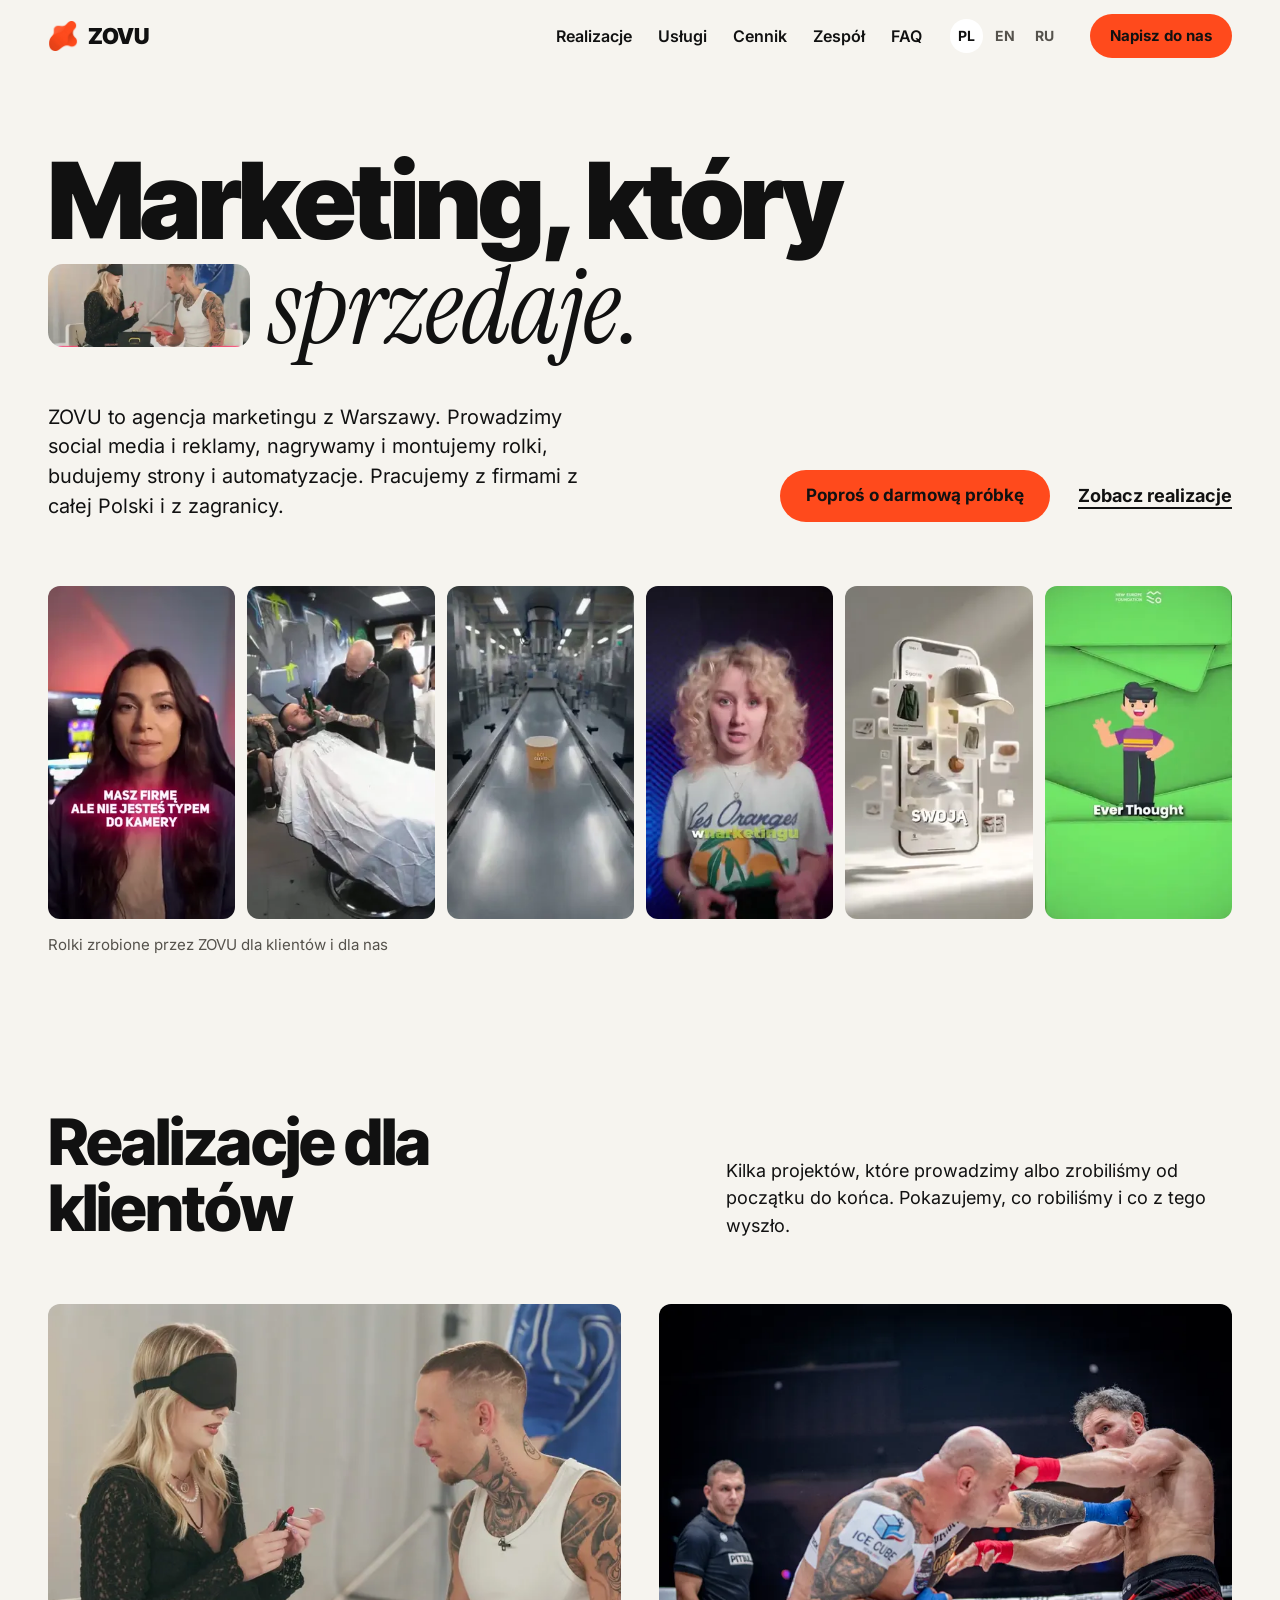
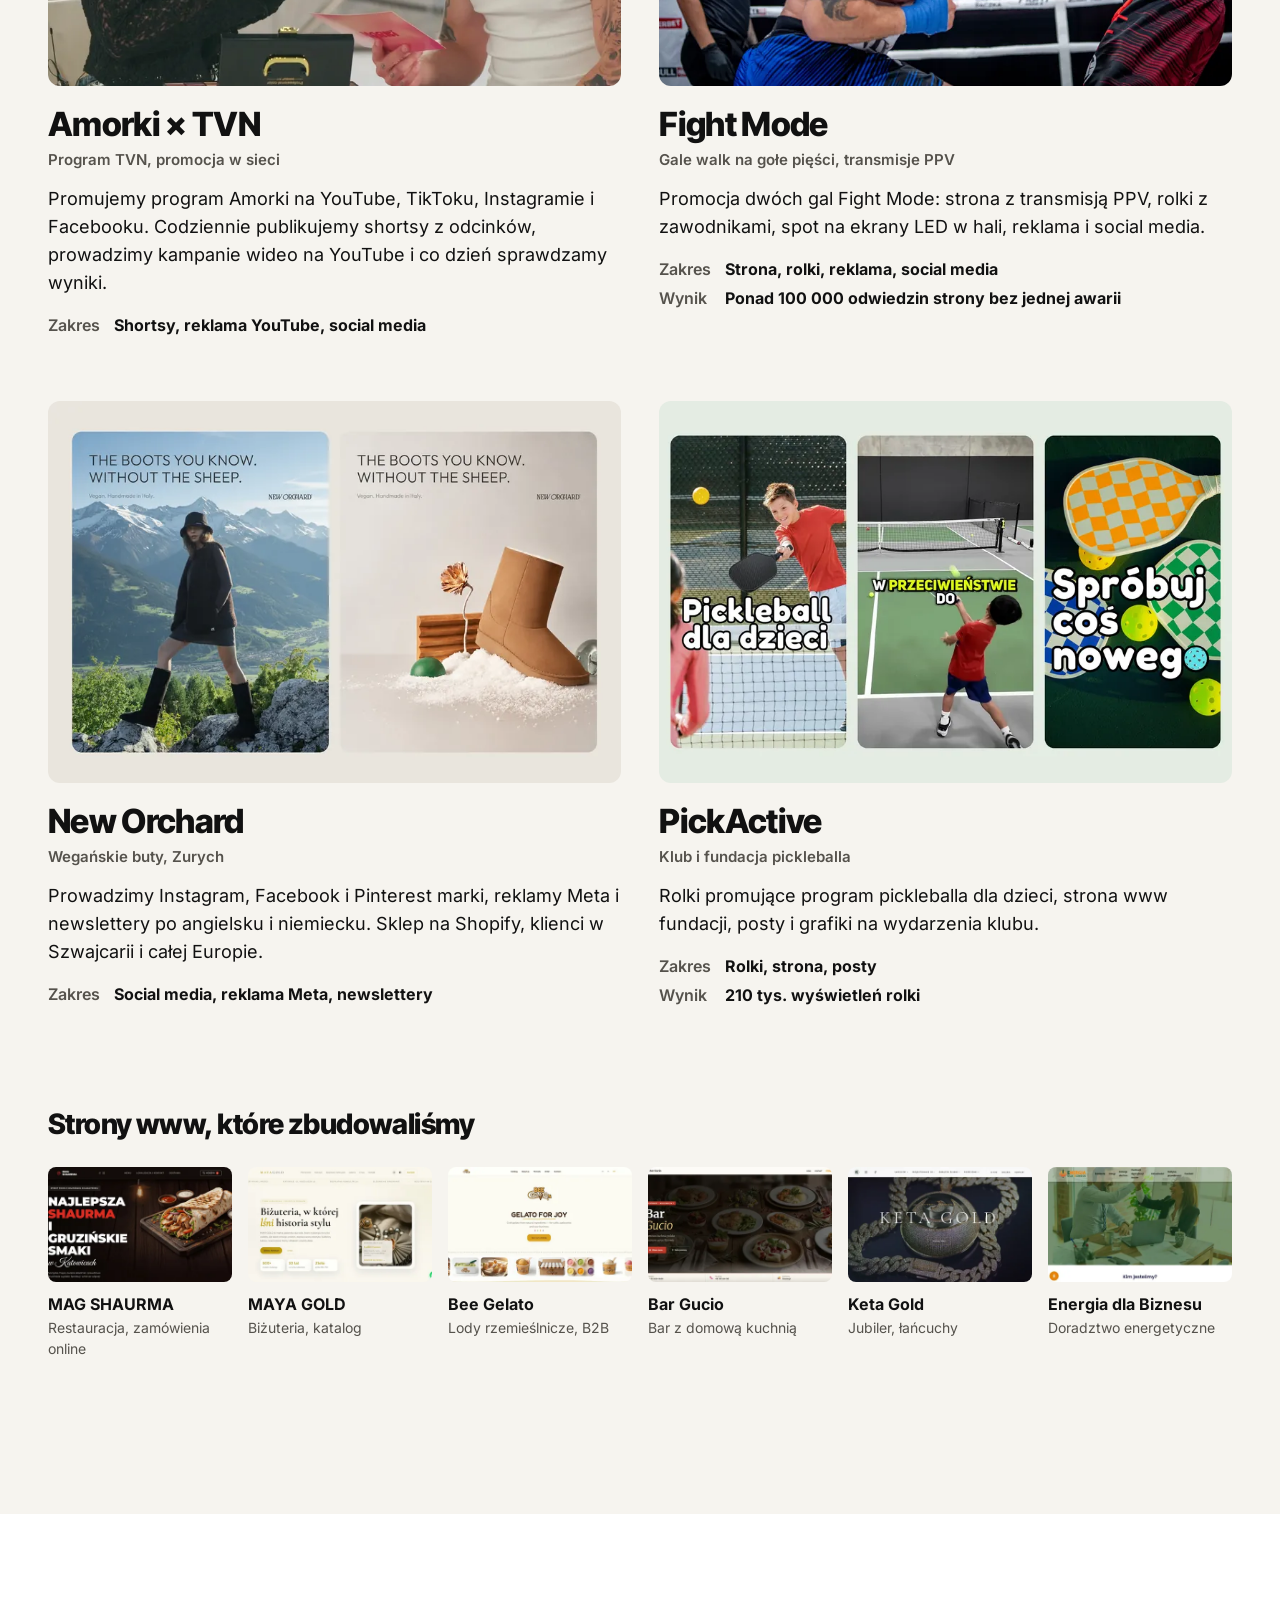
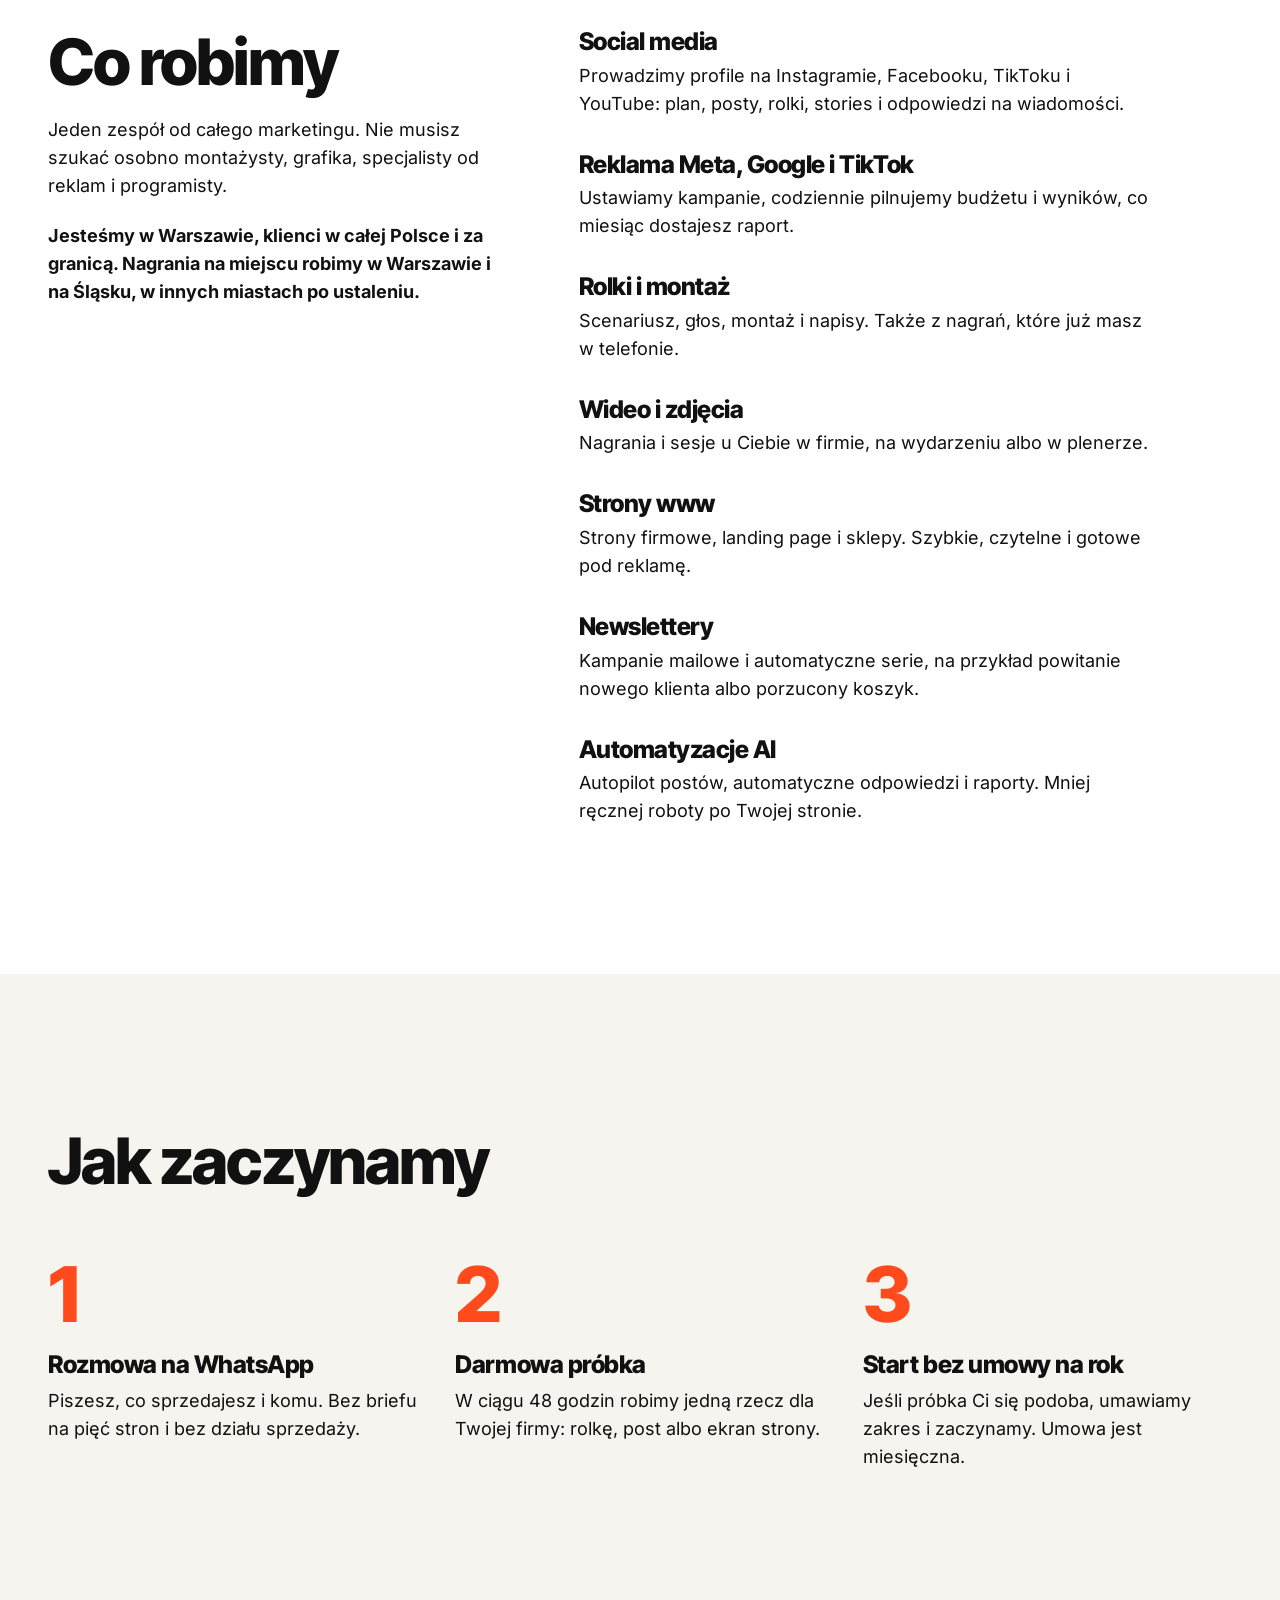
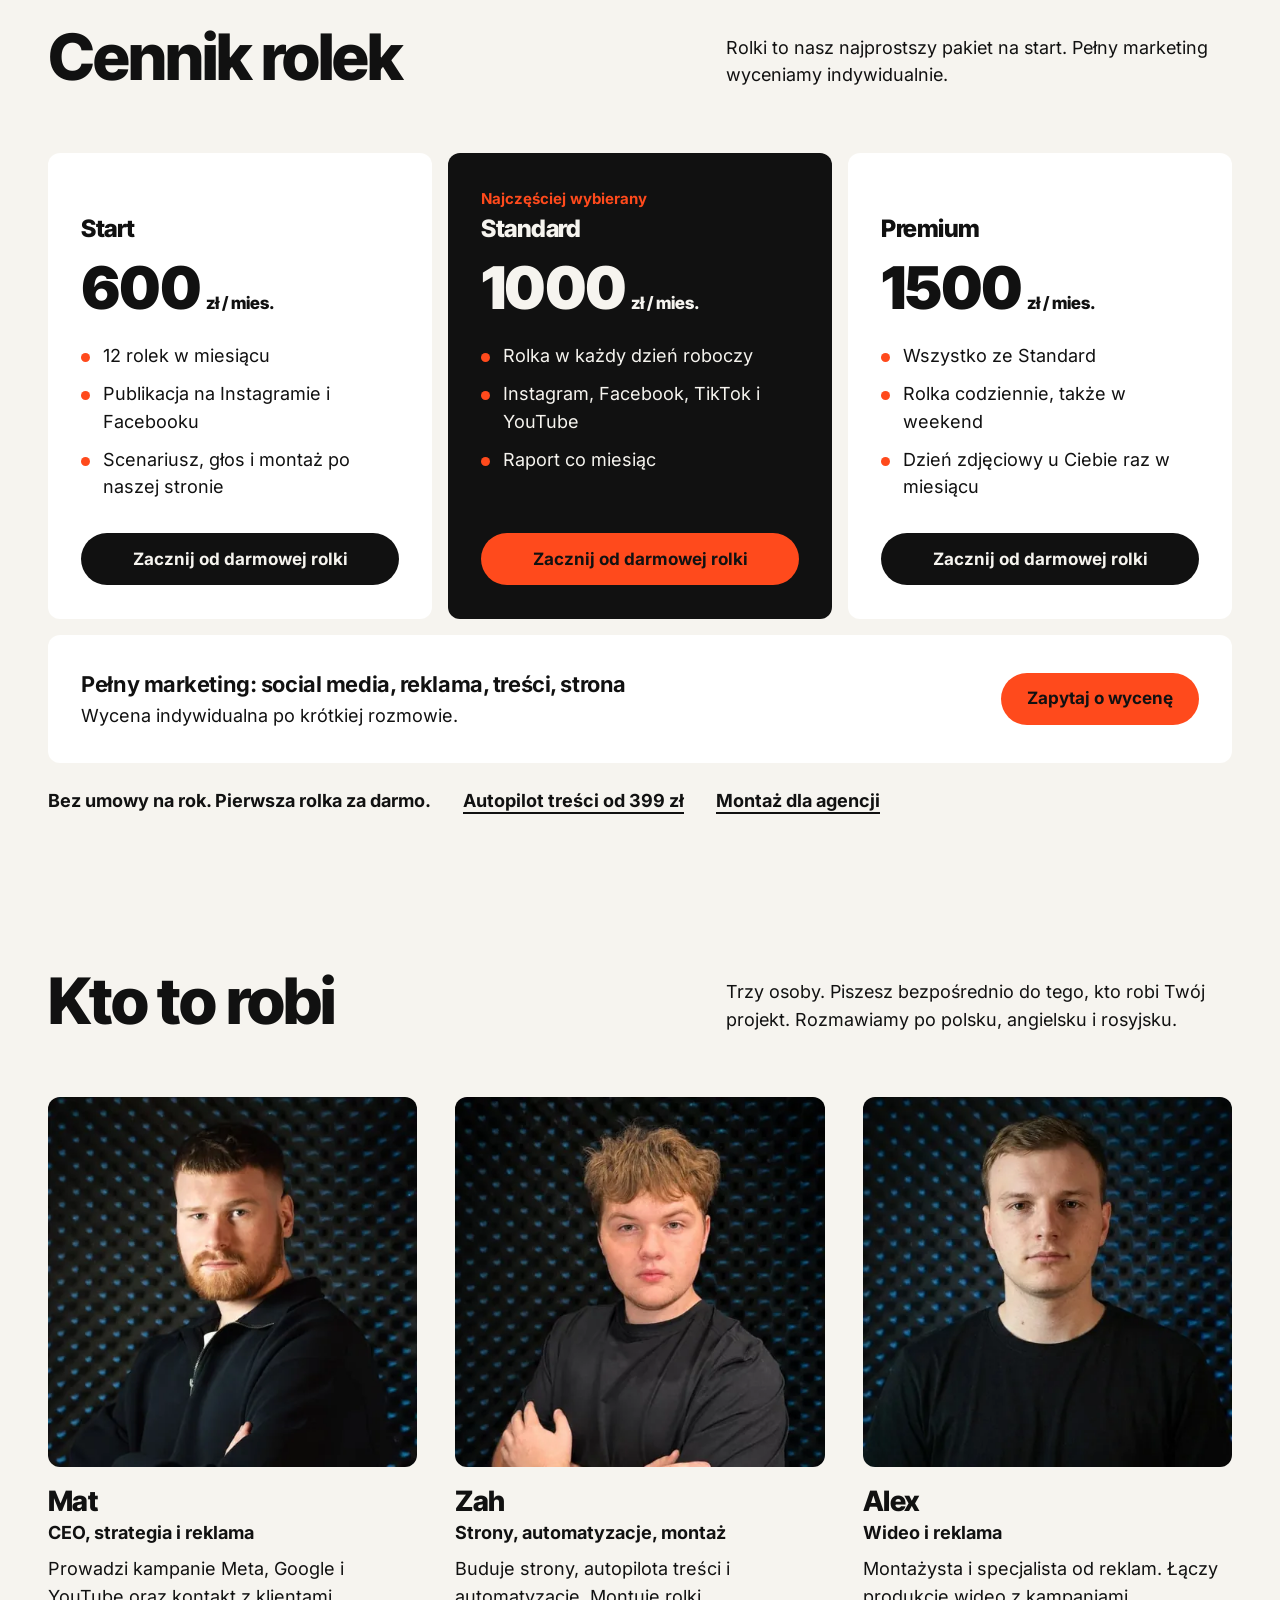
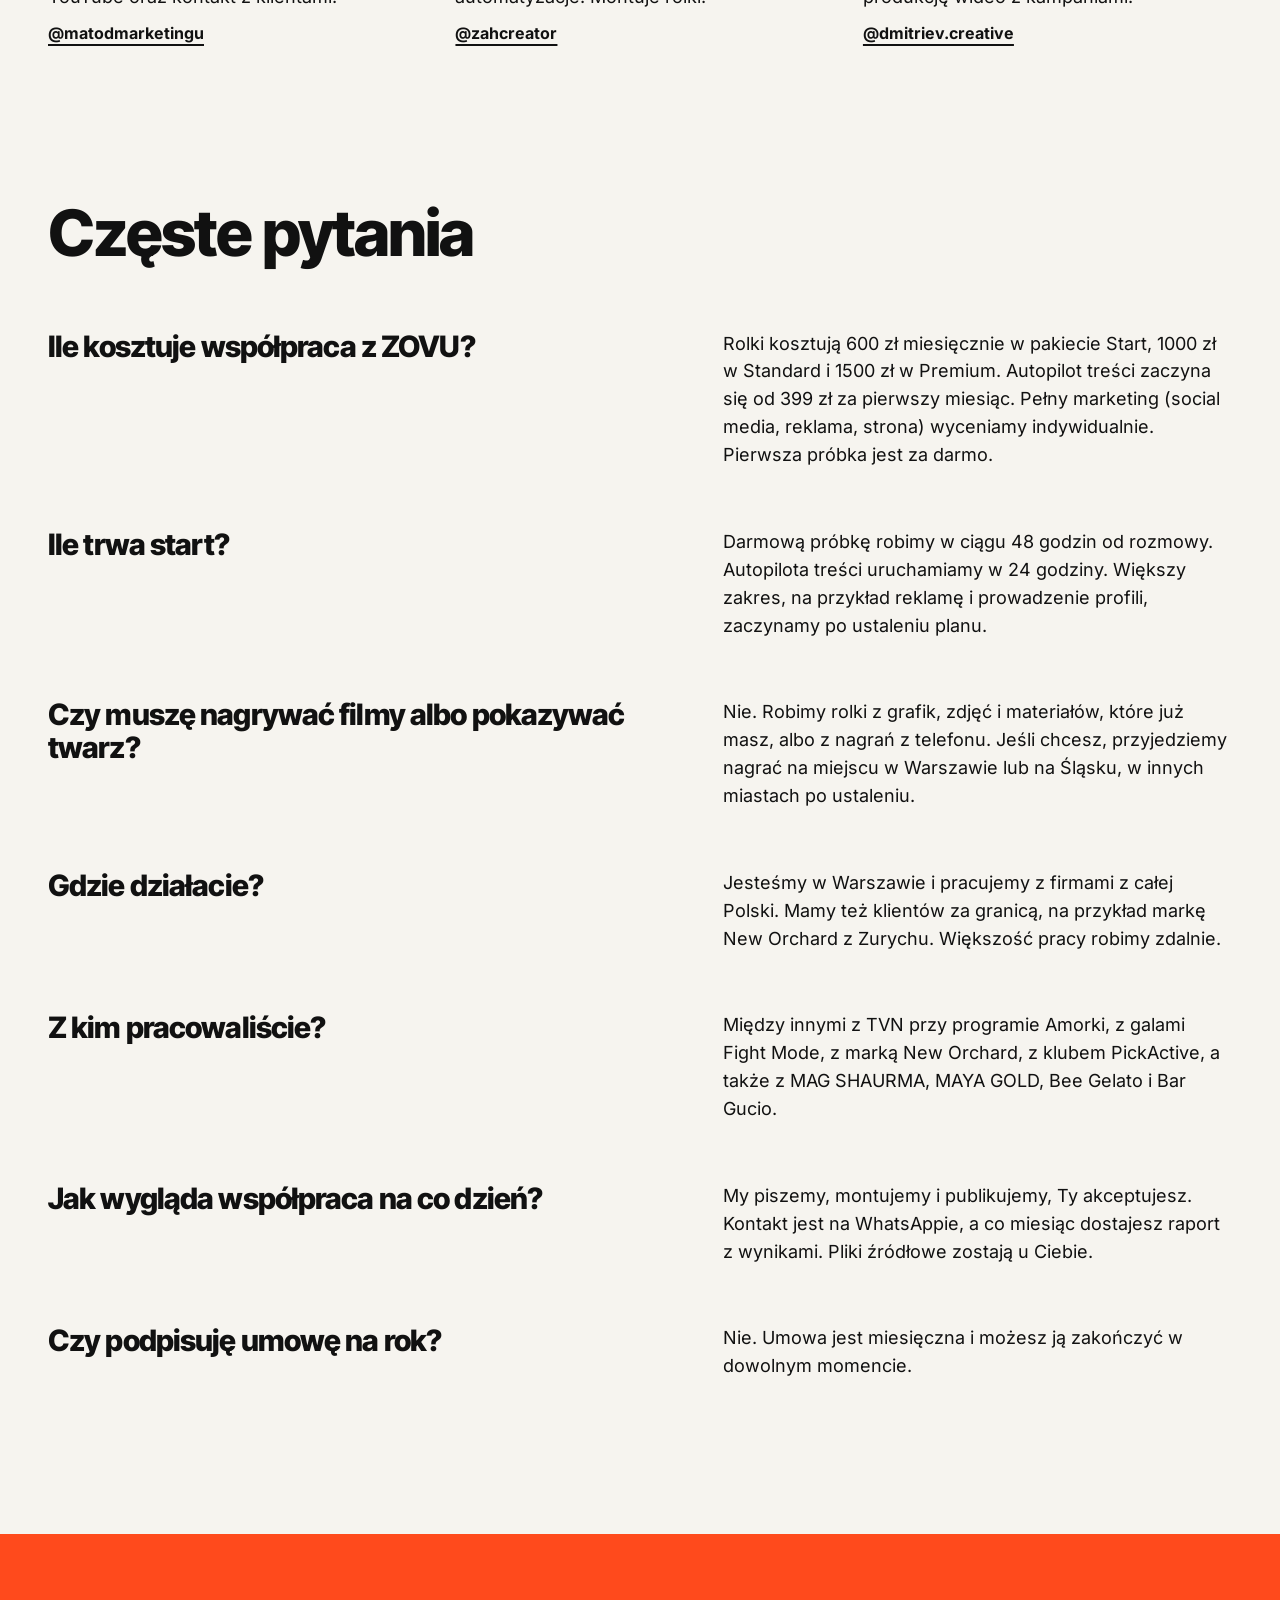
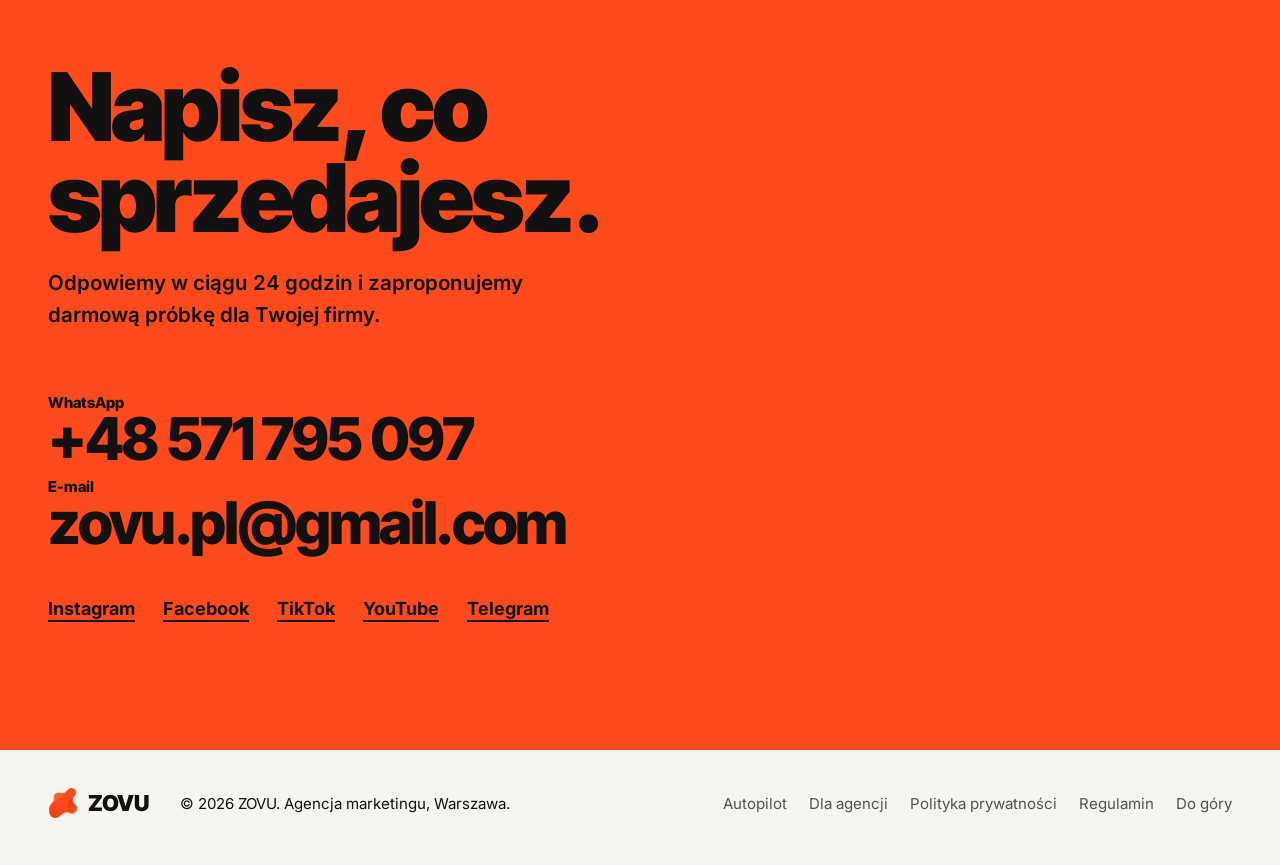
<file: index.html>
<!DOCTYPE html>
<html lang="pl">
<head>
<meta charset="utf-8">
<meta name="viewport" content="width=device-width, initial-scale=1">
<title>Agencja marketingowa Warszawa, social media i rolki | ZOVU</title>
<meta name="description" content="ZOVU to agencja marketingu z Warszawy. Prowadzimy social media, reklamy Meta, Google i TikTok, robimy rolki, strony i automatyzacje. Cała Polska i zagranica.">
<link rel="canonical" href="https://zovu.pl/">
<link rel="alternate" hreflang="pl" href="https://zovu.pl/">
<link rel="alternate" hreflang="en" href="https://zovu.pl/en/">
<link rel="alternate" hreflang="ru" href="https://zovu.pl/ru/">
<link rel="alternate" hreflang="x-default" href="https://zovu.pl/">
<meta name="theme-color" content="#f6f4ef">
<meta name="robots" content="index, follow, max-image-preview:large">
<meta property="og:type" content="website">
<meta property="og:site_name" content="ZOVU">
<meta property="og:locale" content="pl_PL">
<meta property="og:url" content="https://zovu.pl/">
<meta property="og:title" content="ZOVU: marketing, który sprzedaje">
<meta property="og:description" content="ZOVU to agencja marketingu z Warszawy. Prowadzimy social media, reklamy Meta, Google i TikTok, robimy rolki, strony i automatyzacje. Cała Polska i zagranica.">
<meta property="og:image" content="https://zovu.pl/og-image.jpg">
<meta property="og:image:width" content="1200">
<meta property="og:image:height" content="630">
<meta property="og:image:alt" content="ZOVU: marketing, który sprzedaje">
<meta name="twitter:card" content="summary_large_image">
<meta name="twitter:title" content="ZOVU: marketing, który sprzedaje">
<meta name="twitter:description" content="ZOVU to agencja marketingu z Warszawy. Prowadzimy social media, reklamy Meta, Google i TikTok, robimy rolki, strony i automatyzacje. Cała Polska i zagranica.">
<meta name="twitter:image" content="https://zovu.pl/og-image.jpg">
<link rel="icon" type="image/png" href="/favicon.png">
<link rel="apple-touch-icon" href="/apple-touch-icon.png">
<link rel="preload" href="/fonts/intertight-latin.woff2" as="font" type="font/woff2" crossorigin>
<link rel="preload" href="/fonts/inter-latin.woff2" as="font" type="font/woff2" crossorigin>
<link rel="preload" href="/fonts/instrument-latin.woff2" as="font" type="font/woff2" crossorigin>
<link rel="preload" href="/img/hero-loop.webp" as="image">
<style>@font-face{font-family:'Inter Tight';font-style:normal;font-weight:800 900;font-display:swap;src:url(/fonts/intertight-latin.woff2) format('woff2');unicode-range:U+0000-00FF,U+0131,U+0152-0153,U+02BB-02BC,U+02C6,U+02DA,U+02DC,U+0304,U+0308,U+0329,U+2000-206F,U+20AC,U+2122,U+2191,U+2193,U+2212,U+2215,U+FEFF,U+FFFD}@font-face{font-family:'Inter Tight';font-style:normal;font-weight:800 900;font-display:swap;src:url(/fonts/intertight-pl.woff2) format('woff2');unicode-range:U+0104-0107,U+0118-0119,U+0141-0144,U+015A-015B,U+0179-017C}@font-face{font-family:'Inter Tight';font-style:normal;font-weight:800 900;font-display:swap;src:url(/fonts/intertight-cyrillic.woff2) format('woff2');unicode-range:U+0301,U+0400-045F,U+0490-0491,U+04B0-04B1,U+2116}@font-face{font-family:'Inter';font-style:normal;font-weight:400 700;font-display:swap;src:url(/fonts/inter-latin.woff2) format('woff2');unicode-range:U+0000-00FF,U+0131,U+0152-0153,U+02BB-02BC,U+02C6,U+02DA,U+02DC,U+0304,U+0308,U+0329,U+2000-206F,U+20AC,U+2122,U+2191,U+2193,U+2212,U+2215,U+FEFF,U+FFFD}@font-face{font-family:'Inter';font-style:normal;font-weight:400 700;font-display:swap;src:url(/fonts/inter-pl.woff2) format('woff2');unicode-range:U+0104-0107,U+0118-0119,U+0141-0144,U+015A-015B,U+0179-017C}@font-face{font-family:'Inter';font-style:normal;font-weight:400 700;font-display:swap;src:url(/fonts/inter-cyrillic.woff2) format('woff2');unicode-range:U+0301,U+0400-045F,U+0490-0491,U+04B0-04B1,U+2116}@font-face{font-family:'Instrument Serif';font-style:italic;font-weight:400;font-display:swap;src:url(/fonts/instrument-latin.woff2) format('woff2');unicode-range:U+0000-00FF,U+0131,U+0152-0153,U+02BB-02BC,U+02C6,U+02DA,U+02DC,U+0304,U+0308,U+0329,U+2000-206F,U+20AC,U+2122,U+2191,U+2193,U+2212,U+2215,U+FEFF,U+FFFD}@font-face{font-family:'Instrument Serif';font-style:italic;font-weight:400;font-display:swap;src:url(/fonts/instrument-pl.woff2) format('woff2');unicode-range:U+0104-0107,U+0118-0119,U+0141-0144,U+015A-015B,U+0179-017C}:root{--bg:#f6f4ef;--surface:#fff;--ink:#111;--muted:#55524c;--accent:#ff4a1c;--on-accent:#111;--head:'Inter Tight',Inter,system-ui,sans-serif;--serif:'Instrument Serif',Georgia,serif;--card:#fff;--scrim:rgba(246,244,239,.96);color-scheme:light dark;--r:12px;--pad:clamp(16px,4vw,48px);--max:1360px;--gap:clamp(96px,12vw,176px)}*,*::before,*::after{box-sizing:border-box}html{-webkit-text-size-adjust:100%;scroll-behavior:smooth;scroll-padding-top:80px}body{margin:0;background:var(--bg);color:var(--ink);font:400 18px/1.55 Inter,system-ui,-apple-system,"Segoe UI",Roboto,Arial,sans-serif;-webkit-font-smoothing:antialiased;text-rendering:optimizeLegibility}img,video{display:block;max-width:100%;height:auto}a{color:inherit}h1,h2,h3{margin:0;font-family:var(--head);font-weight:800;letter-spacing:-.02em;line-height:1.02}p{margin:0}ul,ol{margin:0;padding:0;list-style:none}:focus-visible{outline:3px solid var(--accent);outline-offset:3px;border-radius:4px}::selection{background:var(--accent);color:var(--ink)}.wrap{max-width:var(--max);margin:0 auto;padding-inline:var(--pad)}.skip{position:absolute;left:-9999px;top:8px;background:#000;color:#fff;padding:10px 16px;z-index:99}.skip:focus{left:8px}.serif{font-family:var(--serif);font-style:italic;font-weight:400;letter-spacing:-.01em}.btn{display:inline-flex;align-items:center;justify-content:center;gap:10px;min-height:52px;padding:0 26px;border-radius:999px;background:var(--accent);color:var(--on-accent);font-weight:800;font-size:17px;text-decoration:none;transition:transform .2s cubic-bezier(.2,.7,.2,1),background-color .2s}.btn:hover{background:#ff6a42}.btn:active{transform:scale(.97)}.btn.ink{background:var(--ink);color:var(--bg)}.btn.ink:hover{background:#2a2a2a}.lnk{font-weight:700;text-decoration:underline;text-decoration-thickness:2px;text-underline-offset:5px;transition:text-decoration-color .2s}.lnk:hover{text-decoration-color:var(--accent)}/* nav */.top{position:sticky;top:0;z-index:20;background:var(--scrim)}.top .wrap{display:flex;align-items:center;gap:28px;height:72px}.brand{display:flex;align-items:center;gap:10px;text-decoration:none;font-family:var(--head);font-weight:900;font-size:22px;letter-spacing:-.02em}.brand img{width:30px;height:30px}.menu{display:flex;gap:26px;margin-left:auto;font-size:16px;font-weight:600}.menu a{text-decoration:none;padding:6px 0;transition:color .2s}.menu a:hover{color:var(--muted)}.langs{display:flex;gap:4px;font-size:14px;font-weight:700}.langs a{text-decoration:none;padding:6px 8px;border-radius:999px;color:var(--muted)}.langs a[aria-current]{background:var(--surface);color:var(--ink)}.top .btn{min-height:44px;padding:0 20px;font-size:15px}/* hero */.hero{padding-top:clamp(40px,6vw,88px)}.hero h1{font-weight:900;font-size:clamp(36px,8.3vw,128px);letter-spacing:-.035em;line-height:.98}:lang(ru) .hero h1{font-weight:900;font-size:clamp(30px,7.1vw,110px)}.hero h1>span{display:block}.frame{display:inline-block;vertical-align:-.04em;width:1.9em;height:.78em;margin-right:.18em;border-radius:.14em;overflow:hidden;background:var(--surface);animation:shutter 1.1s cubic-bezier(.7,0,.2,1) .15s both}.frame video,.frame img{width:100%;height:100%;object-fit:cover;animation:settle 1.4s cubic-bezier(.2,.7,.2,1) .15s both}@keyframes shutter{from{clip-path:inset(0 100% 0 0)}to{clip-path:inset(0 0 0 0)}}@keyframes settle{from{transform:scale(1.12)}to{transform:none}}.hero-dol{display:grid;grid-template-columns:minmax(0,7fr) minmax(0,5fr);gap:32px;align-items:end;margin-top:clamp(28px,3.4vw,48px)}.lead{font-size:clamp(18px,1.55vw,22px);line-height:1.5;max-width:44ch}.akcje{display:flex;flex-wrap:wrap;align-items:center;gap:16px 28px;justify-self:end}.pasek{margin-top:clamp(40px,5vw,72px)}.pasek ul{display:grid;grid-template-columns:repeat(6,minmax(0,1fr));gap:12px}.pasek li{aspect-ratio:9/16;border-radius:var(--r);overflow:hidden;background:var(--surface)}.pasek img,.pasek video{width:100%;height:100%;object-fit:cover}.pasek p{margin-top:14px;font-size:15px;color:var(--muted)}/* sekcje */.sek{margin-top:var(--gap)}.glowa{display:grid;grid-template-columns:minmax(0,6fr) minmax(0,5fr);gap:32px;align-items:end;margin-bottom:clamp(40px,5vw,72px)}.glowa h2,.h2{font-size:clamp(36px,5vw,76px);letter-spacing:-.03em}.glowa p{font-size:clamp(17px,1.4vw,20px);max-width:46ch;justify-self:end}.cases{display:grid;grid-template-columns:repeat(2,minmax(0,1fr));gap:clamp(48px,5vw,72px) clamp(24px,3vw,40px)}.case figure{margin:0;border-radius:var(--r);overflow:hidden;background:var(--surface);aspect-ratio:3/2}.case figure img{width:100%;height:100%;object-fit:cover;transition:transform .8s cubic-bezier(.2,.7,.2,1)}.case:hover figure img{transform:scale(1.03)}.case h3{font-size:clamp(28px,2.6vw,40px);margin-top:22px}.case h3 a{text-decoration:none}.case h3 a:hover{text-decoration:underline;text-decoration-thickness:3px;text-underline-offset:6px;text-decoration-color:var(--accent)}.kat{font-size:15px;color:var(--muted);margin-top:6px;font-weight:600}.case .opis{margin-top:14px;max-width:56ch}.case dl{margin:16px 0 0;display:grid;grid-template-columns:auto 1fr;gap:4px 14px;font-size:16px}.case dt{color:var(--muted);font-weight:600}.case dd{margin:0;font-weight:700}.www{margin-top:clamp(72px,8vw,120px)}.www h3{font-size:clamp(24px,2.2vw,32px);margin-bottom:28px}.www ul{display:grid;grid-template-columns:repeat(6,minmax(0,1fr));gap:24px 16px}.www a{text-decoration:none;display:block}.www img{border-radius:8px;aspect-ratio:16/10;object-fit:cover;width:100%;background:var(--surface);transition:transform .3s}.www a:hover img{transform:translateY(-4px)}.www b{display:block;margin-top:10px;font-size:16px}.www span{display:block;font-size:14px;color:var(--muted)}.pole{background:var(--surface);padding-block:clamp(72px,9vw,136px)}.uslugi{display:grid;grid-template-columns:minmax(0,5fr) minmax(0,7fr);gap:clamp(32px,5vw,80px)}.uslugi .lewa{align-self:start;position:sticky;top:104px}.uslugi .lewa p{margin-top:22px;max-width:40ch}.uslugi .lewa .gdzie{font-weight:700}.uslugi li{padding-block:0 34px}.uslugi li h3{font-size:clamp(22px,1.9vw,28px)}.uslugi li p{margin-top:8px;max-width:52ch}.kroki{display:grid;grid-template-columns:repeat(3,minmax(0,1fr));gap:clamp(24px,3vw,48px);counter-reset:k}.kroki li{counter-increment:k}.kroki li::before{content:counter(k);display:block;font-family:var(--head);font-weight:900;font-size:clamp(56px,6vw,96px);font-weight:800;letter-spacing:-.05em;line-height:1;color:var(--accent);margin-bottom:18px}.kroki h3{font-size:clamp(22px,1.9vw,28px)}.kroki p{margin-top:10px;max-width:38ch}.plany{display:grid;grid-template-columns:repeat(3,minmax(0,1fr));gap:16px}.plan{background:var(--surface);border-radius:var(--r);padding:clamp(24px,2.6vw,40px);display:flex;flex-direction:column}.plan.pop{background:var(--ink);color:var(--bg)}.plan .znak{font-size:15px;font-weight:700;color:var(--accent);min-height:24px}.plan h3{font-size:24px;margin-top:6px}.cena{margin-top:18px;font-family:var(--head);font-weight:900;letter-spacing:-.03em;font-size:clamp(48px,4.6vw,72px);line-height:1}.cena small{font-size:17px;letter-spacing:0;font-weight:600;margin-left:6px}.plan ul{margin:24px 0 32px;display:grid;gap:10px}.plan li{padding-left:22px;position:relative}.plan li::before{content:"";position:absolute;left:0;top:.62em;width:9px;height:9px;border-radius:50%;background:var(--accent)}.plan .btn{margin-top:auto}.plan:not(.pop) .btn{background:var(--ink);color:var(--bg)}.plan:not(.pop) .btn:hover{background:#333}.pelny{margin-top:16px;background:var(--surface);border-radius:var(--r);padding:clamp(24px,2.6vw,40px);display:flex;flex-wrap:wrap;align-items:center;justify-content:space-between;gap:20px}.pelny b{display:block;font-size:clamp(20px,1.7vw,26px);letter-spacing:-.02em}.pod{display:flex;flex-wrap:wrap;gap:12px 32px;margin-top:24px;align-items:center}.pod p{font-weight:700}.ludzie{display:grid;grid-template-columns:repeat(3,minmax(0,1fr));gap:clamp(24px,3vw,48px)}.ludzie img{width:100%;aspect-ratio:1;object-fit:cover;border-radius:var(--r);background:var(--surface)}.ludzie h3{font-size:28px;margin-top:20px}.ludzie .rola{font-weight:700;margin-top:4px}.ludzie p.bio{margin-top:8px;max-width:36ch}.ludzie a{display:inline-block;margin-top:10px;font-size:16px}.faq{display:grid;gap:clamp(40px,4.6vw,64px)}.qa{display:grid;grid-template-columns:minmax(0,6fr) minmax(0,5fr);gap:24px clamp(32px,5vw,80px)}.qa h3{font-size:clamp(22px,2.3vw,34px);letter-spacing:-.03em;line-height:1.12}.qa p{max-width:46ch}.kontakt{background:var(--accent);color:#111;padding-block:clamp(80px,10vw,152px);margin-top:var(--gap)}.kontakt h2{font-weight:900;font-size:clamp(40px,7.4vw,120px);letter-spacing:-.035em;line-height:.96;max-width:14ch}.kontakt .wrap>p{margin-top:24px;font-size:clamp(18px,1.6vw,22px);max-width:40ch;font-weight:600}.drogi{margin-top:clamp(40px,5vw,72px);display:grid;gap:8px}.drogi a{font-family:var(--head);font-size:clamp(28px,4.6vw,72px);font-weight:800;letter-spacing:-.04em;line-height:1.08;text-decoration:none;width:fit-content;max-width:100%;overflow-wrap:anywhere}.drogi a:hover{text-decoration:underline;text-decoration-thickness:4px;text-underline-offset:8px}.drogi span{display:block;font-size:15px;font-weight:700;letter-spacing:0;margin-bottom:-4px}.soc{display:flex;flex-wrap:wrap;gap:10px 28px;margin-top:40px;font-weight:700}.soc a{text-decoration:underline;text-decoration-thickness:2px;text-underline-offset:5px}footer{padding-block:36px 44px}footer .wrap{display:flex;flex-wrap:wrap;gap:16px 32px;align-items:center;font-size:15px}footer nav{display:flex;flex-wrap:wrap;gap:8px 22px;margin-left:auto}footer nav a{text-decoration:none;color:var(--muted)}footer nav a:hover{color:var(--ink)}@media (prefers-color-scheme:dark){:root{--bg:#111;--surface:#1c1c1b;--card:#1c1c1b;--ink:#f6f4ef;--muted:#b4b0a8;--scrim:rgba(17,17,17,.96)}.btn.ink:hover,.plan:not(.pop) .btn:hover{background:#d9d6cf}.langs a[aria-current]{background:#2a2a28}}/* ruch */.js .rv{opacity:0;transform:translateY(24px);transition:opacity .7s cubic-bezier(.2,.7,.2,1),transform .7s cubic-bezier(.2,.7,.2,1)}.js .rv.on{opacity:1;transform:none}@media (prefers-reduced-motion:reduce){*,*::before,*::after{animation:none!important;transition:none!important;scroll-behavior:auto!important}.js .rv{opacity:1;transform:none}}/* tablet */@media (max-width:1100px){.menu{display:none}.www ul{grid-template-columns:repeat(3,minmax(0,1fr))}}@media (max-width:900px){ .hero-dol,.glowa,.uslugi,.qa{grid-template-columns:1fr} .akcje,.glowa p{justify-self:start} .uslugi .lewa{position:static} .cases{grid-template-columns:1fr} .plany,.kroki,.ludzie{grid-template-columns:1fr} .ludzie{grid-template-columns:repeat(3,minmax(0,1fr))} .qa{gap:10px}}/* telefon */@media (max-width:640px){ body{font-size:17px} .top .wrap{height:64px;gap:12px} .brand{font-size:20px} .langs{margin-left:auto} .langs a{padding:6px 6px} .top .btn{display:none} .hero h1{font-weight:900;font-size:9.4vw;max-width:none} :lang(ru) .hero h1{font-weight:900;font-size:8.4vw} .hero h1 .frame{display:block;width:100%;height:auto;aspect-ratio:12/5;margin:14px 0 10px;border-radius:var(--r)} .akcje{width:100%} .akcje .btn{width:100%} .pasek ul{display:flex;overflow-x:auto;scroll-snap-type:x mandatory;margin-inline:calc(var(--pad)*-1);padding-inline:var(--pad);scrollbar-width:none} .pasek ul::-webkit-scrollbar{display:none} .pasek li{flex:0 0 40vw;scroll-snap-align:start} .www ul{grid-template-columns:repeat(2,minmax(0,1fr))} .ludzie{grid-template-columns:1fr} .ludzie li{display:grid;grid-template-columns:112px 1fr;gap:0 16px;align-items:start} .ludzie h3{margin-top:0;font-size:24px} .ludzie img{grid-row:span 4} .pelny .btn,.plan .btn{width:100%} footer nav{margin-left:0}}</style>
<script>document.documentElement.classList.add('js')</script>
<script type="application/ld+json">{
 "@context": "https://schema.org",
 "@graph": [
  {
   "@type": "ProfessionalService",
   "@id": "https://zovu.pl/#org",
   "name": "ZOVU",
   "url": "https://zovu.pl/",
   "logo": "https://zovu.pl/logo_icon.png",
   "image": "https://zovu.pl/og-image.jpg",
   "description": "ZOVU to agencja marketingu z Warszawy. Prowadzimy social media i reklamy, nagrywamy i montujemy rolki, budujemy strony i automatyzacje. Pracujemy z firmami z całej Polski i z zagranicy.",
   "email": "zovu.pl@gmail.com",
   "telephone": "+48571795097",
   "priceRange": "399-1500 PLN",
   "address": {
    "@type": "PostalAddress",
    "addressLocality": "Warszawa",
    "addressRegion": "mazowieckie",
    "addressCountry": "PL"
   },
   "areaServed": [
    {
     "@type": "Country",
     "name": "Polska"
    },
    {
     "@type": "Place",
     "name": "Europe"
    }
   ],
   "knowsLanguage": [
    "pl",
    "en",
    "ru"
   ],
   "sameAs": [
    "https://www.instagram.com/zovu.pl/",
    "https://www.facebook.com/zovupl",
    "https://www.tiktok.com/@zovu.pl",
    "https://www.youtube.com/@ZOVUPL"
   ]
  },
  {
   "@type": "WebSite",
   "@id": "https://zovu.pl/#site",
   "url": "https://zovu.pl/",
   "name": "ZOVU",
   "publisher": {
    "@id": "https://zovu.pl/#org"
   },
   "inLanguage": [
    "pl",
    "en",
    "ru"
   ]
  },
  {
   "@type": "WebPage",
   "@id": "https://zovu.pl/#page",
   "url": "https://zovu.pl/",
   "name": "Agencja marketingowa Warszawa, social media i rolki | ZOVU",
   "description": "ZOVU to agencja marketingu z Warszawy. Prowadzimy social media, reklamy Meta, Google i TikTok, robimy rolki, strony i automatyzacje. Cała Polska i zagranica.",
   "inLanguage": "pl",
   "isPartOf": {
    "@id": "https://zovu.pl/#site"
   },
   "about": {
    "@id": "https://zovu.pl/#org"
   },
   "primaryImageOfPage": "https://zovu.pl/og-image.jpg",
   "dateModified": "2026-10-28"
  },
  {
   "@type": "Service",
   "@id": "https://zovu.pl/#usluga-1",
   "name": "Social media",
   "description": "Prowadzimy profile na Instagramie, Facebooku, TikToku i YouTube: plan, posty, rolki, stories i odpowiedzi na wiadomości.",
   "serviceType": "Social media",
   "provider": {
    "@id": "https://zovu.pl/#org"
   },
   "areaServed": [
    {
     "@type": "Country",
     "name": "Polska"
    },
    {
     "@type": "Place",
     "name": "Europe"
    }
   ]
  },
  {
   "@type": "Service",
   "@id": "https://zovu.pl/#usluga-2",
   "name": "Reklama Meta, Google i TikTok",
   "description": "Ustawiamy kampanie, codziennie pilnujemy budżetu i wyników, co miesiąc dostajesz raport.",
   "serviceType": "Reklama Meta, Google i TikTok",
   "provider": {
    "@id": "https://zovu.pl/#org"
   },
   "areaServed": [
    {
     "@type": "Country",
     "name": "Polska"
    },
    {
     "@type": "Place",
     "name": "Europe"
    }
   ]
  },
  {
   "@type": "Service",
   "@id": "https://zovu.pl/#usluga-3",
   "name": "Rolki i montaż",
   "description": "Scenariusz, głos, montaż i napisy. Także z nagrań, które już masz w telefonie.",
   "serviceType": "Rolki i montaż",
   "provider": {
    "@id": "https://zovu.pl/#org"
   },
   "areaServed": [
    {
     "@type": "Country",
     "name": "Polska"
    },
    {
     "@type": "Place",
     "name": "Europe"
    }
   ],
   "offers": [
    {
     "@type": "Offer",
     "name": "Rolki i montaż: Start",
     "price": 600,
     "priceCurrency": "PLN",
     "priceSpecification": {
      "@type": "UnitPriceSpecification",
      "price": 600,
      "priceCurrency": "PLN",
      "unitCode": "MON"
     }
    },
    {
     "@type": "Offer",
     "name": "Rolki i montaż: Standard",
     "price": 1000,
     "priceCurrency": "PLN",
     "priceSpecification": {
      "@type": "UnitPriceSpecification",
      "price": 1000,
      "priceCurrency": "PLN",
      "unitCode": "MON"
     }
    },
    {
     "@type": "Offer",
     "name": "Rolki i montaż: Premium",
     "price": 1500,
     "priceCurrency": "PLN",
     "priceSpecification": {
      "@type": "UnitPriceSpecification",
      "price": 1500,
      "priceCurrency": "PLN",
      "unitCode": "MON"
     }
    }
   ]
  },
  {
   "@type": "Service",
   "@id": "https://zovu.pl/#usluga-4",
   "name": "Wideo i zdjęcia",
   "description": "Nagrania i sesje u Ciebie w firmie, na wydarzeniu albo w plenerze.",
   "serviceType": "Wideo i zdjęcia",
   "provider": {
    "@id": "https://zovu.pl/#org"
   },
   "areaServed": [
    {
     "@type": "Country",
     "name": "Polska"
    },
    {
     "@type": "Place",
     "name": "Europe"
    }
   ]
  },
  {
   "@type": "Service",
   "@id": "https://zovu.pl/#usluga-5",
   "name": "Strony www",
   "description": "Strony firmowe, landing page i sklepy. Szybkie, czytelne i gotowe pod reklamę.",
   "serviceType": "Strony www",
   "provider": {
    "@id": "https://zovu.pl/#org"
   },
   "areaServed": [
    {
     "@type": "Country",
     "name": "Polska"
    },
    {
     "@type": "Place",
     "name": "Europe"
    }
   ]
  },
  {
   "@type": "Service",
   "@id": "https://zovu.pl/#usluga-6",
   "name": "Newslettery",
   "description": "Kampanie mailowe i automatyczne serie, na przykład powitanie nowego klienta albo porzucony koszyk.",
   "serviceType": "Newslettery",
   "provider": {
    "@id": "https://zovu.pl/#org"
   },
   "areaServed": [
    {
     "@type": "Country",
     "name": "Polska"
    },
    {
     "@type": "Place",
     "name": "Europe"
    }
   ]
  },
  {
   "@type": "Service",
   "@id": "https://zovu.pl/#usluga-7",
   "name": "Automatyzacje AI",
   "description": "Autopilot postów, automatyczne odpowiedzi i raporty. Mniej ręcznej roboty po Twojej stronie.",
   "serviceType": "Automatyzacje AI",
   "provider": {
    "@id": "https://zovu.pl/#org"
   },
   "areaServed": [
    {
     "@type": "Country",
     "name": "Polska"
    },
    {
     "@type": "Place",
     "name": "Europe"
    }
   ]
  },
  {
   "@type": "FAQPage",
   "@id": "https://zovu.pl/#faq",
   "inLanguage": "pl",
   "mainEntity": [
    {
     "@type": "Question",
     "name": "Ile kosztuje współpraca z ZOVU?",
     "acceptedAnswer": {
      "@type": "Answer",
      "text": "Rolki kosztują 600 zł miesięcznie w pakiecie Start, 1000 zł w Standard i 1500 zł w Premium. Autopilot treści zaczyna się od 399 zł za pierwszy miesiąc. Pełny marketing (social media, reklama, strona) wyceniamy indywidualnie. Pierwsza próbka jest za darmo."
     }
    },
    {
     "@type": "Question",
     "name": "Ile trwa start?",
     "acceptedAnswer": {
      "@type": "Answer",
      "text": "Darmową próbkę robimy w ciągu 48 godzin od rozmowy. Autopilota treści uruchamiamy w 24 godziny. Większy zakres, na przykład reklamę i prowadzenie profili, zaczynamy po ustaleniu planu."
     }
    },
    {
     "@type": "Question",
     "name": "Czy muszę nagrywać filmy albo pokazywać twarz?",
     "acceptedAnswer": {
      "@type": "Answer",
      "text": "Nie. Robimy rolki z grafik, zdjęć i materiałów, które już masz, albo z nagrań z telefonu. Jeśli chcesz, przyjedziemy nagrać na miejscu w Warszawie lub na Śląsku, w innych miastach po ustaleniu."
     }
    },
    {
     "@type": "Question",
     "name": "Gdzie działacie?",
     "acceptedAnswer": {
      "@type": "Answer",
      "text": "Jesteśmy w Warszawie i pracujemy z firmami z całej Polski. Mamy też klientów za granicą, na przykład markę New Orchard z Zurychu. Większość pracy robimy zdalnie."
     }
    },
    {
     "@type": "Question",
     "name": "Z kim pracowaliście?",
     "acceptedAnswer": {
      "@type": "Answer",
      "text": "Między innymi z TVN przy programie Amorki, z galami Fight Mode, z marką New Orchard, z klubem PickActive, a także z MAG SHAURMA, MAYA GOLD, Bee Gelato i Bar Gucio."
     }
    },
    {
     "@type": "Question",
     "name": "Jak wygląda współpraca na co dzień?",
     "acceptedAnswer": {
      "@type": "Answer",
      "text": "My piszemy, montujemy i publikujemy, Ty akceptujesz. Kontakt jest na WhatsAppie, a co miesiąc dostajesz raport z wynikami. Pliki źródłowe zostają u Ciebie."
     }
    },
    {
     "@type": "Question",
     "name": "Czy podpisuję umowę na rok?",
     "acceptedAnswer": {
      "@type": "Answer",
      "text": "Nie. Umowa jest miesięczna i możesz ją zakończyć w dowolnym momencie."
     }
    }
   ]
  }
 ]
}</script>
</head>
<body>
<a class="skip" href="#tresc">Przejdź do treści</a>
<header class="top">
 <div class="wrap">
  <a class="brand" href="/" aria-label="ZOVU"><img src="/logo_icon.webp" width="30" height="30" alt=""><span>ZOVU</span></a>
  <nav class="menu" aria-label="Menu">
   <a href="#realizacje">Realizacje</a><a href="#uslugi">Usługi</a><a href="#cennik">Cennik</a><a href="#zespol">Zespół</a><a href="#faq">FAQ</a>
  </nav>
  <div class="langs"><a href="/" hreflang="pl" lang="pl" aria-current="page">PL</a><a href="/en/" hreflang="en" lang="en">EN</a><a href="/ru/" hreflang="ru" lang="ru">RU</a></div>
  <a class="btn" href="#kontakt">Napisz do nas</a>
 </div>
</header>
<main id="tresc">
<section class="hero wrap" id="start">
 <h1><span>Marketing, który</span><span><span class="frame" aria-hidden="true"><video id="petla" muted loop playsinline preload="none" poster="/img/hero-loop.webp" width="576" height="240"><source data-src="/img/hero-loop.mp4" type="video/mp4"></video></span><span class="serif">sprzedaje.</span></span></h1>
 <div class="hero-dol">
  <p class="lead">ZOVU to agencja marketingu z Warszawy. Prowadzimy social media i reklamy, nagrywamy i montujemy rolki, budujemy strony i automatyzacje. Pracujemy z firmami z całej Polski i z zagranicy.</p>
  <div class="akcje"><a class="btn" href="https://wa.me/48571795097?text=Cze%C5%9B%C4%87!%20Chc%C4%99%20darmow%C4%85%20pr%C3%B3bk%C4%99%20dla%20mojej%20firmy%3A%20" target="_blank" rel="noopener">Poproś o darmową próbkę</a><a class="lnk" href="#realizacje">Zobacz realizacje</a></div>
 </div>
 <div class="pasek"><ul><li><video data-auto muted loop playsinline preload="none" poster="/img/rolka-1-270.webp" width="270" height="480" aria-hidden="true"><source data-src="/tasma1.mp4" type="video/mp4"></video></li><li><img src="/img/rolka-3-270.webp" srcset="/img/rolka-3-270.webp 270w, /img/rolka-3-450.webp 450w" sizes="(max-width:640px) 40vw, 15vw" width="450" height="800" alt="" loading="eager" decoding="async"></li><li><video data-auto muted loop playsinline preload="none" poster="/img/rolka-5-270.webp" width="270" height="480" aria-hidden="true"><source data-src="/tasma5.mp4" type="video/mp4"></video></li><li><img src="/img/rolka-7-270.webp" srcset="/img/rolka-7-270.webp 270w, /img/rolka-7-450.webp 450w" sizes="(max-width:640px) 40vw, 15vw" width="450" height="800" alt="" loading="eager" decoding="async"></li><li><img src="/img/rolka-9-270.webp" srcset="/img/rolka-9-270.webp 270w, /img/rolka-9-450.webp 450w" sizes="(max-width:640px) 40vw, 15vw" width="450" height="800" alt="" loading="lazy" decoding="async"></li><li><img src="/img/rolka-8-270.webp" srcset="/img/rolka-8-270.webp 270w, /img/rolka-8-450.webp 450w" sizes="(max-width:640px) 40vw, 15vw" width="450" height="800" alt="" loading="lazy" decoding="async"></li></ul><p>Rolki zrobione przez ZOVU dla klientów i dla nas</p></div>
</section>

<section class="sek wrap" id="realizacje" aria-labelledby="h-realizacje">
 <div class="glowa"><h2 id="h-realizacje" class="rv">Realizacje dla klientów</h2><p class="rv">Kilka projektów, które prowadzimy albo zrobiliśmy od początku do końca. Pokazujemy, co robiliśmy i co z tego wyszło.</p></div>
 <div class="cases">
<article class="case rv">
  <figure><img src="/img/case-amorki-800.webp" srcset="/img/case-amorki-480.webp 480w, /img/case-amorki-800.webp 800w, /img/case-amorki-1200.webp 1200w" sizes="(max-width:900px) 92vw, 46vw" width="1200" height="800" alt="Kadr z programu Amorki: randka w ciemno, dziewczyna z opaską na oczach i chłopak w studiu" loading="lazy" decoding="async"></figure>
  <h3>Amorki × TVN</h3>
  <p class="kat">Program TVN, promocja w sieci</p>
  <p class="opis">Promujemy program Amorki na YouTube, TikToku, Instagramie i Facebooku. Codziennie publikujemy shortsy z odcinków, prowadzimy kampanie wideo na YouTube i co dzień sprawdzamy wyniki.</p>
  <dl><dt>Zakres</dt><dd>Shortsy, reklama YouTube, social media</dd></dl>
</article>
<article class="case rv">
  <figure><img src="/img/case-fightmode-800.webp" srcset="/img/case-fightmode-480.webp 480w, /img/case-fightmode-800.webp 800w, /img/case-fightmode-1200.webp 1200w" sizes="(max-width:900px) 92vw, 46vw" width="1200" height="800" alt="Wymiana ciosów na gali Fight Mode, sędzia przy ringu" loading="lazy" decoding="async"></figure>
  <h3><a href="https://fightmode.tv" target="_blank" rel="noopener">Fight Mode</a></h3>
  <p class="kat">Gale walk na gołe pięści, transmisje PPV</p>
  <p class="opis">Promocja dwóch gal Fight Mode: strona z transmisją PPV, rolki z zawodnikami, spot na ekrany LED w hali, reklama i social media.</p>
  <dl><dt>Zakres</dt><dd>Strona, rolki, reklama, social media</dd><dt>Wynik</dt><dd>Ponad 100 000 odwiedzin strony bez jednej awarii</dd></dl>
</article>
<article class="case rv">
  <figure><img src="/img/case-neworchard-800.webp" srcset="/img/case-neworchard-480.webp 480w, /img/case-neworchard-800.webp 800w, /img/case-neworchard-1200.webp 1200w" sizes="(max-width:900px) 92vw, 46vw" width="1200" height="800" alt="Dwie reklamy New Orchard: kobieta w butach w Alpach i but w kolorze karmelowym na śniegu" loading="lazy" decoding="async"></figure>
  <h3><a href="https://neworchard.com" target="_blank" rel="noopener">New Orchard</a></h3>
  <p class="kat">Wegańskie buty, Zurych</p>
  <p class="opis">Prowadzimy Instagram, Facebook i Pinterest marki, reklamy Meta i newslettery po angielsku i niemiecku. Sklep na Shopify, klienci w Szwajcarii i całej Europie.</p>
  <dl><dt>Zakres</dt><dd>Social media, reklama Meta, newslettery</dd></dl>
</article>
<article class="case rv">
  <figure><img src="/img/case-pickactive-800.webp" srcset="/img/case-pickactive-480.webp 480w, /img/case-pickactive-800.webp 800w, /img/case-pickactive-1200.webp 1200w" sizes="(max-width:900px) 92vw, 46vw" width="1200" height="800" alt="Okładki rolek PickActive: pickleball dla dzieci, chłopiec przy siatce i rakietki" loading="lazy" decoding="async"></figure>
  <h3><a href="https://pickactive.pl" target="_blank" rel="noopener">PickActive</a></h3>
  <p class="kat">Klub i fundacja pickleballa</p>
  <p class="opis">Rolki promujące program pickleballa dla dzieci, strona www fundacji, posty i grafiki na wydarzenia klubu.</p>
  <dl><dt>Zakres</dt><dd>Rolki, strona, posty</dd><dt>Wynik</dt><dd>210 tys. wyświetleń rolki</dd></dl>
</article>
 </div>
 <div class="www">
  <h3 class="rv">Strony www, które zbudowaliśmy</h3>
  <ul>
<li><a href="https://dzmzah.github.io/magshaurma/" target="_blank" rel="noopener"><img src="/img/www-shaurma-400.webp" srcset="/img/www-shaurma-400.webp 400w, /img/www-shaurma-800.webp 800w" sizes="(max-width:640px) 44vw, (max-width:1100px) 30vw, 15vw" width="800" height="500" alt="MAG SHAURMA: Restauracja, zamówienia online" loading="lazy" decoding="async"><b>MAG SHAURMA</b><span>Restauracja, zamówienia online</span></a></li>
<li><a href="https://dzmzah.github.io/maya-gold/" target="_blank" rel="noopener"><img src="/img/www-maya-400.webp" srcset="/img/www-maya-400.webp 400w, /img/www-maya-800.webp 800w" sizes="(max-width:640px) 44vw, (max-width:1100px) 30vw, 15vw" width="800" height="500" alt="MAYA GOLD: Biżuteria, katalog" loading="lazy" decoding="async"><b>MAYA GOLD</b><span>Biżuteria, katalog</span></a></li>
<li><a href="https://beegelato.sk" target="_blank" rel="noopener"><img src="/img/www-beegelato-400.webp" srcset="/img/www-beegelato-400.webp 400w, /img/www-beegelato-800.webp 800w" sizes="(max-width:640px) 44vw, (max-width:1100px) 30vw, 15vw" width="800" height="500" alt="Bee Gelato: Lody rzemieślnicze, B2B" loading="lazy" decoding="async"><b>Bee Gelato</b><span>Lody rzemieślnicze, B2B</span></a></li>
<li><a href="https://inca1122.github.io/gucio_bar/" target="_blank" rel="noopener"><img src="/img/www-gucio-400.webp" srcset="/img/www-gucio-400.webp 400w, /img/www-gucio-800.webp 800w" sizes="(max-width:640px) 44vw, (max-width:1100px) 30vw, 15vw" width="800" height="500" alt="Bar Gucio: Bar z domową kuchnią" loading="lazy" decoding="async"><b>Bar Gucio</b><span>Bar z domową kuchnią</span></a></li>
<li><a href="https://inca1122.github.io/jewelry-katowice/" target="_blank" rel="noopener"><img src="/img/www-jewelry-400.webp" srcset="/img/www-jewelry-400.webp 400w, /img/www-jewelry-800.webp 800w" sizes="(max-width:640px) 44vw, (max-width:1100px) 30vw, 15vw" width="800" height="500" alt="Keta Gold: Jubiler, łańcuchy" loading="lazy" decoding="async"><b>Keta Gold</b><span>Jubiler, łańcuchy</span></a></li>
<li><a href="https://energiabiznesu.pl/" target="_blank" rel="noopener"><img src="/img/www-energia-400.webp" srcset="/img/www-energia-400.webp 400w, /img/www-energia-800.webp 800w" sizes="(max-width:640px) 44vw, (max-width:1100px) 30vw, 15vw" width="800" height="500" alt="Energia dla Biznesu: Doradztwo energetyczne" loading="lazy" decoding="async"><b>Energia dla Biznesu</b><span>Doradztwo energetyczne</span></a></li>
  </ul>
 </div>
</section>

<section class="sek pole" id="uslugi" aria-labelledby="h-uslugi">
 <div class="wrap uslugi">
  <div class="lewa"><h2 id="h-uslugi" class="h2 rv">Co robimy</h2><p class="rv">Jeden zespół od całego marketingu. Nie musisz szukać osobno montażysty, grafika, specjalisty od reklam i programisty.</p><p class="gdzie rv">Jesteśmy w Warszawie, klienci w całej Polsce i za granicą. Nagrania na miejscu robimy w Warszawie i na Śląsku, w innych miastach po ustaleniu.</p></div>
  <ul>
<li id="usluga-1" class="rv"><h3>Social media</h3><p>Prowadzimy profile na Instagramie, Facebooku, TikToku i YouTube: plan, posty, rolki, stories i odpowiedzi na wiadomości.</p></li>
<li id="usluga-2" class="rv"><h3>Reklama Meta, Google i TikTok</h3><p>Ustawiamy kampanie, codziennie pilnujemy budżetu i wyników, co miesiąc dostajesz raport.</p></li>
<li id="usluga-3" class="rv"><h3>Rolki i montaż</h3><p>Scenariusz, głos, montaż i napisy. Także z nagrań, które już masz w telefonie.</p></li>
<li id="usluga-4" class="rv"><h3>Wideo i zdjęcia</h3><p>Nagrania i sesje u Ciebie w firmie, na wydarzeniu albo w plenerze.</p></li>
<li id="usluga-5" class="rv"><h3>Strony www</h3><p>Strony firmowe, landing page i sklepy. Szybkie, czytelne i gotowe pod reklamę.</p></li>
<li id="usluga-6" class="rv"><h3>Newslettery</h3><p>Kampanie mailowe i automatyczne serie, na przykład powitanie nowego klienta albo porzucony koszyk.</p></li>
<li id="usluga-7" class="rv"><h3>Automatyzacje AI</h3><p>Autopilot postów, automatyczne odpowiedzi i raporty. Mniej ręcznej roboty po Twojej stronie.</p></li>
  </ul>
 </div>
</section>

<section class="sek wrap" id="jak-zaczynamy" aria-labelledby="h-proces">
 <div class="glowa"><h2 id="h-proces" class="rv">Jak zaczynamy</h2></div>
 <ol class="kroki"><li class="rv"><h3>Rozmowa na WhatsApp</h3><p>Piszesz, co sprzedajesz i komu. Bez briefu na pięć stron i bez działu sprzedaży.</p></li><li class="rv"><h3>Darmowa próbka</h3><p>W ciągu 48 godzin robimy jedną rzecz dla Twojej firmy: rolkę, post albo ekran strony.</p></li><li class="rv"><h3>Start bez umowy na rok</h3><p>Jeśli próbka Ci się podoba, umawiamy zakres i zaczynamy. Umowa jest miesięczna.</p></li></ol>
</section>

<section class="sek wrap" id="cennik" aria-labelledby="h-cennik">
 <div class="glowa"><h2 id="h-cennik" class="rv">Cennik rolek</h2><p class="rv">Rolki to nasz najprostszy pakiet na start. Pełny marketing wyceniamy indywidualnie.</p></div>
 <div class="plany">
<article class="plan rv">
  <p class="znak"></p>
  <h3>Start</h3>
  <p class="cena">600<small>zł / mies.</small></p>
  <ul><li>12 rolek w miesiącu</li><li>Publikacja na Instagramie i Facebooku</li><li>Scenariusz, głos i montaż po naszej stronie</li></ul>
  <a class="btn" href="https://wa.me/48571795097?text=Cze%C5%9B%C4%87!%20Chc%C4%99%20darmow%C4%85%20pr%C3%B3bk%C4%99%20dla%20mojej%20firmy%3A%20" target="_blank" rel="noopener">Zacznij od darmowej rolki</a>
</article>
<article class="plan rv pop">
  <p class="znak">Najczęściej wybierany</p>
  <h3>Standard</h3>
  <p class="cena">1000<small>zł / mies.</small></p>
  <ul><li>Rolka w każdy dzień roboczy</li><li>Instagram, Facebook, TikTok i YouTube</li><li>Raport co miesiąc</li></ul>
  <a class="btn" href="https://wa.me/48571795097?text=Cze%C5%9B%C4%87!%20Chc%C4%99%20darmow%C4%85%20pr%C3%B3bk%C4%99%20dla%20mojej%20firmy%3A%20" target="_blank" rel="noopener">Zacznij od darmowej rolki</a>
</article>
<article class="plan rv">
  <p class="znak"></p>
  <h3>Premium</h3>
  <p class="cena">1500<small>zł / mies.</small></p>
  <ul><li>Wszystko ze Standard</li><li>Rolka codziennie, także w weekend</li><li>Dzień zdjęciowy u Ciebie raz w miesiącu</li></ul>
  <a class="btn" href="https://wa.me/48571795097?text=Cze%C5%9B%C4%87!%20Chc%C4%99%20darmow%C4%85%20pr%C3%B3bk%C4%99%20dla%20mojej%20firmy%3A%20" target="_blank" rel="noopener">Zacznij od darmowej rolki</a>
</article>
 </div>
 <div class="pelny rv"><div><b>Pełny marketing: social media, reklama, treści, strona</b><span>Wycena indywidualna po krótkiej rozmowie.</span></div><a class="btn" href="https://wa.me/48571795097?text=Cze%C5%9B%C4%87!%20Chc%C4%99%20wycen%C4%99%20marketingu%20dla%20mojej%20firmy%3A%20" target="_blank" rel="noopener">Zapytaj o wycenę</a></div>
 <div class="pod"><p>Bez umowy na rok. Pierwsza rolka za darmo.</p><a class="lnk" href="/autopilot/">Autopilot treści od 399 zł</a><a class="lnk" href="/dla-agencji/">Montaż dla agencji</a></div>
</section>

<section class="sek wrap" id="zespol" aria-labelledby="h-zespol">
 <div class="glowa"><h2 id="h-zespol" class="rv">Kto to robi</h2><p class="rv">Trzy osoby. Piszesz bezpośrednio do tego, kto robi Twój projekt. Rozmawiamy po polsku, angielsku i rosyjsku.</p></div>
 <ul class="ludzie">
<li class="rv"><img src="/img/zespol-mat-480.webp" srcset="/img/zespol-mat-240.webp 240w, /img/zespol-mat-480.webp 480w" sizes="(max-width:640px) 112px, 30vw" width="480" height="480" alt="Mat, CEO, strategia i reklama" loading="lazy" decoding="async"><h3>Mat</h3><p class="rola">CEO, strategia i reklama</p><p class="bio">Prowadzi kampanie Meta, Google i YouTube oraz kontakt z klientami.</p><a class="lnk" href="https://www.instagram.com/matodmarketingu/" target="_blank" rel="noopener">@matodmarketingu</a></li>
<li class="rv"><img src="/img/zespol-zah-480.webp" srcset="/img/zespol-zah-240.webp 240w, /img/zespol-zah-480.webp 480w" sizes="(max-width:640px) 112px, 30vw" width="480" height="480" alt="Zah, Strony, automatyzacje, montaż" loading="lazy" decoding="async"><h3>Zah</h3><p class="rola">Strony, automatyzacje, montaż</p><p class="bio">Buduje strony, autopilota treści i automatyzacje. Montuje rolki.</p><a class="lnk" href="https://www.instagram.com/zahcreator/" target="_blank" rel="noopener">@zahcreator</a></li>
<li class="rv"><img src="/img/zespol-alex-480.webp" srcset="/img/zespol-alex-240.webp 240w, /img/zespol-alex-480.webp 480w" sizes="(max-width:640px) 112px, 30vw" width="480" height="480" alt="Alex, Wideo i reklama" loading="lazy" decoding="async"><h3>Alex</h3><p class="rola">Wideo i reklama</p><p class="bio">Montażysta i specjalista od reklam. Łączy produkcję wideo z kampaniami.</p><a class="lnk" href="https://www.instagram.com/dmitriev.creative/" target="_blank" rel="noopener">@dmitriev.creative</a></li>
 </ul>
</section>

<section class="sek wrap" id="faq" aria-labelledby="h-faq">
 <div class="glowa"><h2 id="h-faq" class="rv">Częste pytania</h2></div>
 <div class="faq">
<div class="qa rv"><h3>Ile kosztuje współpraca z ZOVU?</h3><p>Rolki kosztują 600 zł miesięcznie w pakiecie Start, 1000 zł w Standard i 1500 zł w Premium. Autopilot treści zaczyna się od 399 zł za pierwszy miesiąc. Pełny marketing (social media, reklama, strona) wyceniamy indywidualnie. Pierwsza próbka jest za darmo.</p></div>
<div class="qa rv"><h3>Ile trwa start?</h3><p>Darmową próbkę robimy w ciągu 48 godzin od rozmowy. Autopilota treści uruchamiamy w 24 godziny. Większy zakres, na przykład reklamę i prowadzenie profili, zaczynamy po ustaleniu planu.</p></div>
<div class="qa rv"><h3>Czy muszę nagrywać filmy albo pokazywać twarz?</h3><p>Nie. Robimy rolki z grafik, zdjęć i materiałów, które już masz, albo z nagrań z telefonu. Jeśli chcesz, przyjedziemy nagrać na miejscu w Warszawie lub na Śląsku, w innych miastach po ustaleniu.</p></div>
<div class="qa rv"><h3>Gdzie działacie?</h3><p>Jesteśmy w Warszawie i pracujemy z firmami z całej Polski. Mamy też klientów za granicą, na przykład markę New Orchard z Zurychu. Większość pracy robimy zdalnie.</p></div>
<div class="qa rv"><h3>Z kim pracowaliście?</h3><p>Między innymi z TVN przy programie Amorki, z galami Fight Mode, z marką New Orchard, z klubem PickActive, a także z MAG SHAURMA, MAYA GOLD, Bee Gelato i Bar Gucio.</p></div>
<div class="qa rv"><h3>Jak wygląda współpraca na co dzień?</h3><p>My piszemy, montujemy i publikujemy, Ty akceptujesz. Kontakt jest na WhatsAppie, a co miesiąc dostajesz raport z wynikami. Pliki źródłowe zostają u Ciebie.</p></div>
<div class="qa rv"><h3>Czy podpisuję umowę na rok?</h3><p>Nie. Umowa jest miesięczna i możesz ją zakończyć w dowolnym momencie.</p></div>
 </div>
</section>

<section class="kontakt" id="kontakt" aria-labelledby="h-kontakt">
 <div class="wrap">
  <h2 id="h-kontakt">Napisz, co sprzedajesz.</h2>
  <p>Odpowiemy w ciągu 24 godzin i zaproponujemy darmową próbkę dla Twojej firmy.</p>
  <div class="drogi">
   <a href="https://wa.me/48571795097?text=Cze%C5%9B%C4%87!%20Chc%C4%99%20darmow%C4%85%20pr%C3%B3bk%C4%99%20dla%20mojej%20firmy%3A%20" target="_blank" rel="noopener"><span>WhatsApp</span>+48 571 795 097</a>
   <a href="mailto:zovu.pl@gmail.com"><span>E-mail</span>zovu.pl@gmail.com</a>
  </div>
  <div class="soc"><a href="https://www.instagram.com/zovu.pl/" target="_blank" rel="noopener">Instagram</a><a href="https://www.facebook.com/zovupl" target="_blank" rel="noopener">Facebook</a><a href="https://www.tiktok.com/@zovu.pl" target="_blank" rel="noopener">TikTok</a><a href="https://www.youtube.com/@ZOVUPL" target="_blank" rel="noopener">YouTube</a><a href="https://t.me/matonlyone" target="_blank" rel="noopener">Telegram</a></div>
 </div>
</section>
</main>
<footer>
 <div class="wrap">
  <a class="brand" href="/"><img src="/logo_icon.webp" width="30" height="30" alt=""><span>ZOVU</span></a>
  <p>© 2026 ZOVU. Agencja marketingu, Warszawa.</p>
  <nav aria-label="Agencja marketingu, Warszawa."><a href="/autopilot/">Autopilot</a><a href="/dla-agencji/">Dla agencji</a><a href="/privacypolicy/">Polityka prywatności</a><a href="/terms/">Regulamin</a><a href="#start">Do góry</a></nav>
 </div>
</footer>
<script>
(function(){
 var ruch=!window.matchMedia('(prefers-reduced-motion: reduce)').matches;
 function wlacz(v){var s=v.querySelector('source[data-src]');if(s){s.src=s.getAttribute('data-src');s.removeAttribute('data-src');v.load();}var p=v.play();if(p&&p.catch)p.catch(function(){});}
 if('IntersectionObserver' in window){
  var io=new IntersectionObserver(function(es){es.forEach(function(e){var v=e.target;if(e.isIntersecting){if(ruch)wlacz(v);}else if(!v.paused){v.pause();}});},{rootMargin:'120px'});
  document.querySelectorAll('#petla,video[data-auto]').forEach(function(v){io.observe(v);});
  var ro=new IntersectionObserver(function(es){es.forEach(function(e,i){if(e.isIntersecting){var el=e.target;setTimeout(function(){el.classList.add('on');},(i%4)*80);ro.unobserve(el);}});},{rootMargin:'0px 0px -8% 0px'});
  document.querySelectorAll('.rv').forEach(function(el){ro.observe(el);});
 }else{document.querySelectorAll('.rv').forEach(function(el){el.classList.add('on');});}
})();
</script>
</body>
</html>
</file>
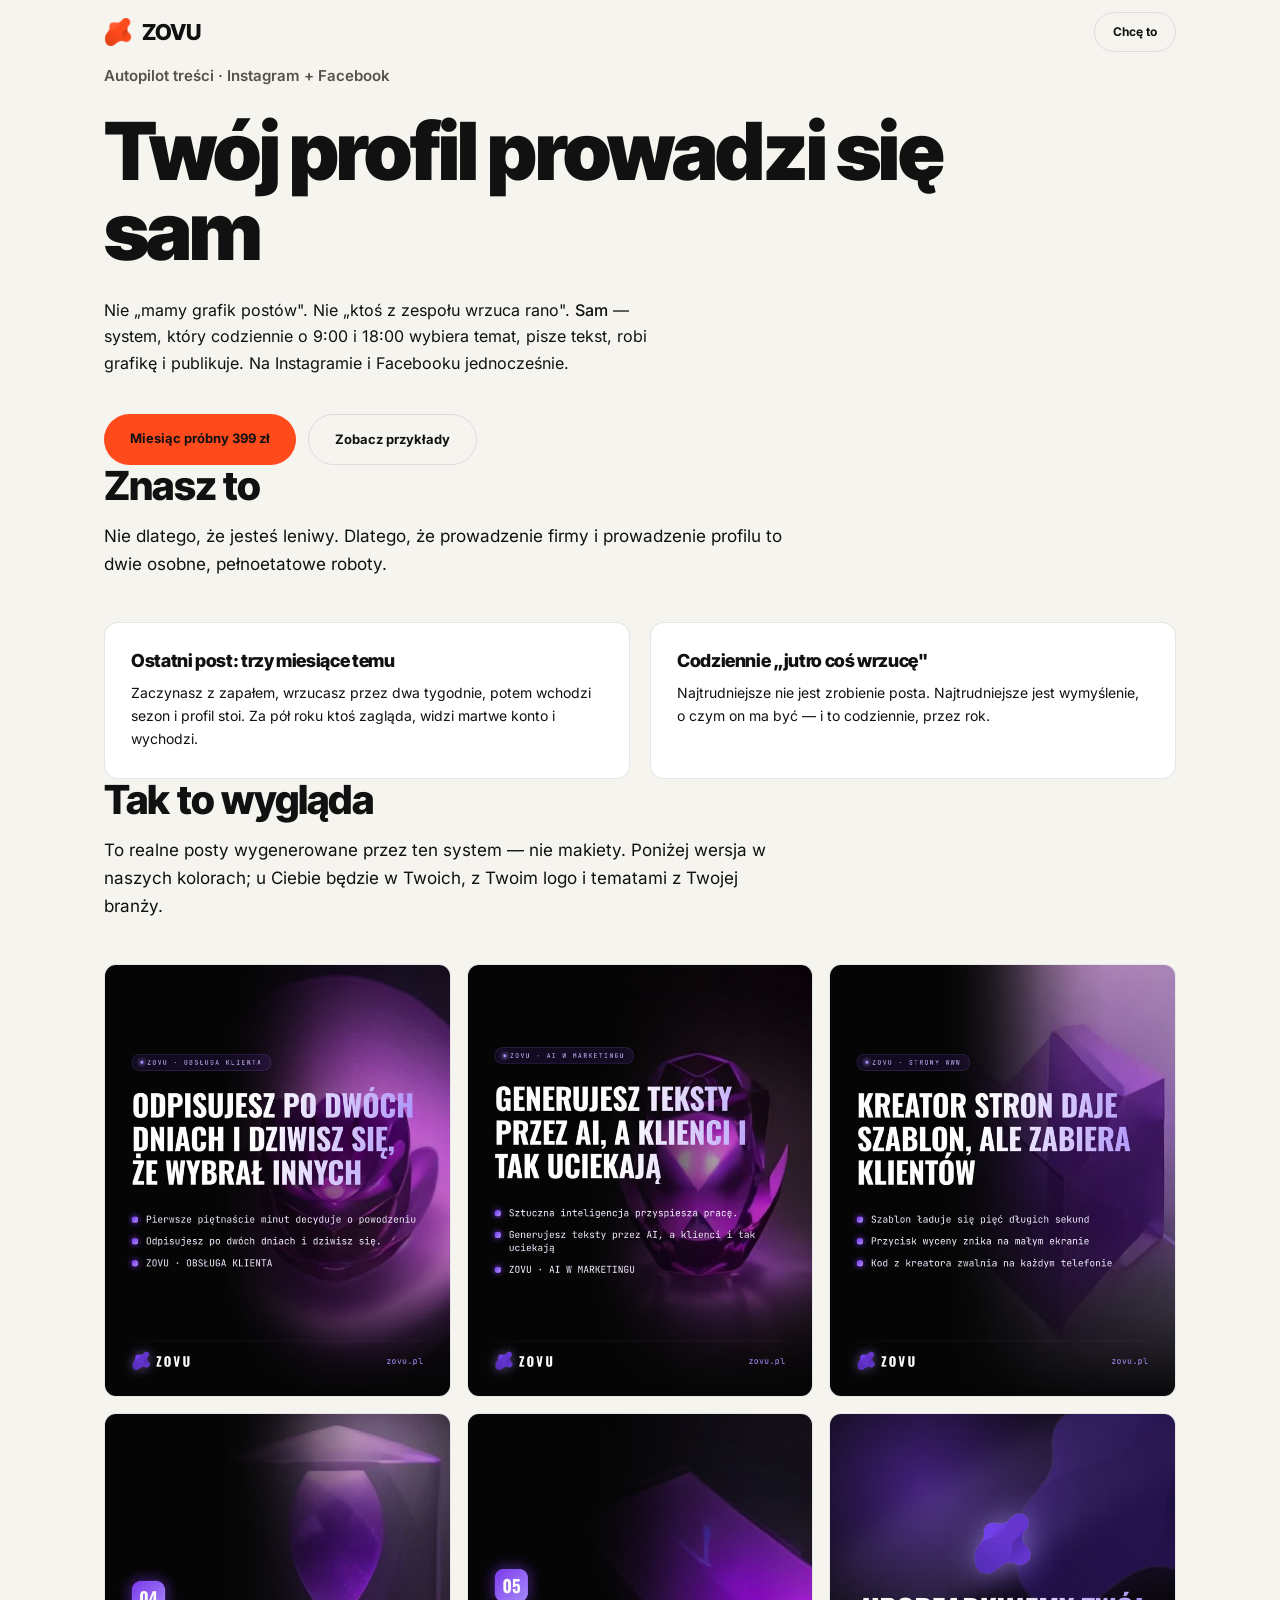
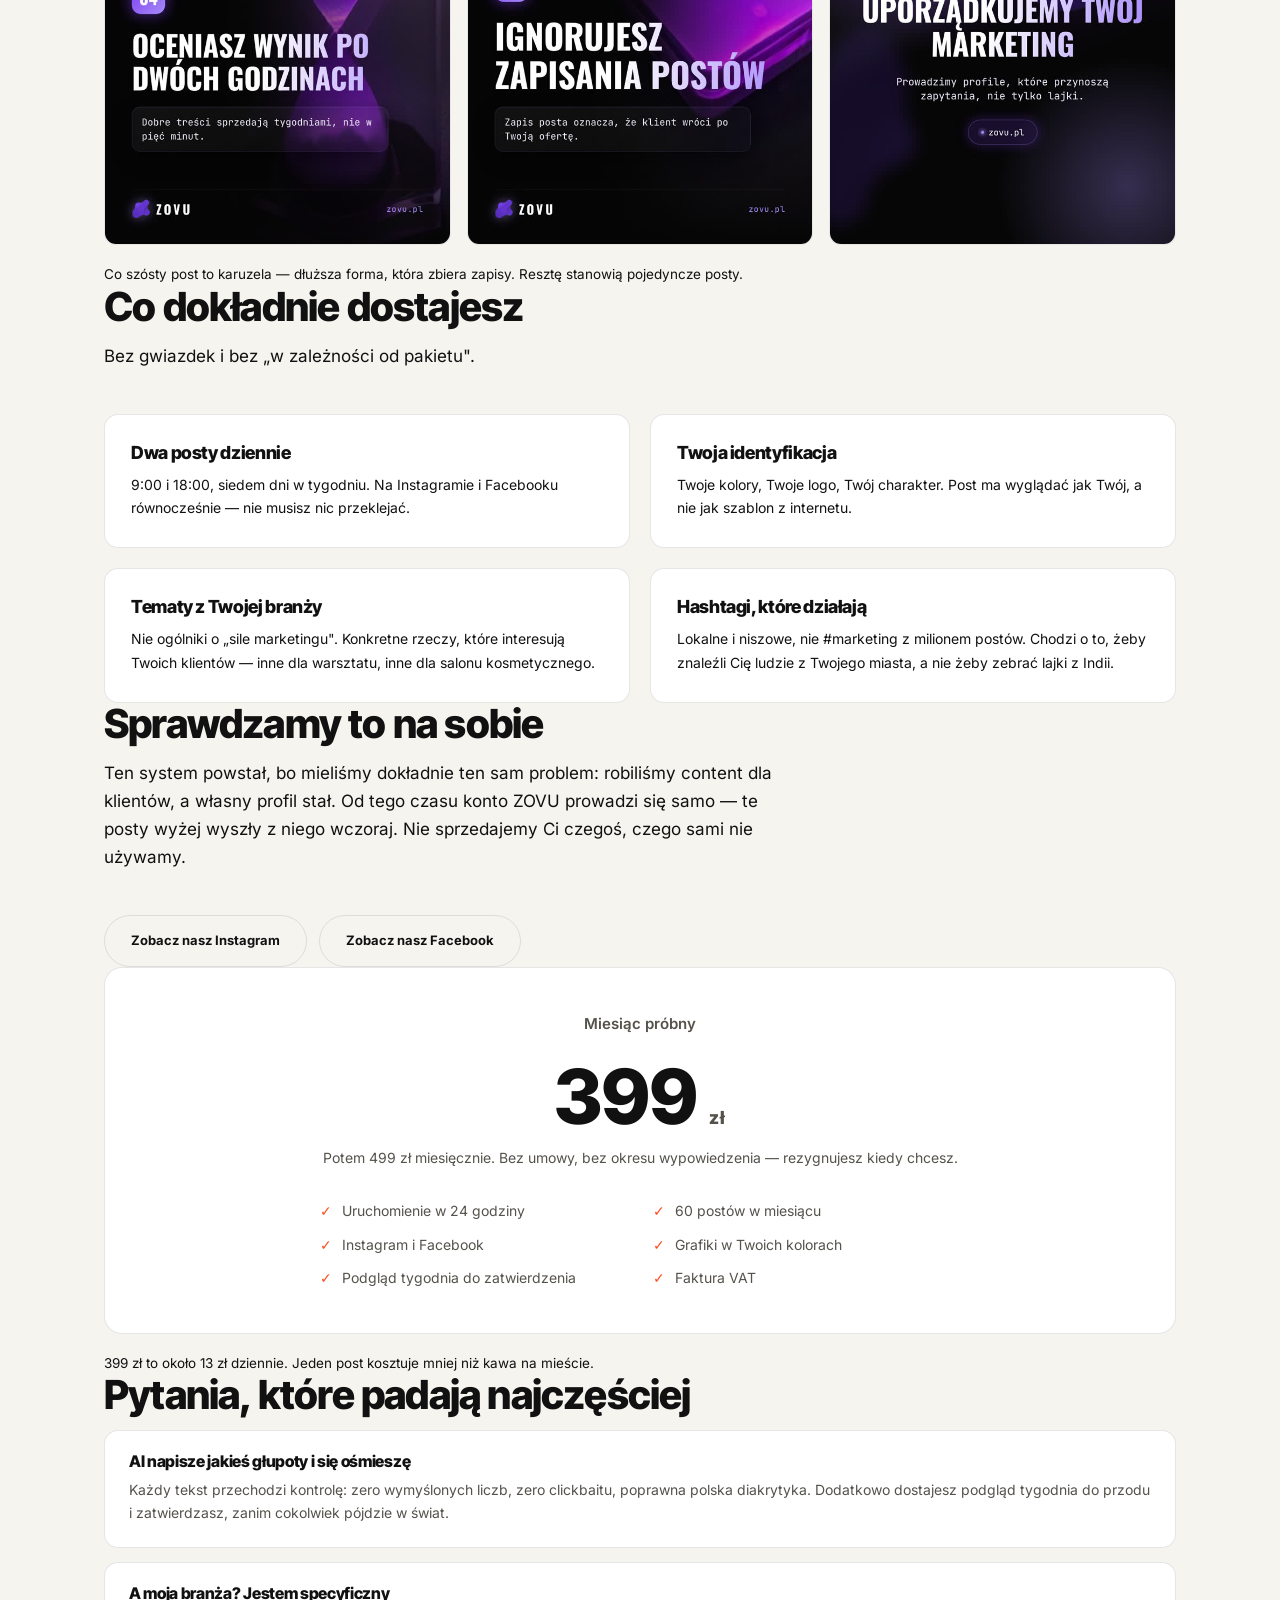
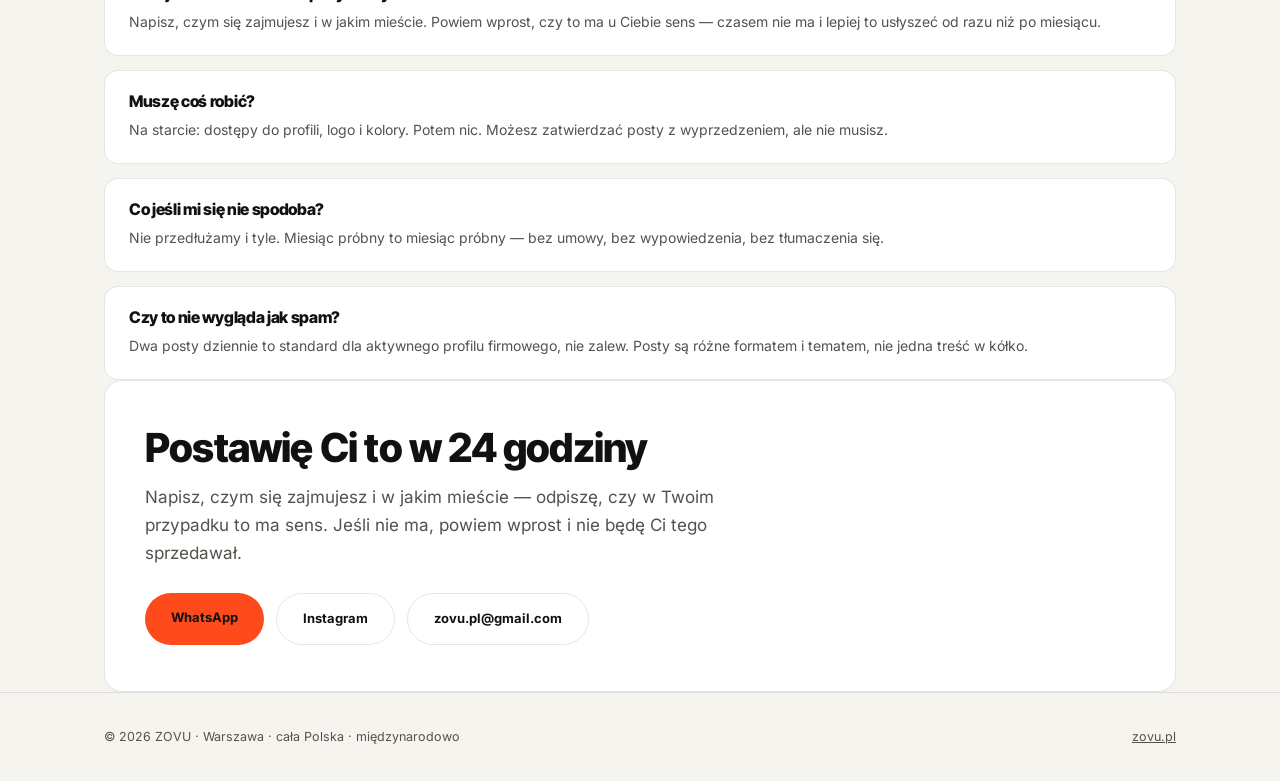
<file: autopilot/index.html>
<!DOCTYPE html>
<html lang="pl">
<head>
<meta charset="utf-8">
<meta name="viewport" content="width=device-width, initial-scale=1">
<title>Autopilot treści: Instagram i Facebook prowadzą się same | ZOVU</title>
<meta name="description" content="Dwa posty dziennie na Instagramie i Facebooku, w Twoich kolorach, z hashtagami z Twojego miasta. Miesiąc próbny 399 zł, uruchomienie w 24h, bez umowy.">
<meta property="og:title" content="Twój profil prowadzi się sam — Autopilot treści ZOVU">
<meta property="og:description" content="2 posty dziennie na IG i FB. Miesiąc próbny 399 zł, start w 24h, bez umowy.">
<meta property="og:type" content="website">
<link rel="icon" type="image/png" href="/favicon.png">
<link rel="preload" href="/fonts/intertight-latin.woff2" as="font" type="font/woff2" crossorigin>
<link rel="preload" href="/fonts/inter-latin.woff2" as="font" type="font/woff2" crossorigin>
<meta name="theme-color" content="#f6f4ef">
<link rel="canonical" href="https://zovu.pl/autopilot/">
<meta property="og:url" content="https://zovu.pl/autopilot/">
<meta property="og:image" content="https://zovu.pl/og-image.jpg">
<meta property="og:image:width" content="1200">
<meta property="og:image:height" content="630">
<meta name="twitter:card" content="summary_large_image">
<meta name="twitter:image" content="https://zovu.pl/og-image.jpg">
<style>
  :root{--bg:#050505;--panel:#0b0b0f;--line:rgba(255,255,255,.09);--txt:#ececf1;--dim:#8b8b96;--acc:#7c3aed;--acc2:#a78bfa}
  *{box-sizing:border-box;margin:0;padding:0}
  html{scroll-behavior:smooth}
  body{background:var(--bg);color:var(--txt);font-family:'JetBrains Mono',ui-monospace,monospace;font-size:15px;line-height:1.65;-webkit-font-smoothing:antialiased;overflow-x:hidden}
  body::before{content:'';position:fixed;inset:0;pointer-events:none;z-index:0;
    background:radial-gradient(900px 600px at 78% -8%, rgba(124,58,237,.20), transparent 60%),
               radial-gradient(700px 500px at 5% 12%, rgba(124,58,237,.10), transparent 62%)}
  body::after{content:'';position:fixed;inset:0;pointer-events:none;z-index:0;opacity:.035;
    background-image:url("data:image/svg+xml,%3Csvg xmlns='http://www.w3.org/2000/svg' width='140' height='140'%3E%3Cfilter id='n'%3E%3CfeTurbulence type='fractalNoise' baseFrequency='.85' numOctaves='3'/%3E%3C/filter%3E%3Crect width='100%25' height='100%25' filter='url(%23n)'/%3E%3C/svg%3E")}
  .wrap{position:relative;z-index:1;max-width:1120px;margin:0 auto;padding:0 24px}
  h1,h2,h3,.ow{font-family:'Oswald',sans-serif;font-weight:600;letter-spacing:.01em;line-height:1.06}
  .eyebrow{font-size:11px;letter-spacing:.22em;text-transform:uppercase;color:var(--acc2);display:flex;align-items:center;gap:10px;margin-bottom:22px}
  .eyebrow::before{content:'';width:26px;height:1px;background:var(--acc2);opacity:.7}

  nav{position:sticky;top:0;z-index:50;backdrop-filter:blur(14px);background:rgba(5,5,5,.72);border-bottom:1px solid var(--line)}
  .navin{display:flex;align-items:center;justify-content:space-between;height:64px}
  .logo{font-family:'Oswald';font-weight:700;font-size:21px;letter-spacing:.16em}
  .logo span{color:var(--acc2)}
  .navcta{font-size:12px;letter-spacing:.09em;text-transform:uppercase;text-decoration:none;color:var(--txt);border:1px solid var(--line);padding:9px 18px;border-radius:99px;transition:.25s}
  .navcta:hover{border-color:var(--acc);background:rgba(124,58,237,.12)}

  header{padding:104px 0 84px}
  h1{font-size:clamp(38px,7.2vw,80px);text-transform:uppercase;background:linear-gradient(180deg,#fff 22%,var(--acc2) 128%);-webkit-background-clip:text;background-clip:text;color:transparent;max-width:15ch}
  .lead{margin-top:26px;max-width:58ch;color:var(--dim);font-size:16px}
  .lead b{color:var(--txt);font-weight:500}
  .herobtns{display:flex;flex-wrap:wrap;gap:12px;margin-top:38px}
  .btn{display:inline-block;text-decoration:none;font-size:13px;letter-spacing:.06em;padding:14px 26px;border-radius:99px;transition:.25s}
  .btn-p{background:var(--acc);color:#fff}
  .btn-p:hover{background:#8b4bf0;box-shadow:0 0 34px 0 rgba(124,58,237,.5)}
  .btn-s{border:1px solid var(--line);color:var(--txt)}
  .btn-s:hover{border-color:var(--acc2)}

  section{padding:78px 0;border-top:1px solid var(--line)}
  h2{font-size:clamp(26px,3.6vw,40px);text-transform:uppercase;margin-bottom:14px}
  .sub{color:var(--dim);max-width:62ch;margin-bottom:44px}
  .note{margin-top:18px;color:var(--dim);font-size:13.5px}

  .cards{display:grid;grid-template-columns:repeat(2,1fr);gap:20px}
  .card{border:1px solid var(--line);border-radius:14px;padding:28px 26px;background:var(--panel);
    box-shadow:0 0 0 1px rgba(124,58,237,.10), 0 18px 50px -28px rgba(124,58,237,.55)}
  .card h3{font-size:18px;text-transform:uppercase;margin-bottom:11px;color:#fff}
  .card p{color:var(--dim);font-size:14px}

  .grid6{display:grid;grid-template-columns:repeat(3,1fr);gap:16px}
  .shot{border:1px solid var(--line);border-radius:12px;overflow:hidden;background:var(--panel);
    box-shadow:0 0 0 1px rgba(124,58,237,.10), 0 16px 44px -26px rgba(124,58,237,.5);transition:.3s}
  .shot:hover{transform:translateY(-4px);border-color:rgba(167,139,250,.45)}
  .shot img{width:100%;aspect-ratio:4/5;object-fit:cover;display:block}

  .pricebox{border:1px solid rgba(167,139,250,.30);border-radius:18px;padding:44px 40px;
    background:linear-gradient(160deg,rgba(124,58,237,.16),rgba(124,58,237,.03));
    box-shadow:0 26px 70px -34px rgba(124,58,237,.85);text-align:center}
  .big{font-family:'Oswald';font-size:clamp(46px,8vw,76px);color:#fff;line-height:1}
  .big small{font-size:18px;color:var(--dim);letter-spacing:.06em}
  .after{color:var(--dim);font-size:14px;margin-top:12px}
  .incl{display:grid;grid-template-columns:repeat(2,1fr);gap:10px 26px;max-width:640px;margin:30px auto 0;text-align:left}
  .incl div{color:var(--dim);font-size:14px;padding-left:22px;position:relative}
  .incl div::before{content:'✓';position:absolute;left:0;color:var(--acc2)}

  .faq{display:grid;gap:14px}
  .q{border:1px solid var(--line);border-radius:14px;background:var(--panel);padding:22px 24px}
  .q h3{font-size:16px;text-transform:none;font-family:'Oswald';letter-spacing:.02em;margin-bottom:8px;color:#fff}
  .q p{color:var(--dim);font-size:14px}

  .cta{border:1px solid rgba(167,139,250,.30);border-radius:18px;padding:46px 40px;
    background:linear-gradient(160deg,rgba(124,58,237,.16),rgba(124,58,237,.03));
    box-shadow:0 26px 70px -34px rgba(124,58,237,.85)}
  .cta p{color:var(--dim);max-width:56ch;margin-bottom:26px}
  .contacts{display:flex;flex-wrap:wrap;gap:12px}

  footer{border-top:1px solid var(--line);padding:34px 0;color:var(--dim);font-size:12.5px}
  .fin{display:flex;flex-wrap:wrap;gap:14px;align-items:center;justify-content:space-between}
  footer a{color:var(--dim)}

  @media(max-width:900px){
    .cards,.incl{grid-template-columns:1fr}
    .grid6{grid-template-columns:repeat(2,1fr)}
    header{padding:72px 0 60px}
    section{padding:60px 0}
    .cta,.pricebox{padding:34px 24px}
  }
</style>
<link rel="stylesheet" href="/marka.css">
</head>
<body>

<nav><div class="wrap navin">
  <a class="logo" href="/"><img src="/logo_icon.webp" width="28" height="28" alt="">ZOVU</a>
  <a class="navcta" href="#start">Chcę to</a>
</div></nav>

<header class="wrap">
  <div class="eyebrow">Autopilot treści · Instagram + Facebook</div>
  <h1>Twój profil prowadzi się sam</h1>
  <p class="lead">
    Nie „mamy grafik postów". Nie „ktoś z zespołu wrzuca rano". <b>Sam</b> — system, który codziennie
    o 9:00 i 18:00 wybiera temat, pisze tekst, robi grafikę i publikuje. Na Instagramie i Facebooku jednocześnie.
  </p>
  <div class="herobtns">
    <a class="btn btn-p" href="#start">Miesiąc próbny 399 zł</a>
    <a class="btn btn-s" href="#przyklady">Zobacz przykłady</a>
  </div>
</header>

<section class="wrap">
  <h2>Znasz to</h2>
  <p class="sub">Nie dlatego, że jesteś leniwy. Dlatego, że prowadzenie firmy i prowadzenie profilu to dwie osobne, pełnoetatowe roboty.</p>
  <div class="cards">
    <div class="card">
      <h3>Ostatni post: trzy miesiące temu</h3>
      <p>Zaczynasz z zapałem, wrzucasz przez dwa tygodnie, potem wchodzi sezon i profil stoi. Za pół roku ktoś zagląda, widzi martwe konto i wychodzi.</p>
    </div>
    <div class="card">
      <h3>Codziennie „jutro coś wrzucę"</h3>
      <p>Najtrudniejsze nie jest zrobienie posta. Najtrudniejsze jest wymyślenie, o czym on ma być — i to codziennie, przez rok.</p>
    </div>
  </div>
</section>

<section class="wrap" id="przyklady">
  <h2>Tak to wygląda</h2>
  <p class="sub">To realne posty wygenerowane przez ten system — nie makiety. Poniżej wersja w naszych kolorach; u Ciebie będzie w Twoich, z Twoim logo i tematami z Twojej branży.</p>
  <div class="grid6">
    <div class="shot"><img src="p/post1.jpg" alt="Przykładowy post" loading="lazy"></div>
    <div class="shot"><img src="p/post2.jpg" alt="Przykładowy post" loading="lazy"></div>
    <div class="shot"><img src="p/post3.jpg" alt="Przykładowy post" loading="lazy"></div>
    <div class="shot"><img src="p/post4.jpg" alt="Przykładowy slajd karuzeli" loading="lazy"></div>
    <div class="shot"><img src="p/post5.jpg" alt="Przykładowy slajd karuzeli" loading="lazy"></div>
    <div class="shot"><img src="p/post6.jpg" alt="Przykładowy slajd karuzeli" loading="lazy"></div>
  </div>
  <p class="note">Co szósty post to karuzela — dłuższa forma, która zbiera zapisy. Resztę stanowią pojedyncze posty.</p>
</section>

<section class="wrap">
  <h2>Co dokładnie dostajesz</h2>
  <p class="sub">Bez gwiazdek i bez „w zależności od pakietu".</p>
  <div class="cards">
    <div class="card">
      <h3>Dwa posty dziennie</h3>
      <p>9:00 i 18:00, siedem dni w tygodniu. Na Instagramie i Facebooku równocześnie — nie musisz nic przeklejać.</p>
    </div>
    <div class="card">
      <h3>Twoja identyfikacja</h3>
      <p>Twoje kolory, Twoje logo, Twój charakter. Post ma wyglądać jak Twój, a nie jak szablon z internetu.</p>
    </div>
    <div class="card">
      <h3>Tematy z Twojej branży</h3>
      <p>Nie ogólniki o „sile marketingu". Konkretne rzeczy, które interesują Twoich klientów — inne dla warsztatu, inne dla salonu kosmetycznego.</p>
    </div>
    <div class="card">
      <h3>Hashtagi, które działają</h3>
      <p>Lokalne i niszowe, nie #marketing z milionem postów. Chodzi o to, żeby znaleźli Cię ludzie z Twojego miasta, a nie żeby zebrać lajki z Indii.</p>
    </div>
  </div>
</section>

<section class="wrap">
  <h2>Sprawdzamy to na sobie</h2>
  <p class="sub">
    Ten system powstał, bo mieliśmy dokładnie ten sam problem: robiliśmy content dla klientów, a własny profil stał.
    Od tego czasu konto ZOVU prowadzi się samo — te posty wyżej wyszły z niego wczoraj.
    Nie sprzedajemy Ci czegoś, czego sami nie używamy.
  </p>
  <div class="herobtns">
    <a class="btn btn-s" href="https://www.instagram.com/zovu.pl/" target="_blank" rel="noopener">Zobacz nasz Instagram</a>
    <a class="btn btn-s" href="https://www.facebook.com/zovupl" target="_blank" rel="noopener">Zobacz nasz Facebook</a>
  </div>
</section>

<section class="wrap" id="start">
  <div class="pricebox">
    <div class="eyebrow" style="justify-content:center">Miesiąc próbny</div>
    <div class="big">399 <small>zł</small></div>
    <div class="after">Potem 499 zł miesięcznie. Bez umowy, bez okresu wypowiedzenia — rezygnujesz kiedy chcesz.</div>
    <div class="incl">
      <div>Uruchomienie w 24 godziny</div>
      <div>60 postów w miesiącu</div>
      <div>Instagram i Facebook</div>
      <div>Grafiki w Twoich kolorach</div>
      <div>Podgląd tygodnia do zatwierdzenia</div>
      <div>Faktura VAT</div>
    </div>
  </div>
  <p class="note">399 zł to około 13 zł dziennie. Jeden post kosztuje mniej niż kawa na mieście.</p>
</section>

<section class="wrap">
  <h2>Pytania, które padają najczęściej</h2>
  <div class="faq">
    <div class="q">
      <h3>AI napisze jakieś głupoty i się ośmieszę</h3>
      <p>Każdy tekst przechodzi kontrolę: zero wymyślonych liczb, zero clickbaitu, poprawna polska diakrytyka. Dodatkowo dostajesz podgląd tygodnia do przodu i zatwierdzasz, zanim cokolwiek pójdzie w świat.</p>
    </div>
    <div class="q">
      <h3>A moja branża? Jestem specyficzny</h3>
      <p>Napisz, czym się zajmujesz i w jakim mieście. Powiem wprost, czy to ma u Ciebie sens — czasem nie ma i lepiej to usłyszeć od razu niż po miesiącu.</p>
    </div>
    <div class="q">
      <h3>Muszę coś robić?</h3>
      <p>Na starcie: dostępy do profili, logo i kolory. Potem nic. Możesz zatwierdzać posty z wyprzedzeniem, ale nie musisz.</p>
    </div>
    <div class="q">
      <h3>Co jeśli mi się nie spodoba?</h3>
      <p>Nie przedłużamy i tyle. Miesiąc próbny to miesiąc próbny — bez umowy, bez wypowiedzenia, bez tłumaczenia się.</p>
    </div>
    <div class="q">
      <h3>Czy to nie wygląda jak spam?</h3>
      <p>Dwa posty dziennie to standard dla aktywnego profilu firmowego, nie zalew. Posty są różne formatem i tematem, nie jedna treść w kółko.</p>
    </div>
  </div>
</section>

<section class="wrap">
  <div class="cta">
    <h2>Postawię Ci to w 24 godziny</h2>
    <p>
      Napisz, czym się zajmujesz i w jakim mieście — odpiszę, czy w Twoim przypadku to ma sens.
      Jeśli nie ma, powiem wprost i nie będę Ci tego sprzedawał.
    </p>
    <div class="contacts">
      <a class="btn btn-p" href="https://wa.me/48571795097?text=Cze%C5%9B%C4%87%2C%20pytanie%20o%20autopilot%20post%C3%B3w" target="_blank" rel="noopener">WhatsApp</a>
      <a class="btn btn-s" href="https://www.instagram.com/zovu.pl/" target="_blank" rel="noopener">Instagram</a>
      <a class="btn btn-s" href="mailto:zovu.pl@gmail.com?subject=Autopilot%20post%C3%B3w">zovu.pl@gmail.com</a>
    </div>
  </div>
</section>

<footer><div class="wrap fin">
  <div>© 2026 ZOVU · Warszawa · cała Polska · międzynarodowo</div>
  <div><a href="https://zovu.pl">zovu.pl</a></div>
</div></footer>

</body>
</html>
</file>
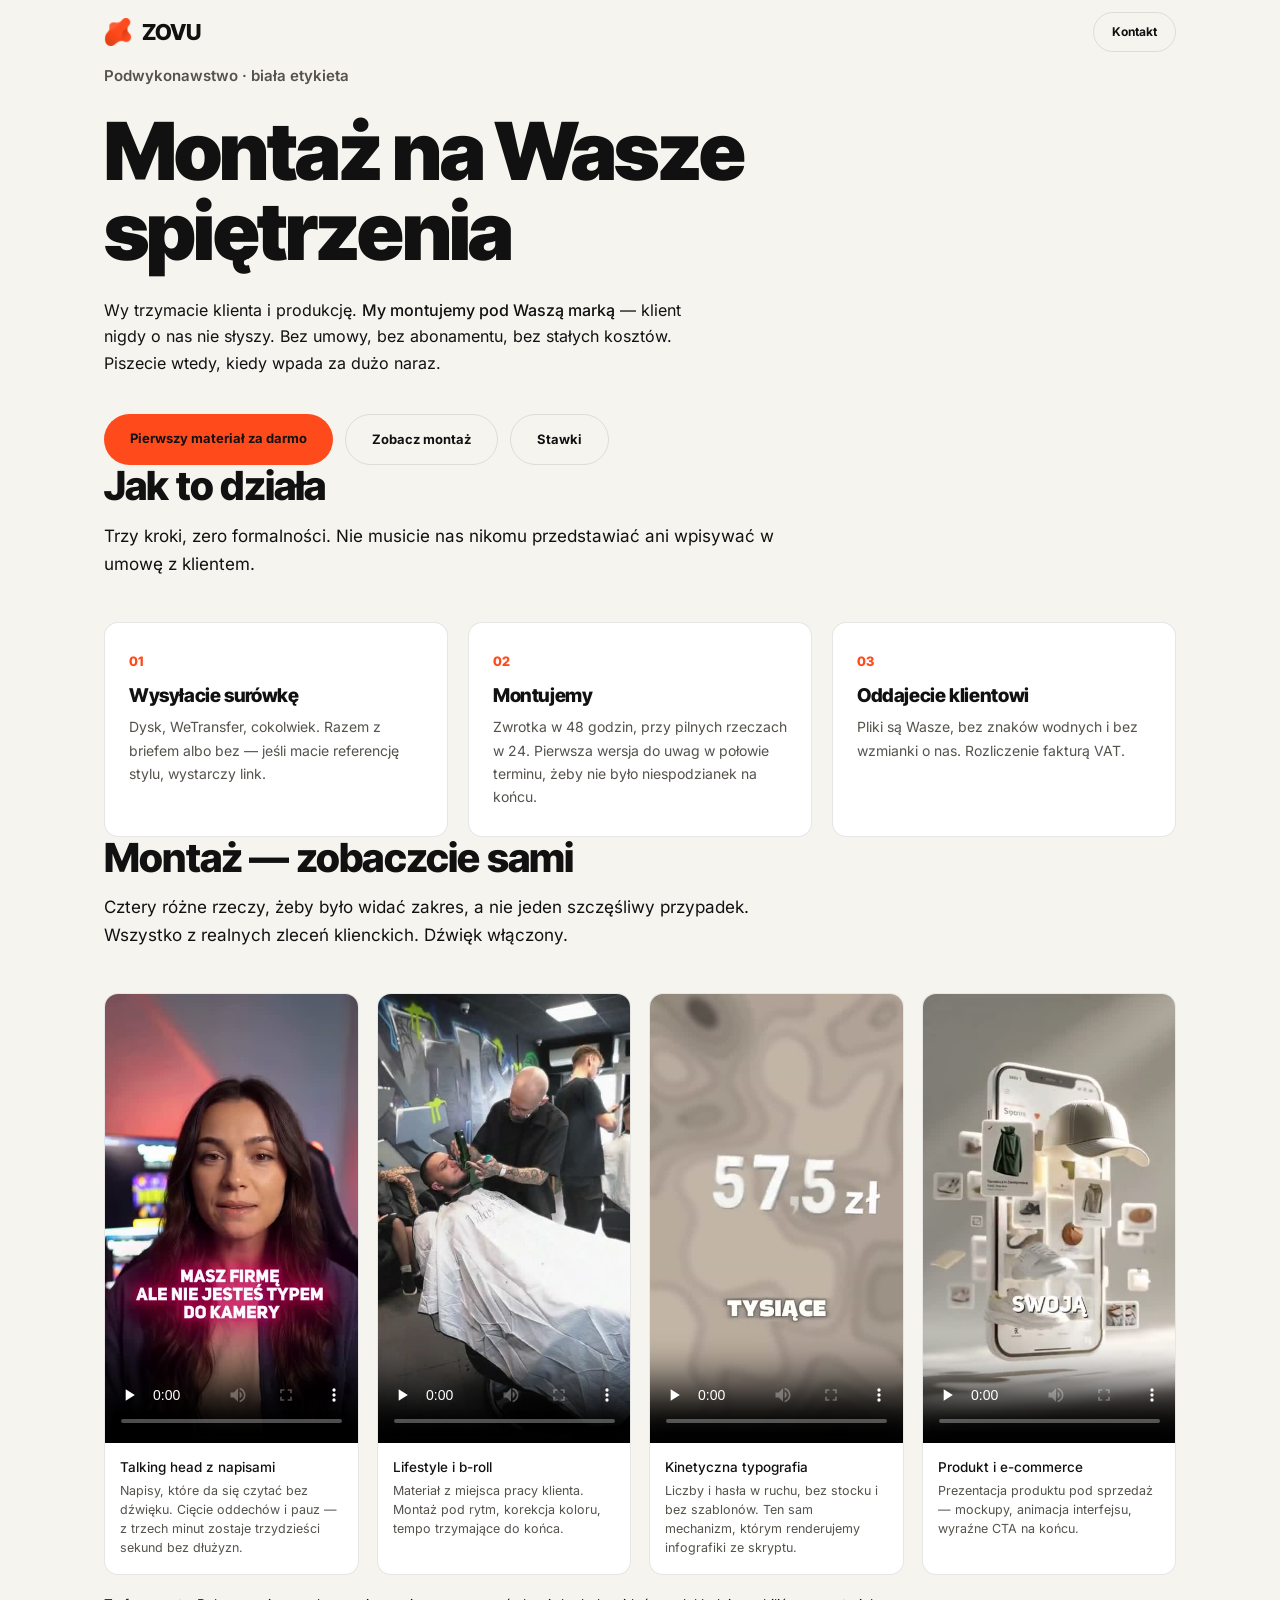
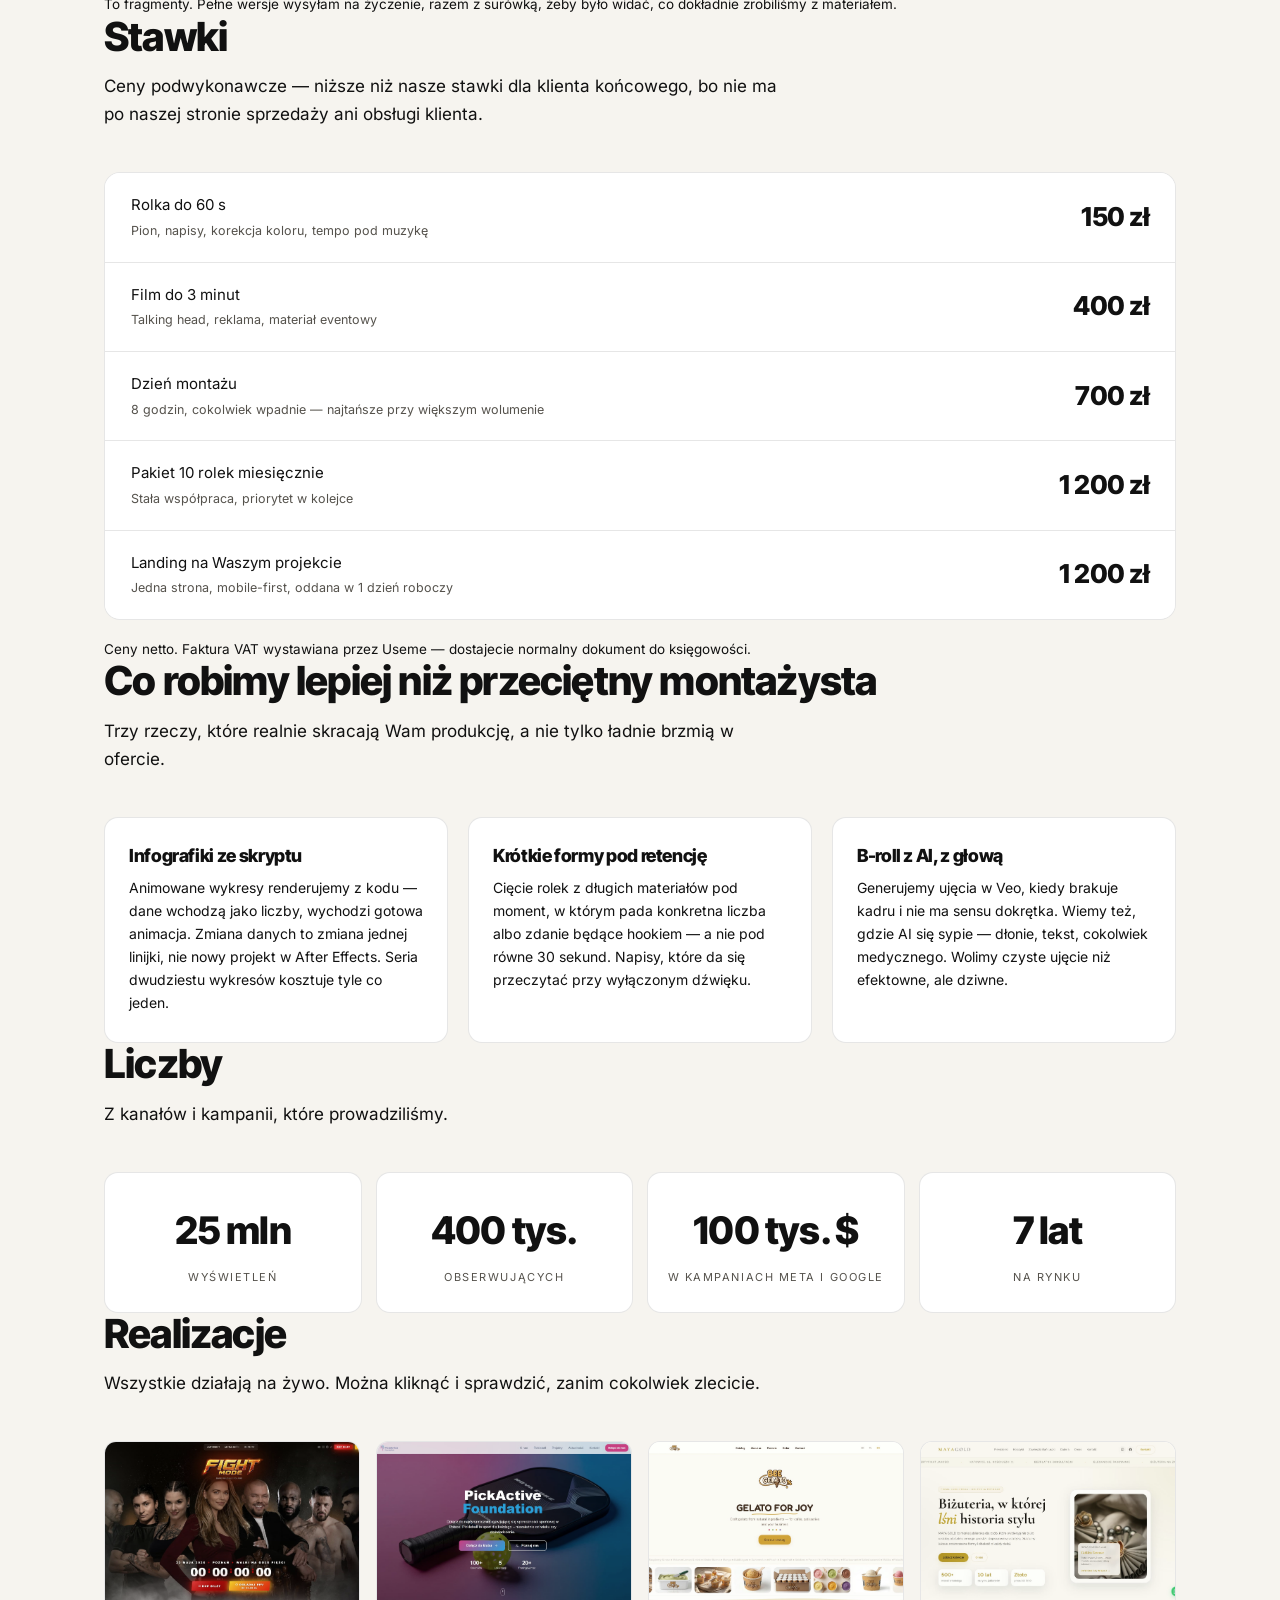
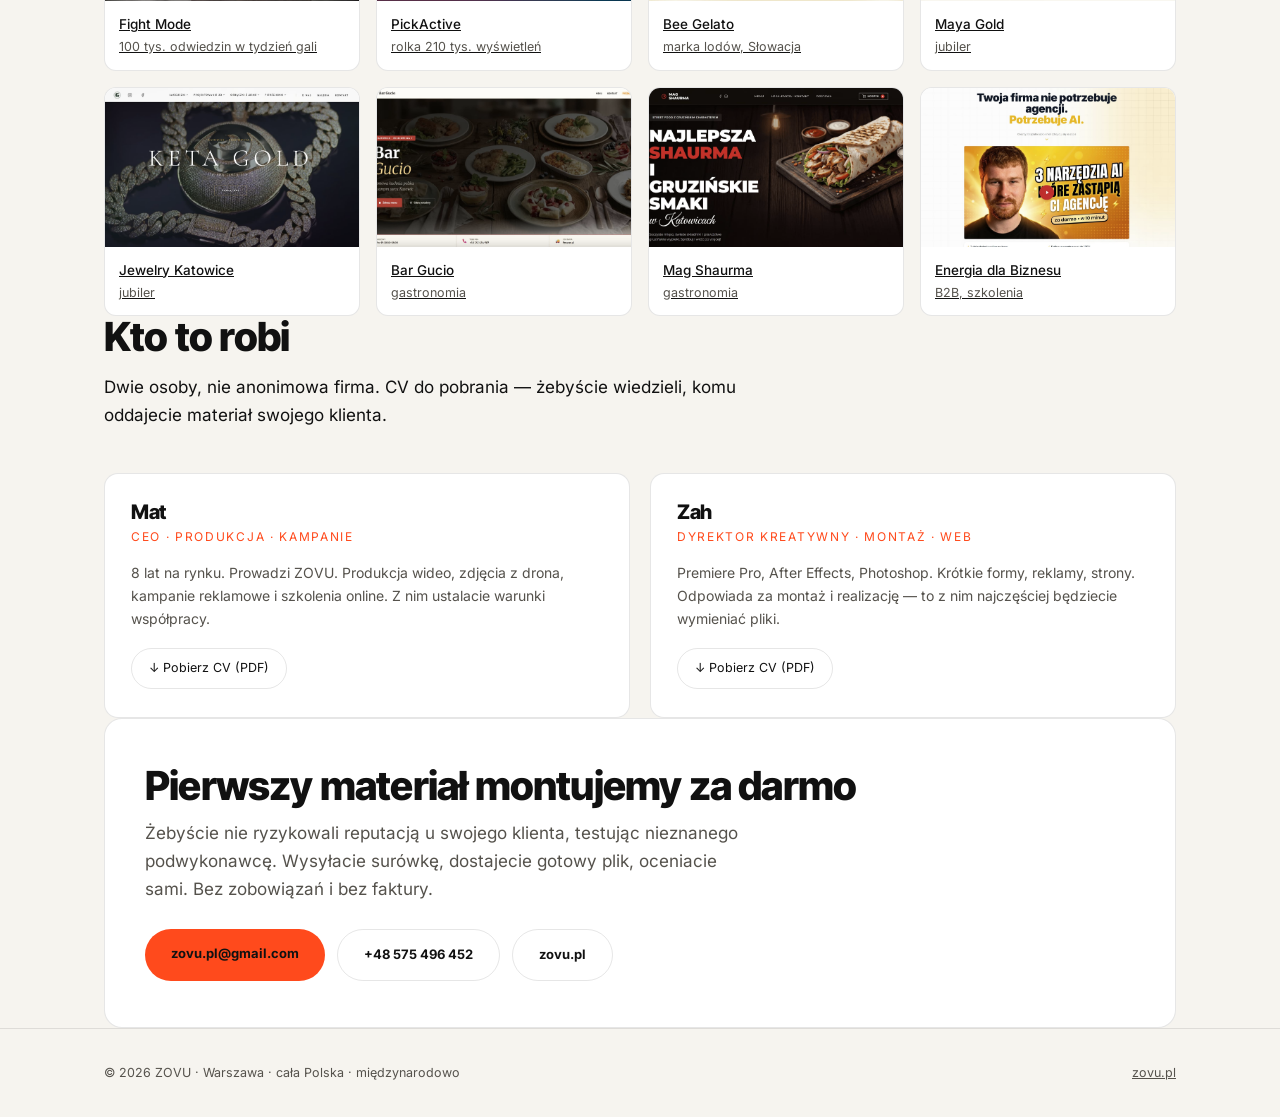
<file: dla-agencji/index.html>
<!DOCTYPE html>
<html lang="pl">
<head>
<meta charset="utf-8">
<meta name="viewport" content="width=device-width, initial-scale=1">
<title>Montaż wideo dla agencji w białej etykiecie | ZOVU</title>
<meta name="description" content="Moce przerobowe w montażu dla agencji i domów produkcyjnych. Rolka 150 zł, film do 3 min 400 zł, dzień montażu 700 zł. Zwrotka w 48h. Pierwszy materiał za darmo.">
<meta property="og:title" content="ZOVU dla agencji — montaż w białej etykiecie">
<meta property="og:description" content="Wy trzymacie klienta, my montujemy pod Waszą marką. Zwrotka w 48h. Pierwszy materiał za darmo.">
<meta property="og:type" content="website">
<link rel="icon" type="image/png" href="/favicon.png">
<link rel="preload" href="/fonts/intertight-latin.woff2" as="font" type="font/woff2" crossorigin>
<link rel="preload" href="/fonts/inter-latin.woff2" as="font" type="font/woff2" crossorigin>
<meta name="theme-color" content="#f6f4ef">
<link rel="canonical" href="https://zovu.pl/dla-agencji/">
<meta property="og:url" content="https://zovu.pl/dla-agencji/">
<meta property="og:image" content="https://zovu.pl/og-image.jpg">
<meta property="og:image:width" content="1200">
<meta property="og:image:height" content="630">
<meta name="twitter:card" content="summary_large_image">
<meta name="twitter:image" content="https://zovu.pl/og-image.jpg">
<style>
  :root{
    --bg:#050505;
    --panel:#0b0b0f;
    --line:rgba(255,255,255,.09);
    --txt:#ececf1;
    --dim:#8b8b96;
    --acc:#7c3aed;
    --acc2:#a78bfa;
  }
  *{box-sizing:border-box;margin:0;padding:0}
  html{scroll-behavior:smooth}
  body{
    background:var(--bg);color:var(--txt);
    font-family:'JetBrains Mono',ui-monospace,monospace;
    font-size:15px;line-height:1.65;
    -webkit-font-smoothing:antialiased;
    overflow-x:hidden;
  }
  body::before{
    content:'';position:fixed;inset:0;pointer-events:none;z-index:0;
    background:
      radial-gradient(900px 600px at 78% -8%, rgba(124,58,237,.20), transparent 60%),
      radial-gradient(700px 500px at 5% 12%, rgba(124,58,237,.10), transparent 62%);
  }
  body::after{
    content:'';position:fixed;inset:0;pointer-events:none;z-index:0;opacity:.035;
    background-image:url("data:image/svg+xml,%3Csvg xmlns='http://www.w3.org/2000/svg' width='140' height='140'%3E%3Cfilter id='n'%3E%3CfeTurbulence type='fractalNoise' baseFrequency='.85' numOctaves='3'/%3E%3C/filter%3E%3Crect width='100%25' height='100%25' filter='url(%23n)'/%3E%3C/svg%3E");
  }
  .wrap{position:relative;z-index:1;max-width:1120px;margin:0 auto;padding:0 24px}

  h1,h2,h3,.ow{font-family:'Oswald',sans-serif;font-weight:600;letter-spacing:.01em;line-height:1.06}

  .eyebrow{
    font-size:11px;letter-spacing:.22em;text-transform:uppercase;color:var(--acc2);
    display:flex;align-items:center;gap:10px;margin-bottom:22px;
  }
  .eyebrow::before{content:'';width:26px;height:1px;background:var(--acc2);opacity:.7}

  /* NAV */
  nav{
    position:sticky;top:0;z-index:50;backdrop-filter:blur(14px);
    background:rgba(5,5,5,.72);border-bottom:1px solid var(--line);
  }
  .navin{display:flex;align-items:center;justify-content:space-between;height:64px}
  .logo{font-family:'Oswald';font-weight:700;font-size:21px;letter-spacing:.16em}
  .logo span{color:var(--acc2)}
  .navcta{
    font-size:12px;letter-spacing:.09em;text-transform:uppercase;text-decoration:none;
    color:var(--txt);border:1px solid var(--line);padding:9px 18px;border-radius:99px;
    transition:.25s;
  }
  .navcta:hover{border-color:var(--acc);background:rgba(124,58,237,.12)}

  /* HERO */
  header{padding:104px 0 84px}
  h1{
    font-size:clamp(38px,7.2vw,80px);text-transform:uppercase;
    background:linear-gradient(180deg,#fff 22%,var(--acc2) 128%);
    -webkit-background-clip:text;background-clip:text;color:transparent;
    max-width:16ch;
  }
  .lead{margin-top:26px;max-width:60ch;color:var(--dim);font-size:16px}
  .lead b{color:var(--txt);font-weight:500}
  .herobtns{display:flex;flex-wrap:wrap;gap:12px;margin-top:38px}
  .btn{
    display:inline-block;text-decoration:none;font-size:13px;letter-spacing:.06em;
    padding:14px 26px;border-radius:99px;transition:.25s;
  }
  .btn-p{background:var(--acc);color:#fff;box-shadow:0 0 0 0 rgba(124,58,237,.55)}
  .btn-p:hover{background:#8b4bf0;box-shadow:0 0 34px 0 rgba(124,58,237,.5)}
  .btn-s{border:1px solid var(--line);color:var(--txt)}
  .btn-s:hover{border-color:var(--acc2)}

  /* SECTIONS */
  section{padding:78px 0;border-top:1px solid var(--line)}
  h2{font-size:clamp(26px,3.6vw,40px);text-transform:uppercase;margin-bottom:14px}
  .sub{color:var(--dim);max-width:62ch;margin-bottom:44px}

  /* STEPS */
  .steps{display:grid;grid-template-columns:repeat(3,1fr);gap:20px}
  .step{border:1px solid var(--line);border-radius:14px;padding:28px 24px;background:var(--panel)}
  .step .n{font-family:'Oswald';font-size:13px;letter-spacing:.2em;color:var(--acc2);margin-bottom:14px}
  .step h3{font-size:19px;text-transform:uppercase;margin-bottom:9px}
  .step p{color:var(--dim);font-size:14px}

  /* PRICE */
  .price{border:1px solid var(--line);border-radius:16px;overflow:hidden;background:var(--panel)}
  .prow{
    display:flex;align-items:center;justify-content:space-between;gap:18px;
    padding:20px 26px;border-bottom:1px solid var(--line);
  }
  .prow:last-child{border-bottom:0}
  .prow .what{font-size:15px}
  .prow .what small{display:block;color:var(--dim);font-size:12.5px;margin-top:3px}
  .prow .amt{font-family:'Oswald';font-size:26px;white-space:nowrap;color:#fff}
  .note{margin-top:18px;color:var(--dim);font-size:13.5px}

  /* CARDS */
  .cards{display:grid;grid-template-columns:repeat(3,1fr);gap:20px}
  .card{
    border:1px solid var(--line);border-radius:14px;padding:28px 24px;background:var(--panel);
    box-shadow:0 0 0 1px rgba(124,58,237,.10), 0 18px 50px -28px rgba(124,58,237,.55);
  }
  .card h3{font-size:18px;text-transform:uppercase;margin-bottom:11px;color:#fff}
  .card p{color:var(--dim);font-size:14px}

  /* STATS */
  .stats{display:grid;grid-template-columns:repeat(4,1fr);gap:14px;text-align:center}
  .stat{border:1px solid var(--line);border-radius:14px;padding:26px 12px;background:var(--panel)}
  .stat .v{font-family:'Oswald';font-size:clamp(26px,3.4vw,38px);color:#fff}
  .stat .k{font-size:11px;letter-spacing:.14em;text-transform:uppercase;color:var(--dim);margin-top:6px}

  /* REELS */
  .reels{display:grid;grid-template-columns:repeat(4,1fr);gap:18px}
  .reel{
    border:1px solid var(--line);border-radius:14px;overflow:hidden;background:var(--panel);
    box-shadow:0 0 0 1px rgba(124,58,237,.10), 0 20px 52px -28px rgba(124,58,237,.6);
    transition:.3s;
  }
  .reel:hover{border-color:rgba(167,139,250,.42);transform:translateY(-3px)}
  .reel video{width:100%;aspect-ratio:9/16;object-fit:cover;display:block;background:#000}
  .reel figcaption{padding:14px 15px 17px;font-size:12.5px;color:var(--dim);line-height:1.5}
  .reel figcaption b{display:block;color:var(--txt);font-weight:500;font-size:13.5px;margin-bottom:5px}

  /* WORKS */
  .works{display:grid;grid-template-columns:repeat(4,1fr);gap:16px}
  .work{
    border:1px solid var(--line);border-radius:12px;overflow:hidden;background:var(--panel);
    box-shadow:0 0 0 1px rgba(124,58,237,.10), 0 16px 44px -26px rgba(124,58,237,.5);
    transition:.3s;
  }
  .work:hover{transform:translateY(-4px);border-color:rgba(167,139,250,.45)}
  .work img{width:100%;aspect-ratio:16/10;object-fit:cover;object-position:top center;display:block;filter:grayscale(.2);transition:.3s}
  .work:hover img{filter:none}
  .work .cap{padding:12px 14px;font-size:12.5px;color:var(--dim)}
  .work .cap b{display:block;color:var(--txt);font-weight:500;font-size:13.5px;margin-bottom:2px}

  /* TEAM */
  .team{display:grid;grid-template-columns:repeat(2,1fr);gap:20px}
  .tcard{border:1px solid var(--line);border-radius:14px;padding:28px 26px;background:var(--panel)}
  .tcard h3{font-size:20px;text-transform:uppercase;margin-bottom:4px}
  .tcard .role{font-size:12px;letter-spacing:.14em;text-transform:uppercase;color:var(--acc2);margin-bottom:14px}
  .tcard p{color:var(--dim);font-size:14px;margin-bottom:18px}
  .dl{
    display:inline-flex;align-items:center;gap:9px;text-decoration:none;color:var(--txt);
    border:1px solid var(--line);border-radius:99px;padding:9px 17px;font-size:12.5px;transition:.25s;
  }
  .dl:hover{border-color:var(--acc);background:rgba(124,58,237,.12)}

  /* CTA */
  .cta{
    border:1px solid rgba(167,139,250,.30);border-radius:18px;padding:46px 40px;
    background:linear-gradient(160deg,rgba(124,58,237,.16),rgba(124,58,237,.03));
    box-shadow:0 26px 70px -34px rgba(124,58,237,.85);
  }
  .cta h2{margin-bottom:12px}
  .cta p{color:var(--dim);max-width:56ch;margin-bottom:26px}
  .contacts{display:flex;flex-wrap:wrap;gap:12px}

  footer{border-top:1px solid var(--line);padding:34px 0;color:var(--dim);font-size:12.5px}
  .fin{display:flex;flex-wrap:wrap;gap:14px;align-items:center;justify-content:space-between}
  footer a{color:var(--dim)}

  @media(max-width:900px){
    .steps,.cards,.team{grid-template-columns:1fr}
    .works,.reels{grid-template-columns:repeat(2,1fr)}
    .stats{grid-template-columns:repeat(2,1fr)}
    header{padding:72px 0 60px}
    section{padding:60px 0}
    .cta{padding:34px 24px}
    .prow{flex-direction:column;align-items:flex-start;gap:6px}
  }
  @media(max-width:640px){
    .reels{grid-template-columns:1fr;gap:22px;max-width:340px;margin:0 auto}
  }
</style>
<link rel="stylesheet" href="/marka.css">
</head>
<body>

<nav><div class="wrap navin">
  <a class="logo" href="/"><img src="/logo_icon.webp" width="28" height="28" alt="">ZOVU</a>
  <a class="navcta" href="#kontakt">Kontakt</a>
</div></nav>

<header class="wrap">
  <div class="eyebrow">Podwykonawstwo · biała etykieta</div>
  <h1>Montaż na Wasze spiętrzenia</h1>
  <p class="lead">
    Wy trzymacie klienta i produkcję. <b>My montujemy pod Waszą marką</b> — klient nigdy o nas nie słyszy.
    Bez umowy, bez abonamentu, bez stałych kosztów. Piszecie wtedy, kiedy wpada za dużo naraz.
  </p>
  <div class="herobtns">
    <a class="btn btn-p" href="#kontakt">Pierwszy materiał za darmo</a>
    <a class="btn btn-s" href="#montaz">Zobacz montaż</a>
    <a class="btn btn-s" href="#cennik">Stawki</a>
  </div>
</header>

<section class="wrap">
  <h2>Jak to działa</h2>
  <p class="sub">Trzy kroki, zero formalności. Nie musicie nas nikomu przedstawiać ani wpisywać w umowę z klientem.</p>
  <div class="steps">
    <div class="step">
      <div class="n">01</div>
      <h3>Wysyłacie surówkę</h3>
      <p>Dysk, WeTransfer, cokolwiek. Razem z briefem albo bez — jeśli macie referencję stylu, wystarczy link.</p>
    </div>
    <div class="step">
      <div class="n">02</div>
      <h3>Montujemy</h3>
      <p>Zwrotka w 48 godzin, przy pilnych rzeczach w 24. Pierwsza wersja do uwag w połowie terminu, żeby nie było niespodzianek na końcu.</p>
    </div>
    <div class="step">
      <div class="n">03</div>
      <h3>Oddajecie klientowi</h3>
      <p>Pliki są Wasze, bez znaków wodnych i bez wzmianki o nas. Rozliczenie fakturą VAT.</p>
    </div>
  </div>
</section>

<section class="wrap" id="montaz">
  <h2>Montaż — zobaczcie sami</h2>
  <p class="sub">Cztery różne rzeczy, żeby było widać zakres, a nie jeden szczęśliwy przypadek. Wszystko z realnych zleceń klienckich. Dźwięk włączony.</p>
  <div class="reels">
    <figure class="reel">
      <video controls playsinline preload="none" poster="v/talking.jpg"><source src="v/talking.mp4" type="video/mp4"></video>
      <figcaption><b>Talking head z napisami</b>Napisy, które da się czytać bez dźwięku. Cięcie oddechów i pauz — z trzech minut zostaje trzydzieści sekund bez dłużyzn.</figcaption>
    </figure>
    <figure class="reel">
      <video controls playsinline preload="none" poster="v/lifestyle.jpg"><source src="v/lifestyle.mp4" type="video/mp4"></video>
      <figcaption><b>Lifestyle i b-roll</b>Materiał z miejsca pracy klienta. Montaż pod rytm, korekcja koloru, tempo trzymające do końca.</figcaption>
    </figure>
    <figure class="reel">
      <video controls playsinline preload="none" poster="v/kinetic.jpg"><source src="v/kinetic.mp4" type="video/mp4"></video>
      <figcaption><b>Kinetyczna typografia</b>Liczby i hasła w ruchu, bez stocku i bez szablonów. Ten sam mechanizm, którym renderujemy infografiki ze skryptu.</figcaption>
    </figure>
    <figure class="reel">
      <video controls playsinline preload="none" poster="v/produkt.jpg"><source src="v/produkt.mp4" type="video/mp4"></video>
      <figcaption><b>Produkt i e-commerce</b>Prezentacja produktu pod sprzedaż — mockupy, animacja interfejsu, wyraźne CTA na końcu.</figcaption>
    </figure>
  </div>
  <p class="note">To fragmenty. Pełne wersje wysyłam na życzenie, razem z surówką, żeby było widać, co dokładnie zrobiliśmy z materiałem.</p>
</section>

<section class="wrap" id="cennik">
  <h2>Stawki</h2>
  <p class="sub">Ceny podwykonawcze — niższe niż nasze stawki dla klienta końcowego, bo nie ma po naszej stronie sprzedaży ani obsługi klienta.</p>
  <div class="price">
    <div class="prow">
      <div class="what">Rolka do 60 s<small>Pion, napisy, korekcja koloru, tempo pod muzykę</small></div>
      <div class="amt">150 zł</div>
    </div>
    <div class="prow">
      <div class="what">Film do 3 minut<small>Talking head, reklama, materiał eventowy</small></div>
      <div class="amt">400 zł</div>
    </div>
    <div class="prow">
      <div class="what">Dzień montażu<small>8 godzin, cokolwiek wpadnie — najtańsze przy większym wolumenie</small></div>
      <div class="amt">700 zł</div>
    </div>
    <div class="prow">
      <div class="what">Pakiet 10 rolek miesięcznie<small>Stała współpraca, priorytet w kolejce</small></div>
      <div class="amt">1 200 zł</div>
    </div>
    <div class="prow">
      <div class="what">Landing na Waszym projekcie<small>Jedna strona, mobile-first, oddana w 1 dzień roboczy</small></div>
      <div class="amt">1 200 zł</div>
    </div>
  </div>
  <p class="note">Ceny netto. Faktura VAT wystawiana przez Useme — dostajecie normalny dokument do księgowości.</p>
</section>

<section class="wrap">
  <h2>Co robimy lepiej niż przeciętny montażysta</h2>
  <p class="sub">Trzy rzeczy, które realnie skracają Wam produkcję, a nie tylko ładnie brzmią w ofercie.</p>
  <div class="cards">
    <div class="card">
      <h3>Infografiki ze skryptu</h3>
      <p>Animowane wykresy renderujemy z kodu — dane wchodzą jako liczby, wychodzi gotowa animacja. Zmiana danych to zmiana jednej linijki, nie nowy projekt w After Effects. Seria dwudziestu wykresów kosztuje tyle co jeden.</p>
    </div>
    <div class="card">
      <h3>Krótkie formy pod retencję</h3>
      <p>Cięcie rolek z długich materiałów pod moment, w którym pada konkretna liczba albo zdanie będące hookiem — a nie pod równe 30 sekund. Napisy, które da się przeczytać przy wyłączonym dźwięku.</p>
    </div>
    <div class="card">
      <h3>B-roll z AI, z głową</h3>
      <p>Generujemy ujęcia w Veo, kiedy brakuje kadru i nie ma sensu dokrętka. Wiemy też, gdzie AI się sypie — dłonie, tekst, cokolwiek medycznego. Wolimy czyste ujęcie niż efektowne, ale dziwne.</p>
    </div>
  </div>
</section>

<section class="wrap">
  <h2>Liczby</h2>
  <p class="sub">Z kanałów i kampanii, które prowadziliśmy.</p>
  <div class="stats">
    <div class="stat"><div class="v">25 mln</div><div class="k">wyświetleń</div></div>
    <div class="stat"><div class="v">400 tys.</div><div class="k">obserwujących</div></div>
    <div class="stat"><div class="v">100 tys. $</div><div class="k">w kampaniach Meta i Google</div></div>
    <div class="stat"><div class="v">7 lat</div><div class="k">na rynku</div></div>
  </div>
</section>

<section class="wrap">
  <h2>Realizacje</h2>
  <p class="sub">Wszystkie działają na żywo. Można kliknąć i sprawdzić, zanim cokolwiek zlecicie.</p>
  <div class="works">
    <a class="work" href="https://fightmode.tv" target="_blank" rel="noopener">
      <img src="../shot_fightmode.jpg" alt="Fight Mode — serwis gali sportowej" loading="lazy">
      <div class="cap"><b>Fight Mode</b>100 tys. odwiedzin w tydzień gali</div>
    </a>
    <a class="work" href="https://pickactive.pl" target="_blank" rel="noopener">
      <img src="../shot_pickactive.jpg" alt="PickActive — klub sportowy" loading="lazy">
      <div class="cap"><b>PickActive</b>rolka 210 tys. wyświetleń</div>
    </a>
    <a class="work" href="https://beegelato.sk" target="_blank" rel="noopener">
      <img src="../shot_beegelato.jpg" alt="Bee Gelato — marka lodów" loading="lazy">
      <div class="cap"><b>Bee Gelato</b>marka lodów, Słowacja</div>
    </a>
    <a class="work" href="https://dzmzah.github.io/maya-gold/" target="_blank" rel="noopener">
      <img src="../shot_maya.jpg" alt="Maya Gold — jubiler" loading="lazy">
      <div class="cap"><b>Maya Gold</b>jubiler</div>
    </a>
    <a class="work" href="https://inca1122.github.io/jewelry-katowice/" target="_blank" rel="noopener">
      <img src="../shot_jewelry.jpg" alt="Jewelry Katowice" loading="lazy">
      <div class="cap"><b>Jewelry Katowice</b>jubiler</div>
    </a>
    <a class="work" href="https://inca1122.github.io/gucio_bar/" target="_blank" rel="noopener">
      <img src="../shot_gucio.jpg" alt="Bar Gucio" loading="lazy">
      <div class="cap"><b>Bar Gucio</b>gastronomia</div>
    </a>
    <a class="work" href="https://dzmzah.github.io/magshaurma/" target="_blank" rel="noopener">
      <img src="../shot_shaurma.jpg" alt="Mag Shaurma" loading="lazy">
      <div class="cap"><b>Mag Shaurma</b>gastronomia</div>
    </a>
    <a class="work" href="https://marketingai.energiabiznesu.pl" target="_blank" rel="noopener">
      <img src="../shot_marketing.jpg" alt="Energia dla Biznesu" loading="lazy">
      <div class="cap"><b>Energia dla Biznesu</b>B2B, szkolenia</div>
    </a>
  </div>
</section>

<section class="wrap">
  <h2>Kto to robi</h2>
  <p class="sub">Dwie osoby, nie anonimowa firma. CV do pobrania — żebyście wiedzieli, komu oddajecie materiał swojego klienta.</p>
  <div class="team">
    <div class="tcard">
      <h3>Mat</h3>
      <div class="role">CEO · produkcja · kampanie</div>
      <p>8 lat na rynku. Prowadzi ZOVU. Produkcja wideo, zdjęcia z drona, kampanie reklamowe i szkolenia online. Z nim ustalacie warunki współpracy.</p>
      <a class="dl" href="cv/CV-Mat.pdf" target="_blank" rel="noopener">↓ Pobierz CV (PDF)</a>
    </div>
    <div class="tcard">
      <h3>Zah</h3>
      <div class="role">Dyrektor kreatywny · montaż · web</div>
      <p>Premiere Pro, After Effects, Photoshop. Krótkie formy, reklamy, strony. Odpowiada za montaż i realizację — to z nim najczęściej będziecie wymieniać pliki.</p>
      <a class="dl" href="cv/CV-Zah.pdf" target="_blank" rel="noopener">↓ Pobierz CV (PDF)</a>
    </div>
  </div>
</section>

<section class="wrap" id="kontakt">
  <div class="cta">
    <h2>Pierwszy materiał montujemy za darmo</h2>
    <p>
      Żebyście nie ryzykowali reputacją u swojego klienta, testując nieznanego podwykonawcę.
      Wysyłacie surówkę, dostajecie gotowy plik, oceniacie sami. Bez zobowiązań i bez faktury.
    </p>
    <div class="contacts">
      <a class="btn btn-p" href="mailto:zovu.pl@gmail.com?subject=Podwykonawstwo%20—%20montaż">zovu.pl@gmail.com</a>
      <a class="btn btn-s" href="tel:+48575496452">+48 575 496 452</a>
      <a class="btn btn-s" href="https://zovu.pl" target="_blank" rel="noopener">zovu.pl</a>
    </div>
  </div>
</section>

<footer><div class="wrap fin">
  <div>© 2026 ZOVU · Warszawa · cała Polska · międzynarodowo</div>
  <div><a href="https://zovu.pl">zovu.pl</a></div>
</div></footer>

</body>
</html>
</file>
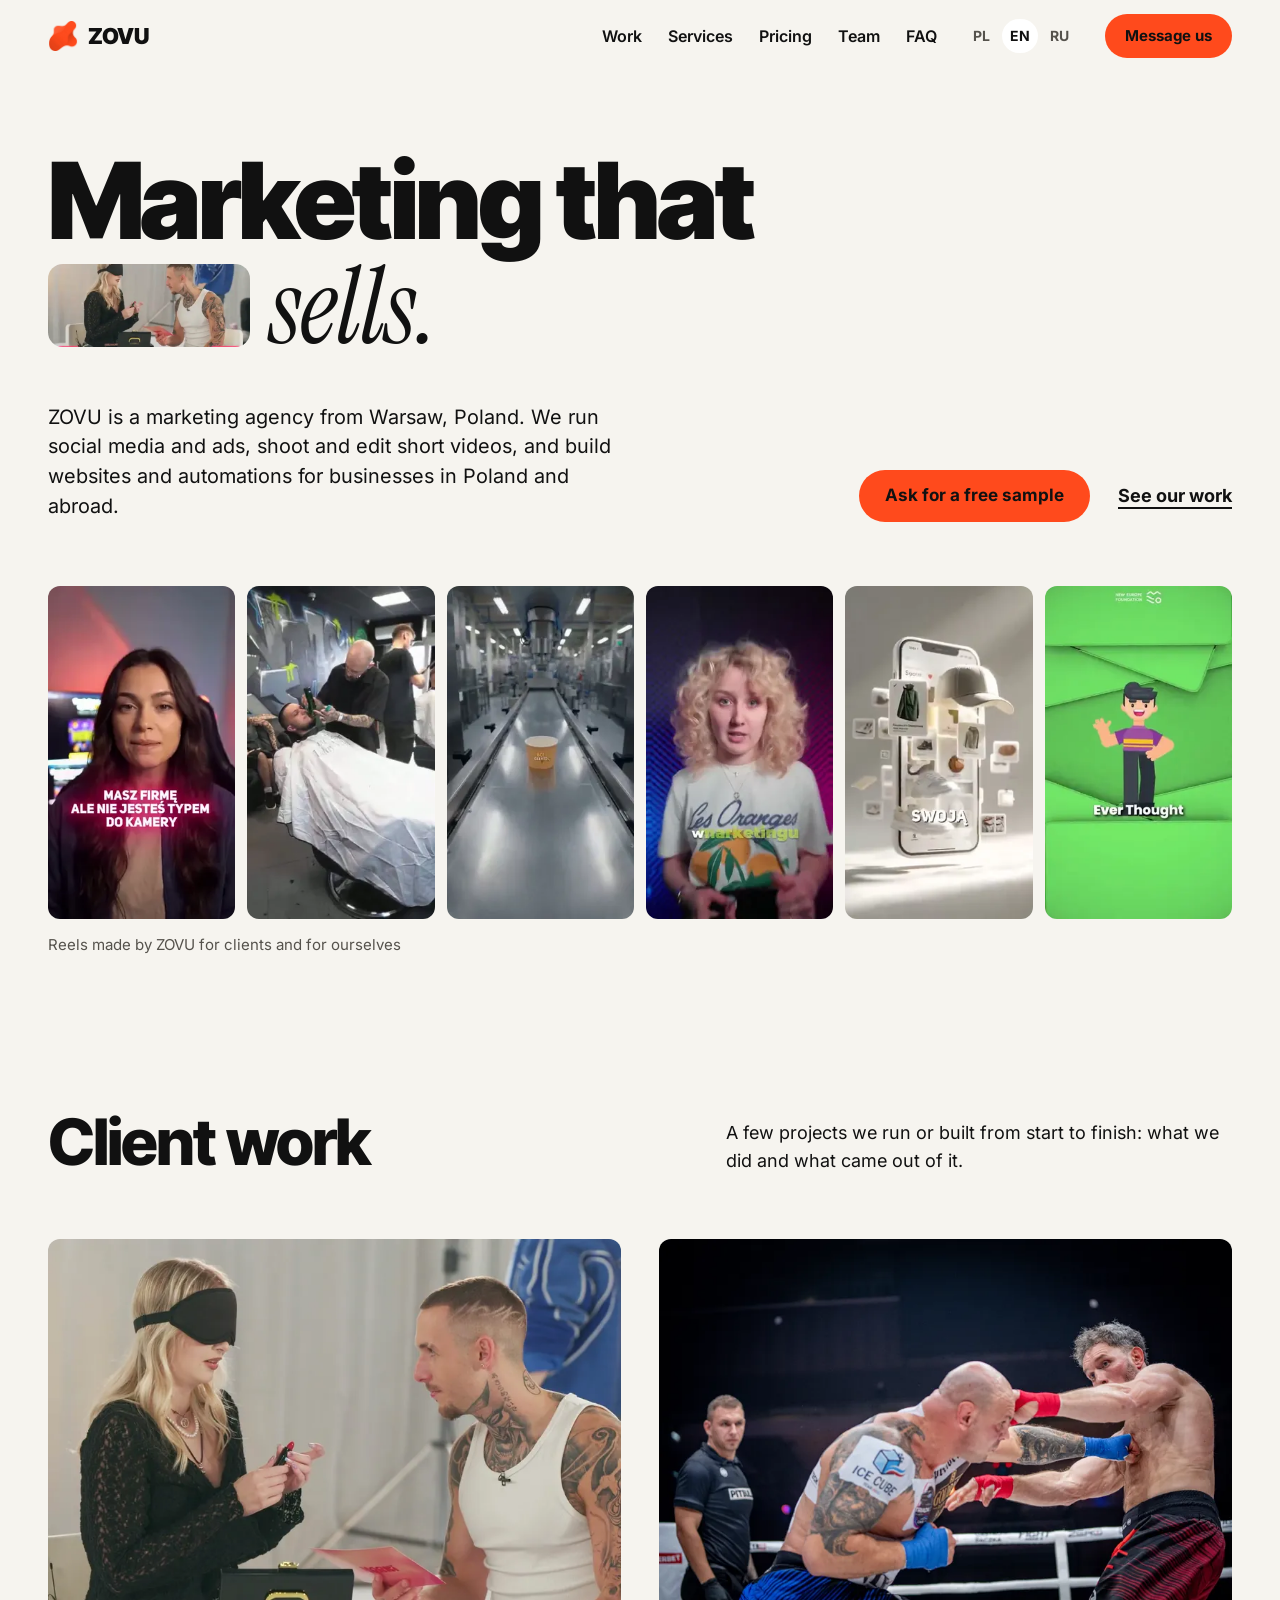
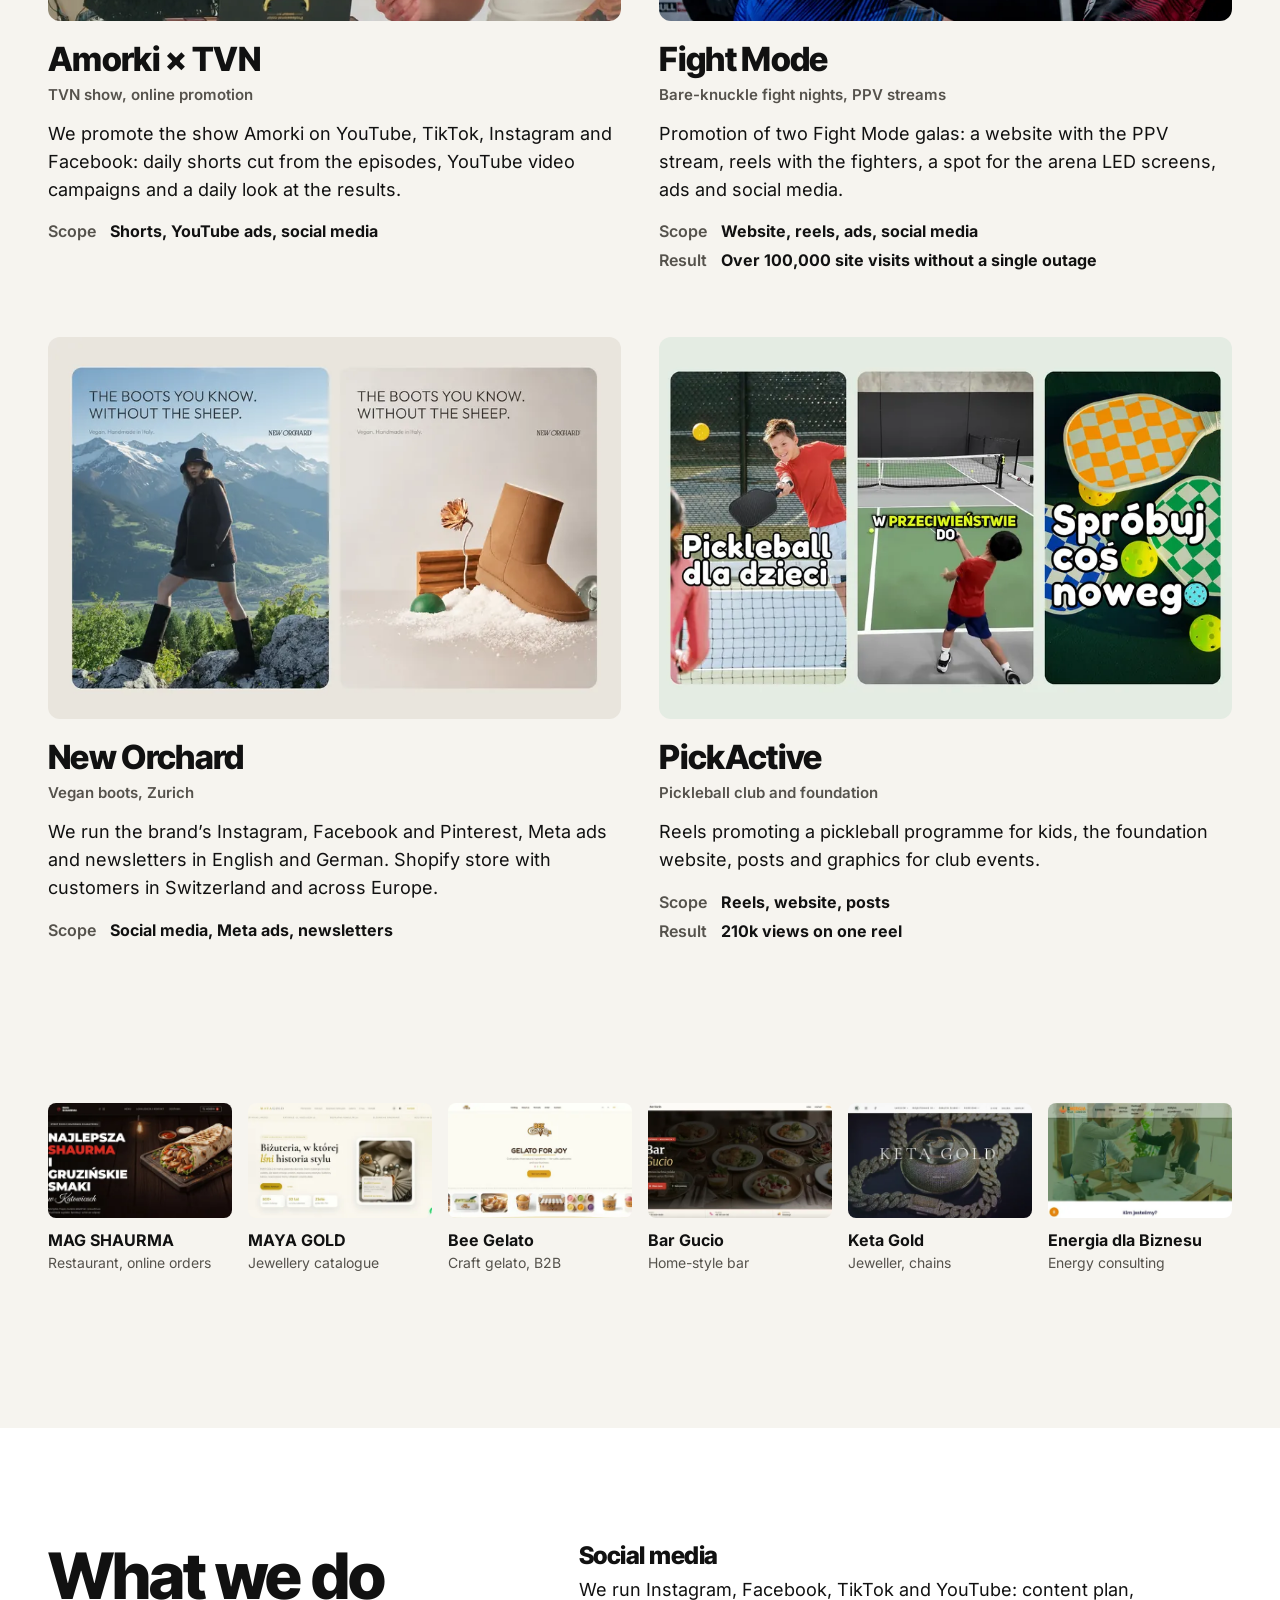
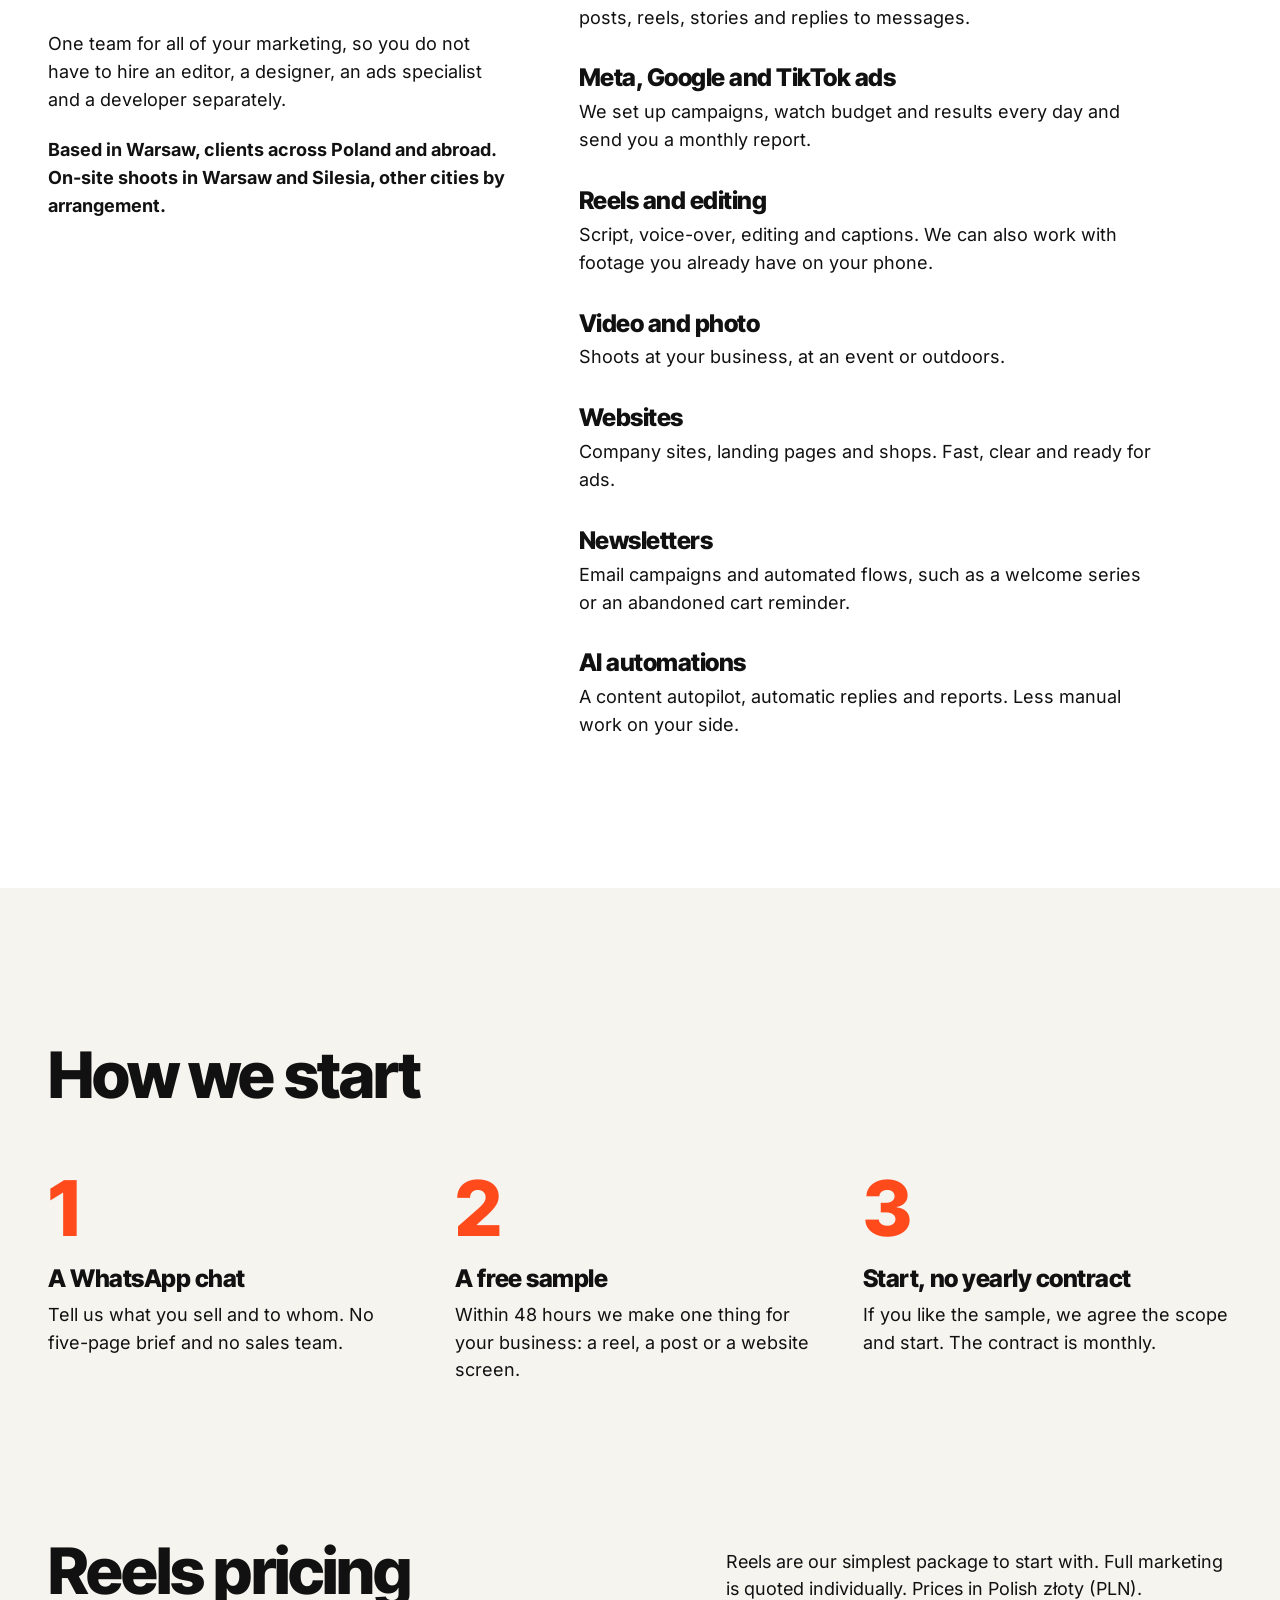
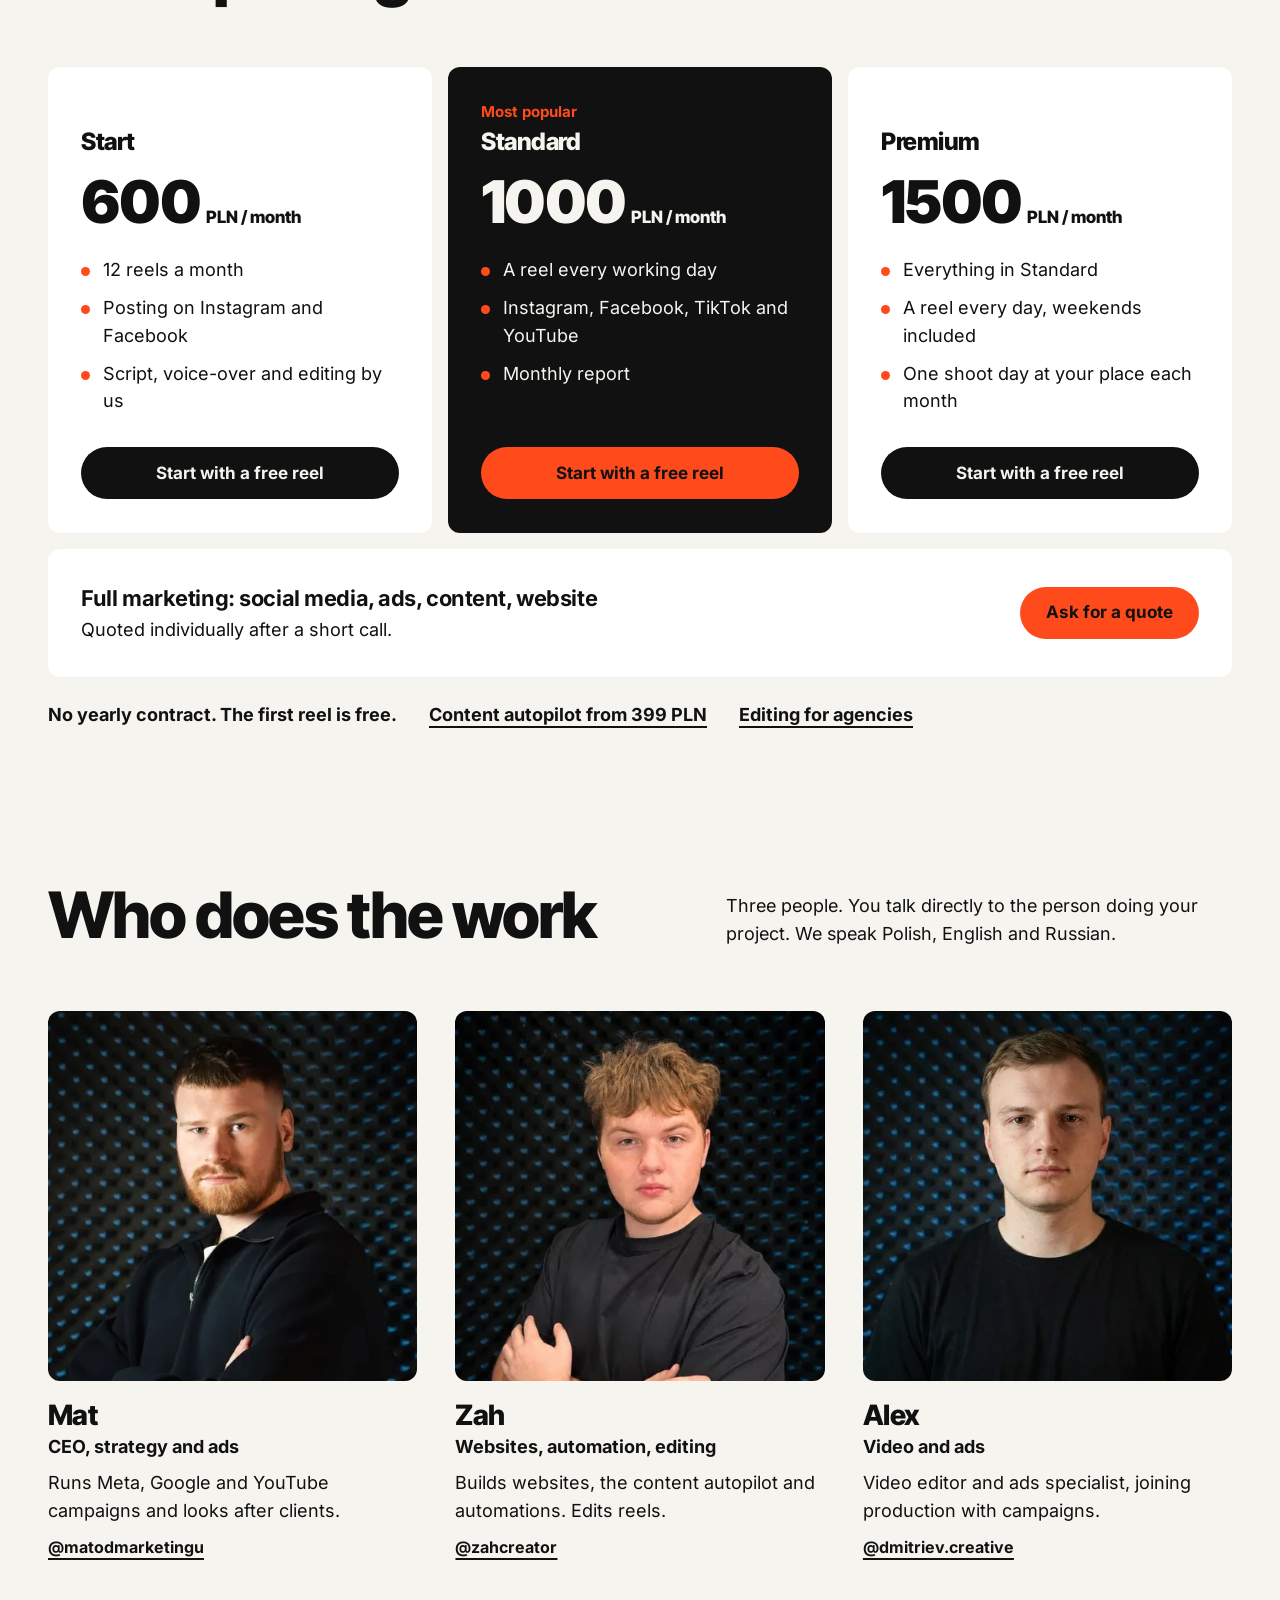
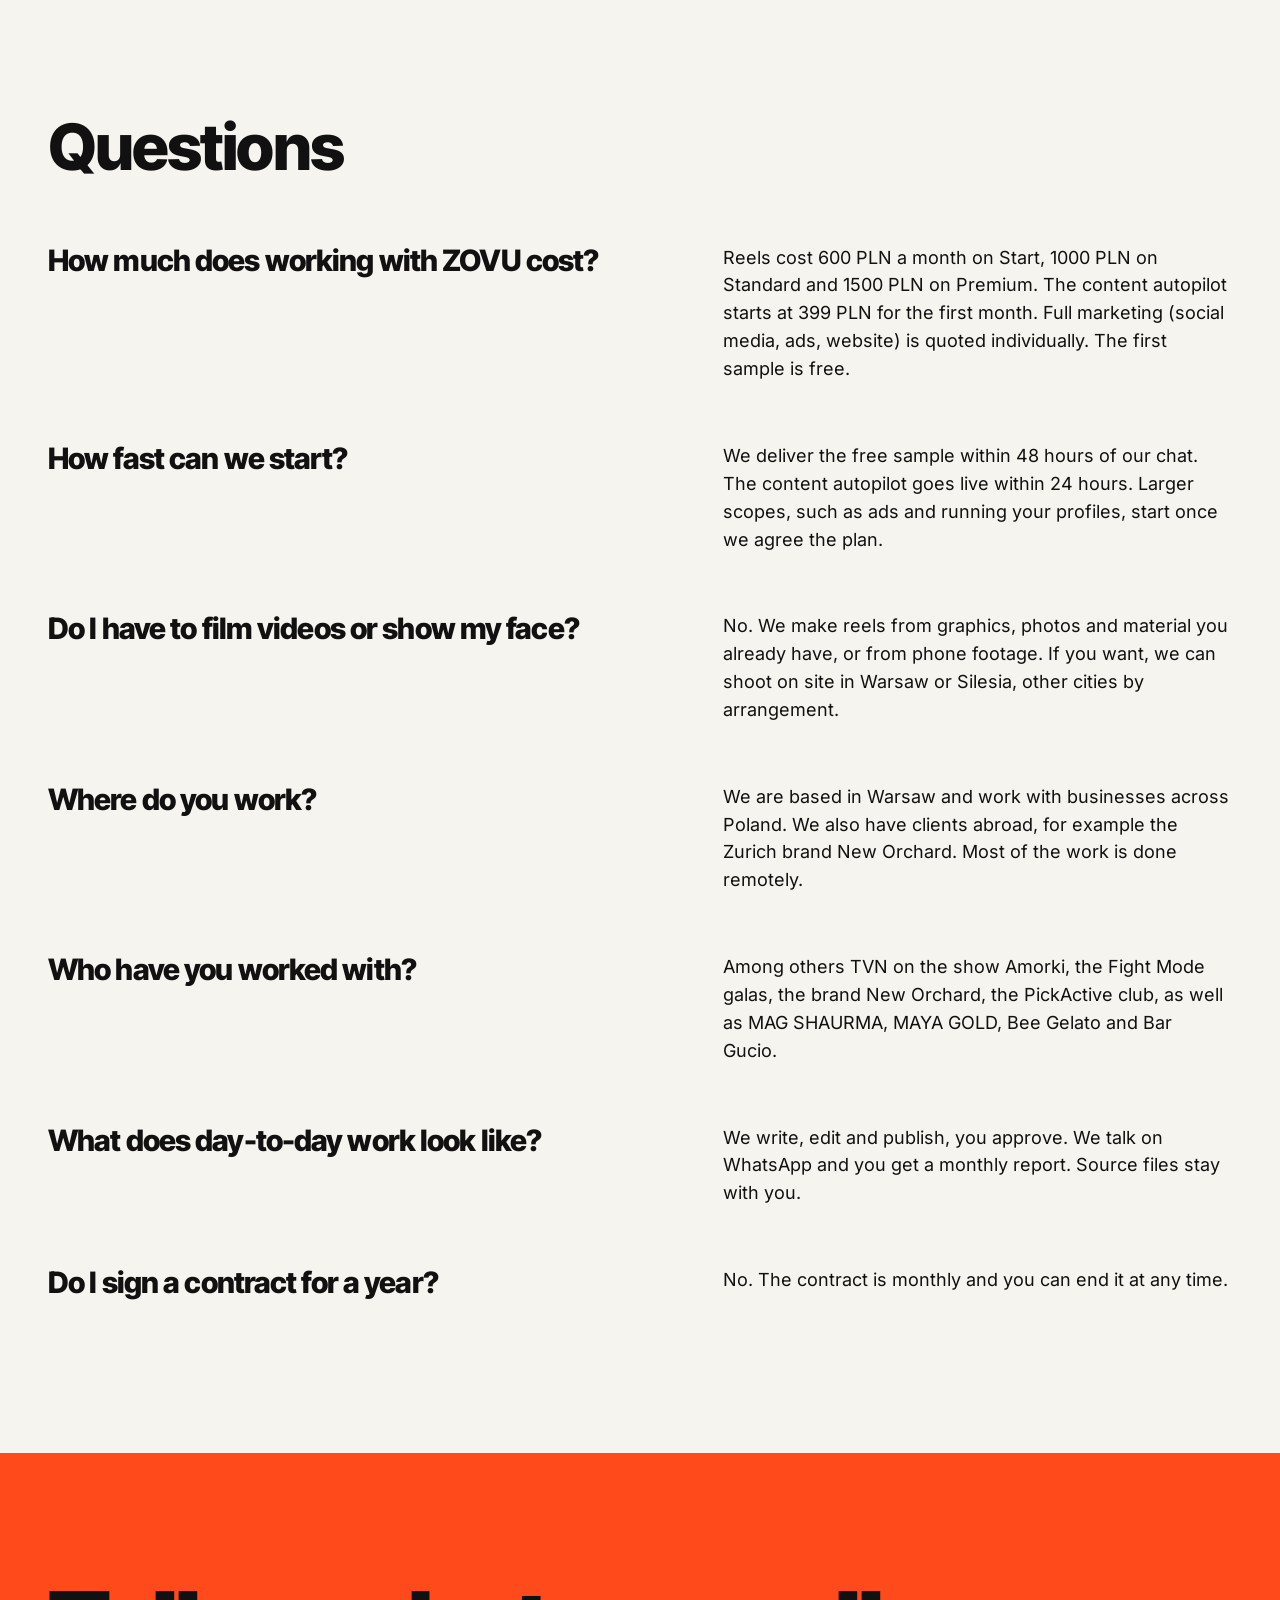
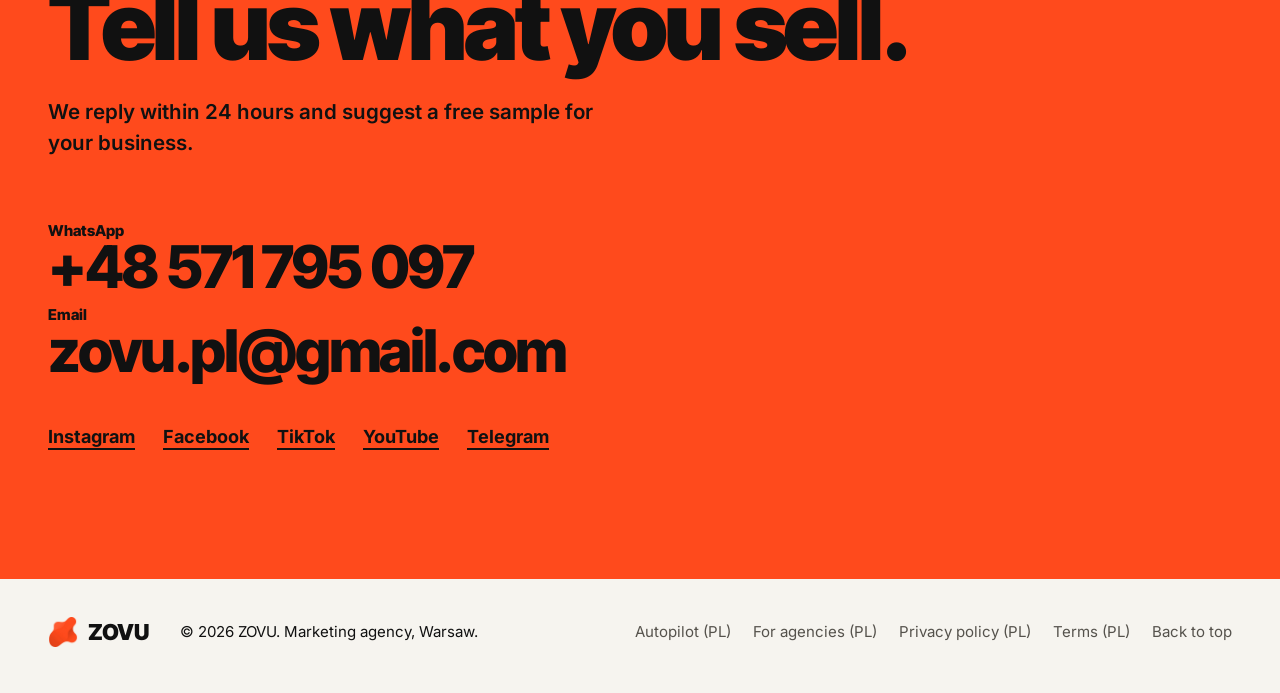
<file: en/index.html>
<!DOCTYPE html>
<html lang="en">
<head>
<meta charset="utf-8">
<meta name="viewport" content="width=device-width, initial-scale=1">
<title>Marketing agency in Warsaw: social media, ads, video | ZOVU</title>
<meta name="description" content="ZOVU is a marketing agency from Warsaw, Poland. We run social media and Meta, Google and TikTok ads, make short videos, websites and automations for clients in Europe.">
<link rel="canonical" href="https://zovu.pl/en/">
<link rel="alternate" hreflang="pl" href="https://zovu.pl/">
<link rel="alternate" hreflang="en" href="https://zovu.pl/en/">
<link rel="alternate" hreflang="ru" href="https://zovu.pl/ru/">
<link rel="alternate" hreflang="x-default" href="https://zovu.pl/">
<meta name="theme-color" content="#f6f4ef">
<meta name="robots" content="index, follow, max-image-preview:large">
<meta property="og:type" content="website">
<meta property="og:site_name" content="ZOVU">
<meta property="og:locale" content="en_GB">
<meta property="og:url" content="https://zovu.pl/en/">
<meta property="og:title" content="ZOVU: marketing that sells">
<meta property="og:description" content="ZOVU is a marketing agency from Warsaw, Poland. We run social media and Meta, Google and TikTok ads, make short videos, websites and automations for clients in Europe.">
<meta property="og:image" content="https://zovu.pl/og-image.jpg">
<meta property="og:image:width" content="1200">
<meta property="og:image:height" content="630">
<meta property="og:image:alt" content="ZOVU: marketing that sells">
<meta name="twitter:card" content="summary_large_image">
<meta name="twitter:title" content="ZOVU: marketing that sells">
<meta name="twitter:description" content="ZOVU is a marketing agency from Warsaw, Poland. We run social media and Meta, Google and TikTok ads, make short videos, websites and automations for clients in Europe.">
<meta name="twitter:image" content="https://zovu.pl/og-image.jpg">
<link rel="icon" type="image/png" href="/favicon.png">
<link rel="apple-touch-icon" href="/apple-touch-icon.png">
<link rel="preload" href="/fonts/intertight-latin.woff2" as="font" type="font/woff2" crossorigin>
<link rel="preload" href="/fonts/inter-latin.woff2" as="font" type="font/woff2" crossorigin>
<link rel="preload" href="/fonts/instrument-latin.woff2" as="font" type="font/woff2" crossorigin>
<link rel="preload" href="/img/hero-loop.webp" as="image">
<style>@font-face{font-family:'Inter Tight';font-style:normal;font-weight:800 900;font-display:swap;src:url(/fonts/intertight-latin.woff2) format('woff2');unicode-range:U+0000-00FF,U+0131,U+0152-0153,U+02BB-02BC,U+02C6,U+02DA,U+02DC,U+0304,U+0308,U+0329,U+2000-206F,U+20AC,U+2122,U+2191,U+2193,U+2212,U+2215,U+FEFF,U+FFFD}@font-face{font-family:'Inter Tight';font-style:normal;font-weight:800 900;font-display:swap;src:url(/fonts/intertight-pl.woff2) format('woff2');unicode-range:U+0104-0107,U+0118-0119,U+0141-0144,U+015A-015B,U+0179-017C}@font-face{font-family:'Inter Tight';font-style:normal;font-weight:800 900;font-display:swap;src:url(/fonts/intertight-cyrillic.woff2) format('woff2');unicode-range:U+0301,U+0400-045F,U+0490-0491,U+04B0-04B1,U+2116}@font-face{font-family:'Inter';font-style:normal;font-weight:400 700;font-display:swap;src:url(/fonts/inter-latin.woff2) format('woff2');unicode-range:U+0000-00FF,U+0131,U+0152-0153,U+02BB-02BC,U+02C6,U+02DA,U+02DC,U+0304,U+0308,U+0329,U+2000-206F,U+20AC,U+2122,U+2191,U+2193,U+2212,U+2215,U+FEFF,U+FFFD}@font-face{font-family:'Inter';font-style:normal;font-weight:400 700;font-display:swap;src:url(/fonts/inter-pl.woff2) format('woff2');unicode-range:U+0104-0107,U+0118-0119,U+0141-0144,U+015A-015B,U+0179-017C}@font-face{font-family:'Inter';font-style:normal;font-weight:400 700;font-display:swap;src:url(/fonts/inter-cyrillic.woff2) format('woff2');unicode-range:U+0301,U+0400-045F,U+0490-0491,U+04B0-04B1,U+2116}@font-face{font-family:'Instrument Serif';font-style:italic;font-weight:400;font-display:swap;src:url(/fonts/instrument-latin.woff2) format('woff2');unicode-range:U+0000-00FF,U+0131,U+0152-0153,U+02BB-02BC,U+02C6,U+02DA,U+02DC,U+0304,U+0308,U+0329,U+2000-206F,U+20AC,U+2122,U+2191,U+2193,U+2212,U+2215,U+FEFF,U+FFFD}@font-face{font-family:'Instrument Serif';font-style:italic;font-weight:400;font-display:swap;src:url(/fonts/instrument-pl.woff2) format('woff2');unicode-range:U+0104-0107,U+0118-0119,U+0141-0144,U+015A-015B,U+0179-017C}:root{--bg:#f6f4ef;--surface:#fff;--ink:#111;--muted:#55524c;--accent:#ff4a1c;--on-accent:#111;--head:'Inter Tight',Inter,system-ui,sans-serif;--serif:'Instrument Serif',Georgia,serif;--card:#fff;--scrim:rgba(246,244,239,.96);color-scheme:light dark;--r:12px;--pad:clamp(16px,4vw,48px);--max:1360px;--gap:clamp(96px,12vw,176px)}*,*::before,*::after{box-sizing:border-box}html{-webkit-text-size-adjust:100%;scroll-behavior:smooth;scroll-padding-top:80px}body{margin:0;background:var(--bg);color:var(--ink);font:400 18px/1.55 Inter,system-ui,-apple-system,"Segoe UI",Roboto,Arial,sans-serif;-webkit-font-smoothing:antialiased;text-rendering:optimizeLegibility}img,video{display:block;max-width:100%;height:auto}a{color:inherit}h1,h2,h3{margin:0;font-family:var(--head);font-weight:800;letter-spacing:-.02em;line-height:1.02}p{margin:0}ul,ol{margin:0;padding:0;list-style:none}:focus-visible{outline:3px solid var(--accent);outline-offset:3px;border-radius:4px}::selection{background:var(--accent);color:var(--ink)}.wrap{max-width:var(--max);margin:0 auto;padding-inline:var(--pad)}.skip{position:absolute;left:-9999px;top:8px;background:#000;color:#fff;padding:10px 16px;z-index:99}.skip:focus{left:8px}.serif{font-family:var(--serif);font-style:italic;font-weight:400;letter-spacing:-.01em}.btn{display:inline-flex;align-items:center;justify-content:center;gap:10px;min-height:52px;padding:0 26px;border-radius:999px;background:var(--accent);color:var(--on-accent);font-weight:800;font-size:17px;text-decoration:none;transition:transform .2s cubic-bezier(.2,.7,.2,1),background-color .2s}.btn:hover{background:#ff6a42}.btn:active{transform:scale(.97)}.btn.ink{background:var(--ink);color:var(--bg)}.btn.ink:hover{background:#2a2a2a}.lnk{font-weight:700;text-decoration:underline;text-decoration-thickness:2px;text-underline-offset:5px;transition:text-decoration-color .2s}.lnk:hover{text-decoration-color:var(--accent)}/* nav */.top{position:sticky;top:0;z-index:20;background:var(--scrim)}.top .wrap{display:flex;align-items:center;gap:28px;height:72px}.brand{display:flex;align-items:center;gap:10px;text-decoration:none;font-family:var(--head);font-weight:900;font-size:22px;letter-spacing:-.02em}.brand img{width:30px;height:30px}.menu{display:flex;gap:26px;margin-left:auto;font-size:16px;font-weight:600}.menu a{text-decoration:none;padding:6px 0;transition:color .2s}.menu a:hover{color:var(--muted)}.langs{display:flex;gap:4px;font-size:14px;font-weight:700}.langs a{text-decoration:none;padding:6px 8px;border-radius:999px;color:var(--muted)}.langs a[aria-current]{background:var(--surface);color:var(--ink)}.top .btn{min-height:44px;padding:0 20px;font-size:15px}/* hero */.hero{padding-top:clamp(40px,6vw,88px)}.hero h1{font-weight:900;font-size:clamp(36px,8.3vw,128px);letter-spacing:-.035em;line-height:.98}:lang(ru) .hero h1{font-weight:900;font-size:clamp(30px,7.1vw,110px)}.hero h1>span{display:block}.frame{display:inline-block;vertical-align:-.04em;width:1.9em;height:.78em;margin-right:.18em;border-radius:.14em;overflow:hidden;background:var(--surface);animation:shutter 1.1s cubic-bezier(.7,0,.2,1) .15s both}.frame video,.frame img{width:100%;height:100%;object-fit:cover;animation:settle 1.4s cubic-bezier(.2,.7,.2,1) .15s both}@keyframes shutter{from{clip-path:inset(0 100% 0 0)}to{clip-path:inset(0 0 0 0)}}@keyframes settle{from{transform:scale(1.12)}to{transform:none}}.hero-dol{display:grid;grid-template-columns:minmax(0,7fr) minmax(0,5fr);gap:32px;align-items:end;margin-top:clamp(28px,3.4vw,48px)}.lead{font-size:clamp(18px,1.55vw,22px);line-height:1.5;max-width:44ch}.akcje{display:flex;flex-wrap:wrap;align-items:center;gap:16px 28px;justify-self:end}.pasek{margin-top:clamp(40px,5vw,72px)}.pasek ul{display:grid;grid-template-columns:repeat(6,minmax(0,1fr));gap:12px}.pasek li{aspect-ratio:9/16;border-radius:var(--r);overflow:hidden;background:var(--surface)}.pasek img,.pasek video{width:100%;height:100%;object-fit:cover}.pasek p{margin-top:14px;font-size:15px;color:var(--muted)}/* sekcje */.sek{margin-top:var(--gap)}.glowa{display:grid;grid-template-columns:minmax(0,6fr) minmax(0,5fr);gap:32px;align-items:end;margin-bottom:clamp(40px,5vw,72px)}.glowa h2,.h2{font-size:clamp(36px,5vw,76px);letter-spacing:-.03em}.glowa p{font-size:clamp(17px,1.4vw,20px);max-width:46ch;justify-self:end}.cases{display:grid;grid-template-columns:repeat(2,minmax(0,1fr));gap:clamp(48px,5vw,72px) clamp(24px,3vw,40px)}.case figure{margin:0;border-radius:var(--r);overflow:hidden;background:var(--surface);aspect-ratio:3/2}.case figure img{width:100%;height:100%;object-fit:cover;transition:transform .8s cubic-bezier(.2,.7,.2,1)}.case:hover figure img{transform:scale(1.03)}.case h3{font-size:clamp(28px,2.6vw,40px);margin-top:22px}.case h3 a{text-decoration:none}.case h3 a:hover{text-decoration:underline;text-decoration-thickness:3px;text-underline-offset:6px;text-decoration-color:var(--accent)}.kat{font-size:15px;color:var(--muted);margin-top:6px;font-weight:600}.case .opis{margin-top:14px;max-width:56ch}.case dl{margin:16px 0 0;display:grid;grid-template-columns:auto 1fr;gap:4px 14px;font-size:16px}.case dt{color:var(--muted);font-weight:600}.case dd{margin:0;font-weight:700}.www{margin-top:clamp(72px,8vw,120px)}.www h3{font-size:clamp(24px,2.2vw,32px);margin-bottom:28px}.www ul{display:grid;grid-template-columns:repeat(6,minmax(0,1fr));gap:24px 16px}.www a{text-decoration:none;display:block}.www img{border-radius:8px;aspect-ratio:16/10;object-fit:cover;width:100%;background:var(--surface);transition:transform .3s}.www a:hover img{transform:translateY(-4px)}.www b{display:block;margin-top:10px;font-size:16px}.www span{display:block;font-size:14px;color:var(--muted)}.pole{background:var(--surface);padding-block:clamp(72px,9vw,136px)}.uslugi{display:grid;grid-template-columns:minmax(0,5fr) minmax(0,7fr);gap:clamp(32px,5vw,80px)}.uslugi .lewa{align-self:start;position:sticky;top:104px}.uslugi .lewa p{margin-top:22px;max-width:40ch}.uslugi .lewa .gdzie{font-weight:700}.uslugi li{padding-block:0 34px}.uslugi li h3{font-size:clamp(22px,1.9vw,28px)}.uslugi li p{margin-top:8px;max-width:52ch}.kroki{display:grid;grid-template-columns:repeat(3,minmax(0,1fr));gap:clamp(24px,3vw,48px);counter-reset:k}.kroki li{counter-increment:k}.kroki li::before{content:counter(k);display:block;font-family:var(--head);font-weight:900;font-size:clamp(56px,6vw,96px);font-weight:800;letter-spacing:-.05em;line-height:1;color:var(--accent);margin-bottom:18px}.kroki h3{font-size:clamp(22px,1.9vw,28px)}.kroki p{margin-top:10px;max-width:38ch}.plany{display:grid;grid-template-columns:repeat(3,minmax(0,1fr));gap:16px}.plan{background:var(--surface);border-radius:var(--r);padding:clamp(24px,2.6vw,40px);display:flex;flex-direction:column}.plan.pop{background:var(--ink);color:var(--bg)}.plan .znak{font-size:15px;font-weight:700;color:var(--accent);min-height:24px}.plan h3{font-size:24px;margin-top:6px}.cena{margin-top:18px;font-family:var(--head);font-weight:900;letter-spacing:-.03em;font-size:clamp(48px,4.6vw,72px);line-height:1}.cena small{font-size:17px;letter-spacing:0;font-weight:600;margin-left:6px}.plan ul{margin:24px 0 32px;display:grid;gap:10px}.plan li{padding-left:22px;position:relative}.plan li::before{content:"";position:absolute;left:0;top:.62em;width:9px;height:9px;border-radius:50%;background:var(--accent)}.plan .btn{margin-top:auto}.plan:not(.pop) .btn{background:var(--ink);color:var(--bg)}.plan:not(.pop) .btn:hover{background:#333}.pelny{margin-top:16px;background:var(--surface);border-radius:var(--r);padding:clamp(24px,2.6vw,40px);display:flex;flex-wrap:wrap;align-items:center;justify-content:space-between;gap:20px}.pelny b{display:block;font-size:clamp(20px,1.7vw,26px);letter-spacing:-.02em}.pod{display:flex;flex-wrap:wrap;gap:12px 32px;margin-top:24px;align-items:center}.pod p{font-weight:700}.ludzie{display:grid;grid-template-columns:repeat(3,minmax(0,1fr));gap:clamp(24px,3vw,48px)}.ludzie img{width:100%;aspect-ratio:1;object-fit:cover;border-radius:var(--r);background:var(--surface)}.ludzie h3{font-size:28px;margin-top:20px}.ludzie .rola{font-weight:700;margin-top:4px}.ludzie p.bio{margin-top:8px;max-width:36ch}.ludzie a{display:inline-block;margin-top:10px;font-size:16px}.faq{display:grid;gap:clamp(40px,4.6vw,64px)}.qa{display:grid;grid-template-columns:minmax(0,6fr) minmax(0,5fr);gap:24px clamp(32px,5vw,80px)}.qa h3{font-size:clamp(22px,2.3vw,34px);letter-spacing:-.03em;line-height:1.12}.qa p{max-width:46ch}.kontakt{background:var(--accent);color:#111;padding-block:clamp(80px,10vw,152px);margin-top:var(--gap)}.kontakt h2{font-weight:900;font-size:clamp(40px,7.4vw,120px);letter-spacing:-.035em;line-height:.96;max-width:14ch}.kontakt .wrap>p{margin-top:24px;font-size:clamp(18px,1.6vw,22px);max-width:40ch;font-weight:600}.drogi{margin-top:clamp(40px,5vw,72px);display:grid;gap:8px}.drogi a{font-family:var(--head);font-size:clamp(28px,4.6vw,72px);font-weight:800;letter-spacing:-.04em;line-height:1.08;text-decoration:none;width:fit-content;max-width:100%;overflow-wrap:anywhere}.drogi a:hover{text-decoration:underline;text-decoration-thickness:4px;text-underline-offset:8px}.drogi span{display:block;font-size:15px;font-weight:700;letter-spacing:0;margin-bottom:-4px}.soc{display:flex;flex-wrap:wrap;gap:10px 28px;margin-top:40px;font-weight:700}.soc a{text-decoration:underline;text-decoration-thickness:2px;text-underline-offset:5px}footer{padding-block:36px 44px}footer .wrap{display:flex;flex-wrap:wrap;gap:16px 32px;align-items:center;font-size:15px}footer nav{display:flex;flex-wrap:wrap;gap:8px 22px;margin-left:auto}footer nav a{text-decoration:none;color:var(--muted)}footer nav a:hover{color:var(--ink)}@media (prefers-color-scheme:dark){:root{--bg:#111;--surface:#1c1c1b;--card:#1c1c1b;--ink:#f6f4ef;--muted:#b4b0a8;--scrim:rgba(17,17,17,.96)}.btn.ink:hover,.plan:not(.pop) .btn:hover{background:#d9d6cf}.langs a[aria-current]{background:#2a2a28}}/* ruch */.js .rv{opacity:0;transform:translateY(24px);transition:opacity .7s cubic-bezier(.2,.7,.2,1),transform .7s cubic-bezier(.2,.7,.2,1)}.js .rv.on{opacity:1;transform:none}@media (prefers-reduced-motion:reduce){*,*::before,*::after{animation:none!important;transition:none!important;scroll-behavior:auto!important}.js .rv{opacity:1;transform:none}}/* tablet */@media (max-width:1100px){.menu{display:none}.www ul{grid-template-columns:repeat(3,minmax(0,1fr))}}@media (max-width:900px){ .hero-dol,.glowa,.uslugi,.qa{grid-template-columns:1fr} .akcje,.glowa p{justify-self:start} .uslugi .lewa{position:static} .cases{grid-template-columns:1fr} .plany,.kroki,.ludzie{grid-template-columns:1fr} .ludzie{grid-template-columns:repeat(3,minmax(0,1fr))} .qa{gap:10px}}/* telefon */@media (max-width:640px){ body{font-size:17px} .top .wrap{height:64px;gap:12px} .brand{font-size:20px} .langs{margin-left:auto} .langs a{padding:6px 6px} .top .btn{display:none} .hero h1{font-weight:900;font-size:9.4vw;max-width:none} :lang(ru) .hero h1{font-weight:900;font-size:8.4vw} .hero h1 .frame{display:block;width:100%;height:auto;aspect-ratio:12/5;margin:14px 0 10px;border-radius:var(--r)} .akcje{width:100%} .akcje .btn{width:100%} .pasek ul{display:flex;overflow-x:auto;scroll-snap-type:x mandatory;margin-inline:calc(var(--pad)*-1);padding-inline:var(--pad);scrollbar-width:none} .pasek ul::-webkit-scrollbar{display:none} .pasek li{flex:0 0 40vw;scroll-snap-align:start} .www ul{grid-template-columns:repeat(2,minmax(0,1fr))} .ludzie{grid-template-columns:1fr} .ludzie li{display:grid;grid-template-columns:112px 1fr;gap:0 16px;align-items:start} .ludzie h3{margin-top:0;font-size:24px} .ludzie img{grid-row:span 4} .pelny .btn,.plan .btn{width:100%} footer nav{margin-left:0}}</style>
<script>document.documentElement.classList.add('js')</script>
<script type="application/ld+json">{
 "@context": "https://schema.org",
 "@graph": [
  {
   "@type": "ProfessionalService",
   "@id": "https://zovu.pl/#org",
   "name": "ZOVU",
   "url": "https://zovu.pl/",
   "logo": "https://zovu.pl/logo_icon.png",
   "image": "https://zovu.pl/og-image.jpg",
   "description": "ZOVU is a marketing agency from Warsaw, Poland. We run social media and ads, shoot and edit short videos, and build websites and automations for businesses in Poland and abroad.",
   "email": "zovu.pl@gmail.com",
   "telephone": "+48571795097",
   "priceRange": "399-1500 PLN",
   "address": {
    "@type": "PostalAddress",
    "addressLocality": "Warszawa",
    "addressRegion": "mazowieckie",
    "addressCountry": "PL"
   },
   "areaServed": [
    {
     "@type": "Country",
     "name": "Polska"
    },
    {
     "@type": "Place",
     "name": "Europe"
    }
   ],
   "knowsLanguage": [
    "pl",
    "en",
    "ru"
   ],
   "sameAs": [
    "https://www.instagram.com/zovu.pl/",
    "https://www.facebook.com/zovupl",
    "https://www.tiktok.com/@zovu.pl",
    "https://www.youtube.com/@ZOVUPL"
   ]
  },
  {
   "@type": "WebSite",
   "@id": "https://zovu.pl/#site",
   "url": "https://zovu.pl/",
   "name": "ZOVU",
   "publisher": {
    "@id": "https://zovu.pl/#org"
   },
   "inLanguage": [
    "pl",
    "en",
    "ru"
   ]
  },
  {
   "@type": "WebPage",
   "@id": "https://zovu.pl/en/#page",
   "url": "https://zovu.pl/en/",
   "name": "Marketing agency in Warsaw: social media, ads, video | ZOVU",
   "description": "ZOVU is a marketing agency from Warsaw, Poland. We run social media and Meta, Google and TikTok ads, make short videos, websites and automations for clients in Europe.",
   "inLanguage": "en",
   "isPartOf": {
    "@id": "https://zovu.pl/#site"
   },
   "about": {
    "@id": "https://zovu.pl/#org"
   },
   "primaryImageOfPage": "https://zovu.pl/og-image.jpg",
   "dateModified": "2026-10-28"
  },
  {
   "@type": "Service",
   "@id": "https://zovu.pl/en/#usluga-1",
   "name": "Social media",
   "description": "We run Instagram, Facebook, TikTok and YouTube: content plan, posts, reels, stories and replies to messages.",
   "serviceType": "Social media",
   "provider": {
    "@id": "https://zovu.pl/#org"
   },
   "areaServed": [
    {
     "@type": "Country",
     "name": "Polska"
    },
    {
     "@type": "Place",
     "name": "Europe"
    }
   ]
  },
  {
   "@type": "Service",
   "@id": "https://zovu.pl/en/#usluga-2",
   "name": "Meta, Google and TikTok ads",
   "description": "We set up campaigns, watch budget and results every day and send you a monthly report.",
   "serviceType": "Meta, Google and TikTok ads",
   "provider": {
    "@id": "https://zovu.pl/#org"
   },
   "areaServed": [
    {
     "@type": "Country",
     "name": "Polska"
    },
    {
     "@type": "Place",
     "name": "Europe"
    }
   ]
  },
  {
   "@type": "Service",
   "@id": "https://zovu.pl/en/#usluga-3",
   "name": "Reels and editing",
   "description": "Script, voice-over, editing and captions. We can also work with footage you already have on your phone.",
   "serviceType": "Reels and editing",
   "provider": {
    "@id": "https://zovu.pl/#org"
   },
   "areaServed": [
    {
     "@type": "Country",
     "name": "Polska"
    },
    {
     "@type": "Place",
     "name": "Europe"
    }
   ],
   "offers": [
    {
     "@type": "Offer",
     "name": "Reels and editing: Start",
     "price": 600,
     "priceCurrency": "PLN",
     "priceSpecification": {
      "@type": "UnitPriceSpecification",
      "price": 600,
      "priceCurrency": "PLN",
      "unitCode": "MON"
     }
    },
    {
     "@type": "Offer",
     "name": "Reels and editing: Standard",
     "price": 1000,
     "priceCurrency": "PLN",
     "priceSpecification": {
      "@type": "UnitPriceSpecification",
      "price": 1000,
      "priceCurrency": "PLN",
      "unitCode": "MON"
     }
    },
    {
     "@type": "Offer",
     "name": "Reels and editing: Premium",
     "price": 1500,
     "priceCurrency": "PLN",
     "priceSpecification": {
      "@type": "UnitPriceSpecification",
      "price": 1500,
      "priceCurrency": "PLN",
      "unitCode": "MON"
     }
    }
   ]
  },
  {
   "@type": "Service",
   "@id": "https://zovu.pl/en/#usluga-4",
   "name": "Video and photo",
   "description": "Shoots at your business, at an event or outdoors.",
   "serviceType": "Video and photo",
   "provider": {
    "@id": "https://zovu.pl/#org"
   },
   "areaServed": [
    {
     "@type": "Country",
     "name": "Polska"
    },
    {
     "@type": "Place",
     "name": "Europe"
    }
   ]
  },
  {
   "@type": "Service",
   "@id": "https://zovu.pl/en/#usluga-5",
   "name": "Websites",
   "description": "Company sites, landing pages and shops. Fast, clear and ready for ads.",
   "serviceType": "Websites",
   "provider": {
    "@id": "https://zovu.pl/#org"
   },
   "areaServed": [
    {
     "@type": "Country",
     "name": "Polska"
    },
    {
     "@type": "Place",
     "name": "Europe"
    }
   ]
  },
  {
   "@type": "Service",
   "@id": "https://zovu.pl/en/#usluga-6",
   "name": "Newsletters",
   "description": "Email campaigns and automated flows, such as a welcome series or an abandoned cart reminder.",
   "serviceType": "Newsletters",
   "provider": {
    "@id": "https://zovu.pl/#org"
   },
   "areaServed": [
    {
     "@type": "Country",
     "name": "Polska"
    },
    {
     "@type": "Place",
     "name": "Europe"
    }
   ]
  },
  {
   "@type": "Service",
   "@id": "https://zovu.pl/en/#usluga-7",
   "name": "AI automations",
   "description": "A content autopilot, automatic replies and reports. Less manual work on your side.",
   "serviceType": "AI automations",
   "provider": {
    "@id": "https://zovu.pl/#org"
   },
   "areaServed": [
    {
     "@type": "Country",
     "name": "Polska"
    },
    {
     "@type": "Place",
     "name": "Europe"
    }
   ]
  },
  {
   "@type": "FAQPage",
   "@id": "https://zovu.pl/en/#faq",
   "inLanguage": "en",
   "mainEntity": [
    {
     "@type": "Question",
     "name": "How much does working with ZOVU cost?",
     "acceptedAnswer": {
      "@type": "Answer",
      "text": "Reels cost 600 PLN a month on Start, 1000 PLN on Standard and 1500 PLN on Premium. The content autopilot starts at 399 PLN for the first month. Full marketing (social media, ads, website) is quoted individually. The first sample is free."
     }
    },
    {
     "@type": "Question",
     "name": "How fast can we start?",
     "acceptedAnswer": {
      "@type": "Answer",
      "text": "We deliver the free sample within 48 hours of our chat. The content autopilot goes live within 24 hours. Larger scopes, such as ads and running your profiles, start once we agree the plan."
     }
    },
    {
     "@type": "Question",
     "name": "Do I have to film videos or show my face?",
     "acceptedAnswer": {
      "@type": "Answer",
      "text": "No. We make reels from graphics, photos and material you already have, or from phone footage. If you want, we can shoot on site in Warsaw or Silesia, other cities by arrangement."
     }
    },
    {
     "@type": "Question",
     "name": "Where do you work?",
     "acceptedAnswer": {
      "@type": "Answer",
      "text": "We are based in Warsaw and work with businesses across Poland. We also have clients abroad, for example the Zurich brand New Orchard. Most of the work is done remotely."
     }
    },
    {
     "@type": "Question",
     "name": "Who have you worked with?",
     "acceptedAnswer": {
      "@type": "Answer",
      "text": "Among others TVN on the show Amorki, the Fight Mode galas, the brand New Orchard, the PickActive club, as well as MAG SHAURMA, MAYA GOLD, Bee Gelato and Bar Gucio."
     }
    },
    {
     "@type": "Question",
     "name": "What does day-to-day work look like?",
     "acceptedAnswer": {
      "@type": "Answer",
      "text": "We write, edit and publish, you approve. We talk on WhatsApp and you get a monthly report. Source files stay with you."
     }
    },
    {
     "@type": "Question",
     "name": "Do I sign a contract for a year?",
     "acceptedAnswer": {
      "@type": "Answer",
      "text": "No. The contract is monthly and you can end it at any time."
     }
    }
   ]
  }
 ]
}</script>
</head>
<body>
<a class="skip" href="#tresc">Skip to content</a>
<header class="top">
 <div class="wrap">
  <a class="brand" href="/en/" aria-label="ZOVU"><img src="/logo_icon.webp" width="30" height="30" alt=""><span>ZOVU</span></a>
  <nav class="menu" aria-label="Menu">
   <a href="#realizacje">Work</a><a href="#uslugi">Services</a><a href="#cennik">Pricing</a><a href="#zespol">Team</a><a href="#faq">FAQ</a>
  </nav>
  <div class="langs"><a href="/" hreflang="pl" lang="pl">PL</a><a href="/en/" hreflang="en" lang="en" aria-current="page">EN</a><a href="/ru/" hreflang="ru" lang="ru">RU</a></div>
  <a class="btn" href="#kontakt">Message us</a>
 </div>
</header>
<main id="tresc">
<section class="hero wrap" id="start">
 <h1><span>Marketing that</span><span><span class="frame" aria-hidden="true"><video id="petla" muted loop playsinline preload="none" poster="/img/hero-loop.webp" width="576" height="240"><source data-src="/img/hero-loop.mp4" type="video/mp4"></video></span><span class="serif">sells.</span></span></h1>
 <div class="hero-dol">
  <p class="lead">ZOVU is a marketing agency from Warsaw, Poland. We run social media and ads, shoot and edit short videos, and build websites and automations for businesses in Poland and abroad.</p>
  <div class="akcje"><a class="btn" href="https://wa.me/48571795097?text=Hi!%20I%20would%20like%20a%20free%20sample%20for%20my%20business%3A%20" target="_blank" rel="noopener">Ask for a free sample</a><a class="lnk" href="#realizacje">See our work</a></div>
 </div>
 <div class="pasek"><ul><li><video data-auto muted loop playsinline preload="none" poster="/img/rolka-1-270.webp" width="270" height="480" aria-hidden="true"><source data-src="/tasma1.mp4" type="video/mp4"></video></li><li><img src="/img/rolka-3-270.webp" srcset="/img/rolka-3-270.webp 270w, /img/rolka-3-450.webp 450w" sizes="(max-width:640px) 40vw, 15vw" width="450" height="800" alt="" loading="eager" decoding="async"></li><li><video data-auto muted loop playsinline preload="none" poster="/img/rolka-5-270.webp" width="270" height="480" aria-hidden="true"><source data-src="/tasma5.mp4" type="video/mp4"></video></li><li><img src="/img/rolka-7-270.webp" srcset="/img/rolka-7-270.webp 270w, /img/rolka-7-450.webp 450w" sizes="(max-width:640px) 40vw, 15vw" width="450" height="800" alt="" loading="eager" decoding="async"></li><li><img src="/img/rolka-9-270.webp" srcset="/img/rolka-9-270.webp 270w, /img/rolka-9-450.webp 450w" sizes="(max-width:640px) 40vw, 15vw" width="450" height="800" alt="" loading="lazy" decoding="async"></li><li><img src="/img/rolka-8-270.webp" srcset="/img/rolka-8-270.webp 270w, /img/rolka-8-450.webp 450w" sizes="(max-width:640px) 40vw, 15vw" width="450" height="800" alt="" loading="lazy" decoding="async"></li></ul><p>Reels made by ZOVU for clients and for ourselves</p></div>
</section>

<section class="sek wrap" id="realizacje" aria-labelledby="h-realizacje">
 <div class="glowa"><h2 id="h-realizacje" class="rv">Client work</h2><p class="rv">A few projects we run or built from start to finish: what we did and what came out of it.</p></div>
 <div class="cases">
<article class="case rv">
  <figure><img src="/img/case-amorki-800.webp" srcset="/img/case-amorki-480.webp 480w, /img/case-amorki-800.webp 800w, /img/case-amorki-1200.webp 1200w" sizes="(max-width:900px) 92vw, 46vw" width="1200" height="800" alt="Still from Amorki: a blindfolded girl and a young man on a blind date in the studio" loading="lazy" decoding="async"></figure>
  <h3>Amorki × TVN</h3>
  <p class="kat">TVN show, online promotion</p>
  <p class="opis">We promote the show Amorki on YouTube, TikTok, Instagram and Facebook: daily shorts cut from the episodes, YouTube video campaigns and a daily look at the results.</p>
  <dl><dt>Scope</dt><dd>Shorts, YouTube ads, social media</dd></dl>
</article>
<article class="case rv">
  <figure><img src="/img/case-fightmode-800.webp" srcset="/img/case-fightmode-480.webp 480w, /img/case-fightmode-800.webp 800w, /img/case-fightmode-1200.webp 1200w" sizes="(max-width:900px) 92vw, 46vw" width="1200" height="800" alt="Two fighters trading punches at a Fight Mode gala, referee at the ropes" loading="lazy" decoding="async"></figure>
  <h3><a href="https://fightmode.tv" target="_blank" rel="noopener">Fight Mode</a></h3>
  <p class="kat">Bare-knuckle fight nights, PPV streams</p>
  <p class="opis">Promotion of two Fight Mode galas: a website with the PPV stream, reels with the fighters, a spot for the arena LED screens, ads and social media.</p>
  <dl><dt>Scope</dt><dd>Website, reels, ads, social media</dd><dt>Result</dt><dd>Over 100,000 site visits without a single outage</dd></dl>
</article>
<article class="case rv">
  <figure><img src="/img/case-neworchard-800.webp" srcset="/img/case-neworchard-480.webp 480w, /img/case-neworchard-800.webp 800w, /img/case-neworchard-1200.webp 1200w" sizes="(max-width:900px) 92vw, 46vw" width="1200" height="800" alt="Two New Orchard ads: a woman in boots in the Alps and a caramel boot on snow" loading="lazy" decoding="async"></figure>
  <h3><a href="https://neworchard.com" target="_blank" rel="noopener">New Orchard</a></h3>
  <p class="kat">Vegan boots, Zurich</p>
  <p class="opis">We run the brand’s Instagram, Facebook and Pinterest, Meta ads and newsletters in English and German. Shopify store with customers in Switzerland and across Europe.</p>
  <dl><dt>Scope</dt><dd>Social media, Meta ads, newsletters</dd></dl>
</article>
<article class="case rv">
  <figure><img src="/img/case-pickactive-800.webp" srcset="/img/case-pickactive-480.webp 480w, /img/case-pickactive-800.webp 800w, /img/case-pickactive-1200.webp 1200w" sizes="(max-width:900px) 92vw, 46vw" width="1200" height="800" alt="PickActive reel covers: pickleball for kids, a boy at the net and paddles" loading="lazy" decoding="async"></figure>
  <h3><a href="https://pickactive.pl" target="_blank" rel="noopener">PickActive</a></h3>
  <p class="kat">Pickleball club and foundation</p>
  <p class="opis">Reels promoting a pickleball programme for kids, the foundation website, posts and graphics for club events.</p>
  <dl><dt>Scope</dt><dd>Reels, website, posts</dd><dt>Result</dt><dd>210k views on one reel</dd></dl>
</article>
 </div>
 <div class="www">
  <h3 class="rv">Websites we built</h3>
  <ul>
<li><a href="https://dzmzah.github.io/magshaurma/" target="_blank" rel="noopener"><img src="/img/www-shaurma-400.webp" srcset="/img/www-shaurma-400.webp 400w, /img/www-shaurma-800.webp 800w" sizes="(max-width:640px) 44vw, (max-width:1100px) 30vw, 15vw" width="800" height="500" alt="MAG SHAURMA: Restaurant, online orders" loading="lazy" decoding="async"><b>MAG SHAURMA</b><span>Restaurant, online orders</span></a></li>
<li><a href="https://dzmzah.github.io/maya-gold/" target="_blank" rel="noopener"><img src="/img/www-maya-400.webp" srcset="/img/www-maya-400.webp 400w, /img/www-maya-800.webp 800w" sizes="(max-width:640px) 44vw, (max-width:1100px) 30vw, 15vw" width="800" height="500" alt="MAYA GOLD: Jewellery catalogue" loading="lazy" decoding="async"><b>MAYA GOLD</b><span>Jewellery catalogue</span></a></li>
<li><a href="https://beegelato.sk" target="_blank" rel="noopener"><img src="/img/www-beegelato-400.webp" srcset="/img/www-beegelato-400.webp 400w, /img/www-beegelato-800.webp 800w" sizes="(max-width:640px) 44vw, (max-width:1100px) 30vw, 15vw" width="800" height="500" alt="Bee Gelato: Craft gelato, B2B" loading="lazy" decoding="async"><b>Bee Gelato</b><span>Craft gelato, B2B</span></a></li>
<li><a href="https://inca1122.github.io/gucio_bar/" target="_blank" rel="noopener"><img src="/img/www-gucio-400.webp" srcset="/img/www-gucio-400.webp 400w, /img/www-gucio-800.webp 800w" sizes="(max-width:640px) 44vw, (max-width:1100px) 30vw, 15vw" width="800" height="500" alt="Bar Gucio: Home-style bar" loading="lazy" decoding="async"><b>Bar Gucio</b><span>Home-style bar</span></a></li>
<li><a href="https://inca1122.github.io/jewelry-katowice/" target="_blank" rel="noopener"><img src="/img/www-jewelry-400.webp" srcset="/img/www-jewelry-400.webp 400w, /img/www-jewelry-800.webp 800w" sizes="(max-width:640px) 44vw, (max-width:1100px) 30vw, 15vw" width="800" height="500" alt="Keta Gold: Jeweller, chains" loading="lazy" decoding="async"><b>Keta Gold</b><span>Jeweller, chains</span></a></li>
<li><a href="https://energiabiznesu.pl/" target="_blank" rel="noopener"><img src="/img/www-energia-400.webp" srcset="/img/www-energia-400.webp 400w, /img/www-energia-800.webp 800w" sizes="(max-width:640px) 44vw, (max-width:1100px) 30vw, 15vw" width="800" height="500" alt="Energia dla Biznesu: Energy consulting" loading="lazy" decoding="async"><b>Energia dla Biznesu</b><span>Energy consulting</span></a></li>
  </ul>
 </div>
</section>

<section class="sek pole" id="uslugi" aria-labelledby="h-uslugi">
 <div class="wrap uslugi">
  <div class="lewa"><h2 id="h-uslugi" class="h2 rv">What we do</h2><p class="rv">One team for all of your marketing, so you do not have to hire an editor, a designer, an ads specialist and a developer separately.</p><p class="gdzie rv">Based in Warsaw, clients across Poland and abroad. On-site shoots in Warsaw and Silesia, other cities by arrangement.</p></div>
  <ul>
<li id="usluga-1" class="rv"><h3>Social media</h3><p>We run Instagram, Facebook, TikTok and YouTube: content plan, posts, reels, stories and replies to messages.</p></li>
<li id="usluga-2" class="rv"><h3>Meta, Google and TikTok ads</h3><p>We set up campaigns, watch budget and results every day and send you a monthly report.</p></li>
<li id="usluga-3" class="rv"><h3>Reels and editing</h3><p>Script, voice-over, editing and captions. We can also work with footage you already have on your phone.</p></li>
<li id="usluga-4" class="rv"><h3>Video and photo</h3><p>Shoots at your business, at an event or outdoors.</p></li>
<li id="usluga-5" class="rv"><h3>Websites</h3><p>Company sites, landing pages and shops. Fast, clear and ready for ads.</p></li>
<li id="usluga-6" class="rv"><h3>Newsletters</h3><p>Email campaigns and automated flows, such as a welcome series or an abandoned cart reminder.</p></li>
<li id="usluga-7" class="rv"><h3>AI automations</h3><p>A content autopilot, automatic replies and reports. Less manual work on your side.</p></li>
  </ul>
 </div>
</section>

<section class="sek wrap" id="jak-zaczynamy" aria-labelledby="h-proces">
 <div class="glowa"><h2 id="h-proces" class="rv">How we start</h2></div>
 <ol class="kroki"><li class="rv"><h3>A WhatsApp chat</h3><p>Tell us what you sell and to whom. No five-page brief and no sales team.</p></li><li class="rv"><h3>A free sample</h3><p>Within 48 hours we make one thing for your business: a reel, a post or a website screen.</p></li><li class="rv"><h3>Start, no yearly contract</h3><p>If you like the sample, we agree the scope and start. The contract is monthly.</p></li></ol>
</section>

<section class="sek wrap" id="cennik" aria-labelledby="h-cennik">
 <div class="glowa"><h2 id="h-cennik" class="rv">Reels pricing</h2><p class="rv">Reels are our simplest package to start with. Full marketing is quoted individually. Prices in Polish złoty (PLN).</p></div>
 <div class="plany">
<article class="plan rv">
  <p class="znak"></p>
  <h3>Start</h3>
  <p class="cena">600<small>PLN / month</small></p>
  <ul><li>12 reels a month</li><li>Posting on Instagram and Facebook</li><li>Script, voice-over and editing by us</li></ul>
  <a class="btn" href="https://wa.me/48571795097?text=Hi!%20I%20would%20like%20a%20free%20sample%20for%20my%20business%3A%20" target="_blank" rel="noopener">Start with a free reel</a>
</article>
<article class="plan rv pop">
  <p class="znak">Most popular</p>
  <h3>Standard</h3>
  <p class="cena">1000<small>PLN / month</small></p>
  <ul><li>A reel every working day</li><li>Instagram, Facebook, TikTok and YouTube</li><li>Monthly report</li></ul>
  <a class="btn" href="https://wa.me/48571795097?text=Hi!%20I%20would%20like%20a%20free%20sample%20for%20my%20business%3A%20" target="_blank" rel="noopener">Start with a free reel</a>
</article>
<article class="plan rv">
  <p class="znak"></p>
  <h3>Premium</h3>
  <p class="cena">1500<small>PLN / month</small></p>
  <ul><li>Everything in Standard</li><li>A reel every day, weekends included</li><li>One shoot day at your place each month</li></ul>
  <a class="btn" href="https://wa.me/48571795097?text=Hi!%20I%20would%20like%20a%20free%20sample%20for%20my%20business%3A%20" target="_blank" rel="noopener">Start with a free reel</a>
</article>
 </div>
 <div class="pelny rv"><div><b>Full marketing: social media, ads, content, website</b><span>Quoted individually after a short call.</span></div><a class="btn" href="https://wa.me/48571795097?text=Hi!%20I%20would%20like%20a%20marketing%20quote%20for%20my%20business%3A%20" target="_blank" rel="noopener">Ask for a quote</a></div>
 <div class="pod"><p>No yearly contract. The first reel is free.</p><a class="lnk" href="/autopilot/">Content autopilot from 399 PLN</a><a class="lnk" href="/dla-agencji/">Editing for agencies</a></div>
</section>

<section class="sek wrap" id="zespol" aria-labelledby="h-zespol">
 <div class="glowa"><h2 id="h-zespol" class="rv">Who does the work</h2><p class="rv">Three people. You talk directly to the person doing your project. We speak Polish, English and Russian.</p></div>
 <ul class="ludzie">
<li class="rv"><img src="/img/zespol-mat-480.webp" srcset="/img/zespol-mat-240.webp 240w, /img/zespol-mat-480.webp 480w" sizes="(max-width:640px) 112px, 30vw" width="480" height="480" alt="Mat, CEO, strategy and ads" loading="lazy" decoding="async"><h3>Mat</h3><p class="rola">CEO, strategy and ads</p><p class="bio">Runs Meta, Google and YouTube campaigns and looks after clients.</p><a class="lnk" href="https://www.instagram.com/matodmarketingu/" target="_blank" rel="noopener">@matodmarketingu</a></li>
<li class="rv"><img src="/img/zespol-zah-480.webp" srcset="/img/zespol-zah-240.webp 240w, /img/zespol-zah-480.webp 480w" sizes="(max-width:640px) 112px, 30vw" width="480" height="480" alt="Zah, Websites, automation, editing" loading="lazy" decoding="async"><h3>Zah</h3><p class="rola">Websites, automation, editing</p><p class="bio">Builds websites, the content autopilot and automations. Edits reels.</p><a class="lnk" href="https://www.instagram.com/zahcreator/" target="_blank" rel="noopener">@zahcreator</a></li>
<li class="rv"><img src="/img/zespol-alex-480.webp" srcset="/img/zespol-alex-240.webp 240w, /img/zespol-alex-480.webp 480w" sizes="(max-width:640px) 112px, 30vw" width="480" height="480" alt="Alex, Video and ads" loading="lazy" decoding="async"><h3>Alex</h3><p class="rola">Video and ads</p><p class="bio">Video editor and ads specialist, joining production with campaigns.</p><a class="lnk" href="https://www.instagram.com/dmitriev.creative/" target="_blank" rel="noopener">@dmitriev.creative</a></li>
 </ul>
</section>

<section class="sek wrap" id="faq" aria-labelledby="h-faq">
 <div class="glowa"><h2 id="h-faq" class="rv">Questions</h2></div>
 <div class="faq">
<div class="qa rv"><h3>How much does working with ZOVU cost?</h3><p>Reels cost 600 PLN a month on Start, 1000 PLN on Standard and 1500 PLN on Premium. The content autopilot starts at 399 PLN for the first month. Full marketing (social media, ads, website) is quoted individually. The first sample is free.</p></div>
<div class="qa rv"><h3>How fast can we start?</h3><p>We deliver the free sample within 48 hours of our chat. The content autopilot goes live within 24 hours. Larger scopes, such as ads and running your profiles, start once we agree the plan.</p></div>
<div class="qa rv"><h3>Do I have to film videos or show my face?</h3><p>No. We make reels from graphics, photos and material you already have, or from phone footage. If you want, we can shoot on site in Warsaw or Silesia, other cities by arrangement.</p></div>
<div class="qa rv"><h3>Where do you work?</h3><p>We are based in Warsaw and work with businesses across Poland. We also have clients abroad, for example the Zurich brand New Orchard. Most of the work is done remotely.</p></div>
<div class="qa rv"><h3>Who have you worked with?</h3><p>Among others TVN on the show Amorki, the Fight Mode galas, the brand New Orchard, the PickActive club, as well as MAG SHAURMA, MAYA GOLD, Bee Gelato and Bar Gucio.</p></div>
<div class="qa rv"><h3>What does day-to-day work look like?</h3><p>We write, edit and publish, you approve. We talk on WhatsApp and you get a monthly report. Source files stay with you.</p></div>
<div class="qa rv"><h3>Do I sign a contract for a year?</h3><p>No. The contract is monthly and you can end it at any time.</p></div>
 </div>
</section>

<section class="kontakt" id="kontakt" aria-labelledby="h-kontakt">
 <div class="wrap">
  <h2 id="h-kontakt">Tell us what you sell.</h2>
  <p>We reply within 24 hours and suggest a free sample for your business.</p>
  <div class="drogi">
   <a href="https://wa.me/48571795097?text=Hi!%20I%20would%20like%20a%20free%20sample%20for%20my%20business%3A%20" target="_blank" rel="noopener"><span>WhatsApp</span>+48 571 795 097</a>
   <a href="mailto:zovu.pl@gmail.com"><span>Email</span>zovu.pl@gmail.com</a>
  </div>
  <div class="soc"><a href="https://www.instagram.com/zovu.pl/" target="_blank" rel="noopener">Instagram</a><a href="https://www.facebook.com/zovupl" target="_blank" rel="noopener">Facebook</a><a href="https://www.tiktok.com/@zovu.pl" target="_blank" rel="noopener">TikTok</a><a href="https://www.youtube.com/@ZOVUPL" target="_blank" rel="noopener">YouTube</a><a href="https://t.me/matonlyone" target="_blank" rel="noopener">Telegram</a></div>
 </div>
</section>
</main>
<footer>
 <div class="wrap">
  <a class="brand" href="/en/"><img src="/logo_icon.webp" width="30" height="30" alt=""><span>ZOVU</span></a>
  <p>© 2026 ZOVU. Marketing agency, Warsaw.</p>
  <nav aria-label="Marketing agency, Warsaw."><a href="/autopilot/">Autopilot (PL)</a><a href="/dla-agencji/">For agencies (PL)</a><a href="/privacypolicy/">Privacy policy (PL)</a><a href="/terms/">Terms (PL)</a><a href="#start">Back to top</a></nav>
 </div>
</footer>
<script>
(function(){
 var ruch=!window.matchMedia('(prefers-reduced-motion: reduce)').matches;
 function wlacz(v){var s=v.querySelector('source[data-src]');if(s){s.src=s.getAttribute('data-src');s.removeAttribute('data-src');v.load();}var p=v.play();if(p&&p.catch)p.catch(function(){});}
 if('IntersectionObserver' in window){
  var io=new IntersectionObserver(function(es){es.forEach(function(e){var v=e.target;if(e.isIntersecting){if(ruch)wlacz(v);}else if(!v.paused){v.pause();}});},{rootMargin:'120px'});
  document.querySelectorAll('#petla,video[data-auto]').forEach(function(v){io.observe(v);});
  var ro=new IntersectionObserver(function(es){es.forEach(function(e,i){if(e.isIntersecting){var el=e.target;setTimeout(function(){el.classList.add('on');},(i%4)*80);ro.unobserve(el);}});},{rootMargin:'0px 0px -8% 0px'});
  document.querySelectorAll('.rv').forEach(function(el){ro.observe(el);});
 }else{document.querySelectorAll('.rv').forEach(function(el){el.classList.add('on');});}
})();
</script>
</body>
</html>
</file>
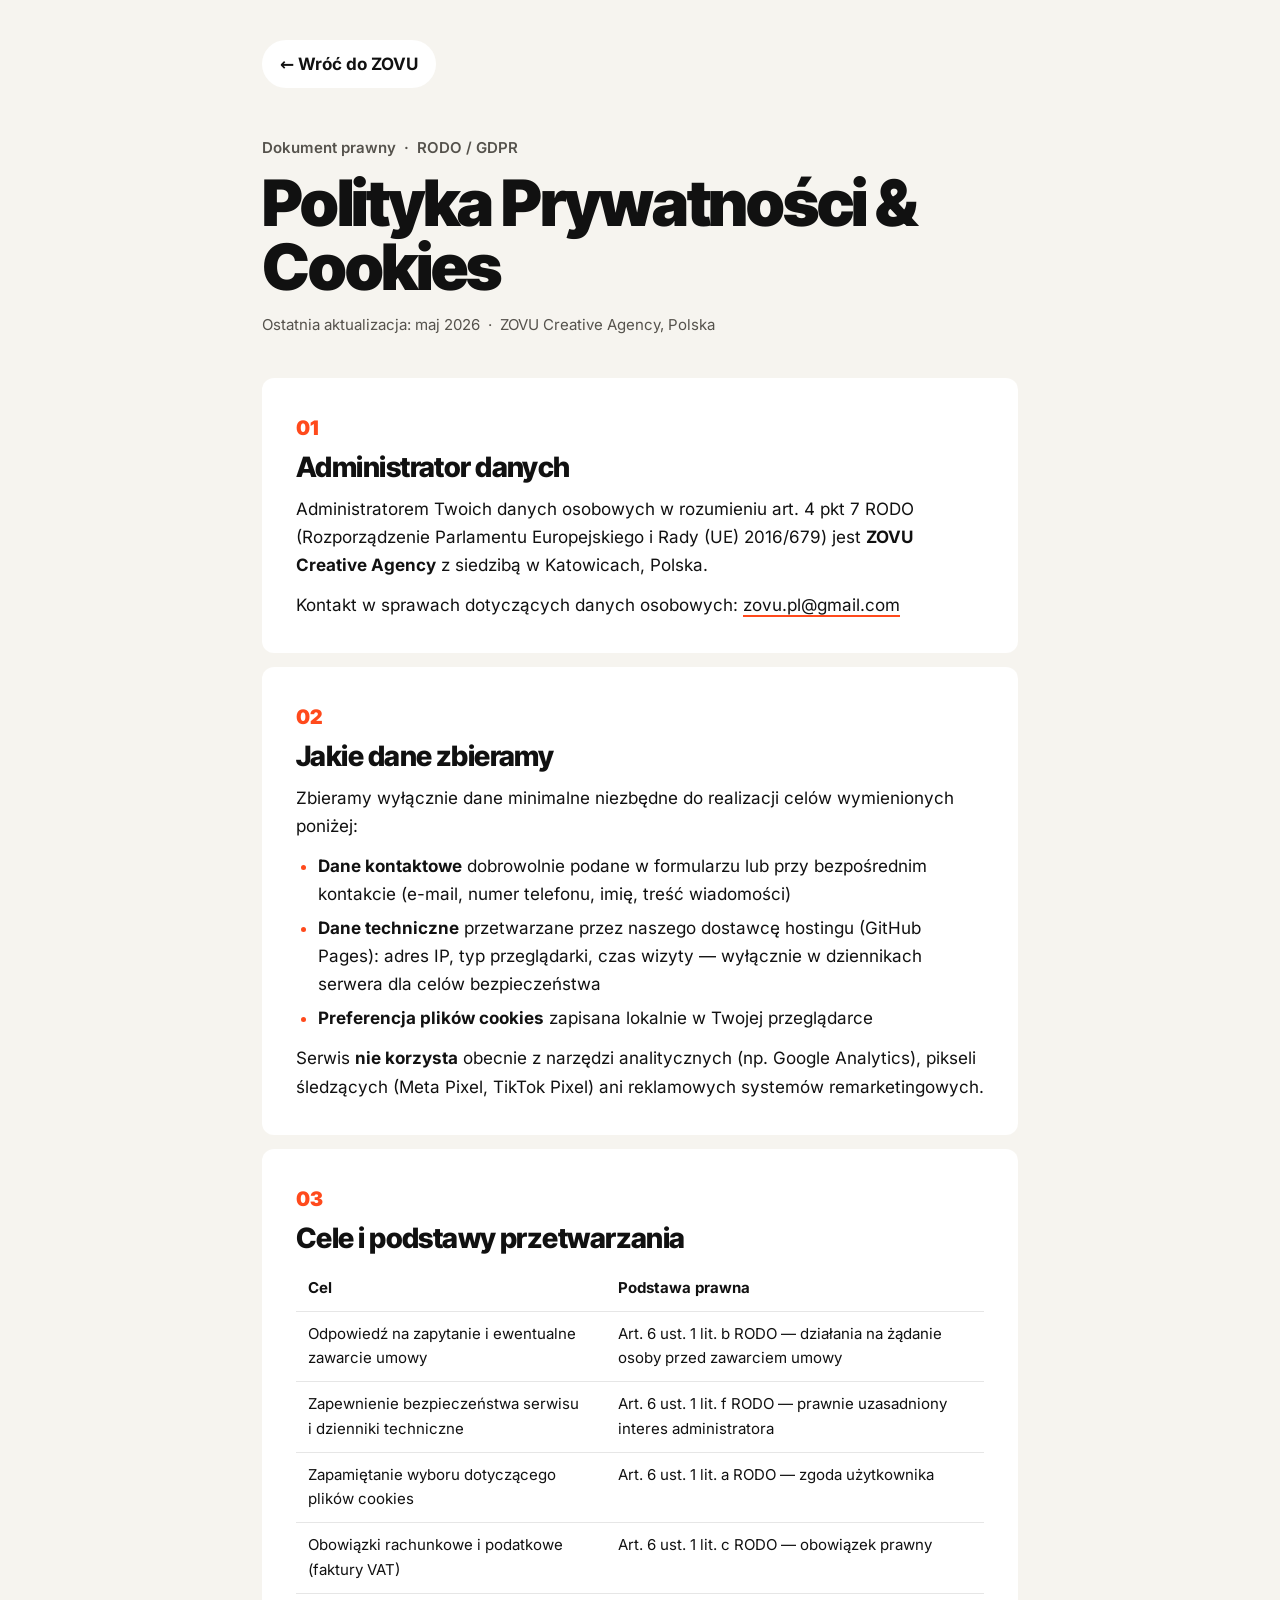
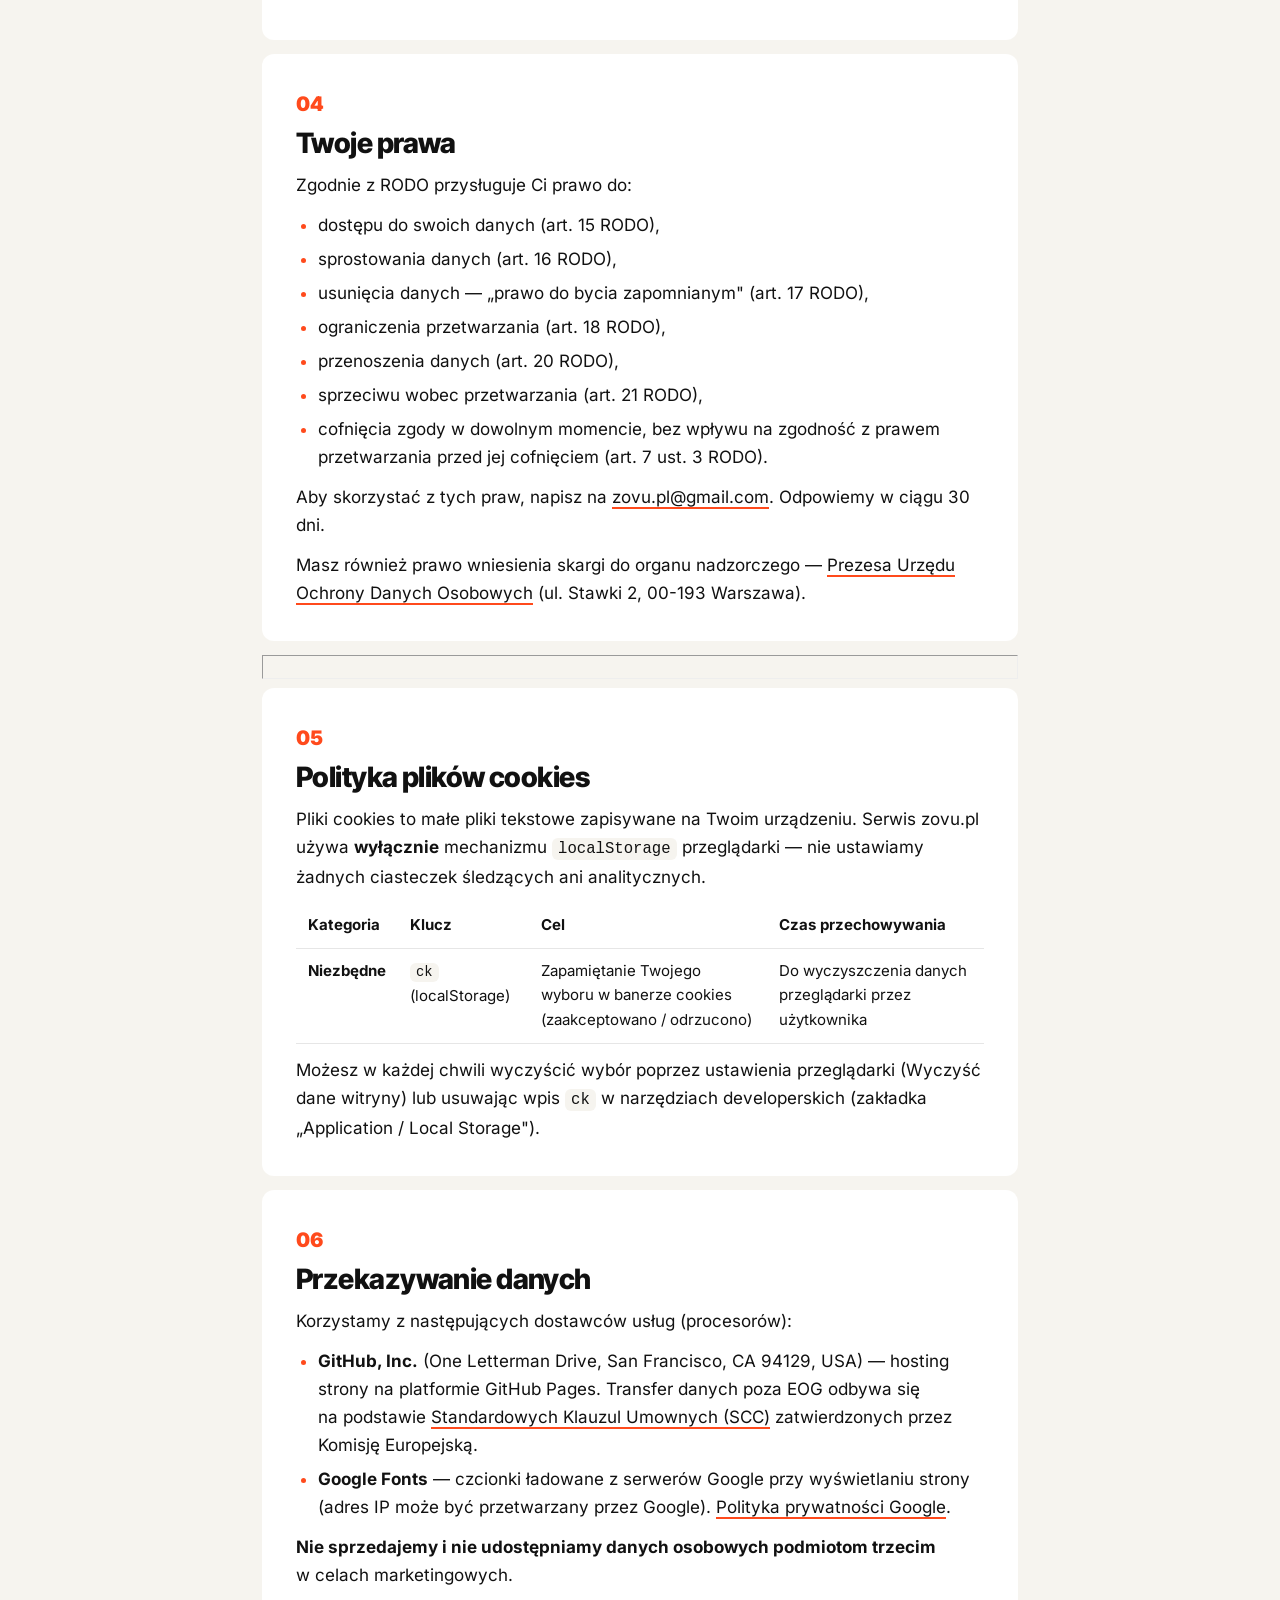
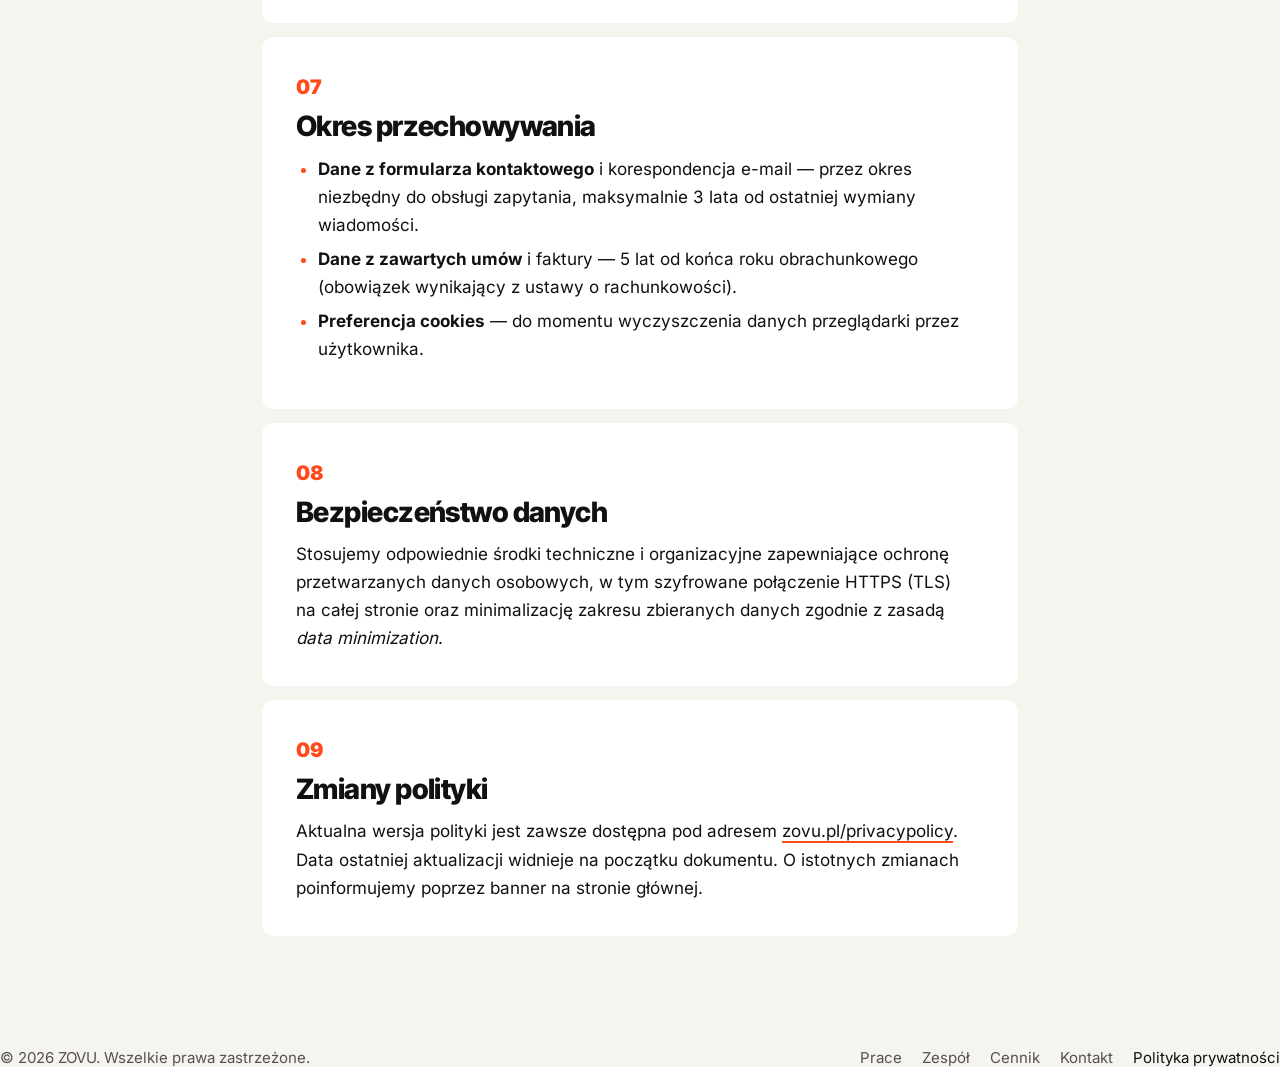
<file: privacypolicy/index.html>
<!DOCTYPE html>
<html lang="pl">
<head>
  <meta charset="UTF-8">
  <meta name="viewport" content="width=device-width, initial-scale=1.0">
  <title>Polityka Prywatności & Cookies — ZOVU</title>
  <meta name="description" content="Polityka prywatności ZOVU: jakie dane zbieramy, po co, jak długo je trzymamy i jak możesz je usunąć. Zgodnie z RODO.">
  <link rel="canonical" href="https://zovu.pl/privacypolicy/">
  <meta property="og:title" content="Polityka Prywatności & Cookies — ZOVU">
  <meta property="og:description" content="Polityka prywatności ZOVU: jakie dane zbieramy, po co, jak długo je trzymamy i jak możesz je usunąć. Zgodnie z RODO.">
  <meta property="og:image" content="https://zovu.pl/og-image.jpg">
  <meta property="og:url" content="https://zovu.pl/privacypolicy/">
  <style>
    *,*::before,*::after{box-sizing:border-box}
    html{-webkit-text-size-adjust:100%}
    body{margin:0;background:var(--z-bg);color:var(--z-ink);font:400 17px/1.65 Inter,system-ui,sans-serif;-webkit-font-smoothing:antialiased}
    .wrap{max-width:820px;margin:0 auto;padding:40px clamp(16px,4vw,32px) 56px}
    .back-link{display:inline-flex;align-items:center;gap:8px;font-weight:700;text-decoration:none;padding:10px 18px;border-radius:999px;background:var(--z-card)}
    .back-link:hover{color:var(--z-accent)}
    .pp-hero{margin:48px 0 40px}
    .pp-label{font-size:15px;font-weight:600;color:var(--z-muted)}
    .pp-title{font-family:'Inter Tight',Inter,sans-serif;font-weight:900;font-size:clamp(36px,6vw,64px);letter-spacing:-.03em;line-height:1.02;margin:10px 0 14px}
    .pp-meta{color:var(--z-muted);font-size:15px}
    .section{background:var(--z-card);border-radius:12px;padding:clamp(22px,3vw,34px);margin-bottom:14px}
    .section-tag{display:inline-block;font-family:'Inter Tight',Inter,sans-serif;font-weight:900;color:var(--z-accent);font-size:20px;margin-bottom:6px}
    h2{font-family:'Inter Tight',Inter,sans-serif;font-weight:800;font-size:clamp(22px,2.6vw,28px);letter-spacing:-.02em;line-height:1.15;margin:0 0 12px}
    p{margin:0 0 12px}p:last-child{margin-bottom:0}
    strong{font-weight:700}
    ul{margin:0 0 12px;padding-left:22px}li{margin:6px 0}li::marker{color:var(--z-accent)}
    a{color:inherit;text-decoration:underline;text-decoration-thickness:2px;text-underline-offset:4px;text-decoration-color:var(--z-accent)}
    table{width:100%;border-collapse:collapse;font-size:15px;margin:8px 0 12px}
    th,td{text-align:left;padding:10px 12px;border-bottom:1px solid var(--z-line);vertical-align:top}
    th{font-weight:700}
    .divider{height:24px}
    code{font-size:.92em;background:var(--z-bg);padding:2px 6px;border-radius:6px}
    footer{display:flex;flex-wrap:wrap;justify-content:space-between;gap:12px;margin-top:40px;font-size:15px;color:var(--z-muted)}
    .f-links{display:flex;flex-wrap:wrap;gap:8px 20px}.f-links a{text-decoration:none}.f-links a:hover,.f-links a.active{color:var(--z-ink)}
    ::selection{background:var(--z-accent);color:#111}
  </style>
  <link rel="stylesheet" href="/marka.css">
</head>
<body>
<div class="wrap">

  <a href="/" class="back-link">&larr; Wróć do ZOVU</a>

  <div class="pp-hero">
    <div class="pp-label">Dokument prawny &nbsp;·&nbsp; RODO / GDPR</div>
    <h1 class="pp-title">Polityka Prywatności &amp; Cookies</h1>
    <p class="pp-meta">Ostatnia aktualizacja: maj 2026 &nbsp;·&nbsp; ZOVU Creative Agency, Polska</p>
  </div>

  <div class="section">
    <span class="section-tag">01</span>
    <h2>Administrator danych</h2>
    <p>Administratorem Twoich danych osobowych w&nbsp;rozumieniu art.&nbsp;4 pkt&nbsp;7 RODO (Rozporządzenie Parlamentu Europejskiego i&nbsp;Rady (UE) 2016/679) jest <strong>ZOVU Creative Agency</strong> z&nbsp;siedzibą w&nbsp;Katowicach, Polska.</p>
    <p>Kontakt w&nbsp;sprawach dotyczących danych osobowych: <a href="mailto:zovu.pl@gmail.com">zovu.pl@gmail.com</a></p>
  </div>

  <div class="section">
    <span class="section-tag">02</span>
    <h2>Jakie dane zbieramy</h2>
    <p>Zbieramy wyłącznie dane minimalne niezbędne do&nbsp;realizacji celów wymienionych poniżej:</p>
    <ul>
      <li><strong>Dane kontaktowe</strong> dobrowolnie podane w&nbsp;formularzu lub przy bezpośrednim kontakcie (e-mail, numer telefonu, imię, treść wiadomości)</li>
      <li><strong>Dane techniczne</strong> przetwarzane przez naszego dostawcę hostingu (GitHub Pages): adres&nbsp;IP, typ przeglądarki, czas wizyty&nbsp;— wyłącznie w&nbsp;dziennikach serwera dla&nbsp;celów bezpieczeństwa</li>
      <li><strong>Preferencja plików cookies</strong> zapisana lokalnie w&nbsp;Twojej przeglądarce</li>
    </ul>
    <p>Serwis <strong>nie&nbsp;korzysta</strong> obecnie z&nbsp;narzędzi analitycznych (np. Google Analytics), pikseli śledzących (Meta Pixel, TikTok Pixel) ani&nbsp;reklamowych systemów remarketingowych.</p>
  </div>

  <div class="section">
    <span class="section-tag">03</span>
    <h2>Cele i podstawy przetwarzania</h2>
    <table>
      <tr><th>Cel</th><th>Podstawa prawna</th></tr>
      <tr>
        <td>Odpowiedź na zapytanie i&nbsp;ewentualne zawarcie umowy</td>
        <td>Art. 6 ust. 1 lit. b RODO — działania na&nbsp;żądanie osoby przed&nbsp;zawarciem umowy</td>
      </tr>
      <tr>
        <td>Zapewnienie bezpieczeństwa serwisu i&nbsp;dzienniki techniczne</td>
        <td>Art. 6 ust. 1 lit. f RODO — prawnie uzasadniony interes administratora</td>
      </tr>
      <tr>
        <td>Zapamiętanie wyboru dotyczącego plików cookies</td>
        <td>Art. 6 ust. 1 lit. a RODO — zgoda użytkownika</td>
      </tr>
      <tr>
        <td>Obowiązki rachunkowe i&nbsp;podatkowe (faktury VAT)</td>
        <td>Art. 6 ust. 1 lit. c RODO — obowiązek prawny</td>
      </tr>
    </table>
  </div>

  <div class="section">
    <span class="section-tag">04</span>
    <h2>Twoje prawa</h2>
    <p>Zgodnie z&nbsp;RODO przysługuje Ci prawo do:</p>
    <ul>
      <li>dostępu do swoich danych (art. 15 RODO),</li>
      <li>sprostowania danych (art. 16 RODO),</li>
      <li>usunięcia danych — „prawo do bycia zapomnianym" (art. 17 RODO),</li>
      <li>ograniczenia przetwarzania (art. 18 RODO),</li>
      <li>przenoszenia danych (art. 20 RODO),</li>
      <li>sprzeciwu wobec przetwarzania (art. 21 RODO),</li>
      <li>cofnięcia zgody w&nbsp;dowolnym momencie, bez wpływu na&nbsp;zgodność z&nbsp;prawem przetwarzania przed jej cofnięciem (art. 7 ust. 3 RODO).</li>
    </ul>
    <p>Aby skorzystać z&nbsp;tych praw, napisz na <a href="mailto:zovu.pl@gmail.com">zovu.pl@gmail.com</a>. Odpowiemy w&nbsp;ciągu 30 dni.</p>
    <p>Masz również prawo wniesienia skargi do&nbsp;organu nadzorczego — <a href="https://uodo.gov.pl" target="_blank" rel="noopener">Prezesa Urzędu Ochrony Danych Osobowych</a> (ul. Stawki 2, 00-193 Warszawa).</p>
  </div>

  <hr class="divider">

  <div class="section">
    <span class="section-tag">05</span>
    <h2>Polityka plików cookies</h2>
    <p>Pliki cookies to małe pliki tekstowe zapisywane na&nbsp;Twoim urządzeniu. Serwis zovu.pl używa <strong>wyłącznie</strong> mechanizmu <code>localStorage</code> przeglądarki — nie&nbsp;ustawiamy żadnych ciasteczek śledzących ani&nbsp;analitycznych.</p>
    <table>
      <tr><th>Kategoria</th><th>Klucz</th><th>Cel</th><th>Czas przechowywania</th></tr>
      <tr>
        <td><strong>Niezbędne</strong></td>
        <td><code>ck</code> (localStorage)</td>
        <td>Zapamiętanie Twojego wyboru w&nbsp;banerze cookies (zaakceptowano / odrzucono)</td>
        <td>Do&nbsp;wyczyszczenia danych przeglądarki przez użytkownika</td>
      </tr>
    </table>
    <p>Możesz w&nbsp;każdej chwili wyczyścić wybór poprzez ustawienia przeglądarki (Wyczyść dane witryny) lub usuwając wpis <code>ck</code> w&nbsp;narzędziach developerskich (zakładka „Application / Local Storage").</p>
  </div>

  <div class="section">
    <span class="section-tag">06</span>
    <h2>Przekazywanie danych</h2>
    <p>Korzystamy z&nbsp;następujących dostawców usług (procesorów):</p>
    <ul>
      <li><strong>GitHub, Inc.</strong> (One Letterman Drive, San Francisco, CA 94129, USA) — hosting strony na&nbsp;platformie GitHub Pages. Transfer danych poza&nbsp;EOG odbywa się na&nbsp;podstawie <a href="https://docs.github.com/en/site-policy/privacy-policies/global-privacy-practices" target="_blank" rel="noopener">Standardowych Klauzul Umownych (SCC)</a> zatwierdzonych przez Komisję Europejską.</li>
      <li><strong>Google Fonts</strong> — czcionki ładowane z&nbsp;serwerów Google przy&nbsp;wyświetlaniu strony (adres&nbsp;IP może być przetwarzany przez Google). <a href="https://policies.google.com/privacy" target="_blank" rel="noopener">Polityka prywatności Google</a>.</li>
    </ul>
    <p><strong>Nie&nbsp;sprzedajemy i&nbsp;nie&nbsp;udostępniamy danych osobowych podmiotom trzecim</strong> w&nbsp;celach marketingowych.</p>
  </div>

  <div class="section">
    <span class="section-tag">07</span>
    <h2>Okres przechowywania</h2>
    <ul>
      <li><strong>Dane z&nbsp;formularza kontaktowego</strong> i&nbsp;korespondencja e-mail — przez okres niezbędny do&nbsp;obsługi zapytania, maksymalnie 3 lata od&nbsp;ostatniej wymiany wiadomości.</li>
      <li><strong>Dane z&nbsp;zawartych umów</strong> i&nbsp;faktury — 5 lat od&nbsp;końca roku obrachunkowego (obowiązek wynikający z&nbsp;ustawy o&nbsp;rachunkowości).</li>
      <li><strong>Preferencja cookies</strong> — do&nbsp;momentu wyczyszczenia danych przeglądarki przez użytkownika.</li>
    </ul>
  </div>

  <div class="section">
    <span class="section-tag">08</span>
    <h2>Bezpieczeństwo danych</h2>
    <p>Stosujemy odpowiednie środki techniczne i&nbsp;organizacyjne zapewniające ochronę przetwarzanych danych osobowych, w&nbsp;tym szyfrowane połączenie HTTPS (TLS) na&nbsp;całej stronie oraz minimalizację zakresu zbieranych danych zgodnie z&nbsp;zasadą <em>data minimization</em>.</p>
  </div>

  <div class="section">
    <span class="section-tag">09</span>
    <h2>Zmiany polityki</h2>
    <p>Aktualna wersja polityki jest zawsze dostępna pod&nbsp;adresem <a href="https://zovu.pl/privacypolicy">zovu.pl/privacypolicy</a>. Data ostatniej aktualizacji widnieje na&nbsp;początku dokumentu. O&nbsp;istotnych zmianach poinformujemy poprzez banner na&nbsp;stronie głównej.</p>
  </div>

</div>

<footer>
  <div class="f-copy">© 2026 ZOVU. Wszelkie prawa zastrzeżone.</div>
  <div class="f-links">
    <a href="/#portfolio">Prace</a>
    <a href="/#team">Zespół</a>
    <a href="/#pricing">Cennik</a>
    <a href="/#contact">Kontakt</a>
    <a href="/privacypolicy" class="active">Polityka prywatności</a>
  </div>
</footer>

</body>
</html>
</file>
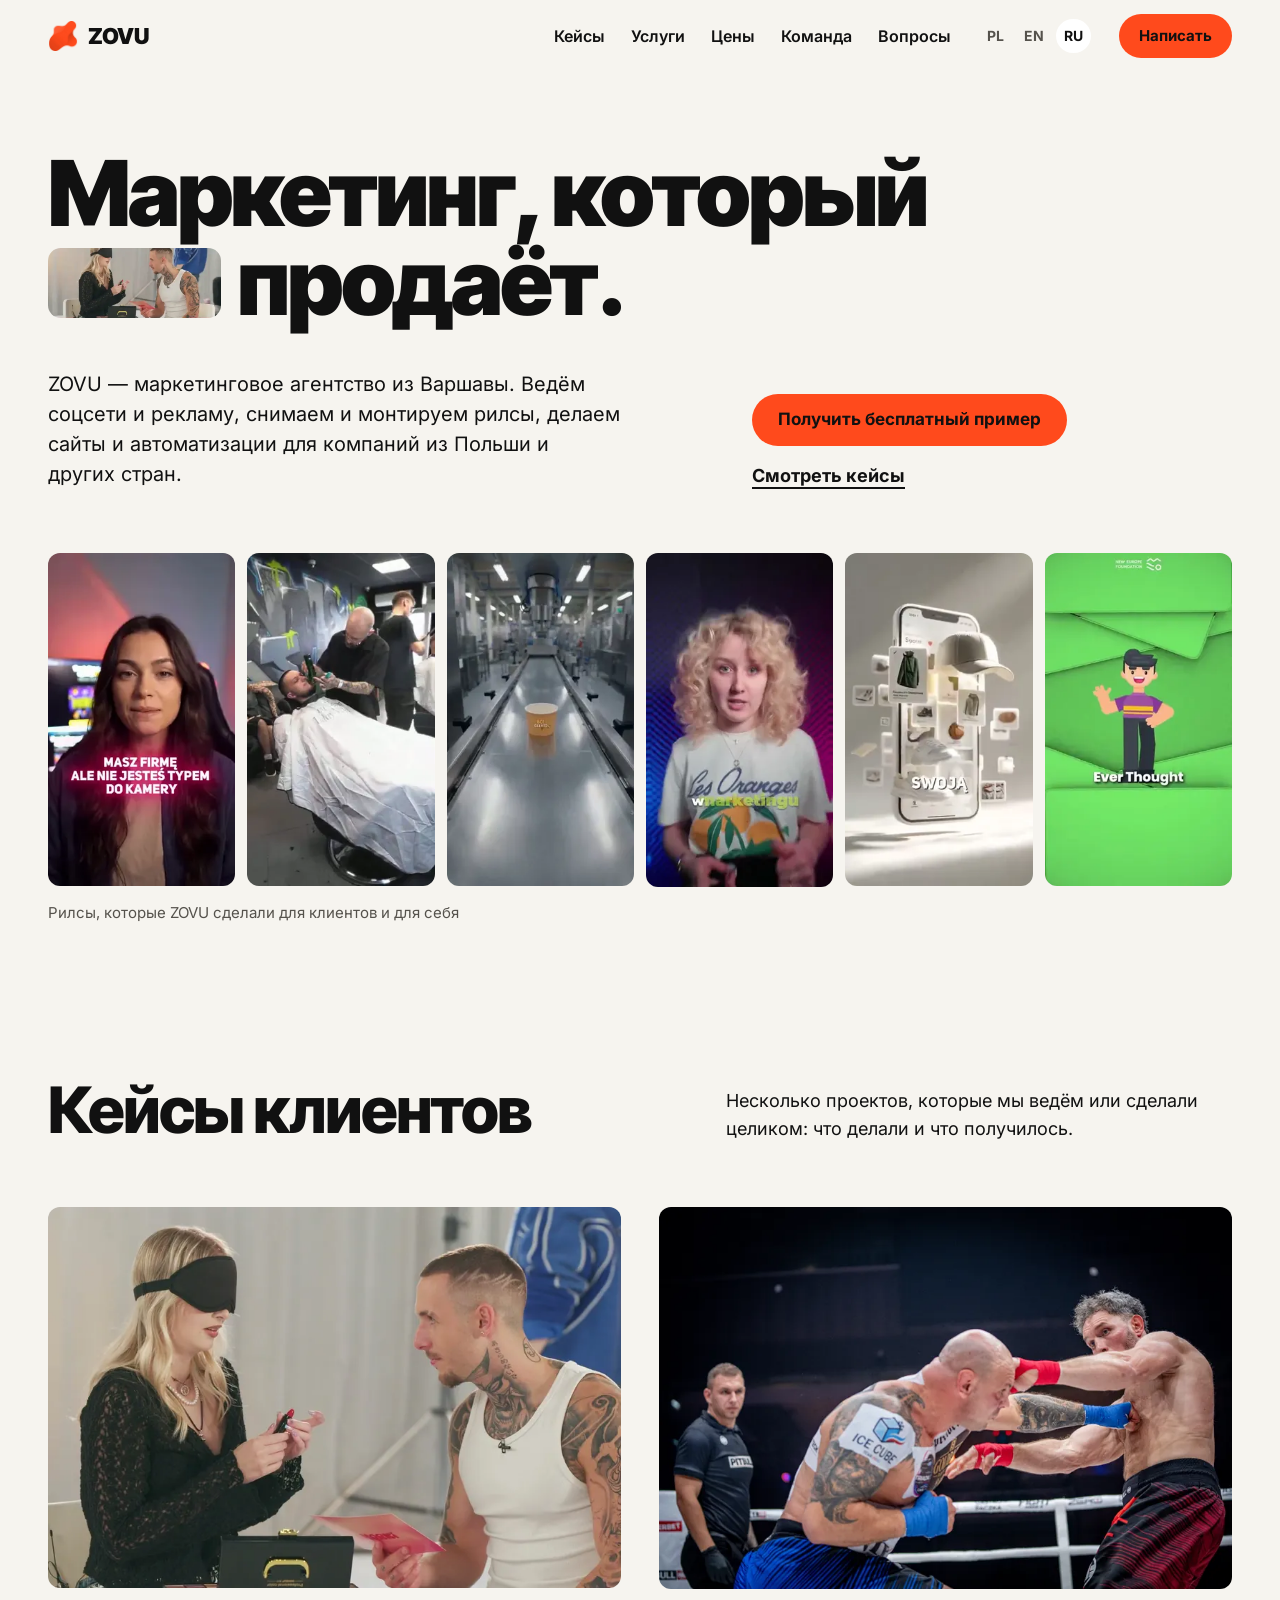
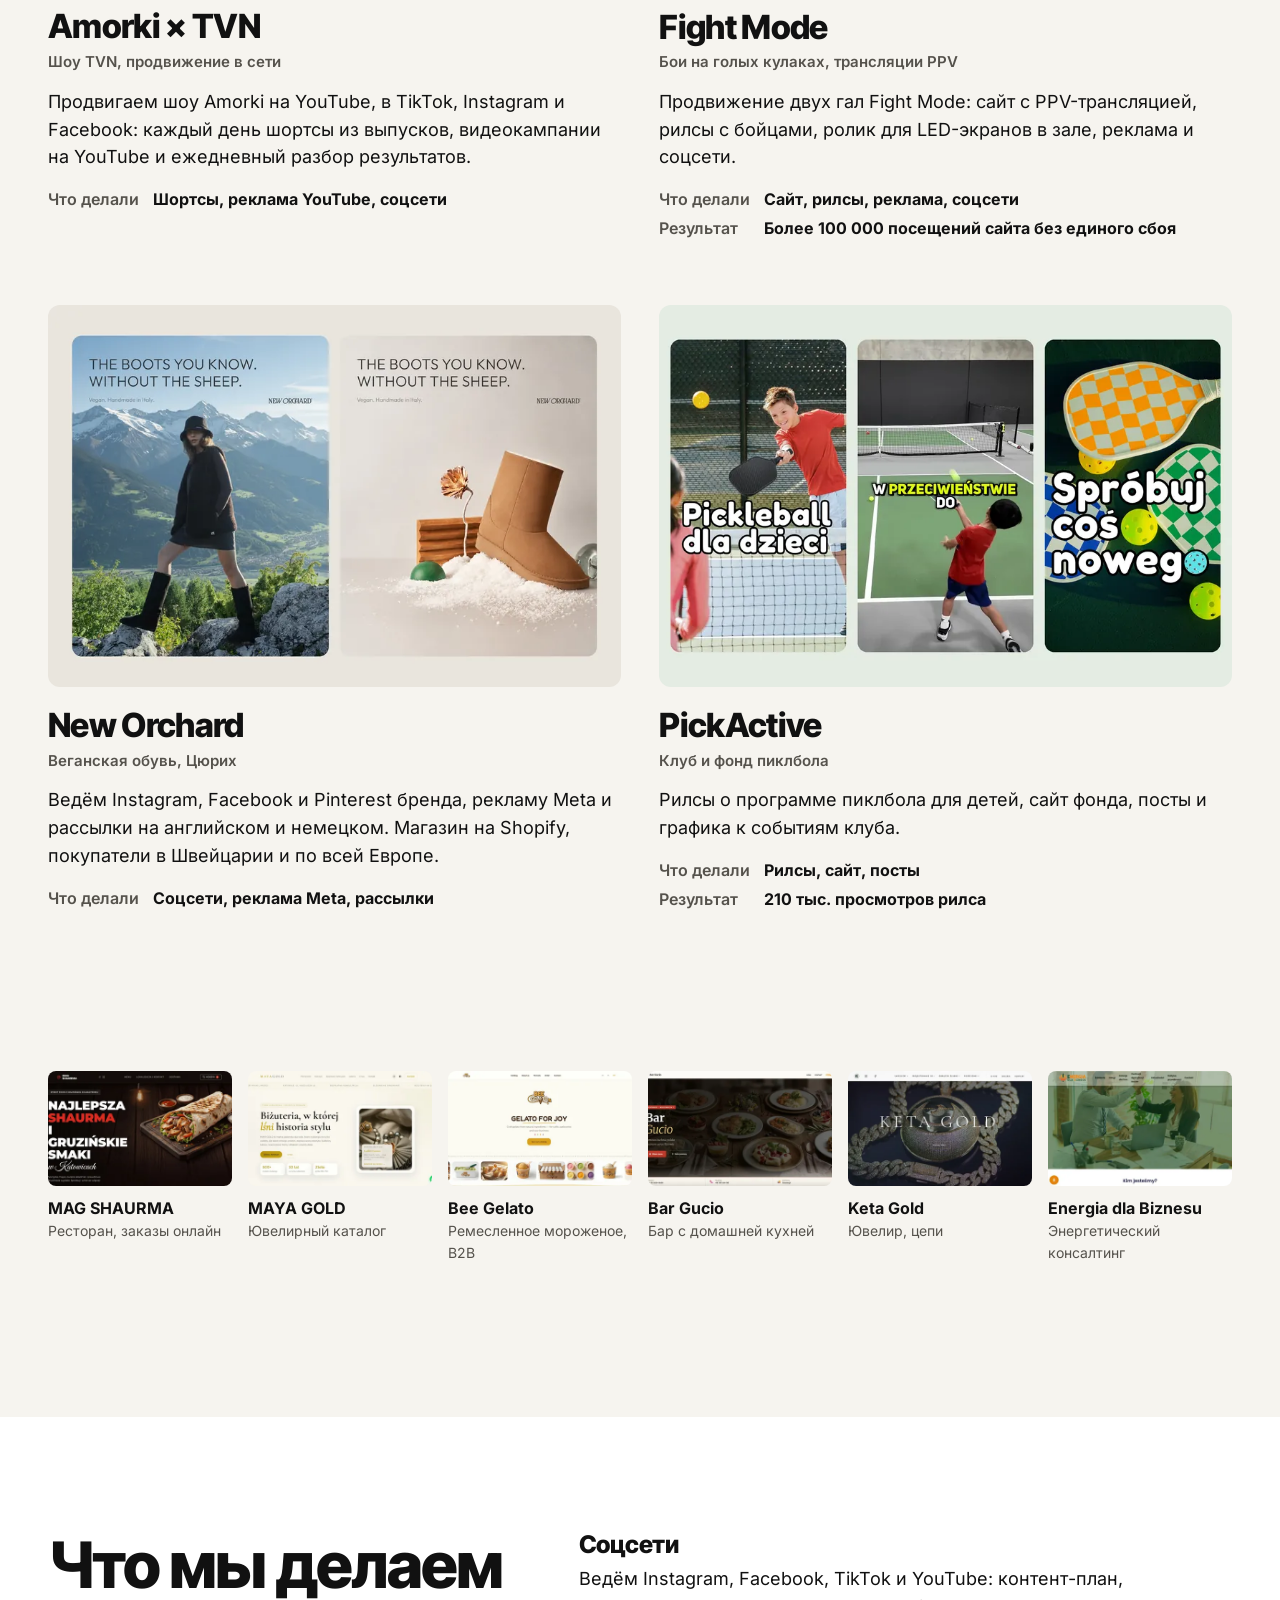
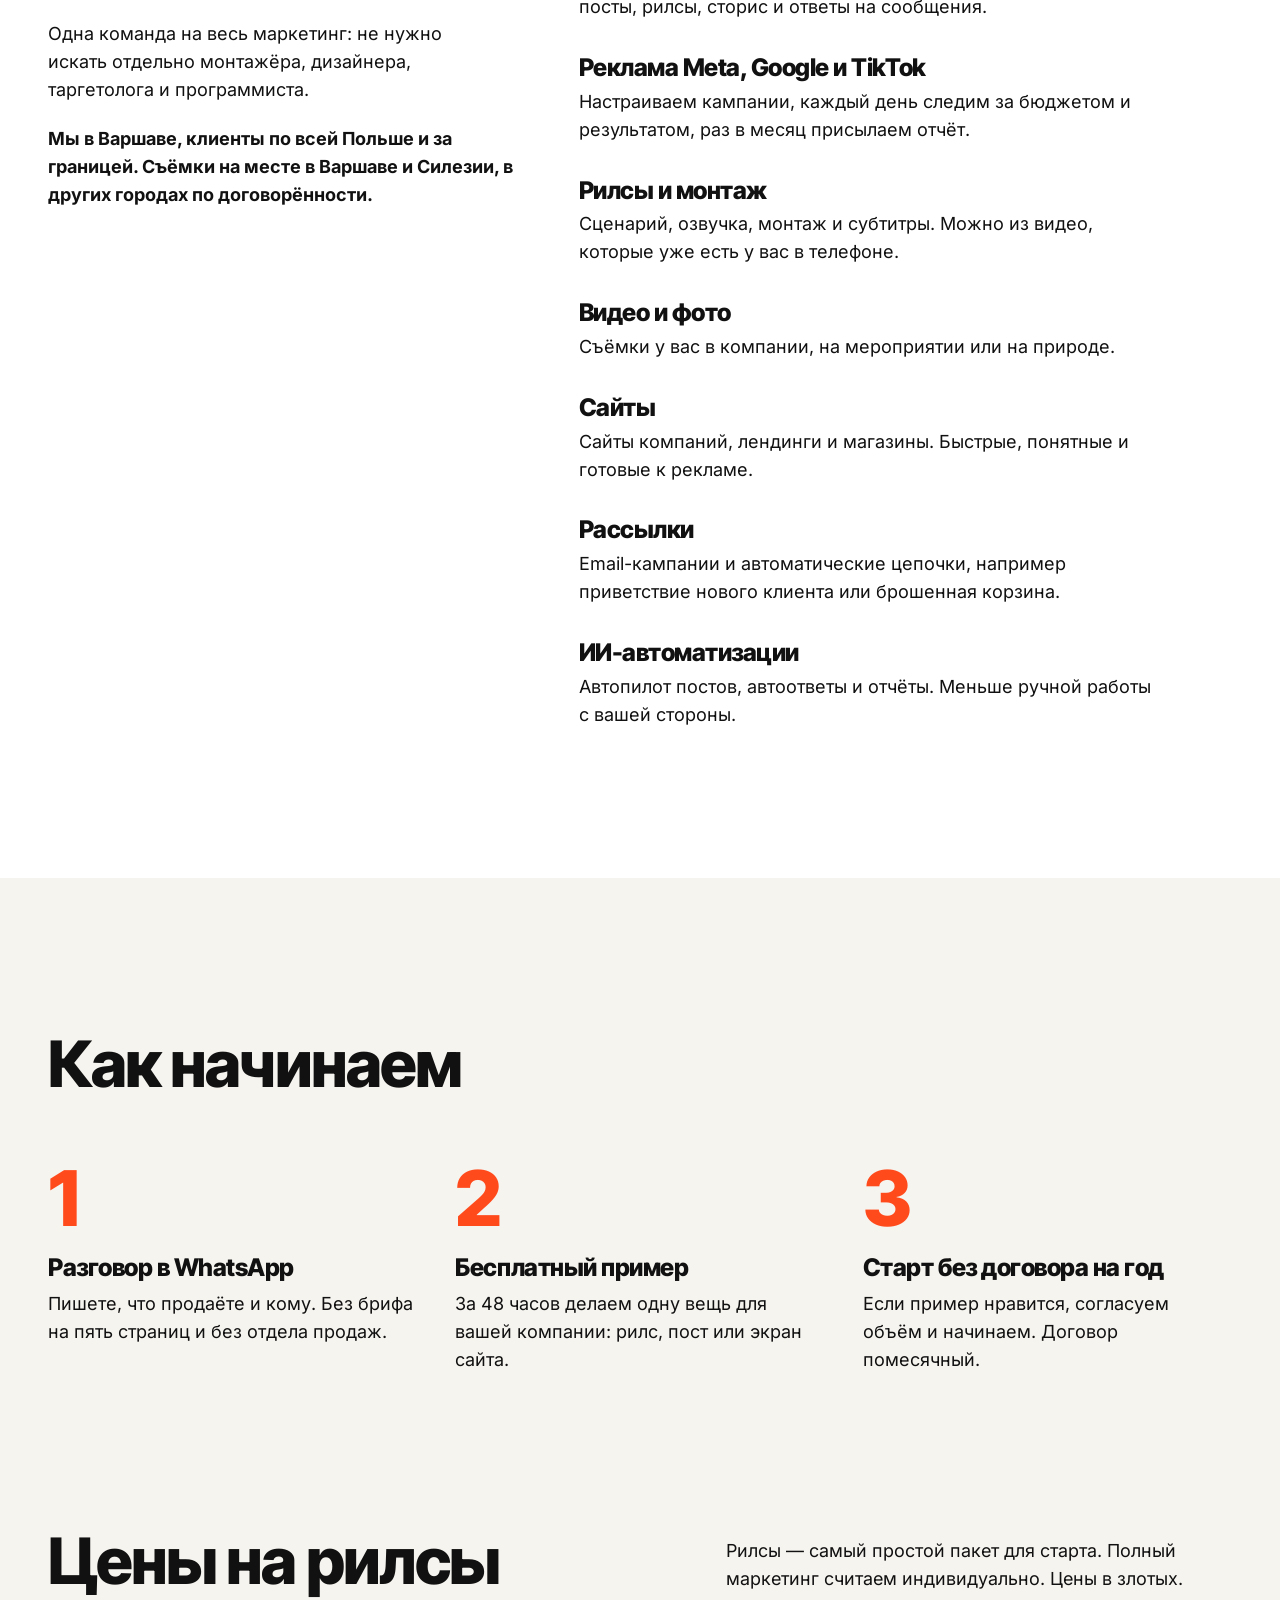
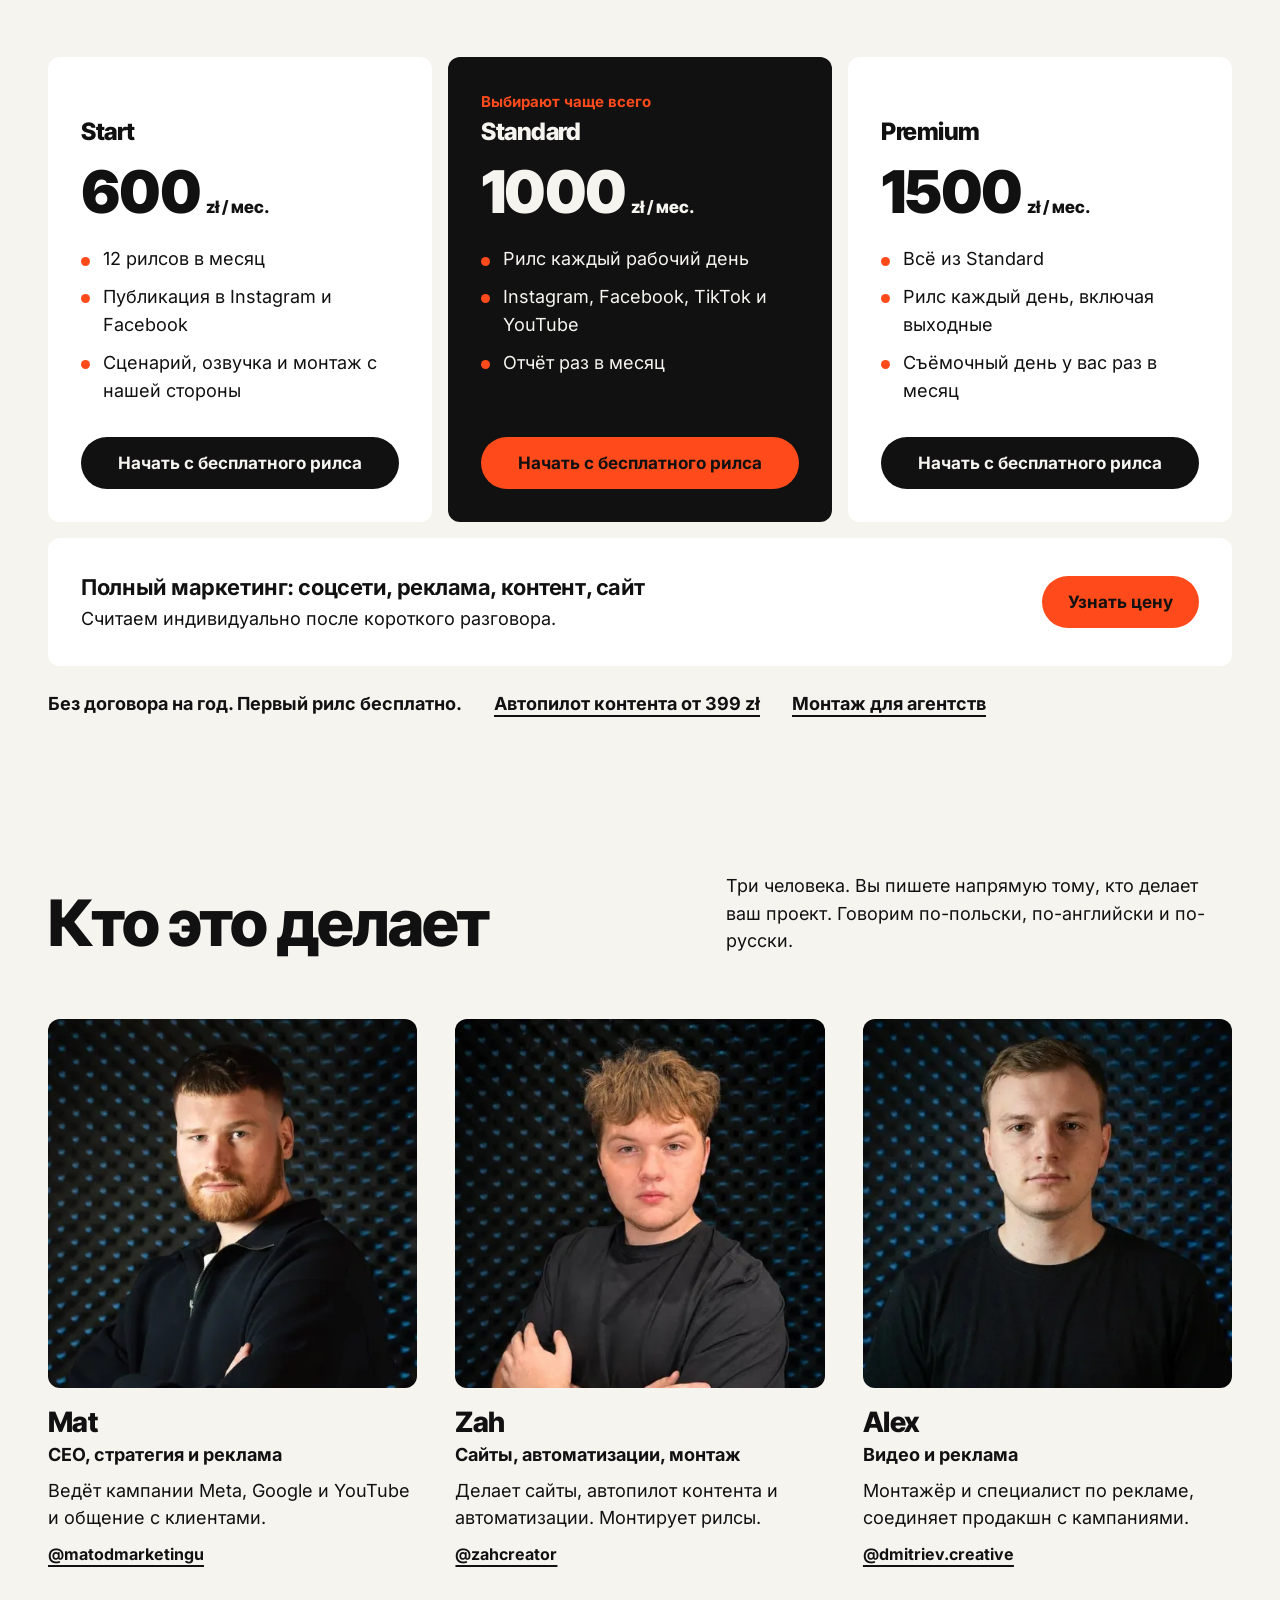
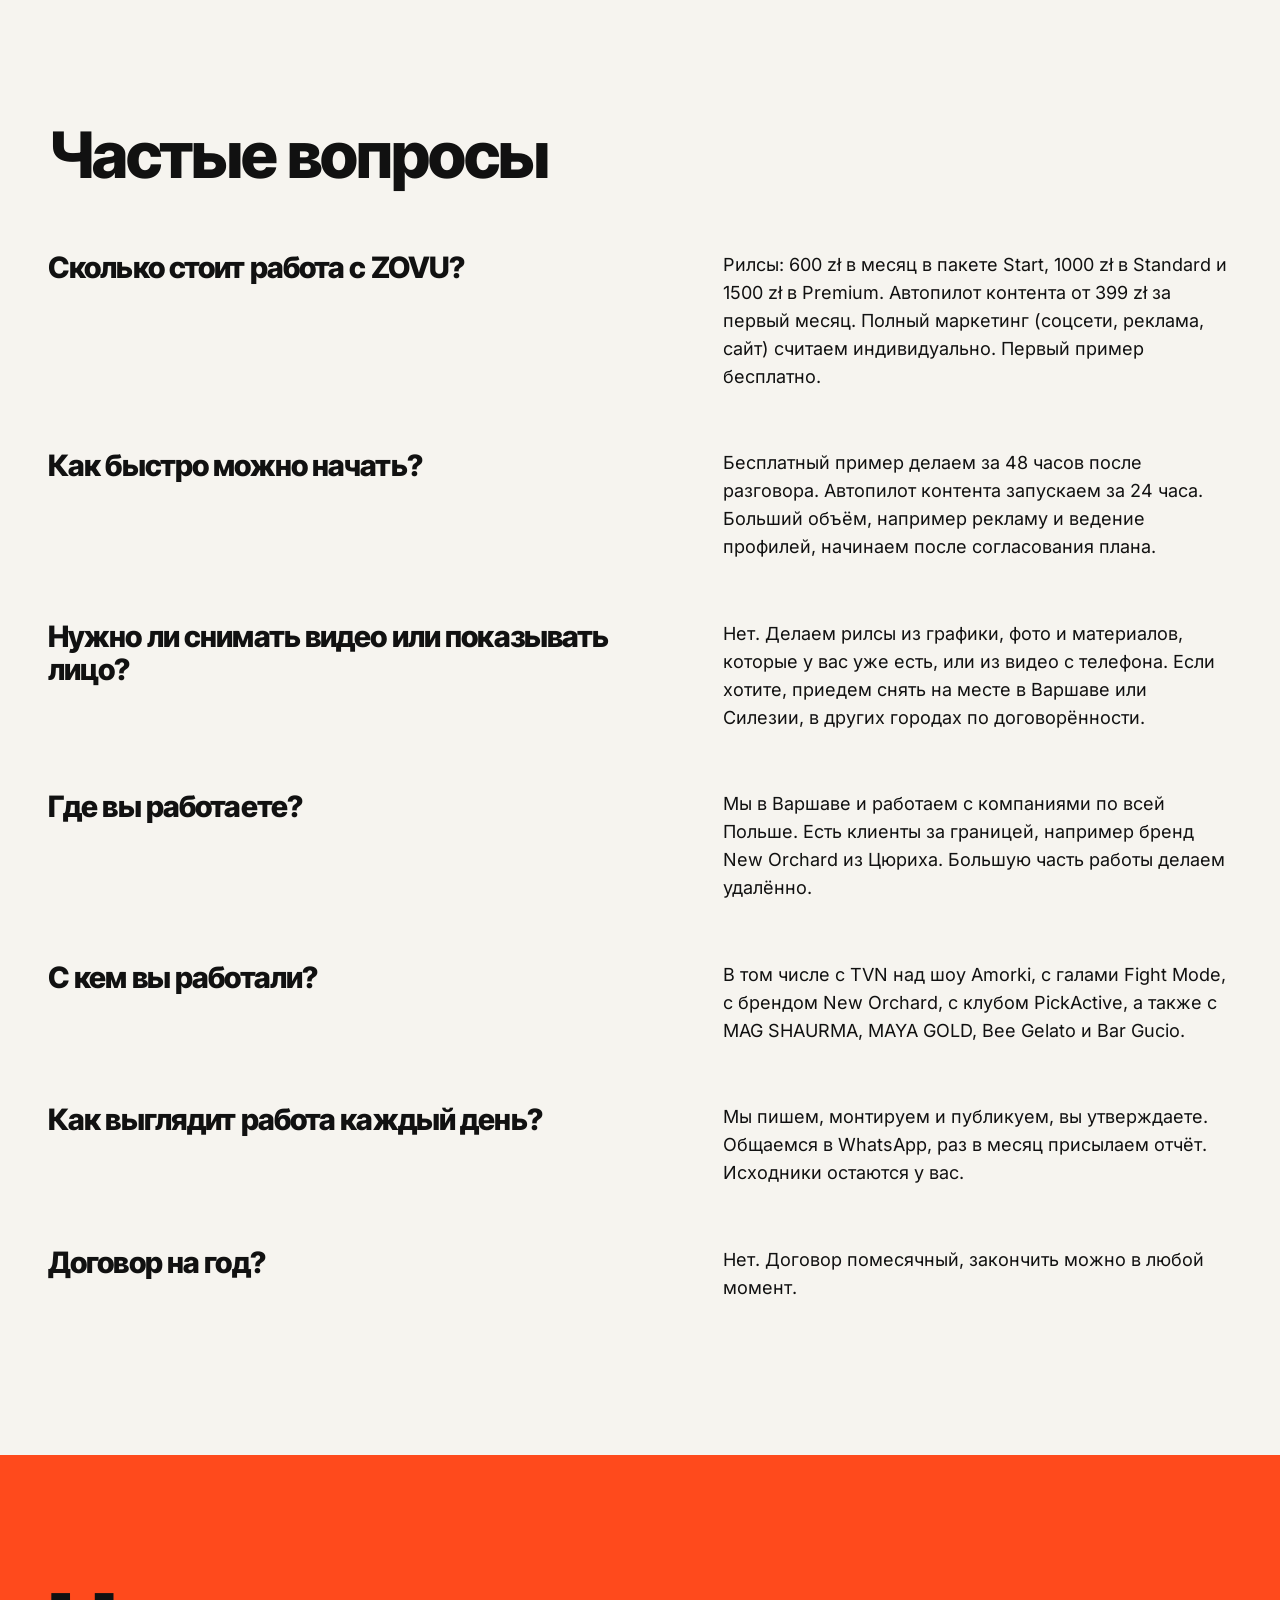
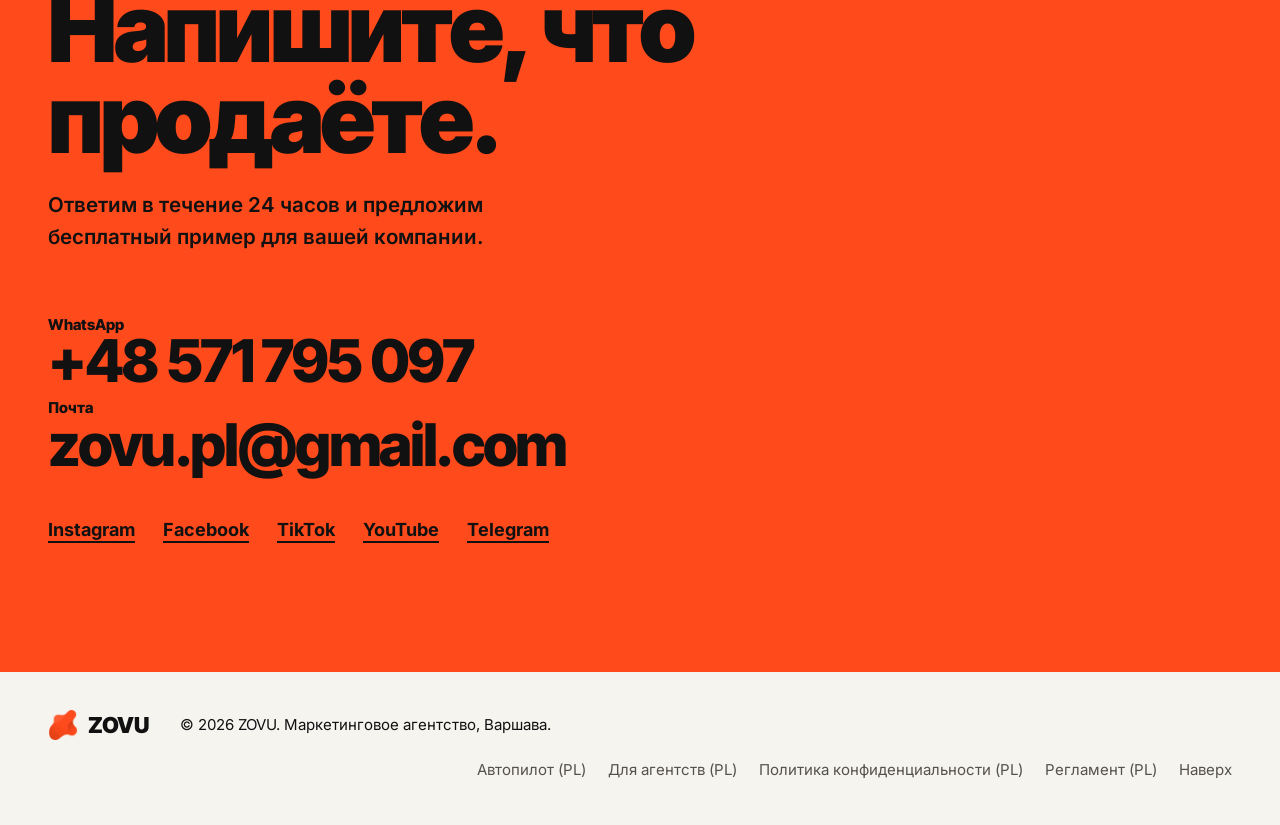
<file: ru/index.html>
<!DOCTYPE html>
<html lang="ru">
<head>
<meta charset="utf-8">
<meta name="viewport" content="width=device-width, initial-scale=1">
<title>Маркетинговое агентство в Варшаве: соцсети, реклама, рилсы | ZOVU</title>
<meta name="description" content="ZOVU — маркетинговое агентство из Варшавы. Ведём соцсети, запускаем рекламу Meta, Google и TikTok, делаем рилсы, сайты и автоматизации. Польша и другие страны.">
<link rel="canonical" href="https://zovu.pl/ru/">
<link rel="alternate" hreflang="pl" href="https://zovu.pl/">
<link rel="alternate" hreflang="en" href="https://zovu.pl/en/">
<link rel="alternate" hreflang="ru" href="https://zovu.pl/ru/">
<link rel="alternate" hreflang="x-default" href="https://zovu.pl/">
<meta name="theme-color" content="#f6f4ef">
<meta name="robots" content="index, follow, max-image-preview:large">
<meta property="og:type" content="website">
<meta property="og:site_name" content="ZOVU">
<meta property="og:locale" content="ru_RU">
<meta property="og:url" content="https://zovu.pl/ru/">
<meta property="og:title" content="ZOVU: маркетинг, который продаёт">
<meta property="og:description" content="ZOVU — маркетинговое агентство из Варшавы. Ведём соцсети, запускаем рекламу Meta, Google и TikTok, делаем рилсы, сайты и автоматизации. Польша и другие страны.">
<meta property="og:image" content="https://zovu.pl/og-image.jpg">
<meta property="og:image:width" content="1200">
<meta property="og:image:height" content="630">
<meta property="og:image:alt" content="ZOVU: маркетинг, который продаёт">
<meta name="twitter:card" content="summary_large_image">
<meta name="twitter:title" content="ZOVU: маркетинг, который продаёт">
<meta name="twitter:description" content="ZOVU — маркетинговое агентство из Варшавы. Ведём соцсети, запускаем рекламу Meta, Google и TikTok, делаем рилсы, сайты и автоматизации. Польша и другие страны.">
<meta name="twitter:image" content="https://zovu.pl/og-image.jpg">
<link rel="icon" type="image/png" href="/favicon.png">
<link rel="apple-touch-icon" href="/apple-touch-icon.png">
<link rel="preload" href="/fonts/intertight-cyrillic.woff2" as="font" type="font/woff2" crossorigin>
<link rel="preload" href="/fonts/inter-cyrillic.woff2" as="font" type="font/woff2" crossorigin>
<link rel="preload" href="/img/hero-loop.webp" as="image">
<style>@font-face{font-family:'Inter Tight';font-style:normal;font-weight:800 900;font-display:swap;src:url(/fonts/intertight-latin.woff2) format('woff2');unicode-range:U+0000-00FF,U+0131,U+0152-0153,U+02BB-02BC,U+02C6,U+02DA,U+02DC,U+0304,U+0308,U+0329,U+2000-206F,U+20AC,U+2122,U+2191,U+2193,U+2212,U+2215,U+FEFF,U+FFFD}@font-face{font-family:'Inter Tight';font-style:normal;font-weight:800 900;font-display:swap;src:url(/fonts/intertight-pl.woff2) format('woff2');unicode-range:U+0104-0107,U+0118-0119,U+0141-0144,U+015A-015B,U+0179-017C}@font-face{font-family:'Inter Tight';font-style:normal;font-weight:800 900;font-display:swap;src:url(/fonts/intertight-cyrillic.woff2) format('woff2');unicode-range:U+0301,U+0400-045F,U+0490-0491,U+04B0-04B1,U+2116}@font-face{font-family:'Inter';font-style:normal;font-weight:400 700;font-display:swap;src:url(/fonts/inter-latin.woff2) format('woff2');unicode-range:U+0000-00FF,U+0131,U+0152-0153,U+02BB-02BC,U+02C6,U+02DA,U+02DC,U+0304,U+0308,U+0329,U+2000-206F,U+20AC,U+2122,U+2191,U+2193,U+2212,U+2215,U+FEFF,U+FFFD}@font-face{font-family:'Inter';font-style:normal;font-weight:400 700;font-display:swap;src:url(/fonts/inter-pl.woff2) format('woff2');unicode-range:U+0104-0107,U+0118-0119,U+0141-0144,U+015A-015B,U+0179-017C}@font-face{font-family:'Inter';font-style:normal;font-weight:400 700;font-display:swap;src:url(/fonts/inter-cyrillic.woff2) format('woff2');unicode-range:U+0301,U+0400-045F,U+0490-0491,U+04B0-04B1,U+2116}@font-face{font-family:'Instrument Serif';font-style:italic;font-weight:400;font-display:swap;src:url(/fonts/instrument-latin.woff2) format('woff2');unicode-range:U+0000-00FF,U+0131,U+0152-0153,U+02BB-02BC,U+02C6,U+02DA,U+02DC,U+0304,U+0308,U+0329,U+2000-206F,U+20AC,U+2122,U+2191,U+2193,U+2212,U+2215,U+FEFF,U+FFFD}@font-face{font-family:'Instrument Serif';font-style:italic;font-weight:400;font-display:swap;src:url(/fonts/instrument-pl.woff2) format('woff2');unicode-range:U+0104-0107,U+0118-0119,U+0141-0144,U+015A-015B,U+0179-017C}:root{--bg:#f6f4ef;--surface:#fff;--ink:#111;--muted:#55524c;--accent:#ff4a1c;--on-accent:#111;--head:'Inter Tight',Inter,system-ui,sans-serif;--serif:'Instrument Serif',Georgia,serif;--card:#fff;--scrim:rgba(246,244,239,.96);color-scheme:light dark;--r:12px;--pad:clamp(16px,4vw,48px);--max:1360px;--gap:clamp(96px,12vw,176px)}*,*::before,*::after{box-sizing:border-box}html{-webkit-text-size-adjust:100%;scroll-behavior:smooth;scroll-padding-top:80px}body{margin:0;background:var(--bg);color:var(--ink);font:400 18px/1.55 Inter,system-ui,-apple-system,"Segoe UI",Roboto,Arial,sans-serif;-webkit-font-smoothing:antialiased;text-rendering:optimizeLegibility}img,video{display:block;max-width:100%;height:auto}a{color:inherit}h1,h2,h3{margin:0;font-family:var(--head);font-weight:800;letter-spacing:-.02em;line-height:1.02}p{margin:0}ul,ol{margin:0;padding:0;list-style:none}:focus-visible{outline:3px solid var(--accent);outline-offset:3px;border-radius:4px}::selection{background:var(--accent);color:var(--ink)}.wrap{max-width:var(--max);margin:0 auto;padding-inline:var(--pad)}.skip{position:absolute;left:-9999px;top:8px;background:#000;color:#fff;padding:10px 16px;z-index:99}.skip:focus{left:8px}.serif{font-family:var(--serif);font-style:italic;font-weight:400;letter-spacing:-.01em}.btn{display:inline-flex;align-items:center;justify-content:center;gap:10px;min-height:52px;padding:0 26px;border-radius:999px;background:var(--accent);color:var(--on-accent);font-weight:800;font-size:17px;text-decoration:none;transition:transform .2s cubic-bezier(.2,.7,.2,1),background-color .2s}.btn:hover{background:#ff6a42}.btn:active{transform:scale(.97)}.btn.ink{background:var(--ink);color:var(--bg)}.btn.ink:hover{background:#2a2a2a}.lnk{font-weight:700;text-decoration:underline;text-decoration-thickness:2px;text-underline-offset:5px;transition:text-decoration-color .2s}.lnk:hover{text-decoration-color:var(--accent)}/* nav */.top{position:sticky;top:0;z-index:20;background:var(--scrim)}.top .wrap{display:flex;align-items:center;gap:28px;height:72px}.brand{display:flex;align-items:center;gap:10px;text-decoration:none;font-family:var(--head);font-weight:900;font-size:22px;letter-spacing:-.02em}.brand img{width:30px;height:30px}.menu{display:flex;gap:26px;margin-left:auto;font-size:16px;font-weight:600}.menu a{text-decoration:none;padding:6px 0;transition:color .2s}.menu a:hover{color:var(--muted)}.langs{display:flex;gap:4px;font-size:14px;font-weight:700}.langs a{text-decoration:none;padding:6px 8px;border-radius:999px;color:var(--muted)}.langs a[aria-current]{background:var(--surface);color:var(--ink)}.top .btn{min-height:44px;padding:0 20px;font-size:15px}/* hero */.hero{padding-top:clamp(40px,6vw,88px)}.hero h1{font-weight:900;font-size:clamp(36px,8.3vw,128px);letter-spacing:-.035em;line-height:.98}:lang(ru) .hero h1{font-weight:900;font-size:clamp(30px,7.1vw,110px)}.hero h1>span{display:block}.frame{display:inline-block;vertical-align:-.04em;width:1.9em;height:.78em;margin-right:.18em;border-radius:.14em;overflow:hidden;background:var(--surface);animation:shutter 1.1s cubic-bezier(.7,0,.2,1) .15s both}.frame video,.frame img{width:100%;height:100%;object-fit:cover;animation:settle 1.4s cubic-bezier(.2,.7,.2,1) .15s both}@keyframes shutter{from{clip-path:inset(0 100% 0 0)}to{clip-path:inset(0 0 0 0)}}@keyframes settle{from{transform:scale(1.12)}to{transform:none}}.hero-dol{display:grid;grid-template-columns:minmax(0,7fr) minmax(0,5fr);gap:32px;align-items:end;margin-top:clamp(28px,3.4vw,48px)}.lead{font-size:clamp(18px,1.55vw,22px);line-height:1.5;max-width:44ch}.akcje{display:flex;flex-wrap:wrap;align-items:center;gap:16px 28px;justify-self:end}.pasek{margin-top:clamp(40px,5vw,72px)}.pasek ul{display:grid;grid-template-columns:repeat(6,minmax(0,1fr));gap:12px}.pasek li{aspect-ratio:9/16;border-radius:var(--r);overflow:hidden;background:var(--surface)}.pasek img,.pasek video{width:100%;height:100%;object-fit:cover}.pasek p{margin-top:14px;font-size:15px;color:var(--muted)}/* sekcje */.sek{margin-top:var(--gap)}.glowa{display:grid;grid-template-columns:minmax(0,6fr) minmax(0,5fr);gap:32px;align-items:end;margin-bottom:clamp(40px,5vw,72px)}.glowa h2,.h2{font-size:clamp(36px,5vw,76px);letter-spacing:-.03em}.glowa p{font-size:clamp(17px,1.4vw,20px);max-width:46ch;justify-self:end}.cases{display:grid;grid-template-columns:repeat(2,minmax(0,1fr));gap:clamp(48px,5vw,72px) clamp(24px,3vw,40px)}.case figure{margin:0;border-radius:var(--r);overflow:hidden;background:var(--surface);aspect-ratio:3/2}.case figure img{width:100%;height:100%;object-fit:cover;transition:transform .8s cubic-bezier(.2,.7,.2,1)}.case:hover figure img{transform:scale(1.03)}.case h3{font-size:clamp(28px,2.6vw,40px);margin-top:22px}.case h3 a{text-decoration:none}.case h3 a:hover{text-decoration:underline;text-decoration-thickness:3px;text-underline-offset:6px;text-decoration-color:var(--accent)}.kat{font-size:15px;color:var(--muted);margin-top:6px;font-weight:600}.case .opis{margin-top:14px;max-width:56ch}.case dl{margin:16px 0 0;display:grid;grid-template-columns:auto 1fr;gap:4px 14px;font-size:16px}.case dt{color:var(--muted);font-weight:600}.case dd{margin:0;font-weight:700}.www{margin-top:clamp(72px,8vw,120px)}.www h3{font-size:clamp(24px,2.2vw,32px);margin-bottom:28px}.www ul{display:grid;grid-template-columns:repeat(6,minmax(0,1fr));gap:24px 16px}.www a{text-decoration:none;display:block}.www img{border-radius:8px;aspect-ratio:16/10;object-fit:cover;width:100%;background:var(--surface);transition:transform .3s}.www a:hover img{transform:translateY(-4px)}.www b{display:block;margin-top:10px;font-size:16px}.www span{display:block;font-size:14px;color:var(--muted)}.pole{background:var(--surface);padding-block:clamp(72px,9vw,136px)}.uslugi{display:grid;grid-template-columns:minmax(0,5fr) minmax(0,7fr);gap:clamp(32px,5vw,80px)}.uslugi .lewa{align-self:start;position:sticky;top:104px}.uslugi .lewa p{margin-top:22px;max-width:40ch}.uslugi .lewa .gdzie{font-weight:700}.uslugi li{padding-block:0 34px}.uslugi li h3{font-size:clamp(22px,1.9vw,28px)}.uslugi li p{margin-top:8px;max-width:52ch}.kroki{display:grid;grid-template-columns:repeat(3,minmax(0,1fr));gap:clamp(24px,3vw,48px);counter-reset:k}.kroki li{counter-increment:k}.kroki li::before{content:counter(k);display:block;font-family:var(--head);font-weight:900;font-size:clamp(56px,6vw,96px);font-weight:800;letter-spacing:-.05em;line-height:1;color:var(--accent);margin-bottom:18px}.kroki h3{font-size:clamp(22px,1.9vw,28px)}.kroki p{margin-top:10px;max-width:38ch}.plany{display:grid;grid-template-columns:repeat(3,minmax(0,1fr));gap:16px}.plan{background:var(--surface);border-radius:var(--r);padding:clamp(24px,2.6vw,40px);display:flex;flex-direction:column}.plan.pop{background:var(--ink);color:var(--bg)}.plan .znak{font-size:15px;font-weight:700;color:var(--accent);min-height:24px}.plan h3{font-size:24px;margin-top:6px}.cena{margin-top:18px;font-family:var(--head);font-weight:900;letter-spacing:-.03em;font-size:clamp(48px,4.6vw,72px);line-height:1}.cena small{font-size:17px;letter-spacing:0;font-weight:600;margin-left:6px}.plan ul{margin:24px 0 32px;display:grid;gap:10px}.plan li{padding-left:22px;position:relative}.plan li::before{content:"";position:absolute;left:0;top:.62em;width:9px;height:9px;border-radius:50%;background:var(--accent)}.plan .btn{margin-top:auto}.plan:not(.pop) .btn{background:var(--ink);color:var(--bg)}.plan:not(.pop) .btn:hover{background:#333}.pelny{margin-top:16px;background:var(--surface);border-radius:var(--r);padding:clamp(24px,2.6vw,40px);display:flex;flex-wrap:wrap;align-items:center;justify-content:space-between;gap:20px}.pelny b{display:block;font-size:clamp(20px,1.7vw,26px);letter-spacing:-.02em}.pod{display:flex;flex-wrap:wrap;gap:12px 32px;margin-top:24px;align-items:center}.pod p{font-weight:700}.ludzie{display:grid;grid-template-columns:repeat(3,minmax(0,1fr));gap:clamp(24px,3vw,48px)}.ludzie img{width:100%;aspect-ratio:1;object-fit:cover;border-radius:var(--r);background:var(--surface)}.ludzie h3{font-size:28px;margin-top:20px}.ludzie .rola{font-weight:700;margin-top:4px}.ludzie p.bio{margin-top:8px;max-width:36ch}.ludzie a{display:inline-block;margin-top:10px;font-size:16px}.faq{display:grid;gap:clamp(40px,4.6vw,64px)}.qa{display:grid;grid-template-columns:minmax(0,6fr) minmax(0,5fr);gap:24px clamp(32px,5vw,80px)}.qa h3{font-size:clamp(22px,2.3vw,34px);letter-spacing:-.03em;line-height:1.12}.qa p{max-width:46ch}.kontakt{background:var(--accent);color:#111;padding-block:clamp(80px,10vw,152px);margin-top:var(--gap)}.kontakt h2{font-weight:900;font-size:clamp(40px,7.4vw,120px);letter-spacing:-.035em;line-height:.96;max-width:14ch}.kontakt .wrap>p{margin-top:24px;font-size:clamp(18px,1.6vw,22px);max-width:40ch;font-weight:600}.drogi{margin-top:clamp(40px,5vw,72px);display:grid;gap:8px}.drogi a{font-family:var(--head);font-size:clamp(28px,4.6vw,72px);font-weight:800;letter-spacing:-.04em;line-height:1.08;text-decoration:none;width:fit-content;max-width:100%;overflow-wrap:anywhere}.drogi a:hover{text-decoration:underline;text-decoration-thickness:4px;text-underline-offset:8px}.drogi span{display:block;font-size:15px;font-weight:700;letter-spacing:0;margin-bottom:-4px}.soc{display:flex;flex-wrap:wrap;gap:10px 28px;margin-top:40px;font-weight:700}.soc a{text-decoration:underline;text-decoration-thickness:2px;text-underline-offset:5px}footer{padding-block:36px 44px}footer .wrap{display:flex;flex-wrap:wrap;gap:16px 32px;align-items:center;font-size:15px}footer nav{display:flex;flex-wrap:wrap;gap:8px 22px;margin-left:auto}footer nav a{text-decoration:none;color:var(--muted)}footer nav a:hover{color:var(--ink)}@media (prefers-color-scheme:dark){:root{--bg:#111;--surface:#1c1c1b;--card:#1c1c1b;--ink:#f6f4ef;--muted:#b4b0a8;--scrim:rgba(17,17,17,.96)}.btn.ink:hover,.plan:not(.pop) .btn:hover{background:#d9d6cf}.langs a[aria-current]{background:#2a2a28}}/* ruch */.js .rv{opacity:0;transform:translateY(24px);transition:opacity .7s cubic-bezier(.2,.7,.2,1),transform .7s cubic-bezier(.2,.7,.2,1)}.js .rv.on{opacity:1;transform:none}@media (prefers-reduced-motion:reduce){*,*::before,*::after{animation:none!important;transition:none!important;scroll-behavior:auto!important}.js .rv{opacity:1;transform:none}}/* tablet */@media (max-width:1100px){.menu{display:none}.www ul{grid-template-columns:repeat(3,minmax(0,1fr))}}@media (max-width:900px){ .hero-dol,.glowa,.uslugi,.qa{grid-template-columns:1fr} .akcje,.glowa p{justify-self:start} .uslugi .lewa{position:static} .cases{grid-template-columns:1fr} .plany,.kroki,.ludzie{grid-template-columns:1fr} .ludzie{grid-template-columns:repeat(3,minmax(0,1fr))} .qa{gap:10px}}/* telefon */@media (max-width:640px){ body{font-size:17px} .top .wrap{height:64px;gap:12px} .brand{font-size:20px} .langs{margin-left:auto} .langs a{padding:6px 6px} .top .btn{display:none} .hero h1{font-weight:900;font-size:9.4vw;max-width:none} :lang(ru) .hero h1{font-weight:900;font-size:8.4vw} .hero h1 .frame{display:block;width:100%;height:auto;aspect-ratio:12/5;margin:14px 0 10px;border-radius:var(--r)} .akcje{width:100%} .akcje .btn{width:100%} .pasek ul{display:flex;overflow-x:auto;scroll-snap-type:x mandatory;margin-inline:calc(var(--pad)*-1);padding-inline:var(--pad);scrollbar-width:none} .pasek ul::-webkit-scrollbar{display:none} .pasek li{flex:0 0 40vw;scroll-snap-align:start} .www ul{grid-template-columns:repeat(2,minmax(0,1fr))} .ludzie{grid-template-columns:1fr} .ludzie li{display:grid;grid-template-columns:112px 1fr;gap:0 16px;align-items:start} .ludzie h3{margin-top:0;font-size:24px} .ludzie img{grid-row:span 4} .pelny .btn,.plan .btn{width:100%} footer nav{margin-left:0}}</style>
<script>document.documentElement.classList.add('js')</script>
<script type="application/ld+json">{
 "@context": "https://schema.org",
 "@graph": [
  {
   "@type": "ProfessionalService",
   "@id": "https://zovu.pl/#org",
   "name": "ZOVU",
   "url": "https://zovu.pl/",
   "logo": "https://zovu.pl/logo_icon.png",
   "image": "https://zovu.pl/og-image.jpg",
   "description": "ZOVU — маркетинговое агентство из Варшавы. Ведём соцсети и рекламу, снимаем и монтируем рилсы, делаем сайты и автоматизации для компаний из Польши и других стран.",
   "email": "zovu.pl@gmail.com",
   "telephone": "+48571795097",
   "priceRange": "399-1500 PLN",
   "address": {
    "@type": "PostalAddress",
    "addressLocality": "Warszawa",
    "addressRegion": "mazowieckie",
    "addressCountry": "PL"
   },
   "areaServed": [
    {
     "@type": "Country",
     "name": "Polska"
    },
    {
     "@type": "Place",
     "name": "Europe"
    }
   ],
   "knowsLanguage": [
    "pl",
    "en",
    "ru"
   ],
   "sameAs": [
    "https://www.instagram.com/zovu.pl/",
    "https://www.facebook.com/zovupl",
    "https://www.tiktok.com/@zovu.pl",
    "https://www.youtube.com/@ZOVUPL"
   ]
  },
  {
   "@type": "WebSite",
   "@id": "https://zovu.pl/#site",
   "url": "https://zovu.pl/",
   "name": "ZOVU",
   "publisher": {
    "@id": "https://zovu.pl/#org"
   },
   "inLanguage": [
    "pl",
    "en",
    "ru"
   ]
  },
  {
   "@type": "WebPage",
   "@id": "https://zovu.pl/ru/#page",
   "url": "https://zovu.pl/ru/",
   "name": "Маркетинговое агентство в Варшаве: соцсети, реклама, рилсы | ZOVU",
   "description": "ZOVU — маркетинговое агентство из Варшавы. Ведём соцсети, запускаем рекламу Meta, Google и TikTok, делаем рилсы, сайты и автоматизации. Польша и другие страны.",
   "inLanguage": "ru",
   "isPartOf": {
    "@id": "https://zovu.pl/#site"
   },
   "about": {
    "@id": "https://zovu.pl/#org"
   },
   "primaryImageOfPage": "https://zovu.pl/og-image.jpg",
   "dateModified": "2026-10-28"
  },
  {
   "@type": "Service",
   "@id": "https://zovu.pl/ru/#usluga-1",
   "name": "Соцсети",
   "description": "Ведём Instagram, Facebook, TikTok и YouTube: контент-план, посты, рилсы, сторис и ответы на сообщения.",
   "serviceType": "Соцсети",
   "provider": {
    "@id": "https://zovu.pl/#org"
   },
   "areaServed": [
    {
     "@type": "Country",
     "name": "Polska"
    },
    {
     "@type": "Place",
     "name": "Europe"
    }
   ]
  },
  {
   "@type": "Service",
   "@id": "https://zovu.pl/ru/#usluga-2",
   "name": "Реклама Meta, Google и TikTok",
   "description": "Настраиваем кампании, каждый день следим за бюджетом и результатом, раз в месяц присылаем отчёт.",
   "serviceType": "Реклама Meta, Google и TikTok",
   "provider": {
    "@id": "https://zovu.pl/#org"
   },
   "areaServed": [
    {
     "@type": "Country",
     "name": "Polska"
    },
    {
     "@type": "Place",
     "name": "Europe"
    }
   ]
  },
  {
   "@type": "Service",
   "@id": "https://zovu.pl/ru/#usluga-3",
   "name": "Рилсы и монтаж",
   "description": "Сценарий, озвучка, монтаж и субтитры. Можно из видео, которые уже есть у вас в телефоне.",
   "serviceType": "Рилсы и монтаж",
   "provider": {
    "@id": "https://zovu.pl/#org"
   },
   "areaServed": [
    {
     "@type": "Country",
     "name": "Polska"
    },
    {
     "@type": "Place",
     "name": "Europe"
    }
   ],
   "offers": [
    {
     "@type": "Offer",
     "name": "Рилсы и монтаж: Start",
     "price": 600,
     "priceCurrency": "PLN",
     "priceSpecification": {
      "@type": "UnitPriceSpecification",
      "price": 600,
      "priceCurrency": "PLN",
      "unitCode": "MON"
     }
    },
    {
     "@type": "Offer",
     "name": "Рилсы и монтаж: Standard",
     "price": 1000,
     "priceCurrency": "PLN",
     "priceSpecification": {
      "@type": "UnitPriceSpecification",
      "price": 1000,
      "priceCurrency": "PLN",
      "unitCode": "MON"
     }
    },
    {
     "@type": "Offer",
     "name": "Рилсы и монтаж: Premium",
     "price": 1500,
     "priceCurrency": "PLN",
     "priceSpecification": {
      "@type": "UnitPriceSpecification",
      "price": 1500,
      "priceCurrency": "PLN",
      "unitCode": "MON"
     }
    }
   ]
  },
  {
   "@type": "Service",
   "@id": "https://zovu.pl/ru/#usluga-4",
   "name": "Видео и фото",
   "description": "Съёмки у вас в компании, на мероприятии или на природе.",
   "serviceType": "Видео и фото",
   "provider": {
    "@id": "https://zovu.pl/#org"
   },
   "areaServed": [
    {
     "@type": "Country",
     "name": "Polska"
    },
    {
     "@type": "Place",
     "name": "Europe"
    }
   ]
  },
  {
   "@type": "Service",
   "@id": "https://zovu.pl/ru/#usluga-5",
   "name": "Сайты",
   "description": "Сайты компаний, лендинги и магазины. Быстрые, понятные и готовые к рекламе.",
   "serviceType": "Сайты",
   "provider": {
    "@id": "https://zovu.pl/#org"
   },
   "areaServed": [
    {
     "@type": "Country",
     "name": "Polska"
    },
    {
     "@type": "Place",
     "name": "Europe"
    }
   ]
  },
  {
   "@type": "Service",
   "@id": "https://zovu.pl/ru/#usluga-6",
   "name": "Рассылки",
   "description": "Email-кампании и автоматические цепочки, например приветствие нового клиента или брошенная корзина.",
   "serviceType": "Рассылки",
   "provider": {
    "@id": "https://zovu.pl/#org"
   },
   "areaServed": [
    {
     "@type": "Country",
     "name": "Polska"
    },
    {
     "@type": "Place",
     "name": "Europe"
    }
   ]
  },
  {
   "@type": "Service",
   "@id": "https://zovu.pl/ru/#usluga-7",
   "name": "ИИ-автоматизации",
   "description": "Автопилот постов, автоответы и отчёты. Меньше ручной работы с вашей стороны.",
   "serviceType": "ИИ-автоматизации",
   "provider": {
    "@id": "https://zovu.pl/#org"
   },
   "areaServed": [
    {
     "@type": "Country",
     "name": "Polska"
    },
    {
     "@type": "Place",
     "name": "Europe"
    }
   ]
  },
  {
   "@type": "FAQPage",
   "@id": "https://zovu.pl/ru/#faq",
   "inLanguage": "ru",
   "mainEntity": [
    {
     "@type": "Question",
     "name": "Сколько стоит работа с ZOVU?",
     "acceptedAnswer": {
      "@type": "Answer",
      "text": "Рилсы: 600 zł в месяц в пакете Start, 1000 zł в Standard и 1500 zł в Premium. Автопилот контента от 399 zł за первый месяц. Полный маркетинг (соцсети, реклама, сайт) считаем индивидуально. Первый пример бесплатно."
     }
    },
    {
     "@type": "Question",
     "name": "Как быстро можно начать?",
     "acceptedAnswer": {
      "@type": "Answer",
      "text": "Бесплатный пример делаем за 48 часов после разговора. Автопилот контента запускаем за 24 часа. Больший объём, например рекламу и ведение профилей, начинаем после согласования плана."
     }
    },
    {
     "@type": "Question",
     "name": "Нужно ли снимать видео или показывать лицо?",
     "acceptedAnswer": {
      "@type": "Answer",
      "text": "Нет. Делаем рилсы из графики, фото и материалов, которые у вас уже есть, или из видео с телефона. Если хотите, приедем снять на месте в Варшаве или Силезии, в других городах по договорённости."
     }
    },
    {
     "@type": "Question",
     "name": "Где вы работаете?",
     "acceptedAnswer": {
      "@type": "Answer",
      "text": "Мы в Варшаве и работаем с компаниями по всей Польше. Есть клиенты за границей, например бренд New Orchard из Цюриха. Большую часть работы делаем удалённо."
     }
    },
    {
     "@type": "Question",
     "name": "С кем вы работали?",
     "acceptedAnswer": {
      "@type": "Answer",
      "text": "В том числе с TVN над шоу Amorki, с галами Fight Mode, с брендом New Orchard, с клубом PickActive, а также с MAG SHAURMA, MAYA GOLD, Bee Gelato и Bar Gucio."
     }
    },
    {
     "@type": "Question",
     "name": "Как выглядит работа каждый день?",
     "acceptedAnswer": {
      "@type": "Answer",
      "text": "Мы пишем, монтируем и публикуем, вы утверждаете. Общаемся в WhatsApp, раз в месяц присылаем отчёт. Исходники остаются у вас."
     }
    },
    {
     "@type": "Question",
     "name": "Договор на год?",
     "acceptedAnswer": {
      "@type": "Answer",
      "text": "Нет. Договор помесячный, закончить можно в любой момент."
     }
    }
   ]
  }
 ]
}</script>
</head>
<body>
<a class="skip" href="#tresc">К содержанию</a>
<header class="top">
 <div class="wrap">
  <a class="brand" href="/ru/" aria-label="ZOVU"><img src="/logo_icon.webp" width="30" height="30" alt=""><span>ZOVU</span></a>
  <nav class="menu" aria-label="Меню">
   <a href="#realizacje">Кейсы</a><a href="#uslugi">Услуги</a><a href="#cennik">Цены</a><a href="#zespol">Команда</a><a href="#faq">Вопросы</a>
  </nav>
  <div class="langs"><a href="/" hreflang="pl" lang="pl">PL</a><a href="/en/" hreflang="en" lang="en">EN</a><a href="/ru/" hreflang="ru" lang="ru" aria-current="page">RU</a></div>
  <a class="btn" href="#kontakt">Написать</a>
 </div>
</header>
<main id="tresc">
<section class="hero wrap" id="start">
 <h1><span>Маркетинг, который</span><span><span class="frame" aria-hidden="true"><video id="petla" muted loop playsinline preload="none" poster="/img/hero-loop.webp" width="576" height="240"><source data-src="/img/hero-loop.mp4" type="video/mp4"></video></span>продаёт.</span></h1>
 <div class="hero-dol">
  <p class="lead">ZOVU — маркетинговое агентство из Варшавы. Ведём соцсети и рекламу, снимаем и монтируем рилсы, делаем сайты и автоматизации для компаний из Польши и других стран.</p>
  <div class="akcje"><a class="btn" href="https://wa.me/48571795097?text=%D0%97%D0%B4%D1%80%D0%B0%D0%B2%D1%81%D1%82%D0%B2%D1%83%D0%B9%D1%82%D0%B5!%20%D0%A5%D0%BE%D1%87%D1%83%20%D0%B1%D0%B5%D1%81%D0%BF%D0%BB%D0%B0%D1%82%D0%BD%D1%8B%D0%B9%20%D0%BF%D1%80%D0%B8%D0%BC%D0%B5%D1%80%20%D0%B4%D0%BB%D1%8F%20%D0%BC%D0%BE%D0%B5%D0%B9%20%D1%84%D0%B8%D1%80%D0%BC%D1%8B%3A%20" target="_blank" rel="noopener">Получить бесплатный пример</a><a class="lnk" href="#realizacje">Смотреть кейсы</a></div>
 </div>
 <div class="pasek"><ul><li><video data-auto muted loop playsinline preload="none" poster="/img/rolka-1-270.webp" width="270" height="480" aria-hidden="true"><source data-src="/tasma1.mp4" type="video/mp4"></video></li><li><img src="/img/rolka-3-270.webp" srcset="/img/rolka-3-270.webp 270w, /img/rolka-3-450.webp 450w" sizes="(max-width:640px) 40vw, 15vw" width="450" height="800" alt="" loading="eager" decoding="async"></li><li><video data-auto muted loop playsinline preload="none" poster="/img/rolka-5-270.webp" width="270" height="480" aria-hidden="true"><source data-src="/tasma5.mp4" type="video/mp4"></video></li><li><img src="/img/rolka-7-270.webp" srcset="/img/rolka-7-270.webp 270w, /img/rolka-7-450.webp 450w" sizes="(max-width:640px) 40vw, 15vw" width="450" height="800" alt="" loading="eager" decoding="async"></li><li><img src="/img/rolka-9-270.webp" srcset="/img/rolka-9-270.webp 270w, /img/rolka-9-450.webp 450w" sizes="(max-width:640px) 40vw, 15vw" width="450" height="800" alt="" loading="lazy" decoding="async"></li><li><img src="/img/rolka-8-270.webp" srcset="/img/rolka-8-270.webp 270w, /img/rolka-8-450.webp 450w" sizes="(max-width:640px) 40vw, 15vw" width="450" height="800" alt="" loading="lazy" decoding="async"></li></ul><p>Рилсы, которые ZOVU сделали для клиентов и для себя</p></div>
</section>

<section class="sek wrap" id="realizacje" aria-labelledby="h-realizacje">
 <div class="glowa"><h2 id="h-realizacje" class="rv">Кейсы клиентов</h2><p class="rv">Несколько проектов, которые мы ведём или сделали целиком: что делали и что получилось.</p></div>
 <div class="cases">
<article class="case rv">
  <figure><img src="/img/case-amorki-800.webp" srcset="/img/case-amorki-480.webp 480w, /img/case-amorki-800.webp 800w, /img/case-amorki-1200.webp 1200w" sizes="(max-width:900px) 92vw, 46vw" width="1200" height="800" alt="Кадр из шоу Amorki: свидание вслепую, девушка с повязкой на глазах и парень в студии" loading="lazy" decoding="async"></figure>
  <h3>Amorki × TVN</h3>
  <p class="kat">Шоу TVN, продвижение в сети</p>
  <p class="opis">Продвигаем шоу Amorki на YouTube, в TikTok, Instagram и Facebook: каждый день шортсы из выпусков, видеокампании на YouTube и ежедневный разбор результатов.</p>
  <dl><dt>Что делали</dt><dd>Шортсы, реклама YouTube, соцсети</dd></dl>
</article>
<article class="case rv">
  <figure><img src="/img/case-fightmode-800.webp" srcset="/img/case-fightmode-480.webp 480w, /img/case-fightmode-800.webp 800w, /img/case-fightmode-1200.webp 1200w" sizes="(max-width:900px) 92vw, 46vw" width="1200" height="800" alt="Обмен ударами на гале Fight Mode, рядом рефери" loading="lazy" decoding="async"></figure>
  <h3><a href="https://fightmode.tv" target="_blank" rel="noopener">Fight Mode</a></h3>
  <p class="kat">Бои на голых кулаках, трансляции PPV</p>
  <p class="opis">Продвижение двух гал Fight Mode: сайт с PPV-трансляцией, рилсы с бойцами, ролик для LED-экранов в зале, реклама и соцсети.</p>
  <dl><dt>Что делали</dt><dd>Сайт, рилсы, реклама, соцсети</dd><dt>Результат</dt><dd>Более 100 000 посещений сайта без единого сбоя</dd></dl>
</article>
<article class="case rv">
  <figure><img src="/img/case-neworchard-800.webp" srcset="/img/case-neworchard-480.webp 480w, /img/case-neworchard-800.webp 800w, /img/case-neworchard-1200.webp 1200w" sizes="(max-width:900px) 92vw, 46vw" width="1200" height="800" alt="Две рекламы New Orchard: девушка в сапогах в Альпах и карамельный сапог на снегу" loading="lazy" decoding="async"></figure>
  <h3><a href="https://neworchard.com" target="_blank" rel="noopener">New Orchard</a></h3>
  <p class="kat">Веганская обувь, Цюрих</p>
  <p class="opis">Ведём Instagram, Facebook и Pinterest бренда, рекламу Meta и рассылки на английском и немецком. Магазин на Shopify, покупатели в Швейцарии и по всей Европе.</p>
  <dl><dt>Что делали</dt><dd>Соцсети, реклама Meta, рассылки</dd></dl>
</article>
<article class="case rv">
  <figure><img src="/img/case-pickactive-800.webp" srcset="/img/case-pickactive-480.webp 480w, /img/case-pickactive-800.webp 800w, /img/case-pickactive-1200.webp 1200w" sizes="(max-width:900px) 92vw, 46vw" width="1200" height="800" alt="Обложки рилсов PickActive: пиклбол для детей, мальчик у сетки и ракетки" loading="lazy" decoding="async"></figure>
  <h3><a href="https://pickactive.pl" target="_blank" rel="noopener">PickActive</a></h3>
  <p class="kat">Клуб и фонд пиклбола</p>
  <p class="opis">Рилсы о программе пиклбола для детей, сайт фонда, посты и графика к событиям клуба.</p>
  <dl><dt>Что делали</dt><dd>Рилсы, сайт, посты</dd><dt>Результат</dt><dd>210 тыс. просмотров рилса</dd></dl>
</article>
 </div>
 <div class="www">
  <h3 class="rv">Сайты, которые мы сделали</h3>
  <ul>
<li><a href="https://dzmzah.github.io/magshaurma/" target="_blank" rel="noopener"><img src="/img/www-shaurma-400.webp" srcset="/img/www-shaurma-400.webp 400w, /img/www-shaurma-800.webp 800w" sizes="(max-width:640px) 44vw, (max-width:1100px) 30vw, 15vw" width="800" height="500" alt="MAG SHAURMA: Ресторан, заказы онлайн" loading="lazy" decoding="async"><b>MAG SHAURMA</b><span>Ресторан, заказы онлайн</span></a></li>
<li><a href="https://dzmzah.github.io/maya-gold/" target="_blank" rel="noopener"><img src="/img/www-maya-400.webp" srcset="/img/www-maya-400.webp 400w, /img/www-maya-800.webp 800w" sizes="(max-width:640px) 44vw, (max-width:1100px) 30vw, 15vw" width="800" height="500" alt="MAYA GOLD: Ювелирный каталог" loading="lazy" decoding="async"><b>MAYA GOLD</b><span>Ювелирный каталог</span></a></li>
<li><a href="https://beegelato.sk" target="_blank" rel="noopener"><img src="/img/www-beegelato-400.webp" srcset="/img/www-beegelato-400.webp 400w, /img/www-beegelato-800.webp 800w" sizes="(max-width:640px) 44vw, (max-width:1100px) 30vw, 15vw" width="800" height="500" alt="Bee Gelato: Ремесленное мороженое, B2B" loading="lazy" decoding="async"><b>Bee Gelato</b><span>Ремесленное мороженое, B2B</span></a></li>
<li><a href="https://inca1122.github.io/gucio_bar/" target="_blank" rel="noopener"><img src="/img/www-gucio-400.webp" srcset="/img/www-gucio-400.webp 400w, /img/www-gucio-800.webp 800w" sizes="(max-width:640px) 44vw, (max-width:1100px) 30vw, 15vw" width="800" height="500" alt="Bar Gucio: Бар с домашней кухней" loading="lazy" decoding="async"><b>Bar Gucio</b><span>Бар с домашней кухней</span></a></li>
<li><a href="https://inca1122.github.io/jewelry-katowice/" target="_blank" rel="noopener"><img src="/img/www-jewelry-400.webp" srcset="/img/www-jewelry-400.webp 400w, /img/www-jewelry-800.webp 800w" sizes="(max-width:640px) 44vw, (max-width:1100px) 30vw, 15vw" width="800" height="500" alt="Keta Gold: Ювелир, цепи" loading="lazy" decoding="async"><b>Keta Gold</b><span>Ювелир, цепи</span></a></li>
<li><a href="https://energiabiznesu.pl/" target="_blank" rel="noopener"><img src="/img/www-energia-400.webp" srcset="/img/www-energia-400.webp 400w, /img/www-energia-800.webp 800w" sizes="(max-width:640px) 44vw, (max-width:1100px) 30vw, 15vw" width="800" height="500" alt="Energia dla Biznesu: Энергетический консалтинг" loading="lazy" decoding="async"><b>Energia dla Biznesu</b><span>Энергетический консалтинг</span></a></li>
  </ul>
 </div>
</section>

<section class="sek pole" id="uslugi" aria-labelledby="h-uslugi">
 <div class="wrap uslugi">
  <div class="lewa"><h2 id="h-uslugi" class="h2 rv">Что мы делаем</h2><p class="rv">Одна команда на весь маркетинг: не нужно искать отдельно монтажёра, дизайнера, таргетолога и программиста.</p><p class="gdzie rv">Мы в Варшаве, клиенты по всей Польше и за границей. Съёмки на месте в Варшаве и Силезии, в других городах по договорённости.</p></div>
  <ul>
<li id="usluga-1" class="rv"><h3>Соцсети</h3><p>Ведём Instagram, Facebook, TikTok и YouTube: контент-план, посты, рилсы, сторис и ответы на сообщения.</p></li>
<li id="usluga-2" class="rv"><h3>Реклама Meta, Google и TikTok</h3><p>Настраиваем кампании, каждый день следим за бюджетом и результатом, раз в месяц присылаем отчёт.</p></li>
<li id="usluga-3" class="rv"><h3>Рилсы и монтаж</h3><p>Сценарий, озвучка, монтаж и субтитры. Можно из видео, которые уже есть у вас в телефоне.</p></li>
<li id="usluga-4" class="rv"><h3>Видео и фото</h3><p>Съёмки у вас в компании, на мероприятии или на природе.</p></li>
<li id="usluga-5" class="rv"><h3>Сайты</h3><p>Сайты компаний, лендинги и магазины. Быстрые, понятные и готовые к рекламе.</p></li>
<li id="usluga-6" class="rv"><h3>Рассылки</h3><p>Email-кампании и автоматические цепочки, например приветствие нового клиента или брошенная корзина.</p></li>
<li id="usluga-7" class="rv"><h3>ИИ-автоматизации</h3><p>Автопилот постов, автоответы и отчёты. Меньше ручной работы с вашей стороны.</p></li>
  </ul>
 </div>
</section>

<section class="sek wrap" id="jak-zaczynamy" aria-labelledby="h-proces">
 <div class="glowa"><h2 id="h-proces" class="rv">Как начинаем</h2></div>
 <ol class="kroki"><li class="rv"><h3>Разговор в WhatsApp</h3><p>Пишете, что продаёте и кому. Без брифа на пять страниц и без отдела продаж.</p></li><li class="rv"><h3>Бесплатный пример</h3><p>За 48 часов делаем одну вещь для вашей компании: рилс, пост или экран сайта.</p></li><li class="rv"><h3>Старт без договора на год</h3><p>Если пример нравится, согласуем объём и начинаем. Договор помесячный.</p></li></ol>
</section>

<section class="sek wrap" id="cennik" aria-labelledby="h-cennik">
 <div class="glowa"><h2 id="h-cennik" class="rv">Цены на рилсы</h2><p class="rv">Рилсы — самый простой пакет для старта. Полный маркетинг считаем индивидуально. Цены в злотых.</p></div>
 <div class="plany">
<article class="plan rv">
  <p class="znak"></p>
  <h3>Start</h3>
  <p class="cena">600<small>zł / мес.</small></p>
  <ul><li>12 рилсов в месяц</li><li>Публикация в Instagram и Facebook</li><li>Сценарий, озвучка и монтаж с нашей стороны</li></ul>
  <a class="btn" href="https://wa.me/48571795097?text=%D0%97%D0%B4%D1%80%D0%B0%D0%B2%D1%81%D1%82%D0%B2%D1%83%D0%B9%D1%82%D0%B5!%20%D0%A5%D0%BE%D1%87%D1%83%20%D0%B1%D0%B5%D1%81%D0%BF%D0%BB%D0%B0%D1%82%D0%BD%D1%8B%D0%B9%20%D0%BF%D1%80%D0%B8%D0%BC%D0%B5%D1%80%20%D0%B4%D0%BB%D1%8F%20%D0%BC%D0%BE%D0%B5%D0%B9%20%D1%84%D0%B8%D1%80%D0%BC%D1%8B%3A%20" target="_blank" rel="noopener">Начать с бесплатного рилса</a>
</article>
<article class="plan rv pop">
  <p class="znak">Выбирают чаще всего</p>
  <h3>Standard</h3>
  <p class="cena">1000<small>zł / мес.</small></p>
  <ul><li>Рилс каждый рабочий день</li><li>Instagram, Facebook, TikTok и YouTube</li><li>Отчёт раз в месяц</li></ul>
  <a class="btn" href="https://wa.me/48571795097?text=%D0%97%D0%B4%D1%80%D0%B0%D0%B2%D1%81%D1%82%D0%B2%D1%83%D0%B9%D1%82%D0%B5!%20%D0%A5%D0%BE%D1%87%D1%83%20%D0%B1%D0%B5%D1%81%D0%BF%D0%BB%D0%B0%D1%82%D0%BD%D1%8B%D0%B9%20%D0%BF%D1%80%D0%B8%D0%BC%D0%B5%D1%80%20%D0%B4%D0%BB%D1%8F%20%D0%BC%D0%BE%D0%B5%D0%B9%20%D1%84%D0%B8%D1%80%D0%BC%D1%8B%3A%20" target="_blank" rel="noopener">Начать с бесплатного рилса</a>
</article>
<article class="plan rv">
  <p class="znak"></p>
  <h3>Premium</h3>
  <p class="cena">1500<small>zł / мес.</small></p>
  <ul><li>Всё из Standard</li><li>Рилс каждый день, включая выходные</li><li>Съёмочный день у вас раз в месяц</li></ul>
  <a class="btn" href="https://wa.me/48571795097?text=%D0%97%D0%B4%D1%80%D0%B0%D0%B2%D1%81%D1%82%D0%B2%D1%83%D0%B9%D1%82%D0%B5!%20%D0%A5%D0%BE%D1%87%D1%83%20%D0%B1%D0%B5%D1%81%D0%BF%D0%BB%D0%B0%D1%82%D0%BD%D1%8B%D0%B9%20%D0%BF%D1%80%D0%B8%D0%BC%D0%B5%D1%80%20%D0%B4%D0%BB%D1%8F%20%D0%BC%D0%BE%D0%B5%D0%B9%20%D1%84%D0%B8%D1%80%D0%BC%D1%8B%3A%20" target="_blank" rel="noopener">Начать с бесплатного рилса</a>
</article>
 </div>
 <div class="pelny rv"><div><b>Полный маркетинг: соцсети, реклама, контент, сайт</b><span>Считаем индивидуально после короткого разговора.</span></div><a class="btn" href="https://wa.me/48571795097?text=%D0%97%D0%B4%D1%80%D0%B0%D0%B2%D1%81%D1%82%D0%B2%D1%83%D0%B9%D1%82%D0%B5!%20%D0%A5%D0%BE%D1%87%D1%83%20%D1%80%D0%B0%D1%81%D1%87%D1%91%D1%82%20%D0%BC%D0%B0%D1%80%D0%BA%D0%B5%D1%82%D0%B8%D0%BD%D0%B3%D0%B0%20%D0%B4%D0%BB%D1%8F%20%D0%BC%D0%BE%D0%B5%D0%B9%20%D1%84%D0%B8%D1%80%D0%BC%D1%8B%3A%20" target="_blank" rel="noopener">Узнать цену</a></div>
 <div class="pod"><p>Без договора на год. Первый рилс бесплатно.</p><a class="lnk" href="/autopilot/">Автопилот контента от 399 zł</a><a class="lnk" href="/dla-agencji/">Монтаж для агентств</a></div>
</section>

<section class="sek wrap" id="zespol" aria-labelledby="h-zespol">
 <div class="glowa"><h2 id="h-zespol" class="rv">Кто это делает</h2><p class="rv">Три человека. Вы пишете напрямую тому, кто делает ваш проект. Говорим по-польски, по-английски и по-русски.</p></div>
 <ul class="ludzie">
<li class="rv"><img src="/img/zespol-mat-480.webp" srcset="/img/zespol-mat-240.webp 240w, /img/zespol-mat-480.webp 480w" sizes="(max-width:640px) 112px, 30vw" width="480" height="480" alt="Mat, CEO, стратегия и реклама" loading="lazy" decoding="async"><h3>Mat</h3><p class="rola">CEO, стратегия и реклама</p><p class="bio">Ведёт кампании Meta, Google и YouTube и общение с клиентами.</p><a class="lnk" href="https://www.instagram.com/matodmarketingu/" target="_blank" rel="noopener">@matodmarketingu</a></li>
<li class="rv"><img src="/img/zespol-zah-480.webp" srcset="/img/zespol-zah-240.webp 240w, /img/zespol-zah-480.webp 480w" sizes="(max-width:640px) 112px, 30vw" width="480" height="480" alt="Zah, Сайты, автоматизации, монтаж" loading="lazy" decoding="async"><h3>Zah</h3><p class="rola">Сайты, автоматизации, монтаж</p><p class="bio">Делает сайты, автопилот контента и автоматизации. Монтирует рилсы.</p><a class="lnk" href="https://www.instagram.com/zahcreator/" target="_blank" rel="noopener">@zahcreator</a></li>
<li class="rv"><img src="/img/zespol-alex-480.webp" srcset="/img/zespol-alex-240.webp 240w, /img/zespol-alex-480.webp 480w" sizes="(max-width:640px) 112px, 30vw" width="480" height="480" alt="Alex, Видео и реклама" loading="lazy" decoding="async"><h3>Alex</h3><p class="rola">Видео и реклама</p><p class="bio">Монтажёр и специалист по рекламе, соединяет продакшн с кампаниями.</p><a class="lnk" href="https://www.instagram.com/dmitriev.creative/" target="_blank" rel="noopener">@dmitriev.creative</a></li>
 </ul>
</section>

<section class="sek wrap" id="faq" aria-labelledby="h-faq">
 <div class="glowa"><h2 id="h-faq" class="rv">Частые вопросы</h2></div>
 <div class="faq">
<div class="qa rv"><h3>Сколько стоит работа с ZOVU?</h3><p>Рилсы: 600 zł в месяц в пакете Start, 1000 zł в Standard и 1500 zł в Premium. Автопилот контента от 399 zł за первый месяц. Полный маркетинг (соцсети, реклама, сайт) считаем индивидуально. Первый пример бесплатно.</p></div>
<div class="qa rv"><h3>Как быстро можно начать?</h3><p>Бесплатный пример делаем за 48 часов после разговора. Автопилот контента запускаем за 24 часа. Больший объём, например рекламу и ведение профилей, начинаем после согласования плана.</p></div>
<div class="qa rv"><h3>Нужно ли снимать видео или показывать лицо?</h3><p>Нет. Делаем рилсы из графики, фото и материалов, которые у вас уже есть, или из видео с телефона. Если хотите, приедем снять на месте в Варшаве или Силезии, в других городах по договорённости.</p></div>
<div class="qa rv"><h3>Где вы работаете?</h3><p>Мы в Варшаве и работаем с компаниями по всей Польше. Есть клиенты за границей, например бренд New Orchard из Цюриха. Большую часть работы делаем удалённо.</p></div>
<div class="qa rv"><h3>С кем вы работали?</h3><p>В том числе с TVN над шоу Amorki, с галами Fight Mode, с брендом New Orchard, с клубом PickActive, а также с MAG SHAURMA, MAYA GOLD, Bee Gelato и Bar Gucio.</p></div>
<div class="qa rv"><h3>Как выглядит работа каждый день?</h3><p>Мы пишем, монтируем и публикуем, вы утверждаете. Общаемся в WhatsApp, раз в месяц присылаем отчёт. Исходники остаются у вас.</p></div>
<div class="qa rv"><h3>Договор на год?</h3><p>Нет. Договор помесячный, закончить можно в любой момент.</p></div>
 </div>
</section>

<section class="kontakt" id="kontakt" aria-labelledby="h-kontakt">
 <div class="wrap">
  <h2 id="h-kontakt">Напишите, что продаёте.</h2>
  <p>Ответим в течение 24 часов и предложим бесплатный пример для вашей компании.</p>
  <div class="drogi">
   <a href="https://wa.me/48571795097?text=%D0%97%D0%B4%D1%80%D0%B0%D0%B2%D1%81%D1%82%D0%B2%D1%83%D0%B9%D1%82%D0%B5!%20%D0%A5%D0%BE%D1%87%D1%83%20%D0%B1%D0%B5%D1%81%D0%BF%D0%BB%D0%B0%D1%82%D0%BD%D1%8B%D0%B9%20%D0%BF%D1%80%D0%B8%D0%BC%D0%B5%D1%80%20%D0%B4%D0%BB%D1%8F%20%D0%BC%D0%BE%D0%B5%D0%B9%20%D1%84%D0%B8%D1%80%D0%BC%D1%8B%3A%20" target="_blank" rel="noopener"><span>WhatsApp</span>+48 571 795 097</a>
   <a href="mailto:zovu.pl@gmail.com"><span>Почта</span>zovu.pl@gmail.com</a>
  </div>
  <div class="soc"><a href="https://www.instagram.com/zovu.pl/" target="_blank" rel="noopener">Instagram</a><a href="https://www.facebook.com/zovupl" target="_blank" rel="noopener">Facebook</a><a href="https://www.tiktok.com/@zovu.pl" target="_blank" rel="noopener">TikTok</a><a href="https://www.youtube.com/@ZOVUPL" target="_blank" rel="noopener">YouTube</a><a href="https://t.me/matonlyone" target="_blank" rel="noopener">Telegram</a></div>
 </div>
</section>
</main>
<footer>
 <div class="wrap">
  <a class="brand" href="/ru/"><img src="/logo_icon.webp" width="30" height="30" alt=""><span>ZOVU</span></a>
  <p>© 2026 ZOVU. Маркетинговое агентство, Варшава.</p>
  <nav aria-label="Маркетинговое агентство, Варшава."><a href="/autopilot/">Автопилот (PL)</a><a href="/dla-agencji/">Для агентств (PL)</a><a href="/privacypolicy/">Политика конфиденциальности (PL)</a><a href="/terms/">Регламент (PL)</a><a href="#start">Наверх</a></nav>
 </div>
</footer>
<script>
(function(){
 var ruch=!window.matchMedia('(prefers-reduced-motion: reduce)').matches;
 function wlacz(v){var s=v.querySelector('source[data-src]');if(s){s.src=s.getAttribute('data-src');s.removeAttribute('data-src');v.load();}var p=v.play();if(p&&p.catch)p.catch(function(){});}
 if('IntersectionObserver' in window){
  var io=new IntersectionObserver(function(es){es.forEach(function(e){var v=e.target;if(e.isIntersecting){if(ruch)wlacz(v);}else if(!v.paused){v.pause();}});},{rootMargin:'120px'});
  document.querySelectorAll('#petla,video[data-auto]').forEach(function(v){io.observe(v);});
  var ro=new IntersectionObserver(function(es){es.forEach(function(e,i){if(e.isIntersecting){var el=e.target;setTimeout(function(){el.classList.add('on');},(i%4)*80);ro.unobserve(el);}});},{rootMargin:'0px 0px -8% 0px'});
  document.querySelectorAll('.rv').forEach(function(el){ro.observe(el);});
 }else{document.querySelectorAll('.rv').forEach(function(el){el.classList.add('on');});}
})();
</script>
</body>
</html>
</file>
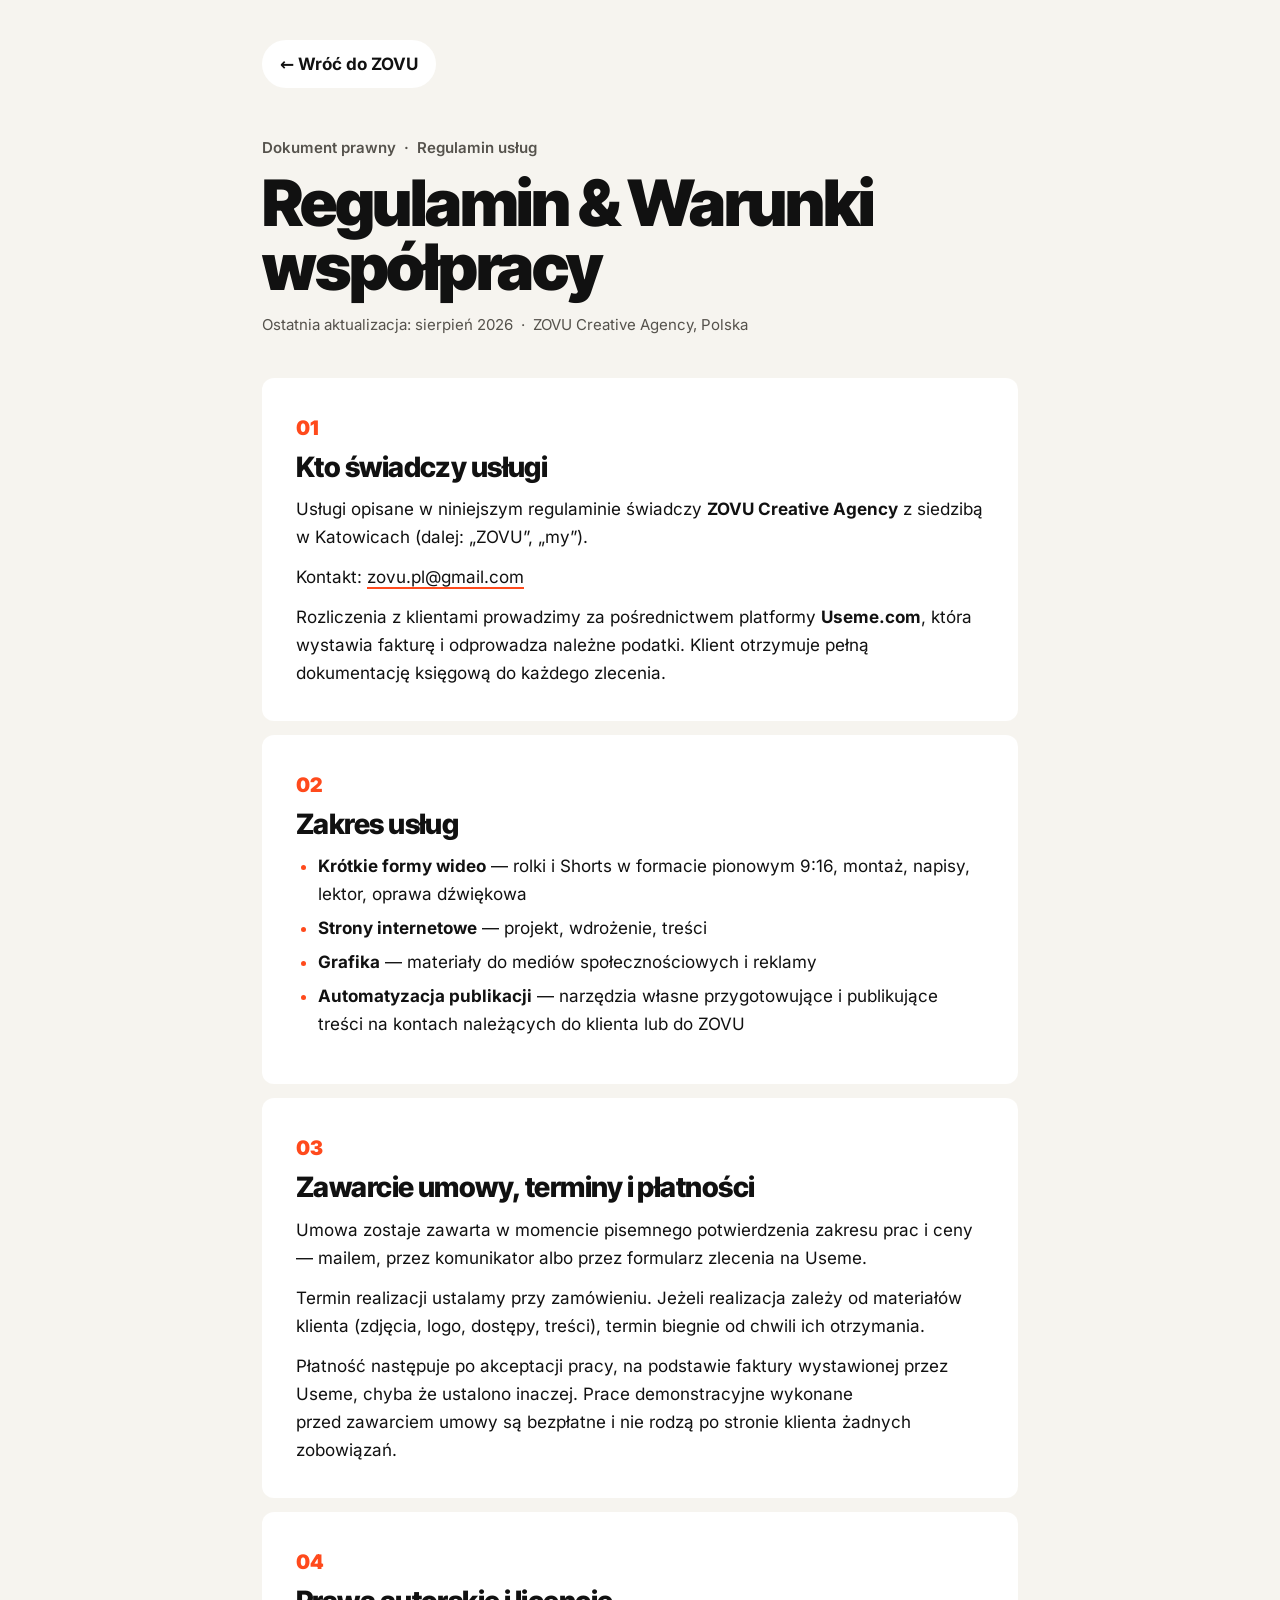
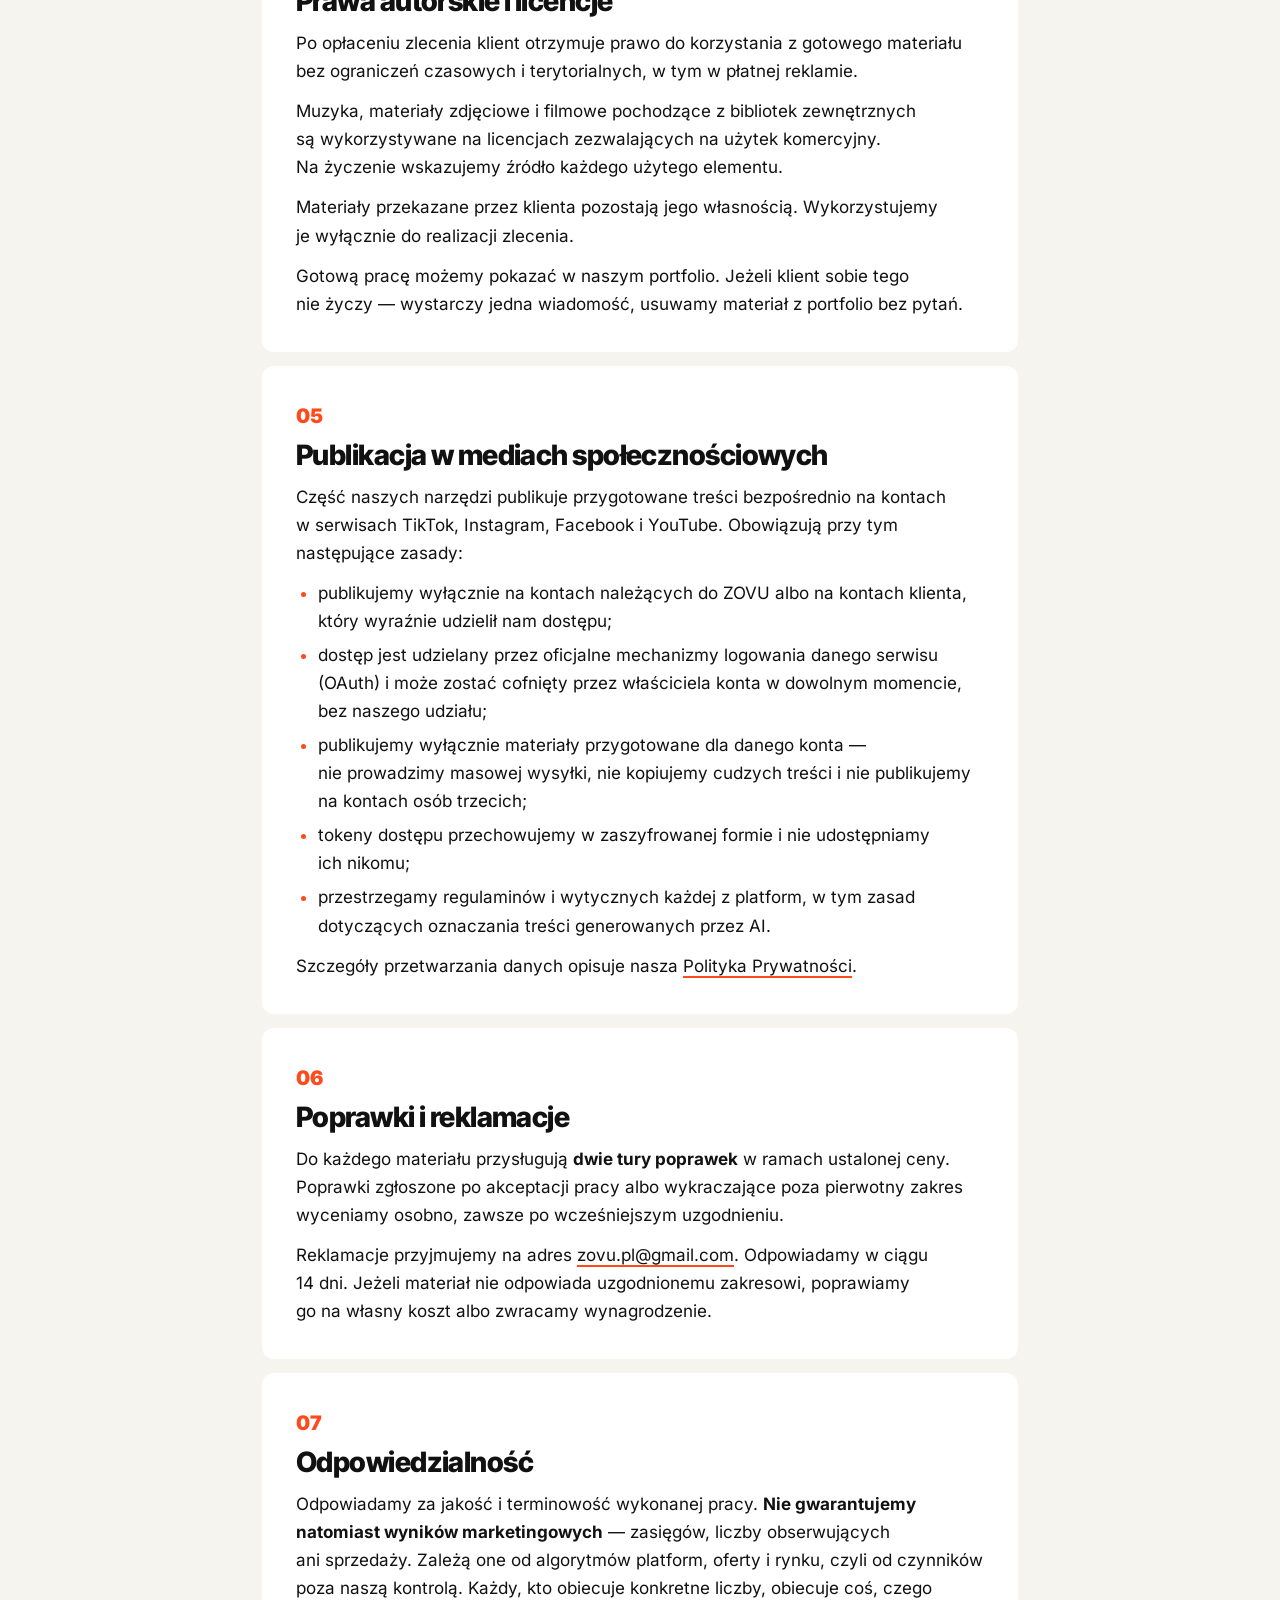
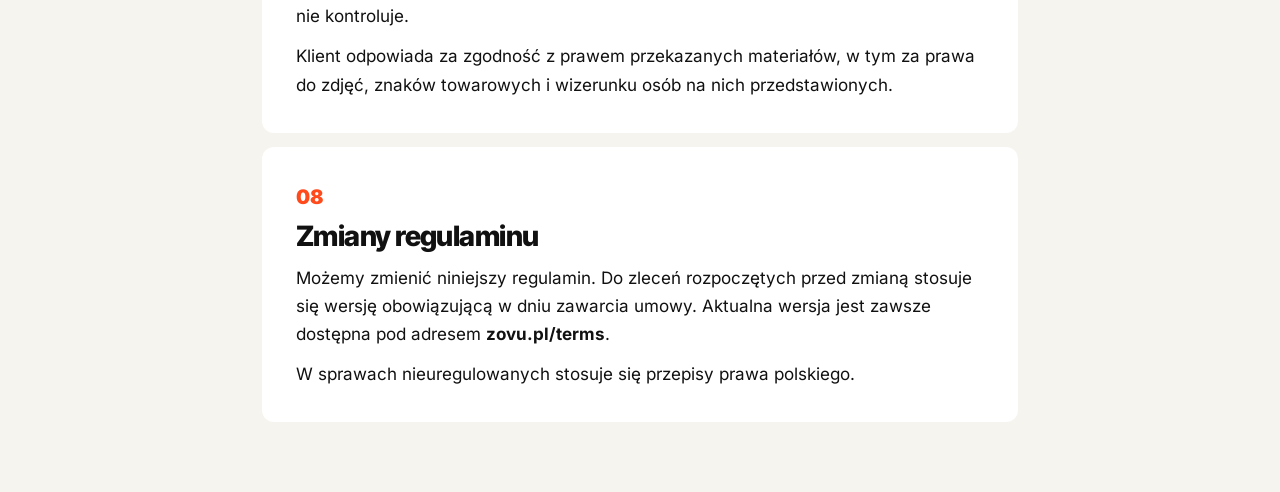
<file: terms/index.html>
<!DOCTYPE html>
<html lang="pl">
<head>
  <meta charset="UTF-8">
  <meta name="viewport" content="width=device-width, initial-scale=1.0">
  <title>Regulamin &amp; Warunki współpracy — ZOVU</title>
  <meta name="description" content="Regulamin i warunki współpracy z ZOVU: zakres prac, terminy, poprawki, prawa do materiałów i płatności.">
  <link rel="canonical" href="https://zovu.pl/terms/">
  <meta property="og:title" content="Regulamin &amp; Warunki współpracy — ZOVU">
  <meta property="og:description" content="Regulamin i warunki współpracy z ZOVU: zakres prac, terminy, poprawki, prawa do materiałów i płatności.">
  <meta property="og:image" content="https://zovu.pl/og-image.jpg">
  <meta property="og:url" content="https://zovu.pl/terms/">
  <style>
    *,*::before,*::after{box-sizing:border-box}
    html{-webkit-text-size-adjust:100%}
    body{margin:0;background:var(--z-bg);color:var(--z-ink);font:400 17px/1.65 Inter,system-ui,sans-serif;-webkit-font-smoothing:antialiased}
    .wrap{max-width:820px;margin:0 auto;padding:40px clamp(16px,4vw,32px) 56px}
    .back-link{display:inline-flex;align-items:center;gap:8px;font-weight:700;text-decoration:none;padding:10px 18px;border-radius:999px;background:var(--z-card)}
    .back-link:hover{color:var(--z-accent)}
    .pp-hero{margin:48px 0 40px}
    .pp-label{font-size:15px;font-weight:600;color:var(--z-muted)}
    .pp-title{font-family:'Inter Tight',Inter,sans-serif;font-weight:900;font-size:clamp(36px,6vw,64px);letter-spacing:-.03em;line-height:1.02;margin:10px 0 14px}
    .pp-meta{color:var(--z-muted);font-size:15px}
    .section{background:var(--z-card);border-radius:12px;padding:clamp(22px,3vw,34px);margin-bottom:14px}
    .section-tag{display:inline-block;font-family:'Inter Tight',Inter,sans-serif;font-weight:900;color:var(--z-accent);font-size:20px;margin-bottom:6px}
    h2{font-family:'Inter Tight',Inter,sans-serif;font-weight:800;font-size:clamp(22px,2.6vw,28px);letter-spacing:-.02em;line-height:1.15;margin:0 0 12px}
    p{margin:0 0 12px}p:last-child{margin-bottom:0}
    strong{font-weight:700}
    ul{margin:0 0 12px;padding-left:22px}li{margin:6px 0}li::marker{color:var(--z-accent)}
    a{color:inherit;text-decoration:underline;text-decoration-thickness:2px;text-underline-offset:4px;text-decoration-color:var(--z-accent)}
    table{width:100%;border-collapse:collapse;font-size:15px;margin:8px 0 12px}
    th,td{text-align:left;padding:10px 12px;border-bottom:1px solid var(--z-line);vertical-align:top}
    th{font-weight:700}
    .divider{height:24px}
    code{font-size:.92em;background:var(--z-bg);padding:2px 6px;border-radius:6px}
    footer{display:flex;flex-wrap:wrap;justify-content:space-between;gap:12px;margin-top:40px;font-size:15px;color:var(--z-muted)}
    .f-links{display:flex;flex-wrap:wrap;gap:8px 20px}.f-links a{text-decoration:none}.f-links a:hover,.f-links a.active{color:var(--z-ink)}
    ::selection{background:var(--z-accent);color:#111}
  </style>
  <link rel="stylesheet" href="/marka.css">
</head>
<body>
<div class="wrap">

  <a href="/" class="back-link">&larr; Wróć do ZOVU</a>

  <div class="pp-hero">
    <div class="pp-label">Dokument prawny &nbsp;·&nbsp; Regulamin usług</div>
    <h1 class="pp-title">Regulamin &amp; Warunki współpracy</h1>
    <p class="pp-meta">Ostatnia aktualizacja: sierpień 2026 &nbsp;·&nbsp; ZOVU Creative Agency, Polska</p>
  </div>

  <div class="section">
    <span class="section-tag">01</span>
    <h2>Kto świadczy usługi</h2>
    <p>Usługi opisane w&nbsp;niniejszym regulaminie świadczy <strong>ZOVU Creative Agency</strong> z&nbsp;siedzibą w&nbsp;Katowicach (dalej: „ZOVU”, „my”).</p>
    <p>Kontakt: <a href="mailto:zovu.pl@gmail.com">zovu.pl@gmail.com</a></p>
    <p>Rozliczenia z&nbsp;klientami prowadzimy za&nbsp;pośrednictwem platformy <strong>Useme.com</strong>, która wystawia fakturę i&nbsp;odprowadza należne podatki. Klient otrzymuje pełną dokumentację księgową do&nbsp;każdego zlecenia.</p>
  </div>

  <div class="section">
    <span class="section-tag">02</span>
    <h2>Zakres usług</h2>
    <ul>
      <li><strong>Krótkie formy wideo</strong> — rolki i&nbsp;Shorts w&nbsp;formacie pionowym 9:16, montaż, napisy, lektor, oprawa dźwiękowa</li>
      <li><strong>Strony internetowe</strong> — projekt, wdrożenie, treści</li>
      <li><strong>Grafika</strong> — materiały do&nbsp;mediów społecznościowych i&nbsp;reklamy</li>
      <li><strong>Automatyzacja publikacji</strong> — narzędzia własne przygotowujące i&nbsp;publikujące treści na&nbsp;kontach należących do&nbsp;klienta lub&nbsp;do&nbsp;ZOVU</li>
    </ul>
  </div>

  <div class="section">
    <span class="section-tag">03</span>
    <h2>Zawarcie umowy, terminy i&nbsp;płatności</h2>
    <p>Umowa zostaje zawarta w&nbsp;momencie pisemnego potwierdzenia zakresu prac i&nbsp;ceny — mailem, przez komunikator albo przez formularz zlecenia na&nbsp;Useme.</p>
    <p>Termin realizacji ustalamy przy&nbsp;zamówieniu. Jeżeli realizacja zależy od&nbsp;materiałów klienta (zdjęcia, logo, dostępy, treści), termin biegnie od&nbsp;chwili ich&nbsp;otrzymania.</p>
    <p>Płatność następuje po&nbsp;akceptacji pracy, na&nbsp;podstawie faktury wystawionej przez Useme, chyba że&nbsp;ustalono inaczej. Prace demonstracyjne wykonane przed&nbsp;zawarciem umowy są&nbsp;bezpłatne i&nbsp;nie&nbsp;rodzą po&nbsp;stronie klienta żadnych zobowiązań.</p>
  </div>

  <div class="section">
    <span class="section-tag">04</span>
    <h2>Prawa autorskie i&nbsp;licencje</h2>
    <p>Po&nbsp;opłaceniu zlecenia klient otrzymuje prawo do&nbsp;korzystania z&nbsp;gotowego materiału bez&nbsp;ograniczeń czasowych i&nbsp;terytorialnych, w&nbsp;tym w&nbsp;płatnej reklamie.</p>
    <p>Muzyka, materiały zdjęciowe i&nbsp;filmowe pochodzące z&nbsp;bibliotek zewnętrznych są&nbsp;wykorzystywane na&nbsp;licencjach zezwalających na&nbsp;użytek komercyjny. Na&nbsp;życzenie wskazujemy źródło każdego użytego elementu.</p>
    <p>Materiały przekazane przez klienta pozostają jego własnością. Wykorzystujemy je&nbsp;wyłącznie do&nbsp;realizacji zlecenia.</p>
    <p>Gotową pracę możemy pokazać w&nbsp;naszym portfolio. Jeżeli klient sobie tego nie&nbsp;życzy — wystarczy jedna wiadomość, usuwamy materiał z&nbsp;portfolio bez&nbsp;pytań.</p>
  </div>

  <div class="section">
    <span class="section-tag">05</span>
    <h2>Publikacja w&nbsp;mediach społecznościowych</h2>
    <p>Część naszych narzędzi publikuje przygotowane treści bezpośrednio na&nbsp;kontach w&nbsp;serwisach TikTok, Instagram, Facebook i&nbsp;YouTube. Obowiązują przy&nbsp;tym następujące zasady:</p>
    <ul>
      <li>publikujemy wyłącznie na&nbsp;kontach należących do&nbsp;ZOVU albo na&nbsp;kontach klienta, który wyraźnie udzielił nam&nbsp;dostępu;</li>
      <li>dostęp jest udzielany przez oficjalne mechanizmy logowania danego serwisu (OAuth) i&nbsp;może zostać cofnięty przez właściciela konta w&nbsp;dowolnym momencie, bez&nbsp;naszego udziału;</li>
      <li>publikujemy wyłącznie materiały przygotowane dla&nbsp;danego konta — nie&nbsp;prowadzimy masowej wysyłki, nie&nbsp;kopiujemy cudzych treści i&nbsp;nie&nbsp;publikujemy na&nbsp;kontach osób trzecich;</li>
      <li>tokeny dostępu przechowujemy w&nbsp;zaszyfrowanej formie i&nbsp;nie&nbsp;udostępniamy ich&nbsp;nikomu;</li>
      <li>przestrzegamy regulaminów i&nbsp;wytycznych każdej z&nbsp;platform, w&nbsp;tym zasad dotyczących oznaczania treści generowanych przez&nbsp;AI.</li>
    </ul>
    <p>Szczegóły przetwarzania danych opisuje nasza <a href="/privacypolicy">Polityka Prywatności</a>.</p>
  </div>

  <div class="section">
    <span class="section-tag">06</span>
    <h2>Poprawki i&nbsp;reklamacje</h2>
    <p>Do&nbsp;każdego materiału przysługują <strong>dwie tury poprawek</strong> w&nbsp;ramach ustalonej ceny. Poprawki zgłoszone po&nbsp;akceptacji pracy albo wykraczające poza&nbsp;pierwotny zakres wyceniamy osobno, zawsze po&nbsp;wcześniejszym uzgodnieniu.</p>
    <p>Reklamacje przyjmujemy na&nbsp;adres <a href="mailto:zovu.pl@gmail.com">zovu.pl@gmail.com</a>. Odpowiadamy w&nbsp;ciągu 14&nbsp;dni. Jeżeli materiał nie&nbsp;odpowiada uzgodnionemu zakresowi, poprawiamy go&nbsp;na&nbsp;własny koszt albo zwracamy wynagrodzenie.</p>
  </div>

  <div class="section">
    <span class="section-tag">07</span>
    <h2>Odpowiedzialność</h2>
    <p>Odpowiadamy za&nbsp;jakość i&nbsp;terminowość wykonanej pracy. <strong>Nie&nbsp;gwarantujemy natomiast wyników marketingowych</strong> — zasięgów, liczby obserwujących ani&nbsp;sprzedaży. Zależą one&nbsp;od&nbsp;algorytmów platform, oferty i&nbsp;rynku, czyli od&nbsp;czynników poza&nbsp;naszą kontrolą. Każdy, kto obiecuje konkretne liczby, obiecuje coś, czego nie&nbsp;kontroluje.</p>
    <p>Klient odpowiada za&nbsp;zgodność z&nbsp;prawem przekazanych materiałów, w&nbsp;tym za&nbsp;prawa do&nbsp;zdjęć, znaków towarowych i&nbsp;wizerunku osób na&nbsp;nich przedstawionych.</p>
  </div>

  <div class="section">
    <span class="section-tag">08</span>
    <h2>Zmiany regulaminu</h2>
    <p>Możemy zmienić niniejszy regulamin. Do&nbsp;zleceń rozpoczętych przed&nbsp;zmianą stosuje się wersję obowiązującą w&nbsp;dniu zawarcia umowy. Aktualna wersja jest zawsze dostępna pod&nbsp;adresem <strong>zovu.pl/terms</strong>.</p>
    <p>W&nbsp;sprawach nieuregulowanych stosuje się przepisy prawa polskiego.</p>
  </div>

</div>
</body>
</html>
</file>
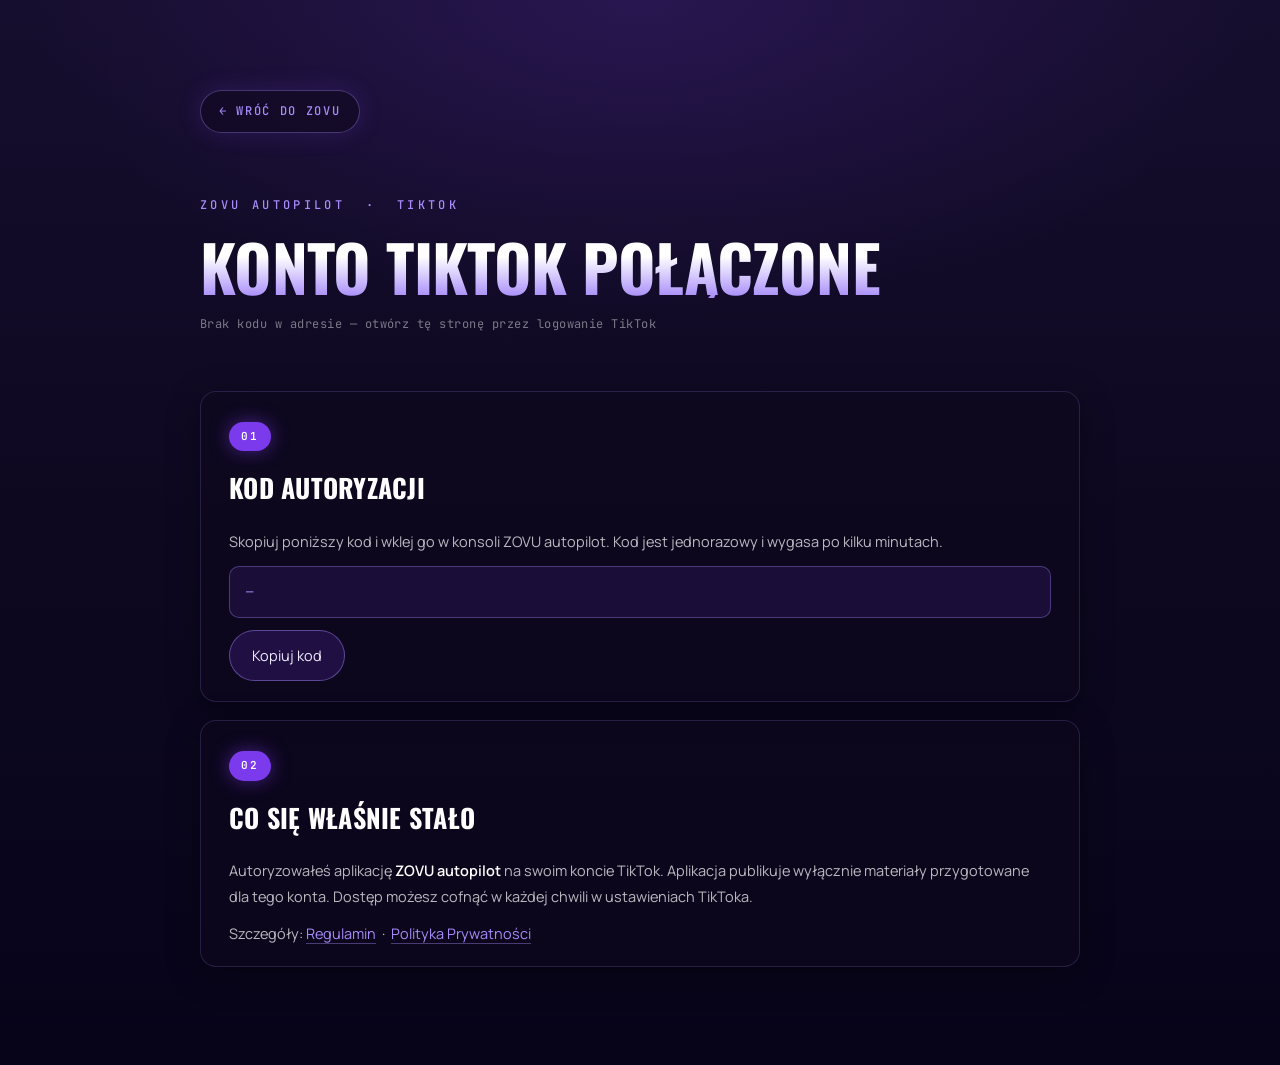
<file: tiktok/callback/index.html>
<!DOCTYPE html>
<html lang="pl">
<head>
  <meta charset="UTF-8">
  <meta name="viewport" content="width=device-width, initial-scale=1.0">
  <title>Połączenie z TikTok — ZOVU</title>
  <link rel="preconnect" href="https://fonts.googleapis.com">
  <link rel="preconnect" href="https://fonts.gstatic.com" crossorigin>
  <link href="https://fonts.googleapis.com/css2?family=Manrope:wght@400;500;600;700&family=Oswald:wght@500;600;700;800&family=JetBrains+Mono:wght@400;500;600&display=swap" rel="stylesheet">
  <style>
    *, *::before, *::after { box-sizing: border-box; margin: 0; padding: 0; }
    :root {
      --accent: #7c3aed;
      --accent-2: #a78bfa;
      --display: 'Oswald', sans-serif;
      --mono: 'JetBrains Mono', monospace;
      --body: 'Manrope', sans-serif;
    }
    html { scroll-behavior: smooth; }
    body {
      font-family: var(--body);
      background:
        radial-gradient(ellipse 80% 50% at 50% 0%, rgba(124,58,237,.18) 0%, transparent 60%),
        linear-gradient(180deg, #160e2e 0%, #0d0820 50%, #07041a 100%);
      color: rgba(255,255,255,.78);
      line-height: 1.75;
      min-height: 100vh;
      padding: 90px clamp(20px, 4vw, 40px) 80px;
    }
    ::selection { background: var(--accent); color: #fff; }
    .wrap { max-width: 880px; margin: 0 auto; }
    .back-link {
      display: inline-flex; align-items: center; gap: 10px;
      font-family: var(--mono); font-size: 12px; font-weight: 500;
      letter-spacing: .14em; text-transform: uppercase;
      color: var(--accent-2); text-decoration: none;
      padding: 10px 18px; border-radius: 100px;
      background: rgba(15,8,30,.55);
      border: 1px solid rgba(167,139,250,.35);
      box-shadow: 0 0 24px rgba(124,58,237,.20);
      margin-bottom: 56px;
      transition: all .3s;
    }
    .back-link:hover {
      border-color: var(--accent);
      color: #fff;
      box-shadow: 0 0 40px rgba(124,58,237,.45);
      transform: translateY(-2px);
    }
    .pp-hero { margin-bottom: 56px; }
    .pp-label {
      display: inline-block;
      font-family: var(--mono); font-size: 12px; font-weight: 500;
      letter-spacing: .28em; text-transform: uppercase;
      color: var(--accent-2);
      margin-bottom: 18px;
    }
    .pp-title {
      font-family: var(--display); font-weight: 700; text-transform: uppercase;
      font-size: clamp(36px, 6vw, 64px); letter-spacing: -0.01em; line-height: 1;
      background: linear-gradient(180deg, #fff 35%, var(--accent-2) 100%);
      -webkit-background-clip: text; background-clip: text; -webkit-text-fill-color: transparent;
      margin-bottom: 16px;
    }
    .pp-meta {
      font-family: var(--mono); font-size: 12px;
      color: rgba(255,255,255,.45); letter-spacing: .04em;
    }
    .section {
      padding: 28px 28px 20px;
      border-radius: 16px;
      background: rgba(15,8,30,.55);
      border: 1px solid rgba(167,139,250,.18);
      box-shadow: 0 8px 32px rgba(0,0,0,.35);
      margin-bottom: 18px;
      transition: border-color .3s, box-shadow .3s;
    }
    .section:hover {
      border-color: rgba(167,139,250,.45);
      box-shadow: 0 14px 50px rgba(124,58,237,.20);
    }
    .section-tag {
      display: inline-block;
      font-family: var(--mono); font-size: 11px; font-weight: 600;
      letter-spacing: .18em; text-transform: uppercase;
      color: #fff; background: var(--accent);
      padding: 5px 12px; border-radius: 100px;
      box-shadow: 0 0 18px rgba(124,58,237,.5);
      margin-bottom: 14px;
    }
    h2 {
      font-family: var(--display); font-weight: 700;
      font-size: clamp(20px, 2.4vw, 26px);
      color: #fff;
      letter-spacing: .01em; text-transform: uppercase;
      margin-bottom: 18px;
    }
    p {
      font-size: 14.5px; color: rgba(255,255,255,.72);
      margin-bottom: 12px; line-height: 1.75;
    }
    p:last-child { margin-bottom: 0; }
    strong { color: #fff; font-weight: 600; }
    ul { padding-left: 22px; margin-bottom: 12px; }
    li {
      font-size: 14.5px; color: rgba(255,255,255,.72);
      margin-bottom: 6px; line-height: 1.7;
    }
    li::marker { color: var(--accent-2); }
    a {
      color: var(--accent-2); text-decoration: none;
      border-bottom: 1px solid rgba(167,139,250,.4);
      transition: color .2s, border-color .2s;
    }
    a:hover { color: #fff; border-bottom-color: #fff; }
    table {
      width: 100%; border-collapse: collapse;
      margin: 18px 0; font-size: 13.5px;
      border-radius: 10px; overflow: hidden;
      border: 1px solid rgba(167,139,250,.18);
    }
    th {
      text-align: left; padding: 12px 16px;
      background: rgba(124,58,237,.18);
      color: #fff; font-weight: 600;
      font-family: var(--mono); font-size: 11px;
      letter-spacing: .14em; text-transform: uppercase;
      border-bottom: 1px solid rgba(167,139,250,.25);
    }
    td {
      padding: 12px 16px;
      color: rgba(255,255,255,.7);
      border-bottom: 1px solid rgba(167,139,250,.10);
      vertical-align: top;
    }
    tr:last-child td { border-bottom: none; }
    tr:hover td { background: rgba(124,58,237,.08); }
    .divider {
      border: none; height: 1px;
      background: linear-gradient(90deg, transparent, rgba(167,139,250,.3), transparent);
      margin: 36px 0;
    }
    code {
      font-family: var(--mono); font-size: 12.5px;
      background: rgba(124,58,237,.15);
      color: var(--accent-2);
      padding: 2px 7px; border-radius: 4px;
      letter-spacing: 0;
    }
    /* Footer */
    footer {
      max-width: 880px;
      margin: 64px auto 0;
      padding: 28px 28px;
      border-top: 1px solid rgba(167,139,250,.20);
      display: flex; justify-content: space-between; align-items: center;
      gap: 20px; flex-wrap: wrap;
    }
    .f-copy {
      font-family: var(--mono); font-size: 11px;
      color: rgba(255,255,255,.45); letter-spacing: .04em;
    }
    .f-links { display: flex; gap: 22px; flex-wrap: wrap; }
    .f-links a {
      font-family: var(--mono); font-size: 11px; font-weight: 500;
      letter-spacing: .14em; text-transform: uppercase;
      color: rgba(255,255,255,.55);
      border-bottom: none;
    }
    .f-links a:hover { color: var(--accent-2); }
    .f-links a.active { color: var(--accent-2); }
    @media (max-width: 600px) {
      body { padding: 60px 16px 60px; }
      .section { padding: 22px 20px; }
      footer { flex-direction: column; text-align: center; }
    }
  </style>
</head>
<body>
<div class="wrap">
  <a href="/" class="back-link">&larr; Wróć do ZOVU</a>
  <div class="pp-hero">
    <div class="pp-label">ZOVU autopilot &nbsp;·&nbsp; TikTok</div>
    <h1 class="pp-title">Konto TikTok połączone</h1>
    <p class="pp-meta" id="stan">Sprawdzam odpowiedź TikToka…</p>
  </div>
  <div class="section">
    <span class="section-tag">01</span>
    <h2>Kod autoryzacji</h2>
    <p>Skopiuj poniższy kod i wklej go w konsoli ZOVU autopilot. Kod jest jednorazowy i wygasa po kilku minutach.</p>
    <p><code id="kod" style="display:block;word-break:break-all;padding:14px 16px;border-radius:10px;background:rgba(124,58,237,.12);border:1px solid rgba(167,139,250,.35)">—</code></p>
    <p><button id="kopiuj" style="cursor:pointer;font:inherit;padding:12px 22px;border-radius:100px;border:1px solid rgba(167,139,250,.45);background:rgba(124,58,237,.18);color:#efeaff">Kopiuj kod</button></p>
  </div>
  <div class="section">
    <span class="section-tag">02</span>
    <h2>Co się właśnie stało</h2>
    <p>Autoryzowałeś aplikację <strong>ZOVU autopilot</strong> na swoim koncie TikTok. Aplikacja publikuje wyłącznie materiały przygotowane dla tego konta. Dostęp możesz cofnąć w każdej chwili w ustawieniach TikToka.</p>
    <p>Szczegóły: <a href="/terms/">Regulamin</a> &nbsp;·&nbsp; <a href="/privacypolicy">Polityka Prywatności</a></p>
  </div>
</div>
<script>
  var p = new URLSearchParams(location.search);
  var kod = p.get('code'), blad = p.get('error');
  var elKod = document.getElementById('kod'), elStan = document.getElementById('stan');
  if (kod) { elKod.textContent = kod; elStan.textContent = 'Autoryzacja zakończona powodzeniem'; }
  else if (blad) { elKod.textContent = '—'; elStan.textContent = 'TikTok odmówił: ' + blad; }
  else { elStan.textContent = 'Brak kodu w adresie — otwórz tę stronę przez logowanie TikTok'; }
  document.getElementById('kopiuj').addEventListener('click', function () {
    if (!kod) return;
    navigator.clipboard.writeText(kod).then(function(){ this.textContent = 'Skopiowano'; }.bind(this));
  });
</script>
</body>
</html>
</file>
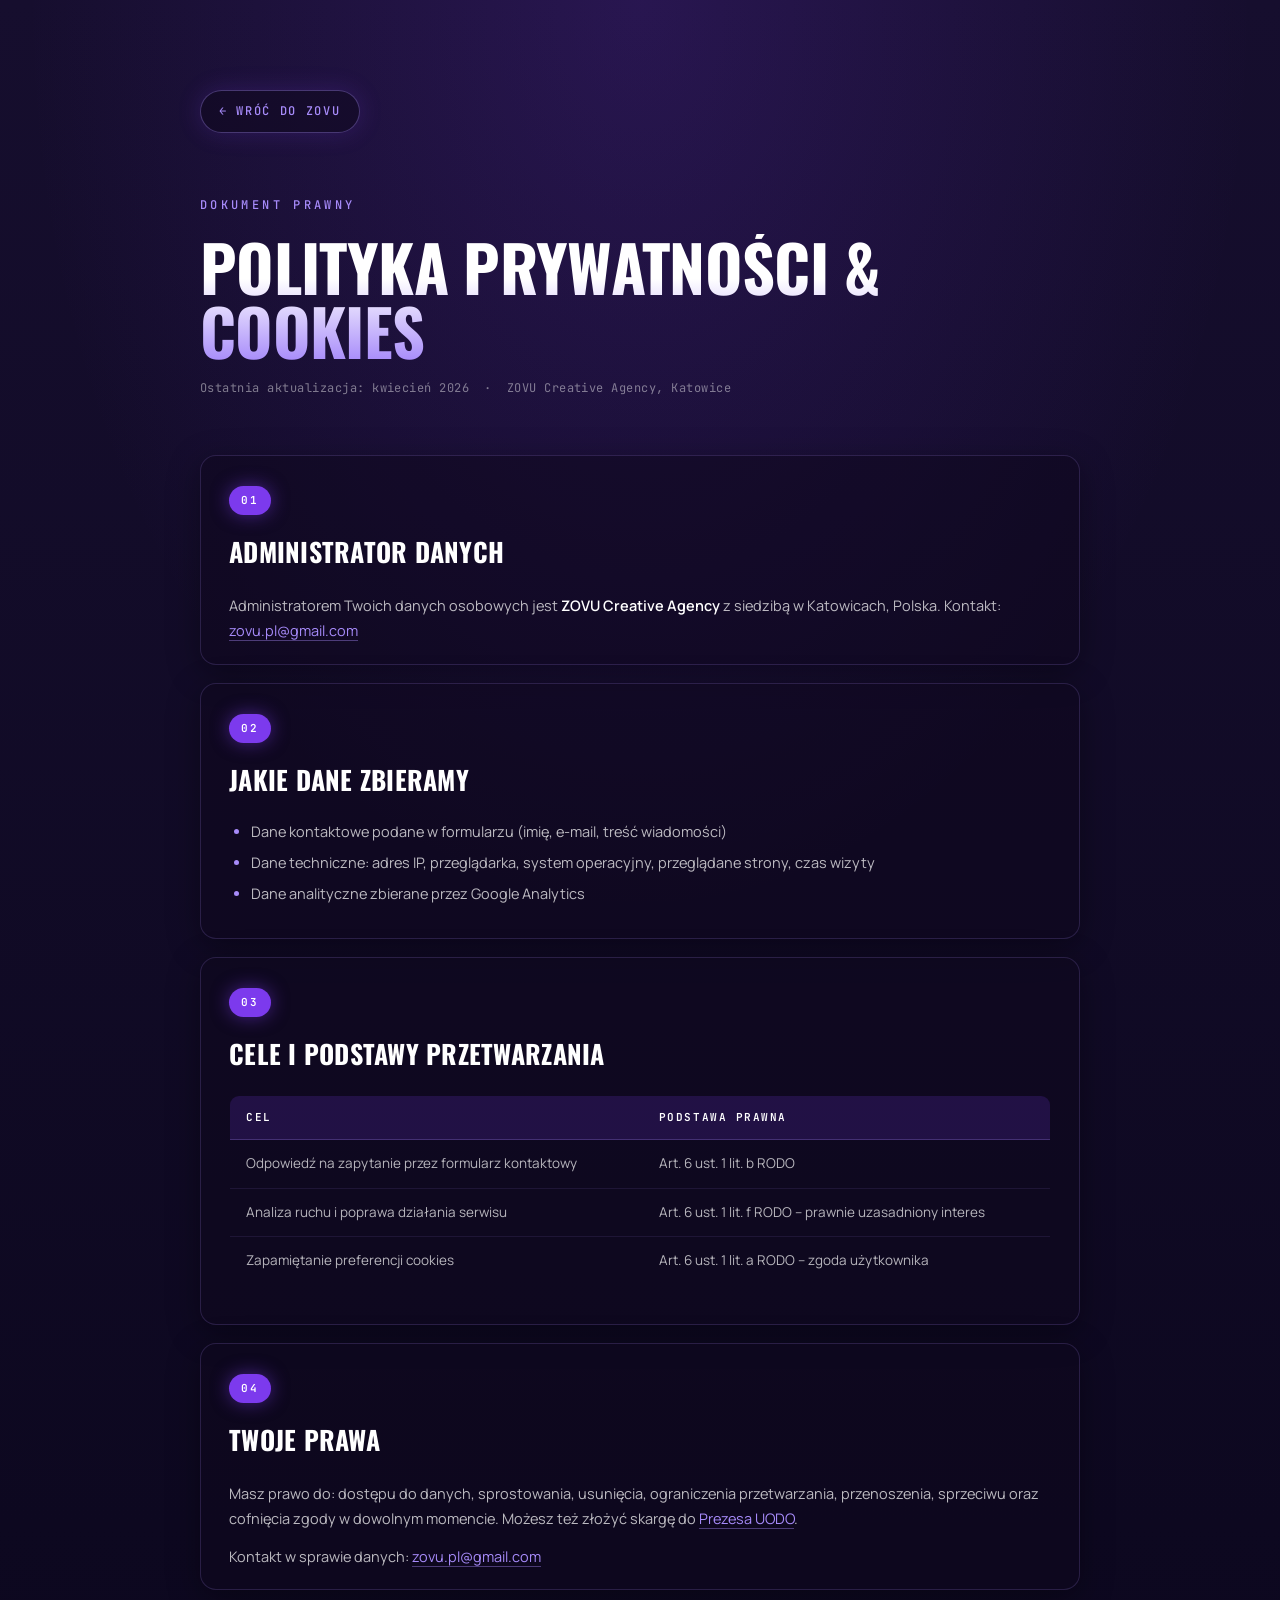
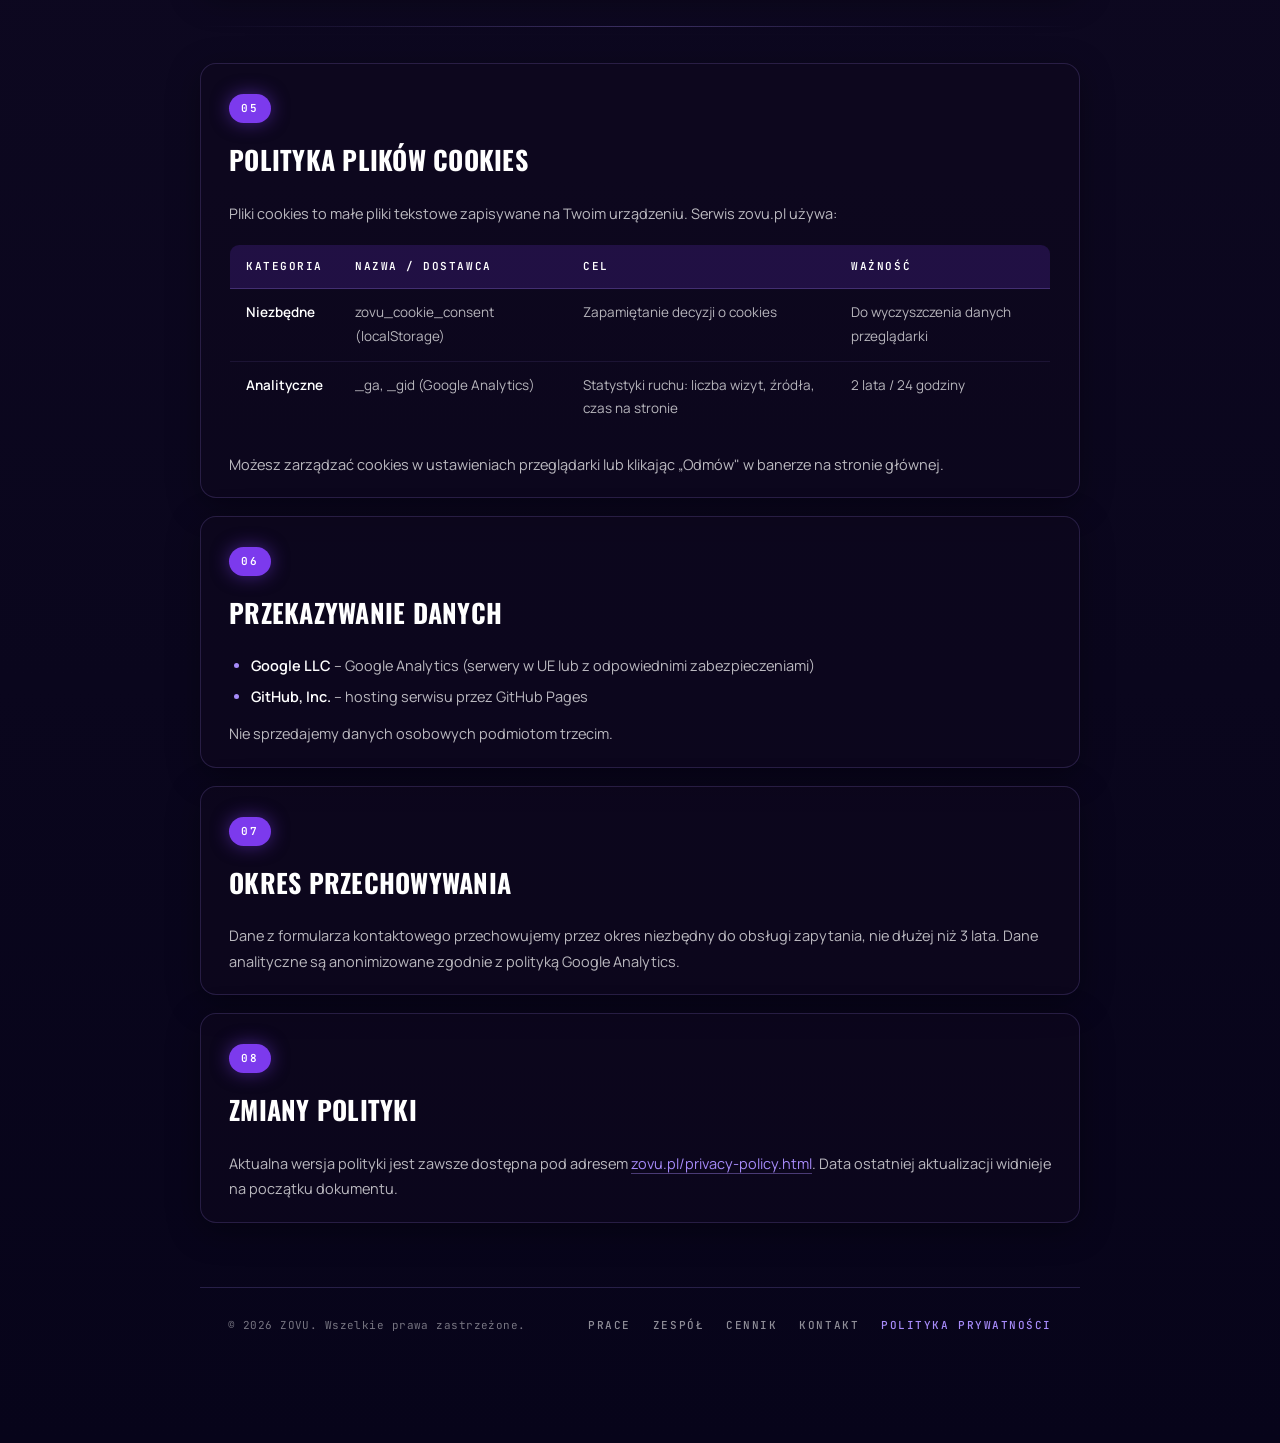
<file: privacy-policy.html>
<!DOCTYPE html>
<html lang="pl">
<head>
  <meta charset="UTF-8">
  <meta name="viewport" content="width=device-width, initial-scale=1.0">
  <title>Polityka Prywatności & Cookies — ZOVU</title>
  <link rel="preconnect" href="https://fonts.googleapis.com">
  <link rel="preconnect" href="https://fonts.gstatic.com" crossorigin>
  <link href="https://fonts.googleapis.com/css2?family=Manrope:wght@400;500;600;700&family=Oswald:wght@500;600;700;800&family=JetBrains+Mono:wght@400;500;600&display=swap" rel="stylesheet">
  <style>
    *, *::before, *::after { box-sizing: border-box; margin: 0; padding: 0; }
    :root {
      --accent: #7c3aed;
      --accent-2: #a78bfa;
      --display: 'Oswald', sans-serif;
      --mono: 'JetBrains Mono', monospace;
      --body: 'Manrope', sans-serif;
    }
    html { scroll-behavior: smooth; }
    body {
      font-family: var(--body);
      background:
        radial-gradient(ellipse 80% 50% at 50% 0%, rgba(124,58,237,.18) 0%, transparent 60%),
        linear-gradient(180deg, #160e2e 0%, #0d0820 50%, #07041a 100%);
      color: rgba(255,255,255,.78);
      line-height: 1.75;
      min-height: 100vh;
      padding: 90px clamp(20px, 4vw, 40px) 80px;
    }
    ::selection { background: var(--accent); color: #fff; }
    .wrap { max-width: 880px; margin: 0 auto; }
    .back-link {
      display: inline-flex; align-items: center; gap: 10px;
      font-family: var(--mono); font-size: 12px; font-weight: 500;
      letter-spacing: .14em; text-transform: uppercase;
      color: var(--accent-2); text-decoration: none;
      padding: 10px 18px; border-radius: 100px;
      background: rgba(15,8,30,.55);
      border: 1px solid rgba(167,139,250,.35);
      box-shadow: 0 0 24px rgba(124,58,237,.20);
      margin-bottom: 56px;
      transition: all .3s;
    }
    .back-link:hover {
      border-color: var(--accent);
      color: #fff;
      box-shadow: 0 0 40px rgba(124,58,237,.45);
      transform: translateY(-2px);
    }
    .pp-hero { margin-bottom: 56px; }
    .pp-label {
      display: inline-block;
      font-family: var(--mono); font-size: 12px; font-weight: 500;
      letter-spacing: .28em; text-transform: uppercase;
      color: var(--accent-2);
      margin-bottom: 18px;
    }
    .pp-title {
      font-family: var(--display); font-weight: 700; text-transform: uppercase;
      font-size: clamp(36px, 6vw, 64px); letter-spacing: -0.01em; line-height: 1;
      background: linear-gradient(180deg, #fff 35%, var(--accent-2) 100%);
      -webkit-background-clip: text; background-clip: text; -webkit-text-fill-color: transparent;
      margin-bottom: 16px;
    }
    .pp-meta {
      font-family: var(--mono); font-size: 12px;
      color: rgba(255,255,255,.45); letter-spacing: .04em;
    }
    .section {
      padding: 28px 28px 20px;
      border-radius: 16px;
      background: rgba(15,8,30,.55);
      border: 1px solid rgba(167,139,250,.18);
      box-shadow: 0 8px 32px rgba(0,0,0,.35);
      margin-bottom: 18px;
      transition: border-color .3s, box-shadow .3s;
    }
    .section:hover {
      border-color: rgba(167,139,250,.45);
      box-shadow: 0 14px 50px rgba(124,58,237,.20);
    }
    .section-tag {
      display: inline-block;
      font-family: var(--mono); font-size: 11px; font-weight: 600;
      letter-spacing: .18em; text-transform: uppercase;
      color: #fff; background: var(--accent);
      padding: 5px 12px; border-radius: 100px;
      box-shadow: 0 0 18px rgba(124,58,237,.5);
      margin-bottom: 14px;
    }
    h2 {
      font-family: var(--display); font-weight: 700;
      font-size: clamp(20px, 2.4vw, 26px);
      color: #fff;
      letter-spacing: .01em; text-transform: uppercase;
      margin-bottom: 18px;
    }
    p {
      font-size: 14.5px; color: rgba(255,255,255,.72);
      margin-bottom: 12px; line-height: 1.75;
    }
    p:last-child { margin-bottom: 0; }
    strong { color: #fff; font-weight: 600; }
    ul { padding-left: 22px; margin-bottom: 12px; }
    li {
      font-size: 14.5px; color: rgba(255,255,255,.72);
      margin-bottom: 6px; line-height: 1.7;
    }
    li::marker { color: var(--accent-2); }
    a {
      color: var(--accent-2); text-decoration: none;
      border-bottom: 1px solid rgba(167,139,250,.4);
      transition: color .2s, border-color .2s;
    }
    a:hover { color: #fff; border-bottom-color: #fff; }
    table {
      width: 100%; border-collapse: collapse;
      margin: 18px 0; font-size: 13.5px;
      border-radius: 10px; overflow: hidden;
      border: 1px solid rgba(167,139,250,.18);
    }
    th {
      text-align: left; padding: 12px 16px;
      background: rgba(124,58,237,.18);
      color: #fff; font-weight: 600;
      font-family: var(--mono); font-size: 11px;
      letter-spacing: .14em; text-transform: uppercase;
      border-bottom: 1px solid rgba(167,139,250,.25);
    }
    td {
      padding: 12px 16px;
      color: rgba(255,255,255,.7);
      border-bottom: 1px solid rgba(167,139,250,.10);
      vertical-align: top;
    }
    tr:last-child td { border-bottom: none; }
    tr:hover td { background: rgba(124,58,237,.08); }
    .divider {
      border: none; height: 1px;
      background: linear-gradient(90deg, transparent, rgba(167,139,250,.3), transparent);
      margin: 36px 0;
    }
    /* Footer */
    footer {
      max-width: 880px;
      margin: 64px auto 0;
      padding: 28px 28px;
      border-top: 1px solid rgba(167,139,250,.20);
      display: flex; justify-content: space-between; align-items: center;
      gap: 20px; flex-wrap: wrap;
    }
    .f-copy {
      font-family: var(--mono); font-size: 11px;
      color: rgba(255,255,255,.45); letter-spacing: .04em;
    }
    .f-links { display: flex; gap: 22px; flex-wrap: wrap; }
    .f-links a {
      font-family: var(--mono); font-size: 11px; font-weight: 500;
      letter-spacing: .14em; text-transform: uppercase;
      color: rgba(255,255,255,.55);
      border-bottom: none;
    }
    .f-links a:hover { color: var(--accent-2); }
    .f-links a.active { color: var(--accent-2); }
    @media (max-width: 600px) {
      body { padding: 60px 16px 60px; }
      .section { padding: 22px 20px; }
      footer { flex-direction: column; text-align: center; }
    }
  </style>
</head>
<body>
<div class="wrap">

  <a href="index.html" class="back-link">&larr; Wróć do ZOVU</a>

  <div class="pp-hero">
    <div class="pp-label">Dokument prawny</div>
    <h1 class="pp-title">Polityka Prywatności &amp; Cookies</h1>
    <p class="pp-meta">Ostatnia aktualizacja: kwiecień 2026 &nbsp;·&nbsp; ZOVU Creative Agency, Katowice</p>
  </div>

  <div class="section">
    <span class="section-tag">01</span>
    <h2>Administrator danych</h2>
    <p>Administratorem Twoich danych osobowych jest <strong>ZOVU Creative Agency</strong> z siedzibą w Katowicach, Polska. Kontakt: <a href="mailto:zovu.pl@gmail.com">zovu.pl@gmail.com</a></p>
  </div>

  <div class="section">
    <span class="section-tag">02</span>
    <h2>Jakie dane zbieramy</h2>
    <ul>
      <li>Dane kontaktowe podane w formularzu (imię, e-mail, treść wiadomości)</li>
      <li>Dane techniczne: adres IP, przeglądarka, system operacyjny, przeglądane strony, czas wizyty</li>
      <li>Dane analityczne zbierane przez Google Analytics</li>
    </ul>
  </div>

  <div class="section">
    <span class="section-tag">03</span>
    <h2>Cele i podstawy przetwarzania</h2>
    <table>
      <tr><th>Cel</th><th>Podstawa prawna</th></tr>
      <tr>
        <td>Odpowiedź na zapytanie przez formularz kontaktowy</td>
        <td>Art. 6 ust. 1 lit. b RODO</td>
      </tr>
      <tr>
        <td>Analiza ruchu i poprawa działania serwisu</td>
        <td>Art. 6 ust. 1 lit. f RODO – prawnie uzasadniony interes</td>
      </tr>
      <tr>
        <td>Zapamiętanie preferencji cookies</td>
        <td>Art. 6 ust. 1 lit. a RODO – zgoda użytkownika</td>
      </tr>
    </table>
  </div>

  <div class="section">
    <span class="section-tag">04</span>
    <h2>Twoje prawa</h2>
    <p>Masz prawo do: dostępu do danych, sprostowania, usunięcia, ograniczenia przetwarzania, przenoszenia, sprzeciwu oraz cofnięcia zgody w dowolnym momencie. Możesz też złożyć skargę do <a href="https://uodo.gov.pl" target="_blank" rel="noopener">Prezesa UODO</a>.</p>
    <p>Kontakt w sprawie danych: <a href="mailto:zovu.pl@gmail.com">zovu.pl@gmail.com</a></p>
  </div>

  <hr class="divider">

  <div class="section">
    <span class="section-tag">05</span>
    <h2>Polityka plików cookies</h2>
    <p>Pliki cookies to małe pliki tekstowe zapisywane na Twoim urządzeniu. Serwis zovu.pl używa:</p>
    <table>
      <tr><th>Kategoria</th><th>Nazwa / dostawca</th><th>Cel</th><th>Ważność</th></tr>
      <tr>
        <td><strong>Niezbędne</strong></td>
        <td>zovu_cookie_consent (localStorage)</td>
        <td>Zapamiętanie decyzji o cookies</td>
        <td>Do wyczyszczenia danych przeglądarki</td>
      </tr>
      <tr>
        <td><strong>Analityczne</strong></td>
        <td>_ga, _gid (Google Analytics)</td>
        <td>Statystyki ruchu: liczba wizyt, źródła, czas na stronie</td>
        <td>2 lata / 24 godziny</td>
      </tr>
    </table>
    <p>Możesz zarządzać cookies w ustawieniach przeglądarki lub klikając „Odmów" w banerze na stronie głównej.</p>
  </div>

  <div class="section">
    <span class="section-tag">06</span>
    <h2>Przekazywanie danych</h2>
    <ul>
      <li><strong>Google LLC</strong> – Google Analytics (serwery w UE lub z odpowiednimi zabezpieczeniami)</li>
      <li><strong>GitHub, Inc.</strong> – hosting serwisu przez GitHub Pages</li>
    </ul>
    <p>Nie sprzedajemy danych osobowych podmiotom trzecim.</p>
  </div>

  <div class="section">
    <span class="section-tag">07</span>
    <h2>Okres przechowywania</h2>
    <p>Dane z formularza kontaktowego przechowujemy przez okres niezbędny do obsługi zapytania, nie dłużej niż 3 lata. Dane analityczne są anonimizowane zgodnie z polityką Google Analytics.</p>
  </div>

  <div class="section">
    <span class="section-tag">08</span>
    <h2>Zmiany polityki</h2>
    <p>Aktualna wersja polityki jest zawsze dostępna pod adresem <a href="https://zovu.pl/privacy-policy.html">zovu.pl/privacy-policy.html</a>. Data ostatniej aktualizacji widnieje na początku dokumentu.</p>
  </div>

</div>

<footer>
  <div class="f-copy">© 2026 ZOVU. Wszelkie prawa zastrzeżone.</div>
  <div class="f-links">
    <a href="index.html#portfolio">Prace</a>
    <a href="index.html#team">Zespół</a>
    <a href="index.html#pricing">Cennik</a>
    <a href="index.html#contact">Kontakt</a>
    <a href="privacy-policy.html" class="active">Polityka prywatności</a>
  </div>
</footer>

</body>
</html>
</file>
<file: marka.css>
/* ZOVU 2026: wspólny system marki dla podstron (autopilot, dla-agencji, 404).
   Ładowany PO własnym <style> strony i nadpisuje stare fioletowe kolory i fonty.
   Strona główna ma te same tokeny wbudowane w swój kod (_narzedzia/buduj-strone.mjs). */
@font-face{font-family:'Inter Tight';font-style:normal;font-weight:800 900;font-display:swap;src:url(/fonts/intertight-latin.woff2) format('woff2');unicode-range:U+0000-00FF,U+0131,U+0152-0153,U+02BB-02BC,U+02C6,U+02DA,U+02DC,U+0304,U+0308,U+0329,U+2000-206F,U+20AC,U+2122,U+2191,U+2193,U+2212,U+2215,U+FEFF,U+FFFD}
@font-face{font-family:'Inter Tight';font-style:normal;font-weight:800 900;font-display:swap;src:url(/fonts/intertight-pl.woff2) format('woff2');unicode-range:U+0104-0107,U+0118-0119,U+0141-0144,U+015A-015B,U+0179-017C}
@font-face{font-family:'Inter';font-style:normal;font-weight:400 700;font-display:swap;src:url(/fonts/inter-latin.woff2) format('woff2');unicode-range:U+0000-00FF,U+0131,U+0152-0153,U+02BB-02BC,U+02C6,U+02DA,U+02DC,U+0304,U+0308,U+0329,U+2000-206F,U+20AC,U+2122,U+2191,U+2193,U+2212,U+2215,U+FEFF,U+FFFD}
@font-face{font-family:'Inter';font-style:normal;font-weight:400 700;font-display:swap;src:url(/fonts/inter-pl.woff2) format('woff2');unicode-range:U+0104-0107,U+0118-0119,U+0141-0144,U+015A-015B,U+0179-017C}

:root{
  --z-bg:#f6f4ef;--z-card:#fff;--z-ink:#111;--z-muted:#55524c;--z-accent:#ff4a1c;--z-line:rgba(17,17,17,.1);
  /* stare nazwy zmiennych z podstron */
  --bg:var(--z-bg);--panel:var(--z-card);--line:var(--z-line);--txt:var(--z-ink);--dim:var(--z-muted);--acc:var(--z-accent);--acc2:var(--z-accent);
  --akcent:var(--z-accent);--tekst:var(--z-ink);--cichy:var(--z-muted);
  color-scheme:light dark;
}
@media (prefers-color-scheme:dark){
  :root{--z-bg:#111;--z-card:#1c1c1b;--z-ink:#f6f4ef;--z-muted:#b4b0a8;--z-line:rgba(246,244,239,.12)}
}
html body{background:var(--z-bg)!important;background-image:none!important;color:var(--z-ink);font-family:Inter,system-ui,-apple-system,"Segoe UI",Roboto,Arial,sans-serif!important;font-size:17px}
body::before,body::after{display:none!important;content:none!important}
h1,h2,h3,.ow,.logo,.big,.amt,.stat .v,.step .n,.kod,.num{font-family:'Inter Tight',Inter,system-ui,sans-serif!important;font-weight:800!important;letter-spacing:-.02em!important;text-transform:none!important}
h1{background:none!important;-webkit-background-clip:border-box!important;background-clip:border-box!important;color:var(--z-ink)!important;-webkit-text-fill-color:currentColor!important;font-weight:900!important;letter-spacing:-.035em!important;line-height:1!important}
.eyebrow,.lbl,.kicker{color:var(--z-muted)!important;font-family:Inter,system-ui,sans-serif!important;letter-spacing:0!important;text-transform:none!important;font-size:15px!important;font-weight:600}
.eyebrow::before{display:none!important}
nav,.nav,header nav{background:var(--z-bg)!important;backdrop-filter:none!important;-webkit-backdrop-filter:none!important;border-bottom:0!important}
.logo{display:inline-flex;align-items:center;gap:10px;font-size:22px!important;color:var(--z-ink)!important;text-decoration:none}
.logo span{color:inherit!important}
.logo img{width:28px;height:28px}
.card,.shot,.reel,.work,.pricebox,.cta,.prow,.step,.q,.stat,.dl{background:var(--z-card)!important;box-shadow:none!important;border-color:var(--z-line)!important}
.shot:hover,.reel:hover,.work:hover{border-color:var(--z-accent)!important}
.card h3,.big,.q h3,.prow .amt,.stat .v,strong,b{color:var(--z-ink)!important}
.lead,.sub,.note,.card p,p{color:var(--z-ink)}
.btn-p,a.btn.glowny{background:var(--z-accent)!important;color:#111!important;box-shadow:none!important;font-weight:700}
.btn-p:hover,a.btn.glowny:hover{background:#ff6a42!important;box-shadow:none!important}
.btn-s,.navcta,.dl{color:var(--z-ink)!important;border-color:var(--z-line)!important;background:transparent!important}
.btn-s:hover,.navcta:hover,.dl:hover{border-color:var(--z-ink)!important;background:transparent!important}
.btn,.navcta{letter-spacing:0!important;text-transform:none!important;font-family:Inter,system-ui,sans-serif!important;font-weight:700}
a{color:inherit}
::selection{background:var(--z-accent);color:#111}
:focus-visible{outline:3px solid var(--z-accent);outline-offset:3px}
img.logo{display:block!important}
section{border-top:0!important}
</file>
